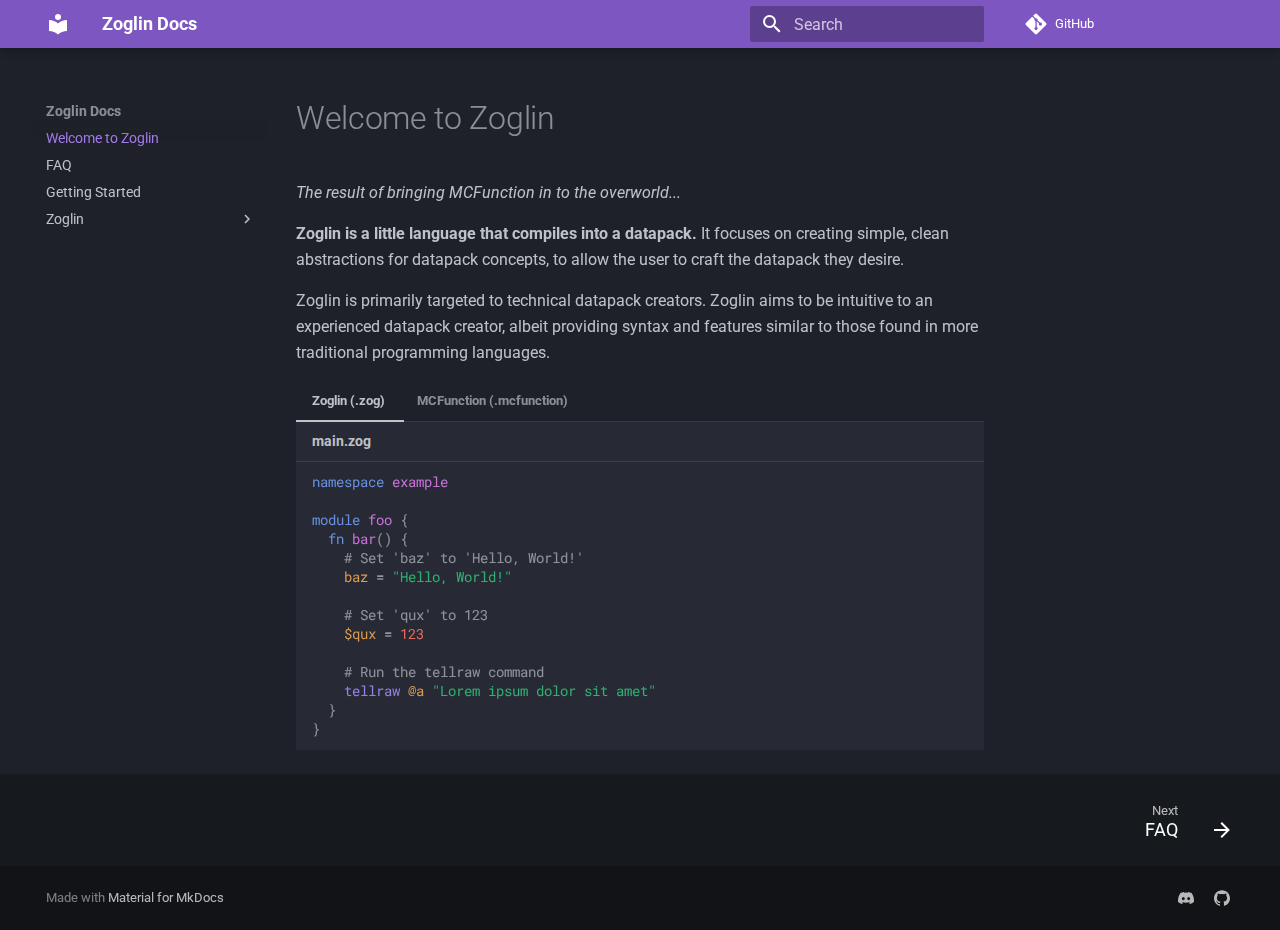
<file: index.html>
<!doctype html>
<html lang="en" class="no-js">
  <head>
    
      <meta charset="utf-8">
      <meta name="viewport" content="width=device-width,initial-scale=1">
      
      
      
        <link rel="canonical" href="https://zoglin.dev/">
      
      
      
        <link rel="next" href="faq/">
      
      
      <link rel="icon" href="assets/images/favicon.png">
      <meta name="generator" content="mkdocs-1.6.1, mkdocs-material-9.5.43">
    
    
      
        <title>Zoglin Docs</title>
      
    
    
      <link rel="stylesheet" href="assets/stylesheets/main.0253249f.min.css">
      
        
        <link rel="stylesheet" href="assets/stylesheets/palette.06af60db.min.css">
      
      


    
    
      
    
    
      
        
        
        <link rel="preconnect" href="https://fonts.gstatic.com" crossorigin>
        <link rel="stylesheet" href="https://fonts.googleapis.com/css?family=Roboto:300,300i,400,400i,700,700i%7CRoboto+Mono:400,400i,700,700i&display=fallback">
        <style>:root{--md-text-font:"Roboto";--md-code-font:"Roboto Mono"}</style>
      
    
    
      <link rel="stylesheet" href="stylesheets/extra.css">
    
    <script>__md_scope=new URL(".",location),__md_hash=e=>[...e].reduce(((e,_)=>(e<<5)-e+_.charCodeAt(0)),0),__md_get=(e,_=localStorage,t=__md_scope)=>JSON.parse(_.getItem(t.pathname+"."+e)),__md_set=(e,_,t=localStorage,a=__md_scope)=>{try{t.setItem(a.pathname+"."+e,JSON.stringify(_))}catch(e){}}</script>
    
      

    
    
    
  </head>
  
  
    
    
    
    
    
    <body dir="ltr" data-md-color-scheme="slate" data-md-color-primary="deep-purple" data-md-color-accent="purple">
  
    
    <input class="md-toggle" data-md-toggle="drawer" type="checkbox" id="__drawer" autocomplete="off">
    <input class="md-toggle" data-md-toggle="search" type="checkbox" id="__search" autocomplete="off">
    <label class="md-overlay" for="__drawer"></label>
    <div data-md-component="skip">
      
        
        <a href="#welcome-to-zoglin" class="md-skip">
          Skip to content
        </a>
      
    </div>
    <div data-md-component="announce">
      
    </div>
    
    
      

  

<header class="md-header md-header--shadow" data-md-component="header">
  <nav class="md-header__inner md-grid" aria-label="Header">
    <a href="." title="Zoglin Docs" class="md-header__button md-logo" aria-label="Zoglin Docs" data-md-component="logo">
      
  
  <svg xmlns="http://www.w3.org/2000/svg" viewBox="0 0 24 24"><path d="M12 8a3 3 0 0 0 3-3 3 3 0 0 0-3-3 3 3 0 0 0-3 3 3 3 0 0 0 3 3m0 3.54C9.64 9.35 6.5 8 3 8v11c3.5 0 6.64 1.35 9 3.54 2.36-2.19 5.5-3.54 9-3.54V8c-3.5 0-6.64 1.35-9 3.54"/></svg>

    </a>
    <label class="md-header__button md-icon" for="__drawer">
      
      <svg xmlns="http://www.w3.org/2000/svg" viewBox="0 0 24 24"><path d="M3 6h18v2H3zm0 5h18v2H3zm0 5h18v2H3z"/></svg>
    </label>
    <div class="md-header__title" data-md-component="header-title">
      <div class="md-header__ellipsis">
        <div class="md-header__topic">
          <span class="md-ellipsis">
            Zoglin Docs
          </span>
        </div>
        <div class="md-header__topic" data-md-component="header-topic">
          <span class="md-ellipsis">
            
              Welcome to Zoglin
            
          </span>
        </div>
      </div>
    </div>
    
      
    
    
    
    
      <label class="md-header__button md-icon" for="__search">
        
        <svg xmlns="http://www.w3.org/2000/svg" viewBox="0 0 24 24"><path d="M9.5 3A6.5 6.5 0 0 1 16 9.5c0 1.61-.59 3.09-1.56 4.23l.27.27h.79l5 5-1.5 1.5-5-5v-.79l-.27-.27A6.52 6.52 0 0 1 9.5 16 6.5 6.5 0 0 1 3 9.5 6.5 6.5 0 0 1 9.5 3m0 2C7 5 5 7 5 9.5S7 14 9.5 14 14 12 14 9.5 12 5 9.5 5"/></svg>
      </label>
      <div class="md-search" data-md-component="search" role="dialog">
  <label class="md-search__overlay" for="__search"></label>
  <div class="md-search__inner" role="search">
    <form class="md-search__form" name="search">
      <input type="text" class="md-search__input" name="query" aria-label="Search" placeholder="Search" autocapitalize="off" autocorrect="off" autocomplete="off" spellcheck="false" data-md-component="search-query" required>
      <label class="md-search__icon md-icon" for="__search">
        
        <svg xmlns="http://www.w3.org/2000/svg" viewBox="0 0 24 24"><path d="M9.5 3A6.5 6.5 0 0 1 16 9.5c0 1.61-.59 3.09-1.56 4.23l.27.27h.79l5 5-1.5 1.5-5-5v-.79l-.27-.27A6.52 6.52 0 0 1 9.5 16 6.5 6.5 0 0 1 3 9.5 6.5 6.5 0 0 1 9.5 3m0 2C7 5 5 7 5 9.5S7 14 9.5 14 14 12 14 9.5 12 5 9.5 5"/></svg>
        
        <svg xmlns="http://www.w3.org/2000/svg" viewBox="0 0 24 24"><path d="M20 11v2H8l5.5 5.5-1.42 1.42L4.16 12l7.92-7.92L13.5 5.5 8 11z"/></svg>
      </label>
      <nav class="md-search__options" aria-label="Search">
        
        <button type="reset" class="md-search__icon md-icon" title="Clear" aria-label="Clear" tabindex="-1">
          
          <svg xmlns="http://www.w3.org/2000/svg" viewBox="0 0 24 24"><path d="M19 6.41 17.59 5 12 10.59 6.41 5 5 6.41 10.59 12 5 17.59 6.41 19 12 13.41 17.59 19 19 17.59 13.41 12z"/></svg>
        </button>
      </nav>
      
    </form>
    <div class="md-search__output">
      <div class="md-search__scrollwrap" tabindex="0" data-md-scrollfix>
        <div class="md-search-result" data-md-component="search-result">
          <div class="md-search-result__meta">
            Initializing search
          </div>
          <ol class="md-search-result__list" role="presentation"></ol>
        </div>
      </div>
    </div>
  </div>
</div>
    
    
      <div class="md-header__source">
        <a href="https://github.com/GMDU/zoglin/" title="Go to repository" class="md-source" data-md-component="source">
  <div class="md-source__icon md-icon">
    
    <svg xmlns="http://www.w3.org/2000/svg" viewBox="0 0 448 512"><!--! Font Awesome Free 6.6.0 by @fontawesome - https://fontawesome.com License - https://fontawesome.com/license/free (Icons: CC BY 4.0, Fonts: SIL OFL 1.1, Code: MIT License) Copyright 2024 Fonticons, Inc.--><path d="M439.55 236.05 244 40.45a28.87 28.87 0 0 0-40.81 0l-40.66 40.63 51.52 51.52c27.06-9.14 52.68 16.77 43.39 43.68l49.66 49.66c34.23-11.8 61.18 31 35.47 56.69-26.49 26.49-70.21-2.87-56-37.34L240.22 199v121.85c25.3 12.54 22.26 41.85 9.08 55a34.34 34.34 0 0 1-48.55 0c-17.57-17.6-11.07-46.91 11.25-56v-123c-20.8-8.51-24.6-30.74-18.64-45L142.57 101 8.45 235.14a28.86 28.86 0 0 0 0 40.81l195.61 195.6a28.86 28.86 0 0 0 40.8 0l194.69-194.69a28.86 28.86 0 0 0 0-40.81"/></svg>
  </div>
  <div class="md-source__repository">
    GitHub
  </div>
</a>
      </div>
    
  </nav>
  
</header>
    
    <div class="md-container" data-md-component="container">
      
      
        
          
        
      
      <main class="md-main" data-md-component="main">
        <div class="md-main__inner md-grid">
          
            
              
              <div class="md-sidebar md-sidebar--primary" data-md-component="sidebar" data-md-type="navigation" >
                <div class="md-sidebar__scrollwrap">
                  <div class="md-sidebar__inner">
                    



<nav class="md-nav md-nav--primary" aria-label="Navigation" data-md-level="0">
  <label class="md-nav__title" for="__drawer">
    <a href="." title="Zoglin Docs" class="md-nav__button md-logo" aria-label="Zoglin Docs" data-md-component="logo">
      
  
  <svg xmlns="http://www.w3.org/2000/svg" viewBox="0 0 24 24"><path d="M12 8a3 3 0 0 0 3-3 3 3 0 0 0-3-3 3 3 0 0 0-3 3 3 3 0 0 0 3 3m0 3.54C9.64 9.35 6.5 8 3 8v11c3.5 0 6.64 1.35 9 3.54 2.36-2.19 5.5-3.54 9-3.54V8c-3.5 0-6.64 1.35-9 3.54"/></svg>

    </a>
    Zoglin Docs
  </label>
  
    <div class="md-nav__source">
      <a href="https://github.com/GMDU/zoglin/" title="Go to repository" class="md-source" data-md-component="source">
  <div class="md-source__icon md-icon">
    
    <svg xmlns="http://www.w3.org/2000/svg" viewBox="0 0 448 512"><!--! Font Awesome Free 6.6.0 by @fontawesome - https://fontawesome.com License - https://fontawesome.com/license/free (Icons: CC BY 4.0, Fonts: SIL OFL 1.1, Code: MIT License) Copyright 2024 Fonticons, Inc.--><path d="M439.55 236.05 244 40.45a28.87 28.87 0 0 0-40.81 0l-40.66 40.63 51.52 51.52c27.06-9.14 52.68 16.77 43.39 43.68l49.66 49.66c34.23-11.8 61.18 31 35.47 56.69-26.49 26.49-70.21-2.87-56-37.34L240.22 199v121.85c25.3 12.54 22.26 41.85 9.08 55a34.34 34.34 0 0 1-48.55 0c-17.57-17.6-11.07-46.91 11.25-56v-123c-20.8-8.51-24.6-30.74-18.64-45L142.57 101 8.45 235.14a28.86 28.86 0 0 0 0 40.81l195.61 195.6a28.86 28.86 0 0 0 40.8 0l194.69-194.69a28.86 28.86 0 0 0 0-40.81"/></svg>
  </div>
  <div class="md-source__repository">
    GitHub
  </div>
</a>
    </div>
  
  <ul class="md-nav__list" data-md-scrollfix>
    
      
      
  
  
    
  
  
  
    <li class="md-nav__item md-nav__item--active">
      
      <input class="md-nav__toggle md-toggle" type="checkbox" id="__toc">
      
      
        
      
      
      <a href="." class="md-nav__link md-nav__link--active">
        
  
  <span class="md-ellipsis">
    Welcome to Zoglin
  </span>
  

      </a>
      
    </li>
  

    
      
      
  
  
  
  
    <li class="md-nav__item">
      <a href="faq/" class="md-nav__link">
        
  
  <span class="md-ellipsis">
    FAQ
  </span>
  

      </a>
    </li>
  

    
      
      
  
  
  
  
    <li class="md-nav__item">
      <a href="getting-started/" class="md-nav__link">
        
  
  <span class="md-ellipsis">
    Getting Started
  </span>
  

      </a>
    </li>
  

    
      
      
  
  
  
  
    
    
      
        
      
        
      
        
      
        
      
        
      
        
      
        
      
    
    
    
    <li class="md-nav__item md-nav__item--nested">
      
        
        
        <input class="md-nav__toggle md-toggle " type="checkbox" id="__nav_4" >
        
          
          <label class="md-nav__link" for="__nav_4" id="__nav_4_label" tabindex="0">
            
  
  <span class="md-ellipsis">
    Zoglin
  </span>
  

            <span class="md-nav__icon md-icon"></span>
          </label>
        
        <nav class="md-nav" data-md-level="1" aria-labelledby="__nav_4_label" aria-expanded="false">
          <label class="md-nav__title" for="__nav_4">
            <span class="md-nav__icon md-icon"></span>
            Zoglin
          </label>
          <ul class="md-nav__list" data-md-scrollfix>
            
              
                
  
  
  
  
    <li class="md-nav__item">
      <a href="zoglin/project-structure/" class="md-nav__link">
        
  
  <span class="md-ellipsis">
    Project Structure
  </span>
  

      </a>
    </li>
  

              
            
              
                
  
  
  
  
    <li class="md-nav__item">
      <a href="zoglin/functions/" class="md-nav__link">
        
  
  <span class="md-ellipsis">
    Functions
  </span>
  

      </a>
    </li>
  

              
            
              
                
  
  
  
  
    <li class="md-nav__item">
      <a href="zoglin/resource-locations/" class="md-nav__link">
        
  
  <span class="md-ellipsis">
    Resource Locations
  </span>
  

      </a>
    </li>
  

              
            
              
                
  
  
  
  
    <li class="md-nav__item">
      <a href="zoglin/statements/" class="md-nav__link">
        
  
  <span class="md-ellipsis">
    Statements
  </span>
  

      </a>
    </li>
  

              
            
              
                
  
  
  
  
    <li class="md-nav__item">
      <a href="zoglin/variables/" class="md-nav__link">
        
  
  <span class="md-ellipsis">
    Variables
  </span>
  

      </a>
    </li>
  

              
            
              
                
  
  
  
  
    <li class="md-nav__item">
      <a href="zoglin/compile-time/" class="md-nav__link">
        
  
  <span class="md-ellipsis">
    Compile time
  </span>
  

      </a>
    </li>
  

              
            
              
                
  
  
  
  
    <li class="md-nav__item">
      <a href="zoglin/resources/" class="md-nav__link">
        
  
  <span class="md-ellipsis">
    Resources and Assets
  </span>
  

      </a>
    </li>
  

              
            
          </ul>
        </nav>
      
    </li>
  

    
  </ul>
</nav>
                  </div>
                </div>
              </div>
            
            
              
              <div class="md-sidebar md-sidebar--secondary" data-md-component="sidebar" data-md-type="toc" >
                <div class="md-sidebar__scrollwrap">
                  <div class="md-sidebar__inner">
                    

<nav class="md-nav md-nav--secondary" aria-label="Table of contents">
  
  
  
    
  
  
</nav>
                  </div>
                </div>
              </div>
            
          
          
            <div class="md-content" data-md-component="content">
              <article class="md-content__inner md-typeset">
                
                  

  
  


<h1 id="welcome-to-zoglin">Welcome to Zoglin</h1>
<p><em>The result of bringing MCFunction in to the overworld...</em></p>
<p><strong>Zoglin is a little language that compiles into a datapack.</strong>
It focuses on creating simple, clean abstractions for datapack concepts,
to allow the user to craft the datapack they desire.</p>
<p>Zoglin is primarily targeted to technical datapack creators. Zoglin aims to be
intuitive to an experienced datapack creator, albeit providing syntax and
features similar to those found in more traditional programming languages.</p>
<div class="tabbed-set tabbed-alternate" data-tabs="1:2"><input checked="checked" id="__tabbed_1_1" name="__tabbed_1" type="radio" /><input id="__tabbed_1_2" name="__tabbed_1" type="radio" /><div class="tabbed-labels"><label for="__tabbed_1_1">Zoglin (.zog)</label><label for="__tabbed_1_2">MCFunction (.mcfunction)</label></div>
<div class="tabbed-content">
<div class="tabbed-block">
<div class="highlight"><span class="filename">main.zog</span><pre><span></span><code><span class="kd">namespace</span><span class="nn"> example</span>

<span class="kd">module</span><span class="nc"> foo</span><span class="err"> </span><span class="p">{</span>
<span class="err">  </span><span class="kd">fn</span><span class="err"> </span><span class="nf">bar</span><span class="p">()</span><span class="err"> </span><span class="p">{</span>
<span class="err">    </span><span class="c"># Set &#39;baz&#39; to &#39;Hello, World!&#39;</span>
<span class="err">    </span><span class="nv">baz</span><span class="err"> = </span><span class="s2">&quot;Hello, World!&quot;</span>

<span class="err">    </span><span class="c"># Set &#39;qux&#39; to 123</span>
<span class="err">    </span><span class="nv">$qux</span><span class="err"> = </span><span class="mi">123</span>

<span class="err">    </span><span class="c"># Run the tellraw command</span>
<span class="w">    </span><span class="nb">tellraw</span><span class="w"> </span><span class="nv">@a</span><span class="w"> </span><span class="s2">&quot;Lorem ipsum dolor sit amet&quot;</span>
<span class="err">  </span><span class="p">}</span>
<span class="p">}</span>
</code></pre></div>
</div>
<div class="tabbed-block">
<div class="highlight"><span class="filename">example:foo/bar</span><pre><span></span><code><span class="c1"># Set &#39;baz&#39; to &#39;Hello, World!&#39;</span>
<span class="nb">data</span><span class="w"> </span><span class="kc">modify</span><span class="w"> </span><span class="kc">storage</span><span class="w"> </span><span class="nf">example:foo/bar</span><span class="w"> </span><span class="kc">baz</span><span class="w"> </span><span class="kc">set</span><span class="w"> </span><span class="kc">value</span><span class="w"> </span><span class="s2">&quot;Hello, World!&quot;</span>

<span class="c1"># Set &#39;qux&#39; to 123</span>
<span class="nb">scoreboard</span><span class="w"> </span><span class="kc">players</span><span class="w"> </span><span class="kc">set</span><span class="w"> </span><span class="vm">$qux</span><span class="w"> </span><span class="kc">example.foo.bar</span><span class="w"> </span><span class="mf">123</span>

<span class="c1"># Run the tellraw command</span>
<span class="nb">tellraw</span><span class="w"> </span><span class="nv">@a</span><span class="w"> </span><span class="s2">&quot;Lorem ipsum dolor sit amet&quot;</span>
</code></pre></div>
</div>
</div>
</div>












                
              </article>
            </div>
          
          
<script>var target=document.getElementById(location.hash.slice(1));target&&target.name&&(target.checked=target.name.startsWith("__tabbed_"))</script>
        </div>
        
          <button type="button" class="md-top md-icon" data-md-component="top" hidden>
  
  <svg xmlns="http://www.w3.org/2000/svg" viewBox="0 0 24 24"><path d="M13 20h-2V8l-5.5 5.5-1.42-1.42L12 4.16l7.92 7.92-1.42 1.42L13 8z"/></svg>
  Back to top
</button>
        
      </main>
      
        <footer class="md-footer">
  
    
      
      <nav class="md-footer__inner md-grid" aria-label="Footer" >
        
        
          
          <a href="faq/" class="md-footer__link md-footer__link--next" aria-label="Next: FAQ">
            <div class="md-footer__title">
              <span class="md-footer__direction">
                Next
              </span>
              <div class="md-ellipsis">
                FAQ
              </div>
            </div>
            <div class="md-footer__button md-icon">
              
              <svg xmlns="http://www.w3.org/2000/svg" viewBox="0 0 24 24"><path d="M4 11v2h12l-5.5 5.5 1.42 1.42L19.84 12l-7.92-7.92L10.5 5.5 16 11z"/></svg>
            </div>
          </a>
        
      </nav>
    
  
  <div class="md-footer-meta md-typeset">
    <div class="md-footer-meta__inner md-grid">
      <div class="md-copyright">
  
  
    Made with
    <a href="https://squidfunk.github.io/mkdocs-material/" target="_blank" rel="noopener">
      Material for MkDocs
    </a>
  
</div>
      
        <div class="md-social">
  
    
    
    
    
      
      
    
    <a href="https://datapack.dev/discord" target="_blank" rel="noopener" title="datapack.dev" class="md-social__link">
      <svg xmlns="http://www.w3.org/2000/svg" viewBox="0 0 24 24"><path d="M20.317 4.37a19.8 19.8 0 0 0-4.885-1.515.074.074 0 0 0-.079.037c-.21.375-.444.864-.608 1.25a18.3 18.3 0 0 0-5.487 0 13 13 0 0 0-.617-1.25.08.08 0 0 0-.079-.037A19.7 19.7 0 0 0 3.677 4.37a.1.1 0 0 0-.032.027C.533 9.046-.32 13.58.099 18.057a.08.08 0 0 0 .031.057 19.9 19.9 0 0 0 5.993 3.03.08.08 0 0 0 .084-.028c.462-.63.874-1.295 1.226-1.994a.076.076 0 0 0-.041-.106 13 13 0 0 1-1.872-.892.077.077 0 0 1-.008-.128 10 10 0 0 0 .372-.292.07.07 0 0 1 .077-.01c3.928 1.793 8.18 1.793 12.062 0a.07.07 0 0 1 .078.01c.12.098.246.198.373.292a.077.077 0 0 1-.006.127 12.3 12.3 0 0 1-1.873.892.077.077 0 0 0-.041.107c.36.698.772 1.362 1.225 1.993a.08.08 0 0 0 .084.028 19.8 19.8 0 0 0 6.002-3.03.08.08 0 0 0 .032-.054c.5-5.177-.838-9.674-3.549-13.66a.06.06 0 0 0-.031-.03M8.02 15.33c-1.182 0-2.157-1.085-2.157-2.419 0-1.333.956-2.419 2.157-2.419 1.21 0 2.176 1.096 2.157 2.42 0 1.333-.956 2.418-2.157 2.418m7.975 0c-1.183 0-2.157-1.085-2.157-2.419 0-1.333.955-2.419 2.157-2.419 1.21 0 2.176 1.096 2.157 2.42 0 1.333-.946 2.418-2.157 2.418"/></svg>
    </a>
  
    
    
    
    
      
      
    
    <a href="https://github.com/GMDU" target="_blank" rel="noopener" title="github.com" class="md-social__link">
      <svg xmlns="http://www.w3.org/2000/svg" viewBox="0 0 24 24"><path d="M12 .297c-6.63 0-12 5.373-12 12 0 5.303 3.438 9.8 8.205 11.385.6.113.82-.258.82-.577 0-.285-.01-1.04-.015-2.04-3.338.724-4.042-1.61-4.042-1.61C4.422 18.07 3.633 17.7 3.633 17.7c-1.087-.744.084-.729.084-.729 1.205.084 1.838 1.236 1.838 1.236 1.07 1.835 2.809 1.305 3.495.998.108-.776.417-1.305.76-1.605-2.665-.3-5.466-1.332-5.466-5.93 0-1.31.465-2.38 1.235-3.22-.135-.303-.54-1.523.105-3.176 0 0 1.005-.322 3.3 1.23.96-.267 1.98-.399 3-.405 1.02.006 2.04.138 3 .405 2.28-1.552 3.285-1.23 3.285-1.23.645 1.653.24 2.873.12 3.176.765.84 1.23 1.91 1.23 3.22 0 4.61-2.805 5.625-5.475 5.92.42.36.81 1.096.81 2.22 0 1.606-.015 2.896-.015 3.286 0 .315.21.69.825.57C20.565 22.092 24 17.592 24 12.297c0-6.627-5.373-12-12-12"/></svg>
    </a>
  
</div>
      
    </div>
  </div>
</footer>
      
    </div>
    <div class="md-dialog" data-md-component="dialog">
      <div class="md-dialog__inner md-typeset"></div>
    </div>
    
    
    <script id="__config" type="application/json">{"base": ".", "features": ["navigation.top", "navigation.footer", "navigation.indexes"], "search": "assets/javascripts/workers/search.6ce7567c.min.js", "translations": {"clipboard.copied": "Copied to clipboard", "clipboard.copy": "Copy to clipboard", "search.result.more.one": "1 more on this page", "search.result.more.other": "# more on this page", "search.result.none": "No matching documents", "search.result.one": "1 matching document", "search.result.other": "# matching documents", "search.result.placeholder": "Type to start searching", "search.result.term.missing": "Missing", "select.version": "Select version"}}</script>
    
    
      <script src="assets/javascripts/bundle.83f73b43.min.js"></script>
      
    
  </body>
</html>
</file>
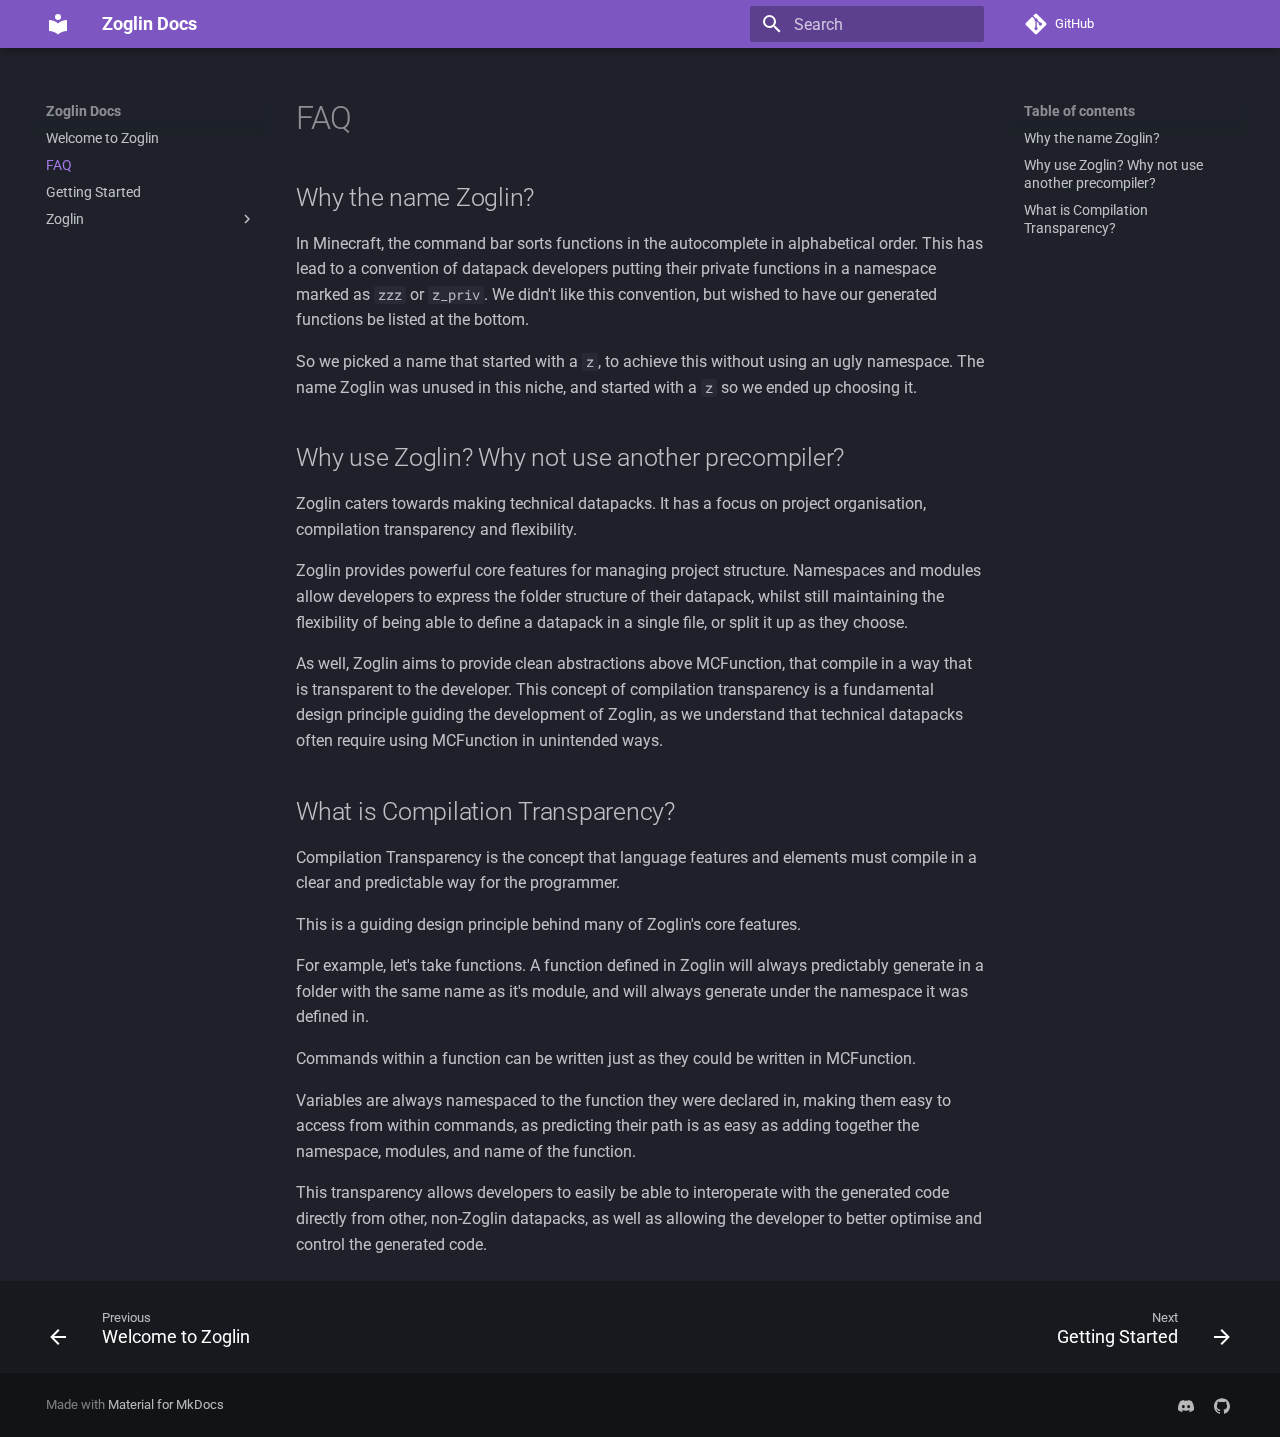
<file: faq/index.html>
<!doctype html>
<html lang="en" class="no-js">
  <head>
    
      <meta charset="utf-8">
      <meta name="viewport" content="width=device-width,initial-scale=1">
      
      
      
        <link rel="canonical" href="https://zoglin.dev/faq/">
      
      
        <link rel="prev" href="..">
      
      
        <link rel="next" href="../getting-started/">
      
      
      <link rel="icon" href="../assets/images/favicon.png">
      <meta name="generator" content="mkdocs-1.6.1, mkdocs-material-9.5.43">
    
    
      
        <title>FAQ - Zoglin Docs</title>
      
    
    
      <link rel="stylesheet" href="../assets/stylesheets/main.0253249f.min.css">
      
        
        <link rel="stylesheet" href="../assets/stylesheets/palette.06af60db.min.css">
      
      


    
    
      
    
    
      
        
        
        <link rel="preconnect" href="https://fonts.gstatic.com" crossorigin>
        <link rel="stylesheet" href="https://fonts.googleapis.com/css?family=Roboto:300,300i,400,400i,700,700i%7CRoboto+Mono:400,400i,700,700i&display=fallback">
        <style>:root{--md-text-font:"Roboto";--md-code-font:"Roboto Mono"}</style>
      
    
    
      <link rel="stylesheet" href="../stylesheets/extra.css">
    
    <script>__md_scope=new URL("..",location),__md_hash=e=>[...e].reduce(((e,_)=>(e<<5)-e+_.charCodeAt(0)),0),__md_get=(e,_=localStorage,t=__md_scope)=>JSON.parse(_.getItem(t.pathname+"."+e)),__md_set=(e,_,t=localStorage,a=__md_scope)=>{try{t.setItem(a.pathname+"."+e,JSON.stringify(_))}catch(e){}}</script>
    
      

    
    
    
  </head>
  
  
    
    
    
    
    
    <body dir="ltr" data-md-color-scheme="slate" data-md-color-primary="deep-purple" data-md-color-accent="purple">
  
    
    <input class="md-toggle" data-md-toggle="drawer" type="checkbox" id="__drawer" autocomplete="off">
    <input class="md-toggle" data-md-toggle="search" type="checkbox" id="__search" autocomplete="off">
    <label class="md-overlay" for="__drawer"></label>
    <div data-md-component="skip">
      
        
        <a href="#faq" class="md-skip">
          Skip to content
        </a>
      
    </div>
    <div data-md-component="announce">
      
    </div>
    
    
      

  

<header class="md-header md-header--shadow" data-md-component="header">
  <nav class="md-header__inner md-grid" aria-label="Header">
    <a href=".." title="Zoglin Docs" class="md-header__button md-logo" aria-label="Zoglin Docs" data-md-component="logo">
      
  
  <svg xmlns="http://www.w3.org/2000/svg" viewBox="0 0 24 24"><path d="M12 8a3 3 0 0 0 3-3 3 3 0 0 0-3-3 3 3 0 0 0-3 3 3 3 0 0 0 3 3m0 3.54C9.64 9.35 6.5 8 3 8v11c3.5 0 6.64 1.35 9 3.54 2.36-2.19 5.5-3.54 9-3.54V8c-3.5 0-6.64 1.35-9 3.54"/></svg>

    </a>
    <label class="md-header__button md-icon" for="__drawer">
      
      <svg xmlns="http://www.w3.org/2000/svg" viewBox="0 0 24 24"><path d="M3 6h18v2H3zm0 5h18v2H3zm0 5h18v2H3z"/></svg>
    </label>
    <div class="md-header__title" data-md-component="header-title">
      <div class="md-header__ellipsis">
        <div class="md-header__topic">
          <span class="md-ellipsis">
            Zoglin Docs
          </span>
        </div>
        <div class="md-header__topic" data-md-component="header-topic">
          <span class="md-ellipsis">
            
              FAQ
            
          </span>
        </div>
      </div>
    </div>
    
      
    
    
    
    
      <label class="md-header__button md-icon" for="__search">
        
        <svg xmlns="http://www.w3.org/2000/svg" viewBox="0 0 24 24"><path d="M9.5 3A6.5 6.5 0 0 1 16 9.5c0 1.61-.59 3.09-1.56 4.23l.27.27h.79l5 5-1.5 1.5-5-5v-.79l-.27-.27A6.52 6.52 0 0 1 9.5 16 6.5 6.5 0 0 1 3 9.5 6.5 6.5 0 0 1 9.5 3m0 2C7 5 5 7 5 9.5S7 14 9.5 14 14 12 14 9.5 12 5 9.5 5"/></svg>
      </label>
      <div class="md-search" data-md-component="search" role="dialog">
  <label class="md-search__overlay" for="__search"></label>
  <div class="md-search__inner" role="search">
    <form class="md-search__form" name="search">
      <input type="text" class="md-search__input" name="query" aria-label="Search" placeholder="Search" autocapitalize="off" autocorrect="off" autocomplete="off" spellcheck="false" data-md-component="search-query" required>
      <label class="md-search__icon md-icon" for="__search">
        
        <svg xmlns="http://www.w3.org/2000/svg" viewBox="0 0 24 24"><path d="M9.5 3A6.5 6.5 0 0 1 16 9.5c0 1.61-.59 3.09-1.56 4.23l.27.27h.79l5 5-1.5 1.5-5-5v-.79l-.27-.27A6.52 6.52 0 0 1 9.5 16 6.5 6.5 0 0 1 3 9.5 6.5 6.5 0 0 1 9.5 3m0 2C7 5 5 7 5 9.5S7 14 9.5 14 14 12 14 9.5 12 5 9.5 5"/></svg>
        
        <svg xmlns="http://www.w3.org/2000/svg" viewBox="0 0 24 24"><path d="M20 11v2H8l5.5 5.5-1.42 1.42L4.16 12l7.92-7.92L13.5 5.5 8 11z"/></svg>
      </label>
      <nav class="md-search__options" aria-label="Search">
        
        <button type="reset" class="md-search__icon md-icon" title="Clear" aria-label="Clear" tabindex="-1">
          
          <svg xmlns="http://www.w3.org/2000/svg" viewBox="0 0 24 24"><path d="M19 6.41 17.59 5 12 10.59 6.41 5 5 6.41 10.59 12 5 17.59 6.41 19 12 13.41 17.59 19 19 17.59 13.41 12z"/></svg>
        </button>
      </nav>
      
    </form>
    <div class="md-search__output">
      <div class="md-search__scrollwrap" tabindex="0" data-md-scrollfix>
        <div class="md-search-result" data-md-component="search-result">
          <div class="md-search-result__meta">
            Initializing search
          </div>
          <ol class="md-search-result__list" role="presentation"></ol>
        </div>
      </div>
    </div>
  </div>
</div>
    
    
      <div class="md-header__source">
        <a href="https://github.com/GMDU/zoglin/" title="Go to repository" class="md-source" data-md-component="source">
  <div class="md-source__icon md-icon">
    
    <svg xmlns="http://www.w3.org/2000/svg" viewBox="0 0 448 512"><!--! Font Awesome Free 6.6.0 by @fontawesome - https://fontawesome.com License - https://fontawesome.com/license/free (Icons: CC BY 4.0, Fonts: SIL OFL 1.1, Code: MIT License) Copyright 2024 Fonticons, Inc.--><path d="M439.55 236.05 244 40.45a28.87 28.87 0 0 0-40.81 0l-40.66 40.63 51.52 51.52c27.06-9.14 52.68 16.77 43.39 43.68l49.66 49.66c34.23-11.8 61.18 31 35.47 56.69-26.49 26.49-70.21-2.87-56-37.34L240.22 199v121.85c25.3 12.54 22.26 41.85 9.08 55a34.34 34.34 0 0 1-48.55 0c-17.57-17.6-11.07-46.91 11.25-56v-123c-20.8-8.51-24.6-30.74-18.64-45L142.57 101 8.45 235.14a28.86 28.86 0 0 0 0 40.81l195.61 195.6a28.86 28.86 0 0 0 40.8 0l194.69-194.69a28.86 28.86 0 0 0 0-40.81"/></svg>
  </div>
  <div class="md-source__repository">
    GitHub
  </div>
</a>
      </div>
    
  </nav>
  
</header>
    
    <div class="md-container" data-md-component="container">
      
      
        
          
        
      
      <main class="md-main" data-md-component="main">
        <div class="md-main__inner md-grid">
          
            
              
              <div class="md-sidebar md-sidebar--primary" data-md-component="sidebar" data-md-type="navigation" >
                <div class="md-sidebar__scrollwrap">
                  <div class="md-sidebar__inner">
                    



<nav class="md-nav md-nav--primary" aria-label="Navigation" data-md-level="0">
  <label class="md-nav__title" for="__drawer">
    <a href=".." title="Zoglin Docs" class="md-nav__button md-logo" aria-label="Zoglin Docs" data-md-component="logo">
      
  
  <svg xmlns="http://www.w3.org/2000/svg" viewBox="0 0 24 24"><path d="M12 8a3 3 0 0 0 3-3 3 3 0 0 0-3-3 3 3 0 0 0-3 3 3 3 0 0 0 3 3m0 3.54C9.64 9.35 6.5 8 3 8v11c3.5 0 6.64 1.35 9 3.54 2.36-2.19 5.5-3.54 9-3.54V8c-3.5 0-6.64 1.35-9 3.54"/></svg>

    </a>
    Zoglin Docs
  </label>
  
    <div class="md-nav__source">
      <a href="https://github.com/GMDU/zoglin/" title="Go to repository" class="md-source" data-md-component="source">
  <div class="md-source__icon md-icon">
    
    <svg xmlns="http://www.w3.org/2000/svg" viewBox="0 0 448 512"><!--! Font Awesome Free 6.6.0 by @fontawesome - https://fontawesome.com License - https://fontawesome.com/license/free (Icons: CC BY 4.0, Fonts: SIL OFL 1.1, Code: MIT License) Copyright 2024 Fonticons, Inc.--><path d="M439.55 236.05 244 40.45a28.87 28.87 0 0 0-40.81 0l-40.66 40.63 51.52 51.52c27.06-9.14 52.68 16.77 43.39 43.68l49.66 49.66c34.23-11.8 61.18 31 35.47 56.69-26.49 26.49-70.21-2.87-56-37.34L240.22 199v121.85c25.3 12.54 22.26 41.85 9.08 55a34.34 34.34 0 0 1-48.55 0c-17.57-17.6-11.07-46.91 11.25-56v-123c-20.8-8.51-24.6-30.74-18.64-45L142.57 101 8.45 235.14a28.86 28.86 0 0 0 0 40.81l195.61 195.6a28.86 28.86 0 0 0 40.8 0l194.69-194.69a28.86 28.86 0 0 0 0-40.81"/></svg>
  </div>
  <div class="md-source__repository">
    GitHub
  </div>
</a>
    </div>
  
  <ul class="md-nav__list" data-md-scrollfix>
    
      
      
  
  
  
  
    <li class="md-nav__item">
      <a href=".." class="md-nav__link">
        
  
  <span class="md-ellipsis">
    Welcome to Zoglin
  </span>
  

      </a>
    </li>
  

    
      
      
  
  
    
  
  
  
    <li class="md-nav__item md-nav__item--active">
      
      <input class="md-nav__toggle md-toggle" type="checkbox" id="__toc">
      
      
        
      
      
        <label class="md-nav__link md-nav__link--active" for="__toc">
          
  
  <span class="md-ellipsis">
    FAQ
  </span>
  

          <span class="md-nav__icon md-icon"></span>
        </label>
      
      <a href="./" class="md-nav__link md-nav__link--active">
        
  
  <span class="md-ellipsis">
    FAQ
  </span>
  

      </a>
      
        

<nav class="md-nav md-nav--secondary" aria-label="Table of contents">
  
  
  
    
  
  
    <label class="md-nav__title" for="__toc">
      <span class="md-nav__icon md-icon"></span>
      Table of contents
    </label>
    <ul class="md-nav__list" data-md-component="toc" data-md-scrollfix>
      
        <li class="md-nav__item">
  <a href="#why-the-name-zoglin" class="md-nav__link">
    <span class="md-ellipsis">
      Why the name Zoglin?
    </span>
  </a>
  
</li>
      
        <li class="md-nav__item">
  <a href="#why-use-zoglin-why-not-use-another-precompiler" class="md-nav__link">
    <span class="md-ellipsis">
      Why use Zoglin? Why not use another precompiler?
    </span>
  </a>
  
</li>
      
        <li class="md-nav__item">
  <a href="#what-is-compilation-transparency" class="md-nav__link">
    <span class="md-ellipsis">
      What is Compilation Transparency?
    </span>
  </a>
  
</li>
      
    </ul>
  
</nav>
      
    </li>
  

    
      
      
  
  
  
  
    <li class="md-nav__item">
      <a href="../getting-started/" class="md-nav__link">
        
  
  <span class="md-ellipsis">
    Getting Started
  </span>
  

      </a>
    </li>
  

    
      
      
  
  
  
  
    
    
      
        
      
        
      
        
      
        
      
        
      
        
      
        
      
    
    
    
    <li class="md-nav__item md-nav__item--nested">
      
        
        
        <input class="md-nav__toggle md-toggle " type="checkbox" id="__nav_4" >
        
          
          <label class="md-nav__link" for="__nav_4" id="__nav_4_label" tabindex="0">
            
  
  <span class="md-ellipsis">
    Zoglin
  </span>
  

            <span class="md-nav__icon md-icon"></span>
          </label>
        
        <nav class="md-nav" data-md-level="1" aria-labelledby="__nav_4_label" aria-expanded="false">
          <label class="md-nav__title" for="__nav_4">
            <span class="md-nav__icon md-icon"></span>
            Zoglin
          </label>
          <ul class="md-nav__list" data-md-scrollfix>
            
              
                
  
  
  
  
    <li class="md-nav__item">
      <a href="../zoglin/project-structure/" class="md-nav__link">
        
  
  <span class="md-ellipsis">
    Project Structure
  </span>
  

      </a>
    </li>
  

              
            
              
                
  
  
  
  
    <li class="md-nav__item">
      <a href="../zoglin/functions/" class="md-nav__link">
        
  
  <span class="md-ellipsis">
    Functions
  </span>
  

      </a>
    </li>
  

              
            
              
                
  
  
  
  
    <li class="md-nav__item">
      <a href="../zoglin/resource-locations/" class="md-nav__link">
        
  
  <span class="md-ellipsis">
    Resource Locations
  </span>
  

      </a>
    </li>
  

              
            
              
                
  
  
  
  
    <li class="md-nav__item">
      <a href="../zoglin/statements/" class="md-nav__link">
        
  
  <span class="md-ellipsis">
    Statements
  </span>
  

      </a>
    </li>
  

              
            
              
                
  
  
  
  
    <li class="md-nav__item">
      <a href="../zoglin/variables/" class="md-nav__link">
        
  
  <span class="md-ellipsis">
    Variables
  </span>
  

      </a>
    </li>
  

              
            
              
                
  
  
  
  
    <li class="md-nav__item">
      <a href="../zoglin/compile-time/" class="md-nav__link">
        
  
  <span class="md-ellipsis">
    Compile time
  </span>
  

      </a>
    </li>
  

              
            
              
                
  
  
  
  
    <li class="md-nav__item">
      <a href="../zoglin/resources/" class="md-nav__link">
        
  
  <span class="md-ellipsis">
    Resources and Assets
  </span>
  

      </a>
    </li>
  

              
            
          </ul>
        </nav>
      
    </li>
  

    
  </ul>
</nav>
                  </div>
                </div>
              </div>
            
            
              
              <div class="md-sidebar md-sidebar--secondary" data-md-component="sidebar" data-md-type="toc" >
                <div class="md-sidebar__scrollwrap">
                  <div class="md-sidebar__inner">
                    

<nav class="md-nav md-nav--secondary" aria-label="Table of contents">
  
  
  
    
  
  
    <label class="md-nav__title" for="__toc">
      <span class="md-nav__icon md-icon"></span>
      Table of contents
    </label>
    <ul class="md-nav__list" data-md-component="toc" data-md-scrollfix>
      
        <li class="md-nav__item">
  <a href="#why-the-name-zoglin" class="md-nav__link">
    <span class="md-ellipsis">
      Why the name Zoglin?
    </span>
  </a>
  
</li>
      
        <li class="md-nav__item">
  <a href="#why-use-zoglin-why-not-use-another-precompiler" class="md-nav__link">
    <span class="md-ellipsis">
      Why use Zoglin? Why not use another precompiler?
    </span>
  </a>
  
</li>
      
        <li class="md-nav__item">
  <a href="#what-is-compilation-transparency" class="md-nav__link">
    <span class="md-ellipsis">
      What is Compilation Transparency?
    </span>
  </a>
  
</li>
      
    </ul>
  
</nav>
                  </div>
                </div>
              </div>
            
          
          
            <div class="md-content" data-md-component="content">
              <article class="md-content__inner md-typeset">
                
                  

  
  


<h1 id="faq">FAQ</h1>
<h2 id="why-the-name-zoglin">Why the name Zoglin?</h2>
<p>In Minecraft, the command bar sorts functions in the autocomplete in alphabetical
order. This has lead to a convention of datapack developers putting their private
functions in a namespace marked as <code>zzz</code> or <code>z_priv</code>. We didn't like this
convention, but wished to have our generated functions be listed at the bottom.</p>
<p>So we picked a name that started with a <code>z</code>, to achieve this without using an
ugly namespace. The name Zoglin was unused in this niche, and started with a
<code>z</code> so we ended up choosing it.</p>
<h2 id="why-use-zoglin-why-not-use-another-precompiler">Why use Zoglin? Why not use another precompiler?</h2>
<p>Zoglin caters towards making technical datapacks. It has a focus on project
organisation, compilation transparency and flexibility.</p>
<p>Zoglin provides powerful core features for managing project structure. Namespaces and modules allow developers to express the folder structure of their
datapack, whilst still maintaining the flexibility of being able to define a
datapack in a single file, or split it up as they choose.</p>
<p>As well, Zoglin aims to provide clean abstractions above MCFunction, that compile
in a way that is transparent to the developer. This concept of compilation
transparency is a fundamental design principle guiding the development of Zoglin,
as we understand that technical datapacks often require using MCFunction in
unintended ways.</p>
<h2 id="what-is-compilation-transparency">What is Compilation Transparency?</h2>
<p>Compilation Transparency is the concept that language features and
elements must compile in a clear and predictable way for the programmer.</p>
<p>This is a guiding design principle behind many of Zoglin's core features.</p>
<p>For example, let's take functions. A function defined in Zoglin will always
predictably generate in a folder with the same name as it's module, and will
always generate under the namespace it was defined in.</p>
<p>Commands within a function can be written just as they could be written in MCFunction.</p>
<p>Variables are always namespaced to the function they were declared in, making them easy to
access from within commands, as predicting their path is as easy as adding together the
namespace, modules, and name of the function.</p>
<p>This transparency allows developers to easily be able to interoperate with the generated
code directly from other, non-Zoglin datapacks, as well as allowing the developer to
better optimise and control the generated code.</p>












                
              </article>
            </div>
          
          
<script>var target=document.getElementById(location.hash.slice(1));target&&target.name&&(target.checked=target.name.startsWith("__tabbed_"))</script>
        </div>
        
          <button type="button" class="md-top md-icon" data-md-component="top" hidden>
  
  <svg xmlns="http://www.w3.org/2000/svg" viewBox="0 0 24 24"><path d="M13 20h-2V8l-5.5 5.5-1.42-1.42L12 4.16l7.92 7.92-1.42 1.42L13 8z"/></svg>
  Back to top
</button>
        
      </main>
      
        <footer class="md-footer">
  
    
      
      <nav class="md-footer__inner md-grid" aria-label="Footer" >
        
          
          <a href=".." class="md-footer__link md-footer__link--prev" aria-label="Previous: Welcome to Zoglin">
            <div class="md-footer__button md-icon">
              
              <svg xmlns="http://www.w3.org/2000/svg" viewBox="0 0 24 24"><path d="M20 11v2H8l5.5 5.5-1.42 1.42L4.16 12l7.92-7.92L13.5 5.5 8 11z"/></svg>
            </div>
            <div class="md-footer__title">
              <span class="md-footer__direction">
                Previous
              </span>
              <div class="md-ellipsis">
                Welcome to Zoglin
              </div>
            </div>
          </a>
        
        
          
          <a href="../getting-started/" class="md-footer__link md-footer__link--next" aria-label="Next: Getting Started">
            <div class="md-footer__title">
              <span class="md-footer__direction">
                Next
              </span>
              <div class="md-ellipsis">
                Getting Started
              </div>
            </div>
            <div class="md-footer__button md-icon">
              
              <svg xmlns="http://www.w3.org/2000/svg" viewBox="0 0 24 24"><path d="M4 11v2h12l-5.5 5.5 1.42 1.42L19.84 12l-7.92-7.92L10.5 5.5 16 11z"/></svg>
            </div>
          </a>
        
      </nav>
    
  
  <div class="md-footer-meta md-typeset">
    <div class="md-footer-meta__inner md-grid">
      <div class="md-copyright">
  
  
    Made with
    <a href="https://squidfunk.github.io/mkdocs-material/" target="_blank" rel="noopener">
      Material for MkDocs
    </a>
  
</div>
      
        <div class="md-social">
  
    
    
    
    
      
      
    
    <a href="https://datapack.dev/discord" target="_blank" rel="noopener" title="datapack.dev" class="md-social__link">
      <svg xmlns="http://www.w3.org/2000/svg" viewBox="0 0 24 24"><path d="M20.317 4.37a19.8 19.8 0 0 0-4.885-1.515.074.074 0 0 0-.079.037c-.21.375-.444.864-.608 1.25a18.3 18.3 0 0 0-5.487 0 13 13 0 0 0-.617-1.25.08.08 0 0 0-.079-.037A19.7 19.7 0 0 0 3.677 4.37a.1.1 0 0 0-.032.027C.533 9.046-.32 13.58.099 18.057a.08.08 0 0 0 .031.057 19.9 19.9 0 0 0 5.993 3.03.08.08 0 0 0 .084-.028c.462-.63.874-1.295 1.226-1.994a.076.076 0 0 0-.041-.106 13 13 0 0 1-1.872-.892.077.077 0 0 1-.008-.128 10 10 0 0 0 .372-.292.07.07 0 0 1 .077-.01c3.928 1.793 8.18 1.793 12.062 0a.07.07 0 0 1 .078.01c.12.098.246.198.373.292a.077.077 0 0 1-.006.127 12.3 12.3 0 0 1-1.873.892.077.077 0 0 0-.041.107c.36.698.772 1.362 1.225 1.993a.08.08 0 0 0 .084.028 19.8 19.8 0 0 0 6.002-3.03.08.08 0 0 0 .032-.054c.5-5.177-.838-9.674-3.549-13.66a.06.06 0 0 0-.031-.03M8.02 15.33c-1.182 0-2.157-1.085-2.157-2.419 0-1.333.956-2.419 2.157-2.419 1.21 0 2.176 1.096 2.157 2.42 0 1.333-.956 2.418-2.157 2.418m7.975 0c-1.183 0-2.157-1.085-2.157-2.419 0-1.333.955-2.419 2.157-2.419 1.21 0 2.176 1.096 2.157 2.42 0 1.333-.946 2.418-2.157 2.418"/></svg>
    </a>
  
    
    
    
    
      
      
    
    <a href="https://github.com/GMDU" target="_blank" rel="noopener" title="github.com" class="md-social__link">
      <svg xmlns="http://www.w3.org/2000/svg" viewBox="0 0 24 24"><path d="M12 .297c-6.63 0-12 5.373-12 12 0 5.303 3.438 9.8 8.205 11.385.6.113.82-.258.82-.577 0-.285-.01-1.04-.015-2.04-3.338.724-4.042-1.61-4.042-1.61C4.422 18.07 3.633 17.7 3.633 17.7c-1.087-.744.084-.729.084-.729 1.205.084 1.838 1.236 1.838 1.236 1.07 1.835 2.809 1.305 3.495.998.108-.776.417-1.305.76-1.605-2.665-.3-5.466-1.332-5.466-5.93 0-1.31.465-2.38 1.235-3.22-.135-.303-.54-1.523.105-3.176 0 0 1.005-.322 3.3 1.23.96-.267 1.98-.399 3-.405 1.02.006 2.04.138 3 .405 2.28-1.552 3.285-1.23 3.285-1.23.645 1.653.24 2.873.12 3.176.765.84 1.23 1.91 1.23 3.22 0 4.61-2.805 5.625-5.475 5.92.42.36.81 1.096.81 2.22 0 1.606-.015 2.896-.015 3.286 0 .315.21.69.825.57C20.565 22.092 24 17.592 24 12.297c0-6.627-5.373-12-12-12"/></svg>
    </a>
  
</div>
      
    </div>
  </div>
</footer>
      
    </div>
    <div class="md-dialog" data-md-component="dialog">
      <div class="md-dialog__inner md-typeset"></div>
    </div>
    
    
    <script id="__config" type="application/json">{"base": "..", "features": ["navigation.top", "navigation.footer", "navigation.indexes"], "search": "../assets/javascripts/workers/search.6ce7567c.min.js", "translations": {"clipboard.copied": "Copied to clipboard", "clipboard.copy": "Copy to clipboard", "search.result.more.one": "1 more on this page", "search.result.more.other": "# more on this page", "search.result.none": "No matching documents", "search.result.one": "1 matching document", "search.result.other": "# matching documents", "search.result.placeholder": "Type to start searching", "search.result.term.missing": "Missing", "select.version": "Select version"}}</script>
    
    
      <script src="../assets/javascripts/bundle.83f73b43.min.js"></script>
      
    
  </body>
</html>
</file>
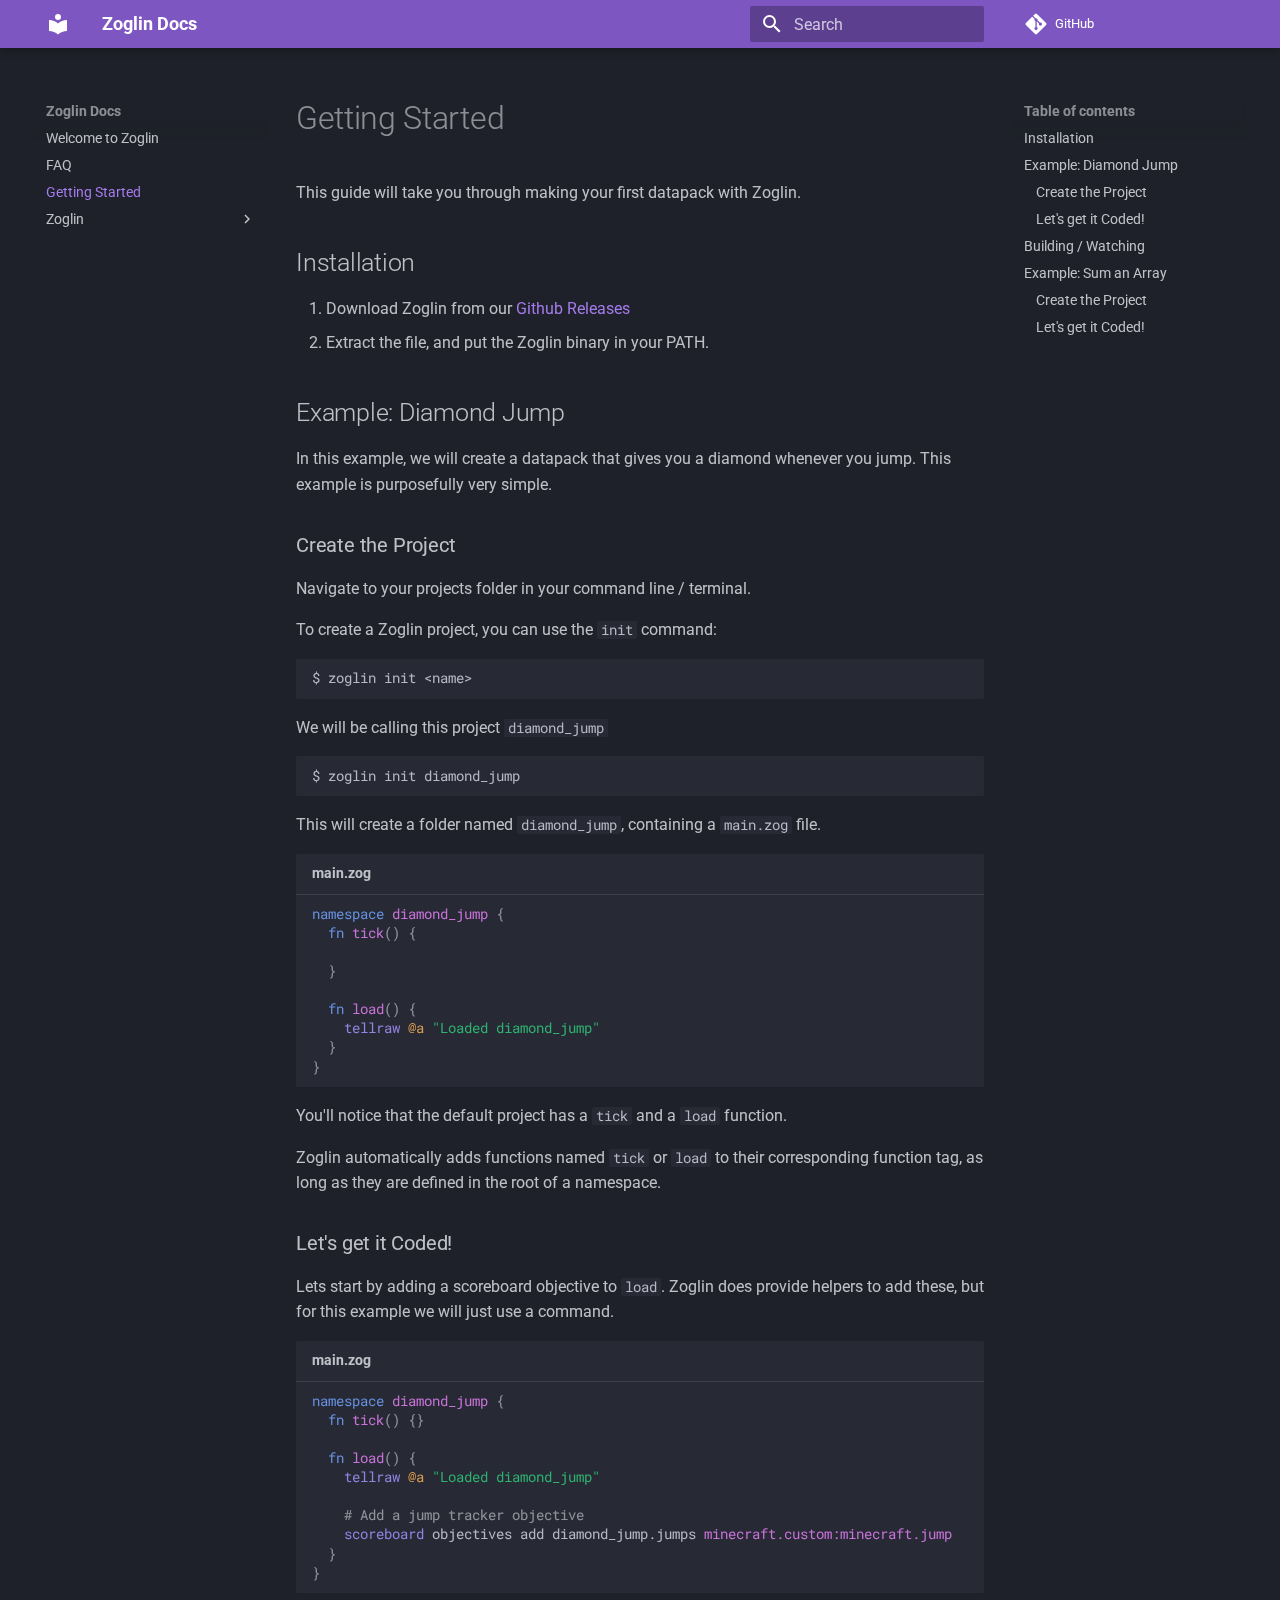
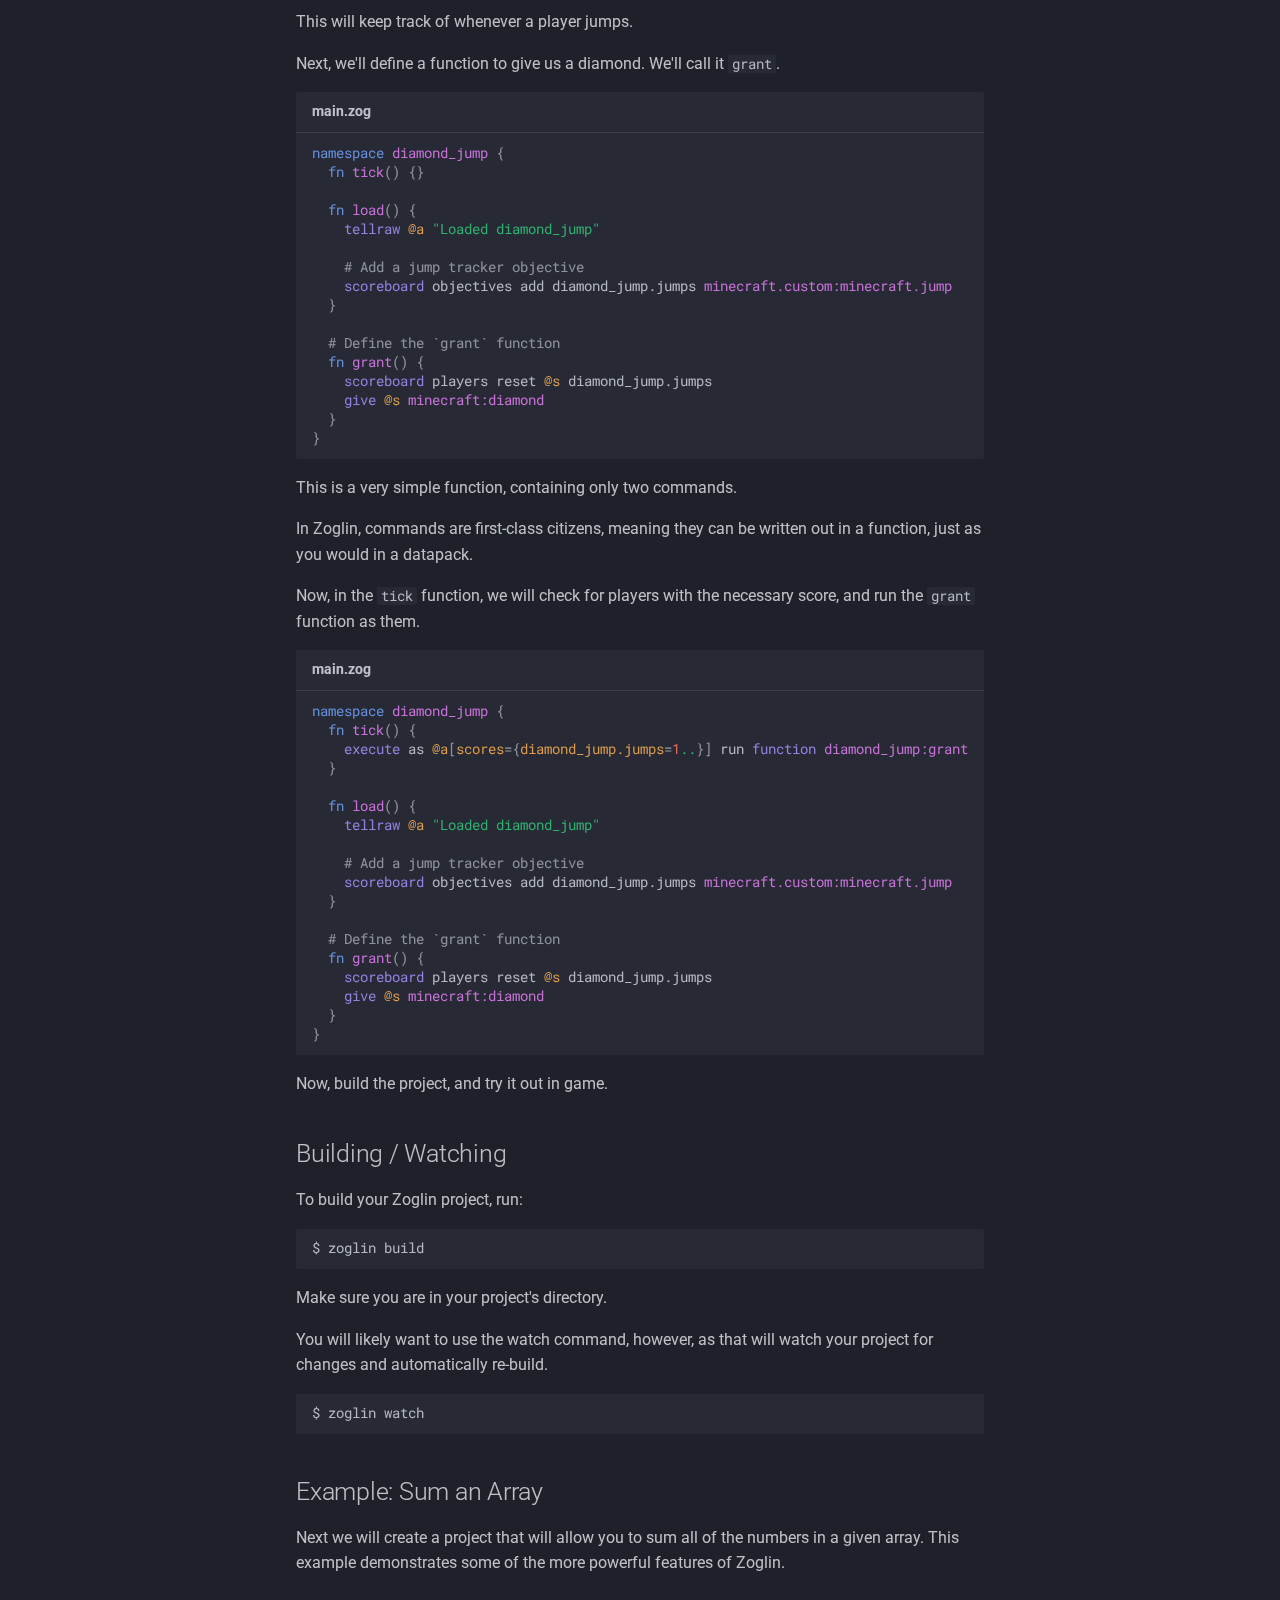
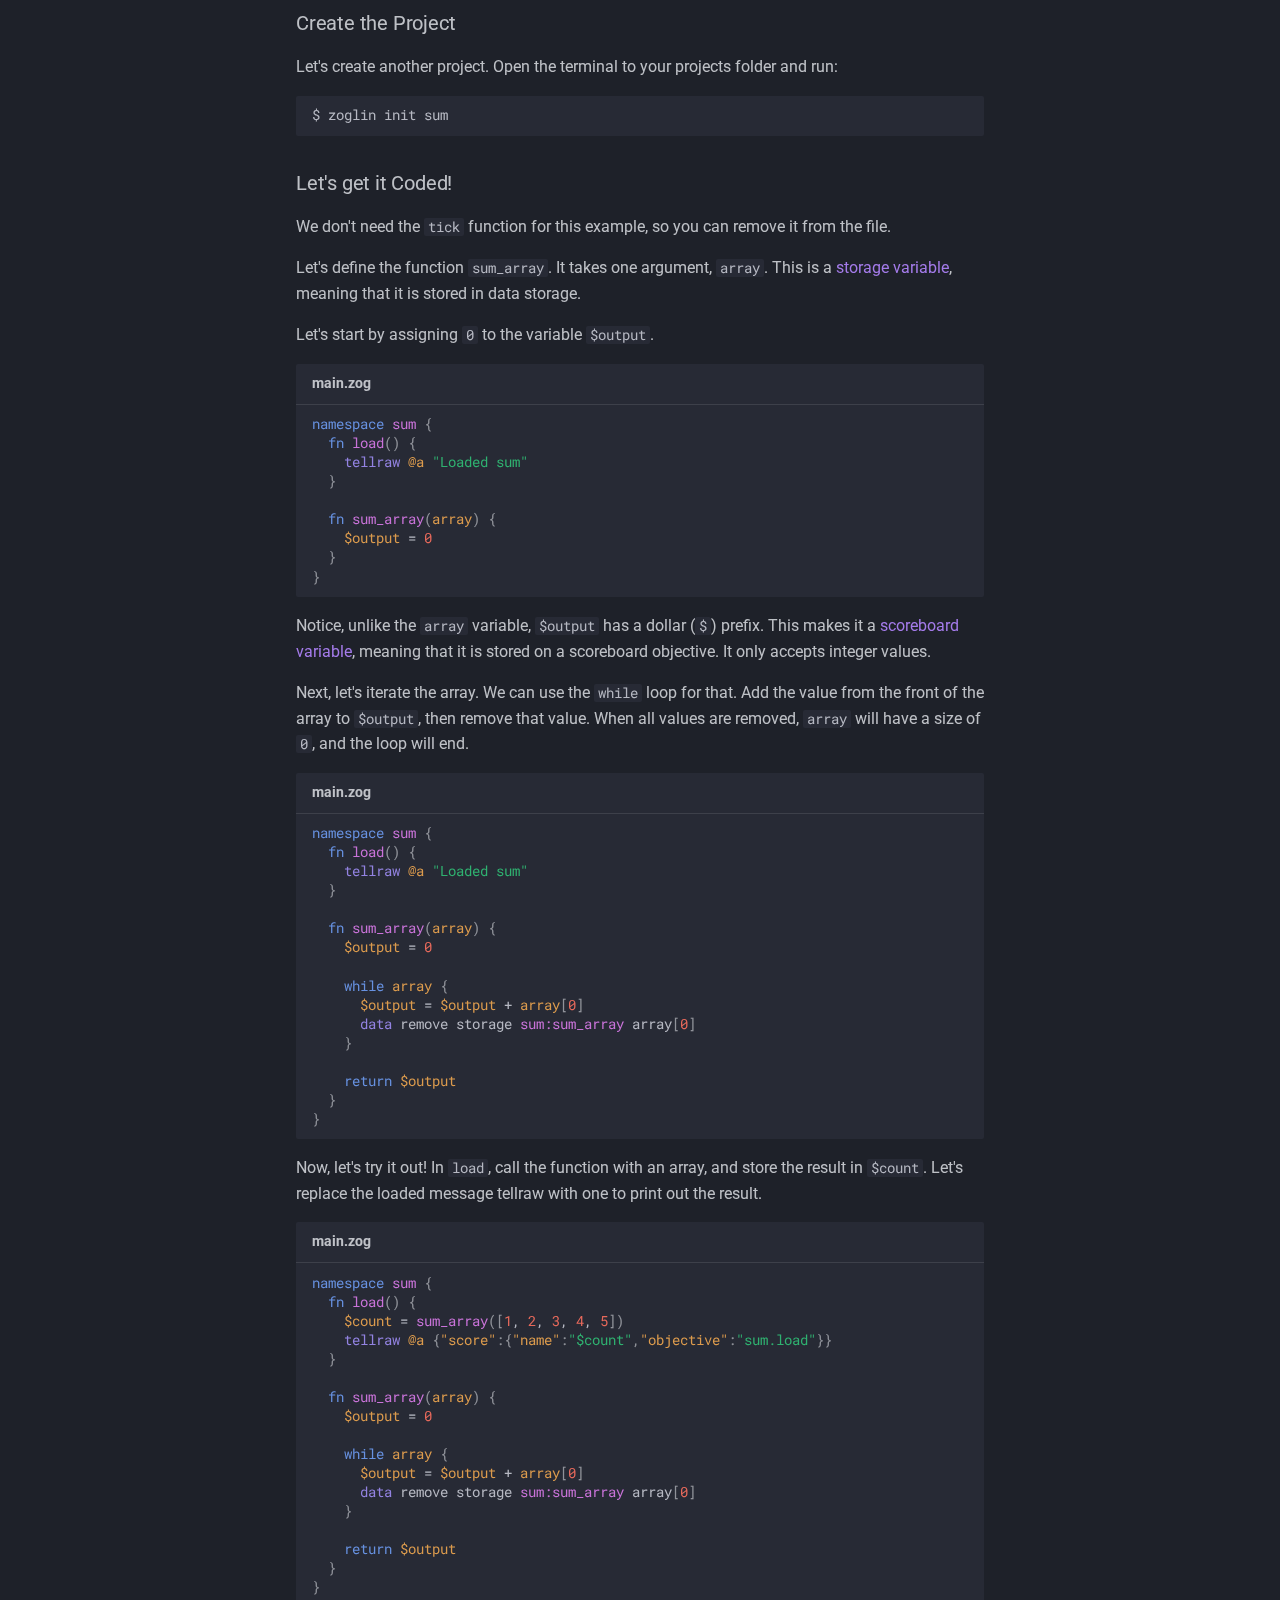
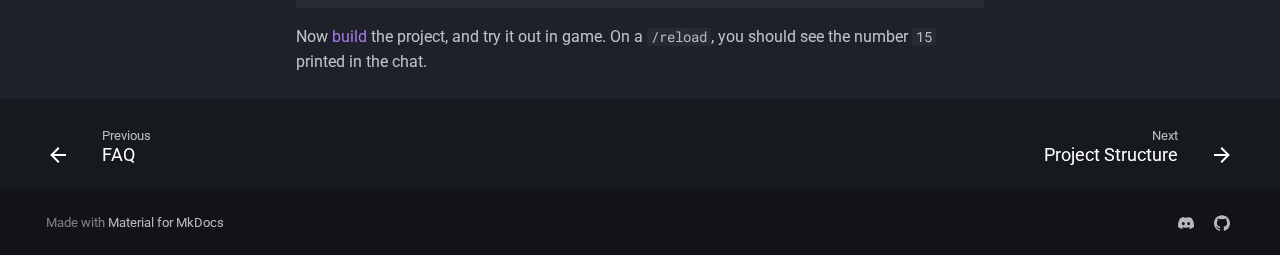
<file: getting-started/index.html>
<!doctype html>
<html lang="en" class="no-js">
  <head>
    
      <meta charset="utf-8">
      <meta name="viewport" content="width=device-width,initial-scale=1">
      
      
      
        <link rel="canonical" href="https://zoglin.dev/getting-started/">
      
      
        <link rel="prev" href="../faq/">
      
      
        <link rel="next" href="../zoglin/project-structure/">
      
      
      <link rel="icon" href="../assets/images/favicon.png">
      <meta name="generator" content="mkdocs-1.6.1, mkdocs-material-9.5.43">
    
    
      
        <title>Getting Started - Zoglin Docs</title>
      
    
    
      <link rel="stylesheet" href="../assets/stylesheets/main.0253249f.min.css">
      
        
        <link rel="stylesheet" href="../assets/stylesheets/palette.06af60db.min.css">
      
      


    
    
      
    
    
      
        
        
        <link rel="preconnect" href="https://fonts.gstatic.com" crossorigin>
        <link rel="stylesheet" href="https://fonts.googleapis.com/css?family=Roboto:300,300i,400,400i,700,700i%7CRoboto+Mono:400,400i,700,700i&display=fallback">
        <style>:root{--md-text-font:"Roboto";--md-code-font:"Roboto Mono"}</style>
      
    
    
      <link rel="stylesheet" href="../stylesheets/extra.css">
    
    <script>__md_scope=new URL("..",location),__md_hash=e=>[...e].reduce(((e,_)=>(e<<5)-e+_.charCodeAt(0)),0),__md_get=(e,_=localStorage,t=__md_scope)=>JSON.parse(_.getItem(t.pathname+"."+e)),__md_set=(e,_,t=localStorage,a=__md_scope)=>{try{t.setItem(a.pathname+"."+e,JSON.stringify(_))}catch(e){}}</script>
    
      

    
    
    
  </head>
  
  
    
    
    
    
    
    <body dir="ltr" data-md-color-scheme="slate" data-md-color-primary="deep-purple" data-md-color-accent="purple">
  
    
    <input class="md-toggle" data-md-toggle="drawer" type="checkbox" id="__drawer" autocomplete="off">
    <input class="md-toggle" data-md-toggle="search" type="checkbox" id="__search" autocomplete="off">
    <label class="md-overlay" for="__drawer"></label>
    <div data-md-component="skip">
      
        
        <a href="#getting-started" class="md-skip">
          Skip to content
        </a>
      
    </div>
    <div data-md-component="announce">
      
    </div>
    
    
      

  

<header class="md-header md-header--shadow" data-md-component="header">
  <nav class="md-header__inner md-grid" aria-label="Header">
    <a href=".." title="Zoglin Docs" class="md-header__button md-logo" aria-label="Zoglin Docs" data-md-component="logo">
      
  
  <svg xmlns="http://www.w3.org/2000/svg" viewBox="0 0 24 24"><path d="M12 8a3 3 0 0 0 3-3 3 3 0 0 0-3-3 3 3 0 0 0-3 3 3 3 0 0 0 3 3m0 3.54C9.64 9.35 6.5 8 3 8v11c3.5 0 6.64 1.35 9 3.54 2.36-2.19 5.5-3.54 9-3.54V8c-3.5 0-6.64 1.35-9 3.54"/></svg>

    </a>
    <label class="md-header__button md-icon" for="__drawer">
      
      <svg xmlns="http://www.w3.org/2000/svg" viewBox="0 0 24 24"><path d="M3 6h18v2H3zm0 5h18v2H3zm0 5h18v2H3z"/></svg>
    </label>
    <div class="md-header__title" data-md-component="header-title">
      <div class="md-header__ellipsis">
        <div class="md-header__topic">
          <span class="md-ellipsis">
            Zoglin Docs
          </span>
        </div>
        <div class="md-header__topic" data-md-component="header-topic">
          <span class="md-ellipsis">
            
              Getting Started
            
          </span>
        </div>
      </div>
    </div>
    
      
    
    
    
    
      <label class="md-header__button md-icon" for="__search">
        
        <svg xmlns="http://www.w3.org/2000/svg" viewBox="0 0 24 24"><path d="M9.5 3A6.5 6.5 0 0 1 16 9.5c0 1.61-.59 3.09-1.56 4.23l.27.27h.79l5 5-1.5 1.5-5-5v-.79l-.27-.27A6.52 6.52 0 0 1 9.5 16 6.5 6.5 0 0 1 3 9.5 6.5 6.5 0 0 1 9.5 3m0 2C7 5 5 7 5 9.5S7 14 9.5 14 14 12 14 9.5 12 5 9.5 5"/></svg>
      </label>
      <div class="md-search" data-md-component="search" role="dialog">
  <label class="md-search__overlay" for="__search"></label>
  <div class="md-search__inner" role="search">
    <form class="md-search__form" name="search">
      <input type="text" class="md-search__input" name="query" aria-label="Search" placeholder="Search" autocapitalize="off" autocorrect="off" autocomplete="off" spellcheck="false" data-md-component="search-query" required>
      <label class="md-search__icon md-icon" for="__search">
        
        <svg xmlns="http://www.w3.org/2000/svg" viewBox="0 0 24 24"><path d="M9.5 3A6.5 6.5 0 0 1 16 9.5c0 1.61-.59 3.09-1.56 4.23l.27.27h.79l5 5-1.5 1.5-5-5v-.79l-.27-.27A6.52 6.52 0 0 1 9.5 16 6.5 6.5 0 0 1 3 9.5 6.5 6.5 0 0 1 9.5 3m0 2C7 5 5 7 5 9.5S7 14 9.5 14 14 12 14 9.5 12 5 9.5 5"/></svg>
        
        <svg xmlns="http://www.w3.org/2000/svg" viewBox="0 0 24 24"><path d="M20 11v2H8l5.5 5.5-1.42 1.42L4.16 12l7.92-7.92L13.5 5.5 8 11z"/></svg>
      </label>
      <nav class="md-search__options" aria-label="Search">
        
        <button type="reset" class="md-search__icon md-icon" title="Clear" aria-label="Clear" tabindex="-1">
          
          <svg xmlns="http://www.w3.org/2000/svg" viewBox="0 0 24 24"><path d="M19 6.41 17.59 5 12 10.59 6.41 5 5 6.41 10.59 12 5 17.59 6.41 19 12 13.41 17.59 19 19 17.59 13.41 12z"/></svg>
        </button>
      </nav>
      
    </form>
    <div class="md-search__output">
      <div class="md-search__scrollwrap" tabindex="0" data-md-scrollfix>
        <div class="md-search-result" data-md-component="search-result">
          <div class="md-search-result__meta">
            Initializing search
          </div>
          <ol class="md-search-result__list" role="presentation"></ol>
        </div>
      </div>
    </div>
  </div>
</div>
    
    
      <div class="md-header__source">
        <a href="https://github.com/GMDU/zoglin/" title="Go to repository" class="md-source" data-md-component="source">
  <div class="md-source__icon md-icon">
    
    <svg xmlns="http://www.w3.org/2000/svg" viewBox="0 0 448 512"><!--! Font Awesome Free 6.6.0 by @fontawesome - https://fontawesome.com License - https://fontawesome.com/license/free (Icons: CC BY 4.0, Fonts: SIL OFL 1.1, Code: MIT License) Copyright 2024 Fonticons, Inc.--><path d="M439.55 236.05 244 40.45a28.87 28.87 0 0 0-40.81 0l-40.66 40.63 51.52 51.52c27.06-9.14 52.68 16.77 43.39 43.68l49.66 49.66c34.23-11.8 61.18 31 35.47 56.69-26.49 26.49-70.21-2.87-56-37.34L240.22 199v121.85c25.3 12.54 22.26 41.85 9.08 55a34.34 34.34 0 0 1-48.55 0c-17.57-17.6-11.07-46.91 11.25-56v-123c-20.8-8.51-24.6-30.74-18.64-45L142.57 101 8.45 235.14a28.86 28.86 0 0 0 0 40.81l195.61 195.6a28.86 28.86 0 0 0 40.8 0l194.69-194.69a28.86 28.86 0 0 0 0-40.81"/></svg>
  </div>
  <div class="md-source__repository">
    GitHub
  </div>
</a>
      </div>
    
  </nav>
  
</header>
    
    <div class="md-container" data-md-component="container">
      
      
        
          
        
      
      <main class="md-main" data-md-component="main">
        <div class="md-main__inner md-grid">
          
            
              
              <div class="md-sidebar md-sidebar--primary" data-md-component="sidebar" data-md-type="navigation" >
                <div class="md-sidebar__scrollwrap">
                  <div class="md-sidebar__inner">
                    



<nav class="md-nav md-nav--primary" aria-label="Navigation" data-md-level="0">
  <label class="md-nav__title" for="__drawer">
    <a href=".." title="Zoglin Docs" class="md-nav__button md-logo" aria-label="Zoglin Docs" data-md-component="logo">
      
  
  <svg xmlns="http://www.w3.org/2000/svg" viewBox="0 0 24 24"><path d="M12 8a3 3 0 0 0 3-3 3 3 0 0 0-3-3 3 3 0 0 0-3 3 3 3 0 0 0 3 3m0 3.54C9.64 9.35 6.5 8 3 8v11c3.5 0 6.64 1.35 9 3.54 2.36-2.19 5.5-3.54 9-3.54V8c-3.5 0-6.64 1.35-9 3.54"/></svg>

    </a>
    Zoglin Docs
  </label>
  
    <div class="md-nav__source">
      <a href="https://github.com/GMDU/zoglin/" title="Go to repository" class="md-source" data-md-component="source">
  <div class="md-source__icon md-icon">
    
    <svg xmlns="http://www.w3.org/2000/svg" viewBox="0 0 448 512"><!--! Font Awesome Free 6.6.0 by @fontawesome - https://fontawesome.com License - https://fontawesome.com/license/free (Icons: CC BY 4.0, Fonts: SIL OFL 1.1, Code: MIT License) Copyright 2024 Fonticons, Inc.--><path d="M439.55 236.05 244 40.45a28.87 28.87 0 0 0-40.81 0l-40.66 40.63 51.52 51.52c27.06-9.14 52.68 16.77 43.39 43.68l49.66 49.66c34.23-11.8 61.18 31 35.47 56.69-26.49 26.49-70.21-2.87-56-37.34L240.22 199v121.85c25.3 12.54 22.26 41.85 9.08 55a34.34 34.34 0 0 1-48.55 0c-17.57-17.6-11.07-46.91 11.25-56v-123c-20.8-8.51-24.6-30.74-18.64-45L142.57 101 8.45 235.14a28.86 28.86 0 0 0 0 40.81l195.61 195.6a28.86 28.86 0 0 0 40.8 0l194.69-194.69a28.86 28.86 0 0 0 0-40.81"/></svg>
  </div>
  <div class="md-source__repository">
    GitHub
  </div>
</a>
    </div>
  
  <ul class="md-nav__list" data-md-scrollfix>
    
      
      
  
  
  
  
    <li class="md-nav__item">
      <a href=".." class="md-nav__link">
        
  
  <span class="md-ellipsis">
    Welcome to Zoglin
  </span>
  

      </a>
    </li>
  

    
      
      
  
  
  
  
    <li class="md-nav__item">
      <a href="../faq/" class="md-nav__link">
        
  
  <span class="md-ellipsis">
    FAQ
  </span>
  

      </a>
    </li>
  

    
      
      
  
  
    
  
  
  
    <li class="md-nav__item md-nav__item--active">
      
      <input class="md-nav__toggle md-toggle" type="checkbox" id="__toc">
      
      
        
      
      
        <label class="md-nav__link md-nav__link--active" for="__toc">
          
  
  <span class="md-ellipsis">
    Getting Started
  </span>
  

          <span class="md-nav__icon md-icon"></span>
        </label>
      
      <a href="./" class="md-nav__link md-nav__link--active">
        
  
  <span class="md-ellipsis">
    Getting Started
  </span>
  

      </a>
      
        

<nav class="md-nav md-nav--secondary" aria-label="Table of contents">
  
  
  
    
  
  
    <label class="md-nav__title" for="__toc">
      <span class="md-nav__icon md-icon"></span>
      Table of contents
    </label>
    <ul class="md-nav__list" data-md-component="toc" data-md-scrollfix>
      
        <li class="md-nav__item">
  <a href="#installation" class="md-nav__link">
    <span class="md-ellipsis">
      Installation
    </span>
  </a>
  
</li>
      
        <li class="md-nav__item">
  <a href="#example-diamond-jump" class="md-nav__link">
    <span class="md-ellipsis">
      Example: Diamond Jump
    </span>
  </a>
  
    <nav class="md-nav" aria-label="Example: Diamond Jump">
      <ul class="md-nav__list">
        
          <li class="md-nav__item">
  <a href="#create-the-project" class="md-nav__link">
    <span class="md-ellipsis">
      Create the Project
    </span>
  </a>
  
</li>
        
          <li class="md-nav__item">
  <a href="#lets-get-it-coded" class="md-nav__link">
    <span class="md-ellipsis">
      Let's get it Coded!
    </span>
  </a>
  
</li>
        
      </ul>
    </nav>
  
</li>
      
        <li class="md-nav__item">
  <a href="#building-watching" class="md-nav__link">
    <span class="md-ellipsis">
      Building / Watching
    </span>
  </a>
  
</li>
      
        <li class="md-nav__item">
  <a href="#example-sum-an-array" class="md-nav__link">
    <span class="md-ellipsis">
      Example: Sum an Array
    </span>
  </a>
  
    <nav class="md-nav" aria-label="Example: Sum an Array">
      <ul class="md-nav__list">
        
          <li class="md-nav__item">
  <a href="#create-the-project_1" class="md-nav__link">
    <span class="md-ellipsis">
      Create the Project
    </span>
  </a>
  
</li>
        
          <li class="md-nav__item">
  <a href="#lets-get-it-coded_1" class="md-nav__link">
    <span class="md-ellipsis">
      Let's get it Coded!
    </span>
  </a>
  
</li>
        
      </ul>
    </nav>
  
</li>
      
    </ul>
  
</nav>
      
    </li>
  

    
      
      
  
  
  
  
    
    
      
        
      
        
      
        
      
        
      
        
      
        
      
        
      
    
    
    
    <li class="md-nav__item md-nav__item--nested">
      
        
        
        <input class="md-nav__toggle md-toggle " type="checkbox" id="__nav_4" >
        
          
          <label class="md-nav__link" for="__nav_4" id="__nav_4_label" tabindex="0">
            
  
  <span class="md-ellipsis">
    Zoglin
  </span>
  

            <span class="md-nav__icon md-icon"></span>
          </label>
        
        <nav class="md-nav" data-md-level="1" aria-labelledby="__nav_4_label" aria-expanded="false">
          <label class="md-nav__title" for="__nav_4">
            <span class="md-nav__icon md-icon"></span>
            Zoglin
          </label>
          <ul class="md-nav__list" data-md-scrollfix>
            
              
                
  
  
  
  
    <li class="md-nav__item">
      <a href="../zoglin/project-structure/" class="md-nav__link">
        
  
  <span class="md-ellipsis">
    Project Structure
  </span>
  

      </a>
    </li>
  

              
            
              
                
  
  
  
  
    <li class="md-nav__item">
      <a href="../zoglin/functions/" class="md-nav__link">
        
  
  <span class="md-ellipsis">
    Functions
  </span>
  

      </a>
    </li>
  

              
            
              
                
  
  
  
  
    <li class="md-nav__item">
      <a href="../zoglin/resource-locations/" class="md-nav__link">
        
  
  <span class="md-ellipsis">
    Resource Locations
  </span>
  

      </a>
    </li>
  

              
            
              
                
  
  
  
  
    <li class="md-nav__item">
      <a href="../zoglin/statements/" class="md-nav__link">
        
  
  <span class="md-ellipsis">
    Statements
  </span>
  

      </a>
    </li>
  

              
            
              
                
  
  
  
  
    <li class="md-nav__item">
      <a href="../zoglin/variables/" class="md-nav__link">
        
  
  <span class="md-ellipsis">
    Variables
  </span>
  

      </a>
    </li>
  

              
            
              
                
  
  
  
  
    <li class="md-nav__item">
      <a href="../zoglin/compile-time/" class="md-nav__link">
        
  
  <span class="md-ellipsis">
    Compile time
  </span>
  

      </a>
    </li>
  

              
            
              
                
  
  
  
  
    <li class="md-nav__item">
      <a href="../zoglin/resources/" class="md-nav__link">
        
  
  <span class="md-ellipsis">
    Resources and Assets
  </span>
  

      </a>
    </li>
  

              
            
          </ul>
        </nav>
      
    </li>
  

    
  </ul>
</nav>
                  </div>
                </div>
              </div>
            
            
              
              <div class="md-sidebar md-sidebar--secondary" data-md-component="sidebar" data-md-type="toc" >
                <div class="md-sidebar__scrollwrap">
                  <div class="md-sidebar__inner">
                    

<nav class="md-nav md-nav--secondary" aria-label="Table of contents">
  
  
  
    
  
  
    <label class="md-nav__title" for="__toc">
      <span class="md-nav__icon md-icon"></span>
      Table of contents
    </label>
    <ul class="md-nav__list" data-md-component="toc" data-md-scrollfix>
      
        <li class="md-nav__item">
  <a href="#installation" class="md-nav__link">
    <span class="md-ellipsis">
      Installation
    </span>
  </a>
  
</li>
      
        <li class="md-nav__item">
  <a href="#example-diamond-jump" class="md-nav__link">
    <span class="md-ellipsis">
      Example: Diamond Jump
    </span>
  </a>
  
    <nav class="md-nav" aria-label="Example: Diamond Jump">
      <ul class="md-nav__list">
        
          <li class="md-nav__item">
  <a href="#create-the-project" class="md-nav__link">
    <span class="md-ellipsis">
      Create the Project
    </span>
  </a>
  
</li>
        
          <li class="md-nav__item">
  <a href="#lets-get-it-coded" class="md-nav__link">
    <span class="md-ellipsis">
      Let's get it Coded!
    </span>
  </a>
  
</li>
        
      </ul>
    </nav>
  
</li>
      
        <li class="md-nav__item">
  <a href="#building-watching" class="md-nav__link">
    <span class="md-ellipsis">
      Building / Watching
    </span>
  </a>
  
</li>
      
        <li class="md-nav__item">
  <a href="#example-sum-an-array" class="md-nav__link">
    <span class="md-ellipsis">
      Example: Sum an Array
    </span>
  </a>
  
    <nav class="md-nav" aria-label="Example: Sum an Array">
      <ul class="md-nav__list">
        
          <li class="md-nav__item">
  <a href="#create-the-project_1" class="md-nav__link">
    <span class="md-ellipsis">
      Create the Project
    </span>
  </a>
  
</li>
        
          <li class="md-nav__item">
  <a href="#lets-get-it-coded_1" class="md-nav__link">
    <span class="md-ellipsis">
      Let's get it Coded!
    </span>
  </a>
  
</li>
        
      </ul>
    </nav>
  
</li>
      
    </ul>
  
</nav>
                  </div>
                </div>
              </div>
            
          
          
            <div class="md-content" data-md-component="content">
              <article class="md-content__inner md-typeset">
                
                  

  
  


<h1 id="getting-started">Getting Started</h1>
<p>This guide will take you through making your first datapack with Zoglin.</p>
<h2 id="installation">Installation</h2>
<ol>
<li>Download Zoglin from our <a href="https://github.com/GMDU/zoglin/releases">Github Releases</a></li>
<li>Extract the file, and put the Zoglin binary in your PATH.</li>
</ol>
<h2 id="example-diamond-jump">Example: Diamond Jump</h2>
<p>In this example, we will create a datapack that gives you a diamond
whenever you jump. This example is purposefully very simple.</p>
<h3 id="create-the-project">Create the Project</h3>
<p>Navigate to your projects folder in your command line / terminal.</p>
<p>To create a Zoglin project, you can use the <code>init</code> command:
<div class="highlight"><pre><span></span><code>$<span class="w"> </span>zoglin<span class="w"> </span>init<span class="w"> </span>&lt;name&gt;
</code></pre></div></p>
<p>We will be calling this project <code>diamond_jump</code>
<div class="highlight"><pre><span></span><code>$<span class="w"> </span>zoglin<span class="w"> </span>init<span class="w"> </span>diamond_jump
</code></pre></div></p>
<p>This will create a folder named <code>diamond_jump</code>, containing a
<code>main.zog</code> file.
<div class="highlight"><span class="filename">main.zog</span><pre><span></span><code><span class="kd">namespace</span><span class="nn"> diamond_jump</span><span class="err"> </span><span class="p">{</span>
<span class="err">  </span><span class="kd">fn</span><span class="err"> </span><span class="nf">tick</span><span class="p">()</span><span class="err"> </span><span class="p">{</span>

<span class="err">  </span><span class="p">}</span>

<span class="err">  </span><span class="kd">fn</span><span class="err"> </span><span class="nf">load</span><span class="p">()</span><span class="err"> </span><span class="p">{</span>
<span class="w">    </span><span class="nb">tellraw</span><span class="w"> </span><span class="nv">@a</span><span class="w"> </span><span class="s2">&quot;Loaded diamond_jump&quot;</span>
<span class="err">  </span><span class="p">}</span>
<span class="p">}</span>
</code></pre></div>
You'll notice that the default project has a <code>tick</code> and a <code>load</code> function.</p>
<p>Zoglin automatically adds functions named <code>tick</code> or <code>load</code> to their corresponding
function tag, as long as they are defined in the root of a namespace.</p>
<h3 id="lets-get-it-coded">Let's get it Coded!</h3>
<p>Lets start by adding a scoreboard objective to <code>load</code>. Zoglin does provide
helpers to add these, but for this example we will just use a command.</p>
<p><div class="highlight"><span class="filename">main.zog</span><pre><span></span><code><span class="kd">namespace</span><span class="nn"> diamond_jump</span><span class="err"> </span><span class="p">{</span>
<span class="err">  </span><span class="kd">fn</span><span class="err"> </span><span class="nf">tick</span><span class="p">()</span><span class="err"> </span><span class="p">{}</span>

<span class="err">  </span><span class="kd">fn</span><span class="err"> </span><span class="nf">load</span><span class="p">()</span><span class="err"> </span><span class="p">{</span>
<span class="w">    </span><span class="nb">tellraw</span><span class="w"> </span><span class="nv">@a</span><span class="w"> </span><span class="s2">&quot;Loaded diamond_jump&quot;</span>

<span class="err">    </span><span class="c"># Add a jump tracker objective</span>
<span class="w">    </span><span class="nb">scoreboard</span><span class="w"> </span><span class="kc">objectives</span><span class="w"> </span><span class="kc">add</span><span class="w"> </span><span class="kc">diamond_jump.jumps</span><span class="w"> </span><span class="nf">minecraft.custom:minecraft.jump</span>
<span class="err">  </span><span class="p">}</span>
<span class="p">}</span>
</code></pre></div>
This will keep track of whenever a player jumps.</p>
<p>Next, we'll define a function to give us a diamond.
We'll call it <code>grant</code>.
<div class="highlight"><span class="filename">main.zog</span><pre><span></span><code><span class="kd">namespace</span><span class="nn"> diamond_jump</span><span class="err"> </span><span class="p">{</span>
<span class="err">  </span><span class="kd">fn</span><span class="err"> </span><span class="nf">tick</span><span class="p">()</span><span class="err"> </span><span class="p">{}</span>

<span class="err">  </span><span class="kd">fn</span><span class="err"> </span><span class="nf">load</span><span class="p">()</span><span class="err"> </span><span class="p">{</span>
<span class="w">    </span><span class="nb">tellraw</span><span class="w"> </span><span class="nv">@a</span><span class="w"> </span><span class="s2">&quot;Loaded diamond_jump&quot;</span>

<span class="err">    </span><span class="c"># Add a jump tracker objective</span>
<span class="w">    </span><span class="nb">scoreboard</span><span class="w"> </span><span class="kc">objectives</span><span class="w"> </span><span class="kc">add</span><span class="w"> </span><span class="kc">diamond_jump.jumps</span><span class="w"> </span><span class="nf">minecraft.custom:minecraft.jump</span>
<span class="err">  </span><span class="p">}</span>

<span class="err">  </span><span class="c"># Define the `grant` function</span>
<span class="err">  </span><span class="kd">fn</span><span class="err"> </span><span class="nf">grant</span><span class="p">()</span><span class="err"> </span><span class="p">{</span>
<span class="w">    </span><span class="nb">scoreboard</span><span class="w"> </span><span class="kc">players</span><span class="w"> </span><span class="kc">reset</span><span class="w"> </span><span class="nv">@s</span><span class="w"> </span><span class="kc">diamond_jump.jumps</span>
<span class="w">    </span><span class="nb">give</span><span class="w"> </span><span class="nv">@s</span><span class="w"> </span><span class="nf">minecraft:diamond</span>
<span class="err">  </span><span class="p">}</span>
<span class="p">}</span>
</code></pre></div>
This is a very simple function, containing only two commands.</p>
<p>In Zoglin, commands are first-class citizens, meaning they can be written out
in a function, just as you would in a datapack.</p>
<p>Now, in the <code>tick</code> function, we will check for players with the necessary score,
and run the <code>grant</code> function as them.
<div class="highlight"><span class="filename">main.zog</span><pre><span></span><code><span class="kd">namespace</span><span class="nn"> diamond_jump</span><span class="err"> </span><span class="p">{</span>
<span class="err">  </span><span class="kd">fn</span><span class="err"> </span><span class="nf">tick</span><span class="p">()</span><span class="err"> </span><span class="p">{</span>
<span class="w">    </span><span class="nb">execute</span><span class="w"> </span><span class="kc">as</span><span class="w"> </span><span class="nv">@a</span><span class="p">[</span><span class="na">scores</span><span class="p">={</span><span class="na">diamond_jump.jumps</span><span class="p">=</span><span class="mf">1</span><span class="l">..</span><span class="p">}]</span><span class="w"> </span><span class="kc">run</span><span class="nb"> function</span><span class="w"> </span><span class="nf">diamond_jump:grant</span>
<span class="err">  </span><span class="p">}</span>

<span class="err">  </span><span class="kd">fn</span><span class="err"> </span><span class="nf">load</span><span class="p">()</span><span class="err"> </span><span class="p">{</span>
<span class="w">    </span><span class="nb">tellraw</span><span class="w"> </span><span class="nv">@a</span><span class="w"> </span><span class="s2">&quot;Loaded diamond_jump&quot;</span>

<span class="err">    </span><span class="c"># Add a jump tracker objective</span>
<span class="w">    </span><span class="nb">scoreboard</span><span class="w"> </span><span class="kc">objectives</span><span class="w"> </span><span class="kc">add</span><span class="w"> </span><span class="kc">diamond_jump.jumps</span><span class="w"> </span><span class="nf">minecraft.custom:minecraft.jump</span>
<span class="err">  </span><span class="p">}</span>

<span class="err">  </span><span class="c"># Define the `grant` function</span>
<span class="err">  </span><span class="kd">fn</span><span class="err"> </span><span class="nf">grant</span><span class="p">()</span><span class="err"> </span><span class="p">{</span>
<span class="w">    </span><span class="nb">scoreboard</span><span class="w"> </span><span class="kc">players</span><span class="w"> </span><span class="kc">reset</span><span class="w"> </span><span class="nv">@s</span><span class="w"> </span><span class="kc">diamond_jump.jumps</span>
<span class="w">    </span><span class="nb">give</span><span class="w"> </span><span class="nv">@s</span><span class="w"> </span><span class="nf">minecraft:diamond</span>
<span class="err">  </span><span class="p">}</span>
<span class="p">}</span>
</code></pre></div></p>
<p>Now, build the project, and try it out in game.</p>
<h2 id="building-watching">Building / Watching</h2>
<p>To build your Zoglin project, run:
<div class="highlight"><pre><span></span><code>$<span class="w"> </span>zoglin<span class="w"> </span>build
</code></pre></div>
Make sure you are in your project's directory.</p>
<p>You will likely want to use the watch command, however,
as that will watch your project for changes and automatically re-build.
<div class="highlight"><pre><span></span><code>$<span class="w"> </span>zoglin<span class="w"> </span>watch
</code></pre></div></p>
<h2 id="example-sum-an-array">Example: Sum an Array</h2>
<p>Next we will create a project that will allow you to sum all of the numbers
in a given array. This example demonstrates some of the more powerful features
of Zoglin.</p>
<h3 id="create-the-project_1">Create the Project</h3>
<p>Let's create another project. Open the terminal to your projects folder and run:
<div class="highlight"><pre><span></span><code>$<span class="w"> </span>zoglin<span class="w"> </span>init<span class="w"> </span>sum
</code></pre></div></p>
<h3 id="lets-get-it-coded_1">Let's get it Coded!</h3>
<p>We don't need the <code>tick</code> function for this example, so you can remove it from the
file.</p>
<p>Let's define the function <code>sum_array</code>. It takes one argument, <code>array</code>.
This is a <a href="">storage variable</a>, meaning that it is stored in data storage.</p>
<p>Let's start by assigning <code>0</code> to the variable <code>$output</code>.
<div class="highlight"><span class="filename">main.zog</span><pre><span></span><code><span class="kd">namespace</span><span class="nn"> sum</span><span class="err"> </span><span class="p">{</span>
<span class="err">  </span><span class="kd">fn</span><span class="err"> </span><span class="nf">load</span><span class="p">()</span><span class="err"> </span><span class="p">{</span>
<span class="w">    </span><span class="nb">tellraw</span><span class="w"> </span><span class="nv">@a</span><span class="w"> </span><span class="s2">&quot;Loaded sum&quot;</span>
<span class="err">  </span><span class="p">}</span>

<span class="err">  </span><span class="kd">fn</span><span class="err"> </span><span class="nf">sum_array</span><span class="p">(</span><span class="nv">array</span><span class="p">)</span><span class="err"> </span><span class="p">{</span>
<span class="err">    </span><span class="nv">$output</span><span class="err"> = </span><span class="mi">0</span>
<span class="err">  </span><span class="p">}</span>
<span class="p">}</span>
</code></pre></div></p>
<p>Notice, unlike the <code>array</code> variable, <code>$output</code> has a dollar (<code>$</code>) prefix.
This makes it a <a href="">scoreboard variable</a>, meaning that it is stored on a
scoreboard objective. It only accepts integer values.</p>
<p>Next, let's iterate the array. We can use the <code>while</code> loop for that.
Add the value from the front of the array to <code>$output</code>, then remove that
value. When all values are removed, <code>array</code> will have a size of <code>0</code>, and the
loop will end.</p>
<div class="highlight"><span class="filename">main.zog</span><pre><span></span><code><span class="kd">namespace</span><span class="nn"> sum</span><span class="err"> </span><span class="p">{</span>
<span class="err">  </span><span class="kd">fn</span><span class="err"> </span><span class="nf">load</span><span class="p">()</span><span class="err"> </span><span class="p">{</span>
<span class="w">    </span><span class="nb">tellraw</span><span class="w"> </span><span class="nv">@a</span><span class="w"> </span><span class="s2">&quot;Loaded sum&quot;</span>
<span class="err">  </span><span class="p">}</span>

<span class="err">  </span><span class="kd">fn</span><span class="err"> </span><span class="nf">sum_array</span><span class="p">(</span><span class="nv">array</span><span class="p">)</span><span class="err"> </span><span class="p">{</span>
<span class="err">    </span><span class="nv">$output</span><span class="err"> = </span><span class="mi">0</span>

<span class="err">    </span><span class="k">while</span><span class="err"> </span><span class="nv">array</span><span class="err"> </span><span class="p">{</span>
<span class="err">      </span><span class="nv">$output</span><span class="err"> = </span><span class="nv">$output</span><span class="err"> + </span><span class="nv">array</span><span class="p">[</span><span class="mi">0</span><span class="p">]</span>
<span class="w">      </span><span class="nb">data</span><span class="w"> </span><span class="kc">remove</span><span class="w"> </span><span class="kc">storage</span><span class="w"> </span><span class="nf">sum:sum_array</span><span class="w"> </span><span class="kc">array</span><span class="p">[</span><span class="mi">0</span><span class="p">]</span>
<span class="err">    </span><span class="p">}</span>

<span class="err">    </span><span class="k">return</span><span class="err"> </span><span class="nv">$output</span>
<span class="err">  </span><span class="p">}</span>
<span class="p">}</span>
</code></pre></div>
<p>Now, let's try it out! In <code>load</code>, call the function with an array, and
store the result in <code>$count</code>. Let's replace the loaded message tellraw
with one to print out the result.</p>
<div class="highlight"><span class="filename">main.zog</span><pre><span></span><code><span class="kd">namespace</span><span class="nn"> sum</span><span class="err"> </span><span class="p">{</span>
<span class="err">  </span><span class="kd">fn</span><span class="err"> </span><span class="nf">load</span><span class="p">()</span><span class="err"> </span><span class="p">{</span>
<span class="err">    </span><span class="nv">$count</span><span class="err"> = </span><span class="nf">sum_array</span><span class="p">([</span><span class="mi">1</span><span class="err">, </span><span class="mi">2</span><span class="err">, </span><span class="mi">3</span><span class="err">, </span><span class="mi">4</span><span class="err">, </span><span class="mi">5</span><span class="p">])</span>
<span class="w">    </span><span class="nb">tellraw</span><span class="w"> </span><span class="nv">@a</span><span class="w"> </span><span class="p">{</span><span class="na">&quot;score&quot;</span><span class="p">:{</span><span class="na">&quot;name&quot;</span><span class="p">:</span><span class="s2">&quot;$count&quot;</span><span class="p">,</span><span class="na">&quot;objective&quot;</span><span class="p">:</span><span class="s2">&quot;sum.load&quot;</span><span class="p">}}</span>
<span class="err">  </span><span class="p">}</span>

<span class="err">  </span><span class="kd">fn</span><span class="err"> </span><span class="nf">sum_array</span><span class="p">(</span><span class="nv">array</span><span class="p">)</span><span class="err"> </span><span class="p">{</span>
<span class="err">    </span><span class="nv">$output</span><span class="err"> = </span><span class="mi">0</span>

<span class="err">    </span><span class="k">while</span><span class="err"> </span><span class="nv">array</span><span class="err"> </span><span class="p">{</span>
<span class="err">      </span><span class="nv">$output</span><span class="err"> = </span><span class="nv">$output</span><span class="err"> + </span><span class="nv">array</span><span class="p">[</span><span class="mi">0</span><span class="p">]</span>
<span class="w">      </span><span class="nb">data</span><span class="w"> </span><span class="kc">remove</span><span class="w"> </span><span class="kc">storage</span><span class="w"> </span><span class="nf">sum:sum_array</span><span class="w"> </span><span class="kc">array</span><span class="p">[</span><span class="mi">0</span><span class="p">]</span>
<span class="err">    </span><span class="p">}</span>

<span class="err">    </span><span class="k">return</span><span class="err"> </span><span class="nv">$output</span>
<span class="err">  </span><span class="p">}</span>
<span class="p">}</span>
</code></pre></div>
<p>Now <a href="#building--watching">build</a> the project, and try it out in game.
On a <code>/reload</code>, you should see the number <code>15</code> printed in the chat.</p>












                
              </article>
            </div>
          
          
<script>var target=document.getElementById(location.hash.slice(1));target&&target.name&&(target.checked=target.name.startsWith("__tabbed_"))</script>
        </div>
        
          <button type="button" class="md-top md-icon" data-md-component="top" hidden>
  
  <svg xmlns="http://www.w3.org/2000/svg" viewBox="0 0 24 24"><path d="M13 20h-2V8l-5.5 5.5-1.42-1.42L12 4.16l7.92 7.92-1.42 1.42L13 8z"/></svg>
  Back to top
</button>
        
      </main>
      
        <footer class="md-footer">
  
    
      
      <nav class="md-footer__inner md-grid" aria-label="Footer" >
        
          
          <a href="../faq/" class="md-footer__link md-footer__link--prev" aria-label="Previous: FAQ">
            <div class="md-footer__button md-icon">
              
              <svg xmlns="http://www.w3.org/2000/svg" viewBox="0 0 24 24"><path d="M20 11v2H8l5.5 5.5-1.42 1.42L4.16 12l7.92-7.92L13.5 5.5 8 11z"/></svg>
            </div>
            <div class="md-footer__title">
              <span class="md-footer__direction">
                Previous
              </span>
              <div class="md-ellipsis">
                FAQ
              </div>
            </div>
          </a>
        
        
          
          <a href="../zoglin/project-structure/" class="md-footer__link md-footer__link--next" aria-label="Next: Project Structure">
            <div class="md-footer__title">
              <span class="md-footer__direction">
                Next
              </span>
              <div class="md-ellipsis">
                Project Structure
              </div>
            </div>
            <div class="md-footer__button md-icon">
              
              <svg xmlns="http://www.w3.org/2000/svg" viewBox="0 0 24 24"><path d="M4 11v2h12l-5.5 5.5 1.42 1.42L19.84 12l-7.92-7.92L10.5 5.5 16 11z"/></svg>
            </div>
          </a>
        
      </nav>
    
  
  <div class="md-footer-meta md-typeset">
    <div class="md-footer-meta__inner md-grid">
      <div class="md-copyright">
  
  
    Made with
    <a href="https://squidfunk.github.io/mkdocs-material/" target="_blank" rel="noopener">
      Material for MkDocs
    </a>
  
</div>
      
        <div class="md-social">
  
    
    
    
    
      
      
    
    <a href="https://datapack.dev/discord" target="_blank" rel="noopener" title="datapack.dev" class="md-social__link">
      <svg xmlns="http://www.w3.org/2000/svg" viewBox="0 0 24 24"><path d="M20.317 4.37a19.8 19.8 0 0 0-4.885-1.515.074.074 0 0 0-.079.037c-.21.375-.444.864-.608 1.25a18.3 18.3 0 0 0-5.487 0 13 13 0 0 0-.617-1.25.08.08 0 0 0-.079-.037A19.7 19.7 0 0 0 3.677 4.37a.1.1 0 0 0-.032.027C.533 9.046-.32 13.58.099 18.057a.08.08 0 0 0 .031.057 19.9 19.9 0 0 0 5.993 3.03.08.08 0 0 0 .084-.028c.462-.63.874-1.295 1.226-1.994a.076.076 0 0 0-.041-.106 13 13 0 0 1-1.872-.892.077.077 0 0 1-.008-.128 10 10 0 0 0 .372-.292.07.07 0 0 1 .077-.01c3.928 1.793 8.18 1.793 12.062 0a.07.07 0 0 1 .078.01c.12.098.246.198.373.292a.077.077 0 0 1-.006.127 12.3 12.3 0 0 1-1.873.892.077.077 0 0 0-.041.107c.36.698.772 1.362 1.225 1.993a.08.08 0 0 0 .084.028 19.8 19.8 0 0 0 6.002-3.03.08.08 0 0 0 .032-.054c.5-5.177-.838-9.674-3.549-13.66a.06.06 0 0 0-.031-.03M8.02 15.33c-1.182 0-2.157-1.085-2.157-2.419 0-1.333.956-2.419 2.157-2.419 1.21 0 2.176 1.096 2.157 2.42 0 1.333-.956 2.418-2.157 2.418m7.975 0c-1.183 0-2.157-1.085-2.157-2.419 0-1.333.955-2.419 2.157-2.419 1.21 0 2.176 1.096 2.157 2.42 0 1.333-.946 2.418-2.157 2.418"/></svg>
    </a>
  
    
    
    
    
      
      
    
    <a href="https://github.com/GMDU" target="_blank" rel="noopener" title="github.com" class="md-social__link">
      <svg xmlns="http://www.w3.org/2000/svg" viewBox="0 0 24 24"><path d="M12 .297c-6.63 0-12 5.373-12 12 0 5.303 3.438 9.8 8.205 11.385.6.113.82-.258.82-.577 0-.285-.01-1.04-.015-2.04-3.338.724-4.042-1.61-4.042-1.61C4.422 18.07 3.633 17.7 3.633 17.7c-1.087-.744.084-.729.084-.729 1.205.084 1.838 1.236 1.838 1.236 1.07 1.835 2.809 1.305 3.495.998.108-.776.417-1.305.76-1.605-2.665-.3-5.466-1.332-5.466-5.93 0-1.31.465-2.38 1.235-3.22-.135-.303-.54-1.523.105-3.176 0 0 1.005-.322 3.3 1.23.96-.267 1.98-.399 3-.405 1.02.006 2.04.138 3 .405 2.28-1.552 3.285-1.23 3.285-1.23.645 1.653.24 2.873.12 3.176.765.84 1.23 1.91 1.23 3.22 0 4.61-2.805 5.625-5.475 5.92.42.36.81 1.096.81 2.22 0 1.606-.015 2.896-.015 3.286 0 .315.21.69.825.57C20.565 22.092 24 17.592 24 12.297c0-6.627-5.373-12-12-12"/></svg>
    </a>
  
</div>
      
    </div>
  </div>
</footer>
      
    </div>
    <div class="md-dialog" data-md-component="dialog">
      <div class="md-dialog__inner md-typeset"></div>
    </div>
    
    
    <script id="__config" type="application/json">{"base": "..", "features": ["navigation.top", "navigation.footer", "navigation.indexes"], "search": "../assets/javascripts/workers/search.6ce7567c.min.js", "translations": {"clipboard.copied": "Copied to clipboard", "clipboard.copy": "Copy to clipboard", "search.result.more.one": "1 more on this page", "search.result.more.other": "# more on this page", "search.result.none": "No matching documents", "search.result.one": "1 matching document", "search.result.other": "# matching documents", "search.result.placeholder": "Type to start searching", "search.result.term.missing": "Missing", "select.version": "Select version"}}</script>
    
    
      <script src="../assets/javascripts/bundle.83f73b43.min.js"></script>
      
    
  </body>
</html>
</file>
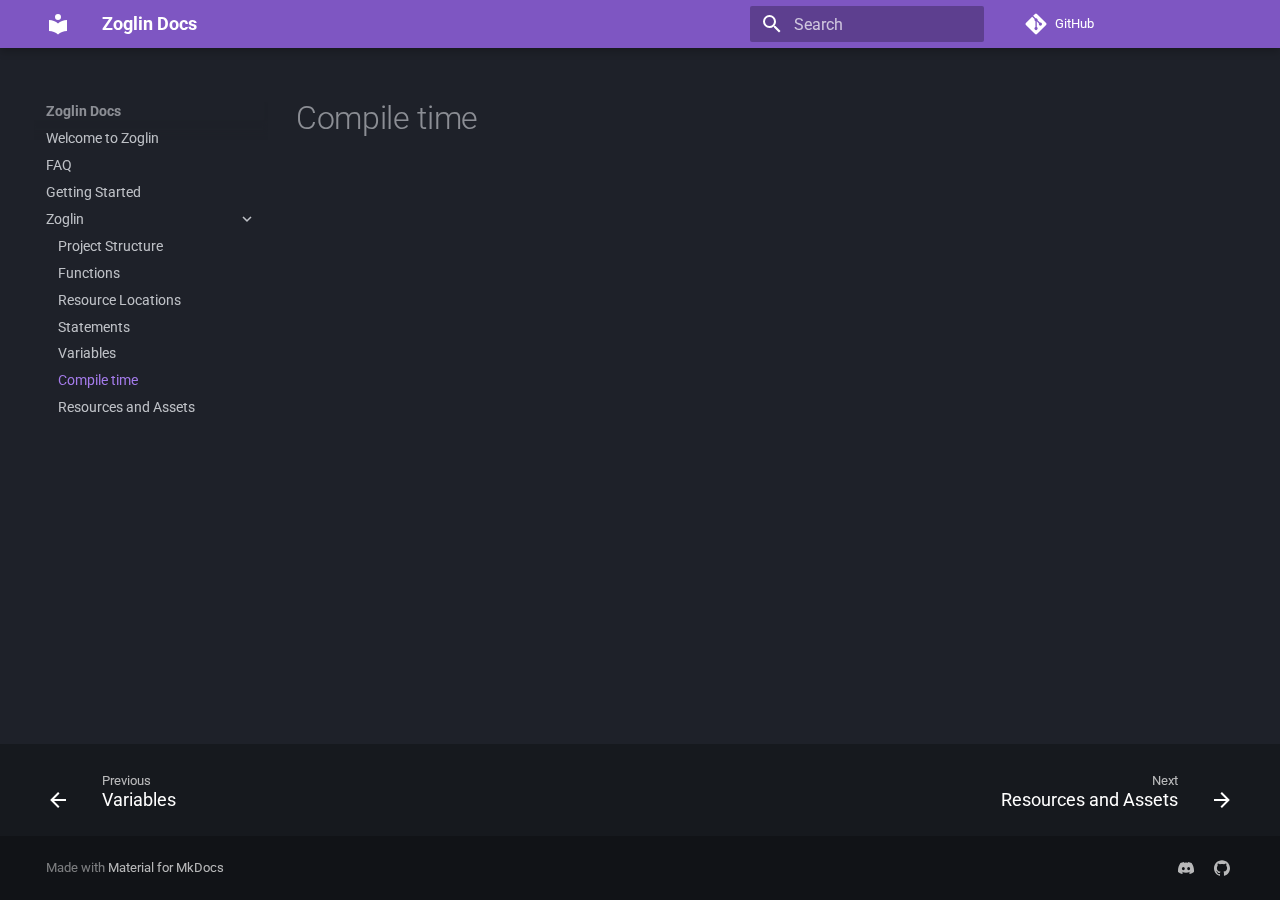
<file: zoglin/compile-time/index.html>
<!doctype html>
<html lang="en" class="no-js">
  <head>
    
      <meta charset="utf-8">
      <meta name="viewport" content="width=device-width,initial-scale=1">
      
      
      
        <link rel="canonical" href="https://zoglin.dev/zoglin/compile-time/">
      
      
        <link rel="prev" href="../variables/">
      
      
        <link rel="next" href="../resources/">
      
      
      <link rel="icon" href="../../assets/images/favicon.png">
      <meta name="generator" content="mkdocs-1.6.1, mkdocs-material-9.5.43">
    
    
      
        <title>Compile time - Zoglin Docs</title>
      
    
    
      <link rel="stylesheet" href="../../assets/stylesheets/main.0253249f.min.css">
      
        
        <link rel="stylesheet" href="../../assets/stylesheets/palette.06af60db.min.css">
      
      


    
    
      
    
    
      
        
        
        <link rel="preconnect" href="https://fonts.gstatic.com" crossorigin>
        <link rel="stylesheet" href="https://fonts.googleapis.com/css?family=Roboto:300,300i,400,400i,700,700i%7CRoboto+Mono:400,400i,700,700i&display=fallback">
        <style>:root{--md-text-font:"Roboto";--md-code-font:"Roboto Mono"}</style>
      
    
    
      <link rel="stylesheet" href="../../stylesheets/extra.css">
    
    <script>__md_scope=new URL("../..",location),__md_hash=e=>[...e].reduce(((e,_)=>(e<<5)-e+_.charCodeAt(0)),0),__md_get=(e,_=localStorage,t=__md_scope)=>JSON.parse(_.getItem(t.pathname+"."+e)),__md_set=(e,_,t=localStorage,a=__md_scope)=>{try{t.setItem(a.pathname+"."+e,JSON.stringify(_))}catch(e){}}</script>
    
      

    
    
    
  </head>
  
  
    
    
    
    
    
    <body dir="ltr" data-md-color-scheme="slate" data-md-color-primary="deep-purple" data-md-color-accent="purple">
  
    
    <input class="md-toggle" data-md-toggle="drawer" type="checkbox" id="__drawer" autocomplete="off">
    <input class="md-toggle" data-md-toggle="search" type="checkbox" id="__search" autocomplete="off">
    <label class="md-overlay" for="__drawer"></label>
    <div data-md-component="skip">
      
        
        <a href="#compile-time" class="md-skip">
          Skip to content
        </a>
      
    </div>
    <div data-md-component="announce">
      
    </div>
    
    
      

  

<header class="md-header md-header--shadow" data-md-component="header">
  <nav class="md-header__inner md-grid" aria-label="Header">
    <a href="../.." title="Zoglin Docs" class="md-header__button md-logo" aria-label="Zoglin Docs" data-md-component="logo">
      
  
  <svg xmlns="http://www.w3.org/2000/svg" viewBox="0 0 24 24"><path d="M12 8a3 3 0 0 0 3-3 3 3 0 0 0-3-3 3 3 0 0 0-3 3 3 3 0 0 0 3 3m0 3.54C9.64 9.35 6.5 8 3 8v11c3.5 0 6.64 1.35 9 3.54 2.36-2.19 5.5-3.54 9-3.54V8c-3.5 0-6.64 1.35-9 3.54"/></svg>

    </a>
    <label class="md-header__button md-icon" for="__drawer">
      
      <svg xmlns="http://www.w3.org/2000/svg" viewBox="0 0 24 24"><path d="M3 6h18v2H3zm0 5h18v2H3zm0 5h18v2H3z"/></svg>
    </label>
    <div class="md-header__title" data-md-component="header-title">
      <div class="md-header__ellipsis">
        <div class="md-header__topic">
          <span class="md-ellipsis">
            Zoglin Docs
          </span>
        </div>
        <div class="md-header__topic" data-md-component="header-topic">
          <span class="md-ellipsis">
            
              Compile time
            
          </span>
        </div>
      </div>
    </div>
    
      
    
    
    
    
      <label class="md-header__button md-icon" for="__search">
        
        <svg xmlns="http://www.w3.org/2000/svg" viewBox="0 0 24 24"><path d="M9.5 3A6.5 6.5 0 0 1 16 9.5c0 1.61-.59 3.09-1.56 4.23l.27.27h.79l5 5-1.5 1.5-5-5v-.79l-.27-.27A6.52 6.52 0 0 1 9.5 16 6.5 6.5 0 0 1 3 9.5 6.5 6.5 0 0 1 9.5 3m0 2C7 5 5 7 5 9.5S7 14 9.5 14 14 12 14 9.5 12 5 9.5 5"/></svg>
      </label>
      <div class="md-search" data-md-component="search" role="dialog">
  <label class="md-search__overlay" for="__search"></label>
  <div class="md-search__inner" role="search">
    <form class="md-search__form" name="search">
      <input type="text" class="md-search__input" name="query" aria-label="Search" placeholder="Search" autocapitalize="off" autocorrect="off" autocomplete="off" spellcheck="false" data-md-component="search-query" required>
      <label class="md-search__icon md-icon" for="__search">
        
        <svg xmlns="http://www.w3.org/2000/svg" viewBox="0 0 24 24"><path d="M9.5 3A6.5 6.5 0 0 1 16 9.5c0 1.61-.59 3.09-1.56 4.23l.27.27h.79l5 5-1.5 1.5-5-5v-.79l-.27-.27A6.52 6.52 0 0 1 9.5 16 6.5 6.5 0 0 1 3 9.5 6.5 6.5 0 0 1 9.5 3m0 2C7 5 5 7 5 9.5S7 14 9.5 14 14 12 14 9.5 12 5 9.5 5"/></svg>
        
        <svg xmlns="http://www.w3.org/2000/svg" viewBox="0 0 24 24"><path d="M20 11v2H8l5.5 5.5-1.42 1.42L4.16 12l7.92-7.92L13.5 5.5 8 11z"/></svg>
      </label>
      <nav class="md-search__options" aria-label="Search">
        
        <button type="reset" class="md-search__icon md-icon" title="Clear" aria-label="Clear" tabindex="-1">
          
          <svg xmlns="http://www.w3.org/2000/svg" viewBox="0 0 24 24"><path d="M19 6.41 17.59 5 12 10.59 6.41 5 5 6.41 10.59 12 5 17.59 6.41 19 12 13.41 17.59 19 19 17.59 13.41 12z"/></svg>
        </button>
      </nav>
      
    </form>
    <div class="md-search__output">
      <div class="md-search__scrollwrap" tabindex="0" data-md-scrollfix>
        <div class="md-search-result" data-md-component="search-result">
          <div class="md-search-result__meta">
            Initializing search
          </div>
          <ol class="md-search-result__list" role="presentation"></ol>
        </div>
      </div>
    </div>
  </div>
</div>
    
    
      <div class="md-header__source">
        <a href="https://github.com/GMDU/zoglin/" title="Go to repository" class="md-source" data-md-component="source">
  <div class="md-source__icon md-icon">
    
    <svg xmlns="http://www.w3.org/2000/svg" viewBox="0 0 448 512"><!--! Font Awesome Free 6.6.0 by @fontawesome - https://fontawesome.com License - https://fontawesome.com/license/free (Icons: CC BY 4.0, Fonts: SIL OFL 1.1, Code: MIT License) Copyright 2024 Fonticons, Inc.--><path d="M439.55 236.05 244 40.45a28.87 28.87 0 0 0-40.81 0l-40.66 40.63 51.52 51.52c27.06-9.14 52.68 16.77 43.39 43.68l49.66 49.66c34.23-11.8 61.18 31 35.47 56.69-26.49 26.49-70.21-2.87-56-37.34L240.22 199v121.85c25.3 12.54 22.26 41.85 9.08 55a34.34 34.34 0 0 1-48.55 0c-17.57-17.6-11.07-46.91 11.25-56v-123c-20.8-8.51-24.6-30.74-18.64-45L142.57 101 8.45 235.14a28.86 28.86 0 0 0 0 40.81l195.61 195.6a28.86 28.86 0 0 0 40.8 0l194.69-194.69a28.86 28.86 0 0 0 0-40.81"/></svg>
  </div>
  <div class="md-source__repository">
    GitHub
  </div>
</a>
      </div>
    
  </nav>
  
</header>
    
    <div class="md-container" data-md-component="container">
      
      
        
          
        
      
      <main class="md-main" data-md-component="main">
        <div class="md-main__inner md-grid">
          
            
              
              <div class="md-sidebar md-sidebar--primary" data-md-component="sidebar" data-md-type="navigation" >
                <div class="md-sidebar__scrollwrap">
                  <div class="md-sidebar__inner">
                    



<nav class="md-nav md-nav--primary" aria-label="Navigation" data-md-level="0">
  <label class="md-nav__title" for="__drawer">
    <a href="../.." title="Zoglin Docs" class="md-nav__button md-logo" aria-label="Zoglin Docs" data-md-component="logo">
      
  
  <svg xmlns="http://www.w3.org/2000/svg" viewBox="0 0 24 24"><path d="M12 8a3 3 0 0 0 3-3 3 3 0 0 0-3-3 3 3 0 0 0-3 3 3 3 0 0 0 3 3m0 3.54C9.64 9.35 6.5 8 3 8v11c3.5 0 6.64 1.35 9 3.54 2.36-2.19 5.5-3.54 9-3.54V8c-3.5 0-6.64 1.35-9 3.54"/></svg>

    </a>
    Zoglin Docs
  </label>
  
    <div class="md-nav__source">
      <a href="https://github.com/GMDU/zoglin/" title="Go to repository" class="md-source" data-md-component="source">
  <div class="md-source__icon md-icon">
    
    <svg xmlns="http://www.w3.org/2000/svg" viewBox="0 0 448 512"><!--! Font Awesome Free 6.6.0 by @fontawesome - https://fontawesome.com License - https://fontawesome.com/license/free (Icons: CC BY 4.0, Fonts: SIL OFL 1.1, Code: MIT License) Copyright 2024 Fonticons, Inc.--><path d="M439.55 236.05 244 40.45a28.87 28.87 0 0 0-40.81 0l-40.66 40.63 51.52 51.52c27.06-9.14 52.68 16.77 43.39 43.68l49.66 49.66c34.23-11.8 61.18 31 35.47 56.69-26.49 26.49-70.21-2.87-56-37.34L240.22 199v121.85c25.3 12.54 22.26 41.85 9.08 55a34.34 34.34 0 0 1-48.55 0c-17.57-17.6-11.07-46.91 11.25-56v-123c-20.8-8.51-24.6-30.74-18.64-45L142.57 101 8.45 235.14a28.86 28.86 0 0 0 0 40.81l195.61 195.6a28.86 28.86 0 0 0 40.8 0l194.69-194.69a28.86 28.86 0 0 0 0-40.81"/></svg>
  </div>
  <div class="md-source__repository">
    GitHub
  </div>
</a>
    </div>
  
  <ul class="md-nav__list" data-md-scrollfix>
    
      
      
  
  
  
  
    <li class="md-nav__item">
      <a href="../.." class="md-nav__link">
        
  
  <span class="md-ellipsis">
    Welcome to Zoglin
  </span>
  

      </a>
    </li>
  

    
      
      
  
  
  
  
    <li class="md-nav__item">
      <a href="../../faq/" class="md-nav__link">
        
  
  <span class="md-ellipsis">
    FAQ
  </span>
  

      </a>
    </li>
  

    
      
      
  
  
  
  
    <li class="md-nav__item">
      <a href="../../getting-started/" class="md-nav__link">
        
  
  <span class="md-ellipsis">
    Getting Started
  </span>
  

      </a>
    </li>
  

    
      
      
  
  
    
  
  
  
    
    
      
        
      
        
      
        
      
        
      
        
      
        
      
        
      
    
    
    
    <li class="md-nav__item md-nav__item--active md-nav__item--nested">
      
        
        
        <input class="md-nav__toggle md-toggle " type="checkbox" id="__nav_4" checked>
        
          
          <label class="md-nav__link" for="__nav_4" id="__nav_4_label" tabindex="0">
            
  
  <span class="md-ellipsis">
    Zoglin
  </span>
  

            <span class="md-nav__icon md-icon"></span>
          </label>
        
        <nav class="md-nav" data-md-level="1" aria-labelledby="__nav_4_label" aria-expanded="true">
          <label class="md-nav__title" for="__nav_4">
            <span class="md-nav__icon md-icon"></span>
            Zoglin
          </label>
          <ul class="md-nav__list" data-md-scrollfix>
            
              
                
  
  
  
  
    <li class="md-nav__item">
      <a href="../project-structure/" class="md-nav__link">
        
  
  <span class="md-ellipsis">
    Project Structure
  </span>
  

      </a>
    </li>
  

              
            
              
                
  
  
  
  
    <li class="md-nav__item">
      <a href="../functions/" class="md-nav__link">
        
  
  <span class="md-ellipsis">
    Functions
  </span>
  

      </a>
    </li>
  

              
            
              
                
  
  
  
  
    <li class="md-nav__item">
      <a href="../resource-locations/" class="md-nav__link">
        
  
  <span class="md-ellipsis">
    Resource Locations
  </span>
  

      </a>
    </li>
  

              
            
              
                
  
  
  
  
    <li class="md-nav__item">
      <a href="../statements/" class="md-nav__link">
        
  
  <span class="md-ellipsis">
    Statements
  </span>
  

      </a>
    </li>
  

              
            
              
                
  
  
  
  
    <li class="md-nav__item">
      <a href="../variables/" class="md-nav__link">
        
  
  <span class="md-ellipsis">
    Variables
  </span>
  

      </a>
    </li>
  

              
            
              
                
  
  
    
  
  
  
    <li class="md-nav__item md-nav__item--active">
      
      <input class="md-nav__toggle md-toggle" type="checkbox" id="__toc">
      
      
        
      
      
      <a href="./" class="md-nav__link md-nav__link--active">
        
  
  <span class="md-ellipsis">
    Compile time
  </span>
  

      </a>
      
    </li>
  

              
            
              
                
  
  
  
  
    <li class="md-nav__item">
      <a href="../resources/" class="md-nav__link">
        
  
  <span class="md-ellipsis">
    Resources and Assets
  </span>
  

      </a>
    </li>
  

              
            
          </ul>
        </nav>
      
    </li>
  

    
  </ul>
</nav>
                  </div>
                </div>
              </div>
            
            
              
              <div class="md-sidebar md-sidebar--secondary" data-md-component="sidebar" data-md-type="toc" >
                <div class="md-sidebar__scrollwrap">
                  <div class="md-sidebar__inner">
                    

<nav class="md-nav md-nav--secondary" aria-label="Table of contents">
  
  
  
    
  
  
</nav>
                  </div>
                </div>
              </div>
            
          
          
            <div class="md-content" data-md-component="content">
              <article class="md-content__inner md-typeset">
                
                  

  
  


<h1 id="compile-time">Compile time</h1>












                
              </article>
            </div>
          
          
<script>var target=document.getElementById(location.hash.slice(1));target&&target.name&&(target.checked=target.name.startsWith("__tabbed_"))</script>
        </div>
        
          <button type="button" class="md-top md-icon" data-md-component="top" hidden>
  
  <svg xmlns="http://www.w3.org/2000/svg" viewBox="0 0 24 24"><path d="M13 20h-2V8l-5.5 5.5-1.42-1.42L12 4.16l7.92 7.92-1.42 1.42L13 8z"/></svg>
  Back to top
</button>
        
      </main>
      
        <footer class="md-footer">
  
    
      
      <nav class="md-footer__inner md-grid" aria-label="Footer" >
        
          
          <a href="../variables/" class="md-footer__link md-footer__link--prev" aria-label="Previous: Variables">
            <div class="md-footer__button md-icon">
              
              <svg xmlns="http://www.w3.org/2000/svg" viewBox="0 0 24 24"><path d="M20 11v2H8l5.5 5.5-1.42 1.42L4.16 12l7.92-7.92L13.5 5.5 8 11z"/></svg>
            </div>
            <div class="md-footer__title">
              <span class="md-footer__direction">
                Previous
              </span>
              <div class="md-ellipsis">
                Variables
              </div>
            </div>
          </a>
        
        
          
          <a href="../resources/" class="md-footer__link md-footer__link--next" aria-label="Next: Resources and Assets">
            <div class="md-footer__title">
              <span class="md-footer__direction">
                Next
              </span>
              <div class="md-ellipsis">
                Resources and Assets
              </div>
            </div>
            <div class="md-footer__button md-icon">
              
              <svg xmlns="http://www.w3.org/2000/svg" viewBox="0 0 24 24"><path d="M4 11v2h12l-5.5 5.5 1.42 1.42L19.84 12l-7.92-7.92L10.5 5.5 16 11z"/></svg>
            </div>
          </a>
        
      </nav>
    
  
  <div class="md-footer-meta md-typeset">
    <div class="md-footer-meta__inner md-grid">
      <div class="md-copyright">
  
  
    Made with
    <a href="https://squidfunk.github.io/mkdocs-material/" target="_blank" rel="noopener">
      Material for MkDocs
    </a>
  
</div>
      
        <div class="md-social">
  
    
    
    
    
      
      
    
    <a href="https://datapack.dev/discord" target="_blank" rel="noopener" title="datapack.dev" class="md-social__link">
      <svg xmlns="http://www.w3.org/2000/svg" viewBox="0 0 24 24"><path d="M20.317 4.37a19.8 19.8 0 0 0-4.885-1.515.074.074 0 0 0-.079.037c-.21.375-.444.864-.608 1.25a18.3 18.3 0 0 0-5.487 0 13 13 0 0 0-.617-1.25.08.08 0 0 0-.079-.037A19.7 19.7 0 0 0 3.677 4.37a.1.1 0 0 0-.032.027C.533 9.046-.32 13.58.099 18.057a.08.08 0 0 0 .031.057 19.9 19.9 0 0 0 5.993 3.03.08.08 0 0 0 .084-.028c.462-.63.874-1.295 1.226-1.994a.076.076 0 0 0-.041-.106 13 13 0 0 1-1.872-.892.077.077 0 0 1-.008-.128 10 10 0 0 0 .372-.292.07.07 0 0 1 .077-.01c3.928 1.793 8.18 1.793 12.062 0a.07.07 0 0 1 .078.01c.12.098.246.198.373.292a.077.077 0 0 1-.006.127 12.3 12.3 0 0 1-1.873.892.077.077 0 0 0-.041.107c.36.698.772 1.362 1.225 1.993a.08.08 0 0 0 .084.028 19.8 19.8 0 0 0 6.002-3.03.08.08 0 0 0 .032-.054c.5-5.177-.838-9.674-3.549-13.66a.06.06 0 0 0-.031-.03M8.02 15.33c-1.182 0-2.157-1.085-2.157-2.419 0-1.333.956-2.419 2.157-2.419 1.21 0 2.176 1.096 2.157 2.42 0 1.333-.956 2.418-2.157 2.418m7.975 0c-1.183 0-2.157-1.085-2.157-2.419 0-1.333.955-2.419 2.157-2.419 1.21 0 2.176 1.096 2.157 2.42 0 1.333-.946 2.418-2.157 2.418"/></svg>
    </a>
  
    
    
    
    
      
      
    
    <a href="https://github.com/GMDU" target="_blank" rel="noopener" title="github.com" class="md-social__link">
      <svg xmlns="http://www.w3.org/2000/svg" viewBox="0 0 24 24"><path d="M12 .297c-6.63 0-12 5.373-12 12 0 5.303 3.438 9.8 8.205 11.385.6.113.82-.258.82-.577 0-.285-.01-1.04-.015-2.04-3.338.724-4.042-1.61-4.042-1.61C4.422 18.07 3.633 17.7 3.633 17.7c-1.087-.744.084-.729.084-.729 1.205.084 1.838 1.236 1.838 1.236 1.07 1.835 2.809 1.305 3.495.998.108-.776.417-1.305.76-1.605-2.665-.3-5.466-1.332-5.466-5.93 0-1.31.465-2.38 1.235-3.22-.135-.303-.54-1.523.105-3.176 0 0 1.005-.322 3.3 1.23.96-.267 1.98-.399 3-.405 1.02.006 2.04.138 3 .405 2.28-1.552 3.285-1.23 3.285-1.23.645 1.653.24 2.873.12 3.176.765.84 1.23 1.91 1.23 3.22 0 4.61-2.805 5.625-5.475 5.92.42.36.81 1.096.81 2.22 0 1.606-.015 2.896-.015 3.286 0 .315.21.69.825.57C20.565 22.092 24 17.592 24 12.297c0-6.627-5.373-12-12-12"/></svg>
    </a>
  
</div>
      
    </div>
  </div>
</footer>
      
    </div>
    <div class="md-dialog" data-md-component="dialog">
      <div class="md-dialog__inner md-typeset"></div>
    </div>
    
    
    <script id="__config" type="application/json">{"base": "../..", "features": ["navigation.top", "navigation.footer", "navigation.indexes"], "search": "../../assets/javascripts/workers/search.6ce7567c.min.js", "translations": {"clipboard.copied": "Copied to clipboard", "clipboard.copy": "Copy to clipboard", "search.result.more.one": "1 more on this page", "search.result.more.other": "# more on this page", "search.result.none": "No matching documents", "search.result.one": "1 matching document", "search.result.other": "# matching documents", "search.result.placeholder": "Type to start searching", "search.result.term.missing": "Missing", "select.version": "Select version"}}</script>
    
    
      <script src="../../assets/javascripts/bundle.83f73b43.min.js"></script>
      
    
  </body>
</html>
</file>
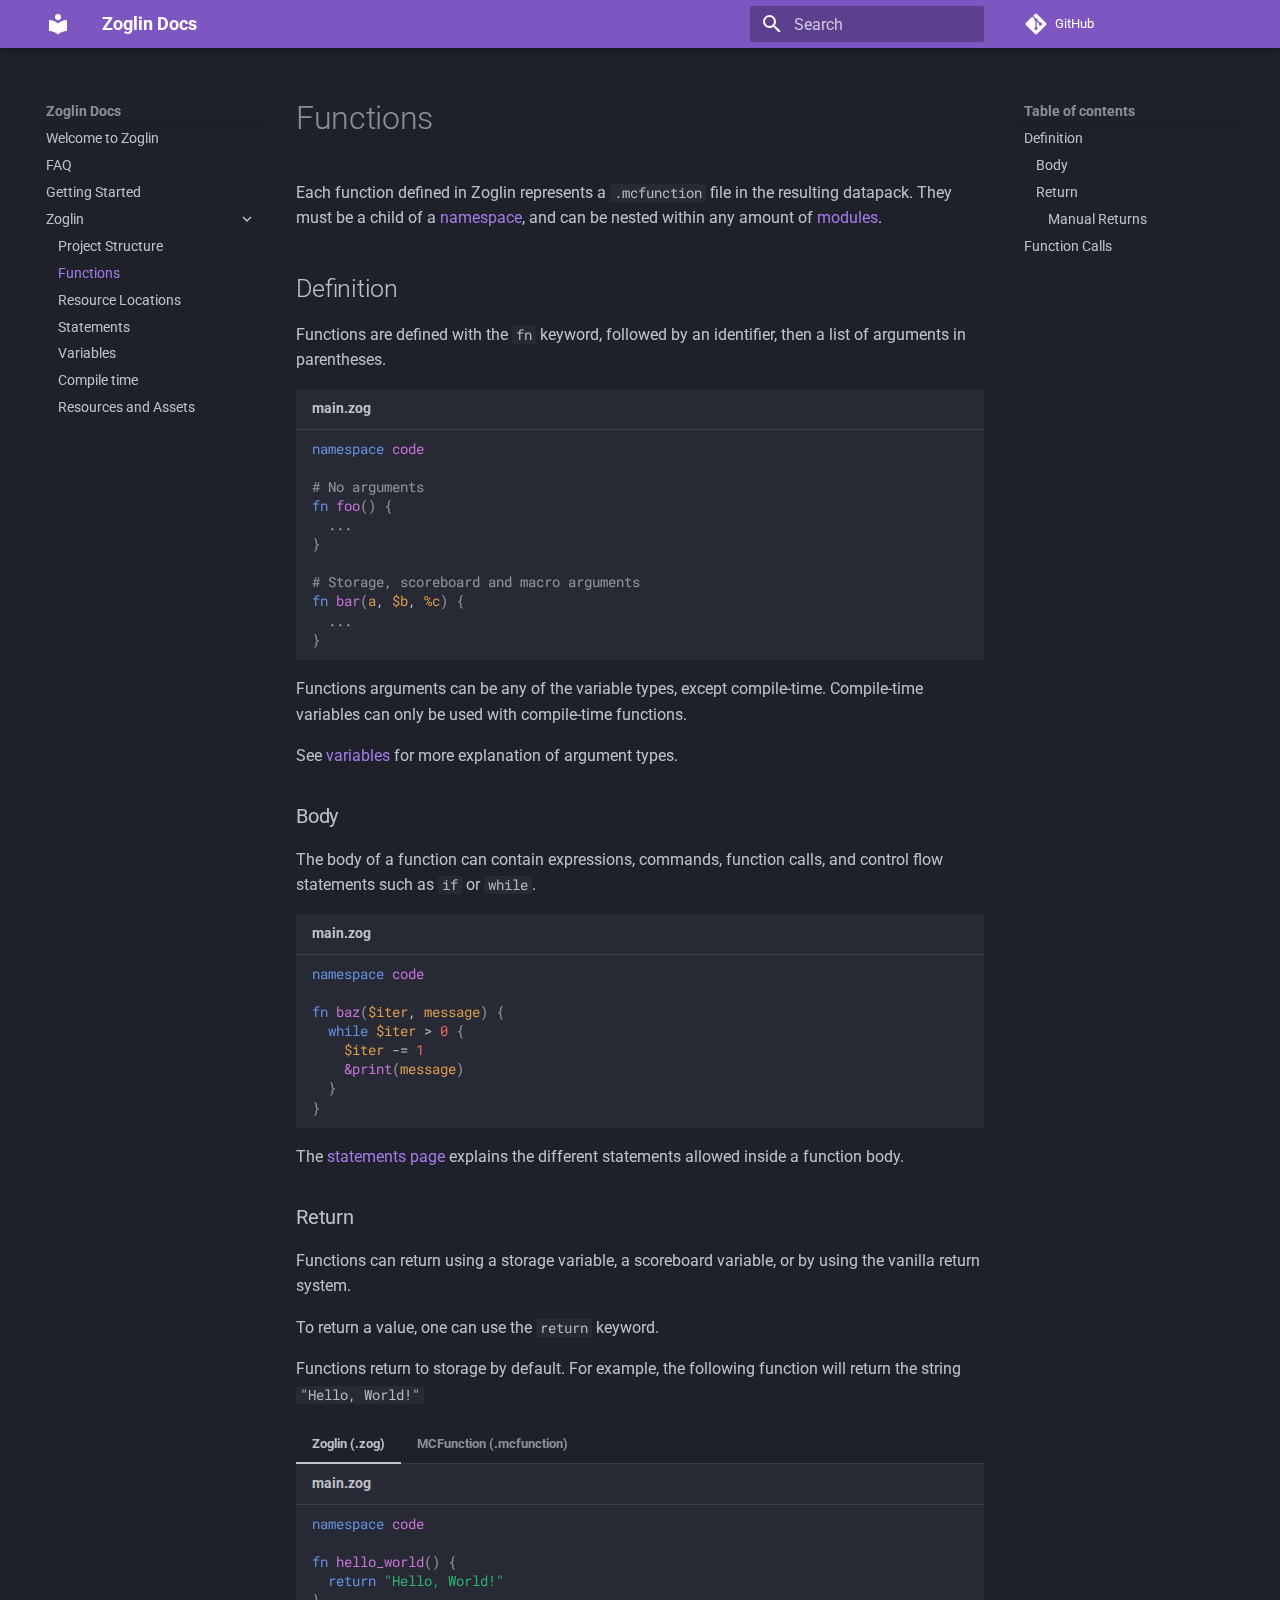
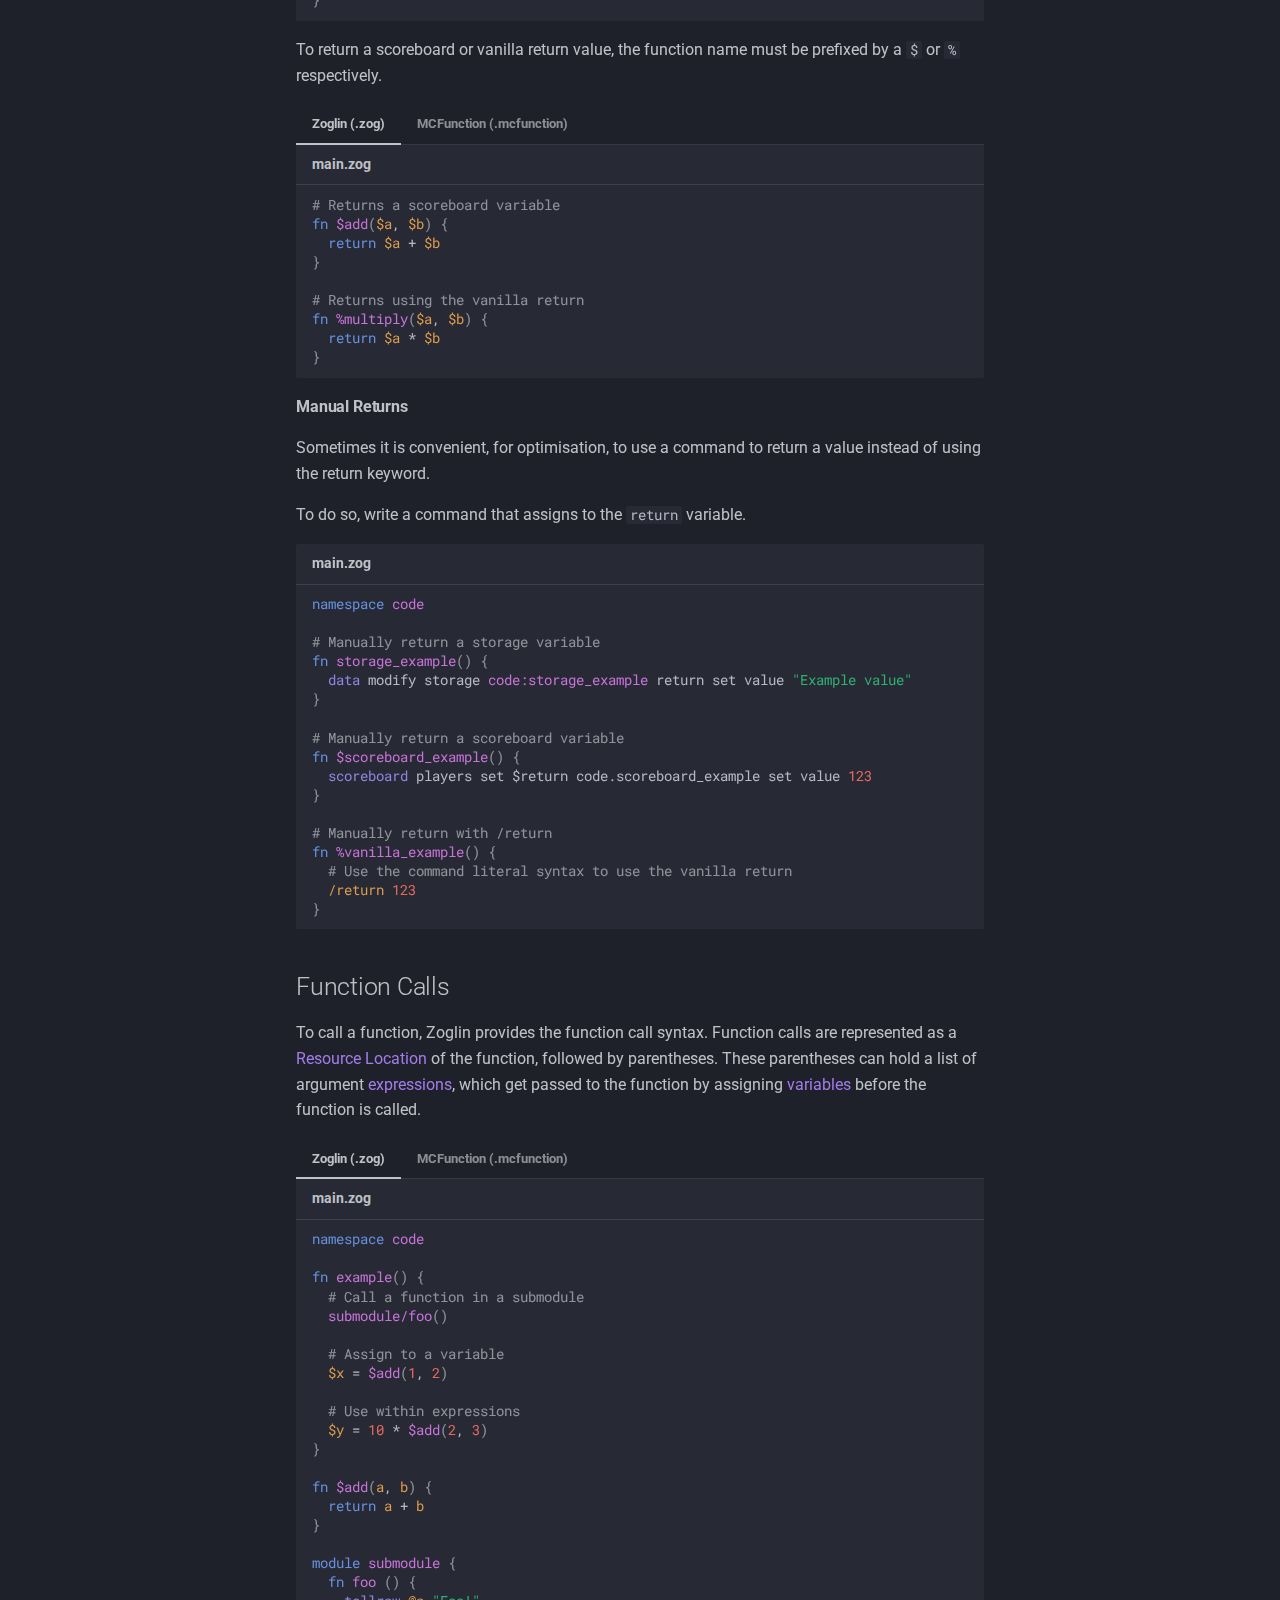
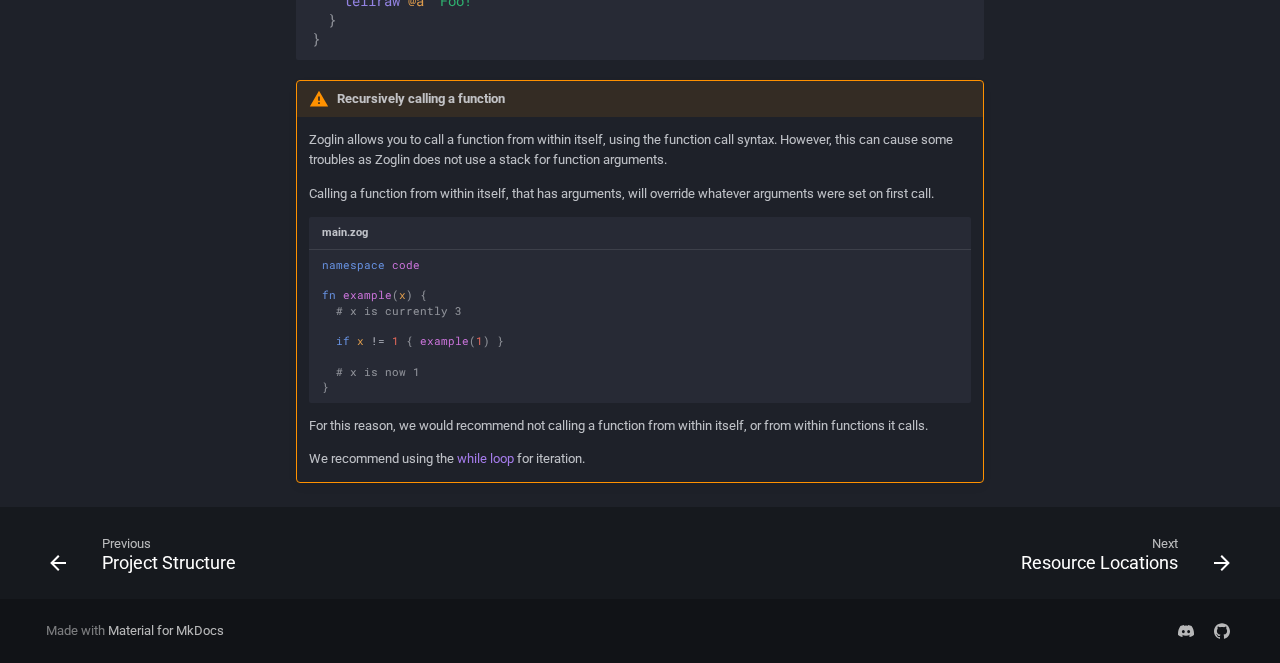
<file: zoglin/functions/index.html>
<!doctype html>
<html lang="en" class="no-js">
  <head>
    
      <meta charset="utf-8">
      <meta name="viewport" content="width=device-width,initial-scale=1">
      
      
      
        <link rel="canonical" href="https://zoglin.dev/zoglin/functions/">
      
      
        <link rel="prev" href="../project-structure/">
      
      
        <link rel="next" href="../resource-locations/">
      
      
      <link rel="icon" href="../../assets/images/favicon.png">
      <meta name="generator" content="mkdocs-1.6.1, mkdocs-material-9.5.43">
    
    
      
        <title>Functions - Zoglin Docs</title>
      
    
    
      <link rel="stylesheet" href="../../assets/stylesheets/main.0253249f.min.css">
      
        
        <link rel="stylesheet" href="../../assets/stylesheets/palette.06af60db.min.css">
      
      


    
    
      
    
    
      
        
        
        <link rel="preconnect" href="https://fonts.gstatic.com" crossorigin>
        <link rel="stylesheet" href="https://fonts.googleapis.com/css?family=Roboto:300,300i,400,400i,700,700i%7CRoboto+Mono:400,400i,700,700i&display=fallback">
        <style>:root{--md-text-font:"Roboto";--md-code-font:"Roboto Mono"}</style>
      
    
    
      <link rel="stylesheet" href="../../stylesheets/extra.css">
    
    <script>__md_scope=new URL("../..",location),__md_hash=e=>[...e].reduce(((e,_)=>(e<<5)-e+_.charCodeAt(0)),0),__md_get=(e,_=localStorage,t=__md_scope)=>JSON.parse(_.getItem(t.pathname+"."+e)),__md_set=(e,_,t=localStorage,a=__md_scope)=>{try{t.setItem(a.pathname+"."+e,JSON.stringify(_))}catch(e){}}</script>
    
      

    
    
    
  </head>
  
  
    
    
    
    
    
    <body dir="ltr" data-md-color-scheme="slate" data-md-color-primary="deep-purple" data-md-color-accent="purple">
  
    
    <input class="md-toggle" data-md-toggle="drawer" type="checkbox" id="__drawer" autocomplete="off">
    <input class="md-toggle" data-md-toggle="search" type="checkbox" id="__search" autocomplete="off">
    <label class="md-overlay" for="__drawer"></label>
    <div data-md-component="skip">
      
        
        <a href="#functions" class="md-skip">
          Skip to content
        </a>
      
    </div>
    <div data-md-component="announce">
      
    </div>
    
    
      

  

<header class="md-header md-header--shadow" data-md-component="header">
  <nav class="md-header__inner md-grid" aria-label="Header">
    <a href="../.." title="Zoglin Docs" class="md-header__button md-logo" aria-label="Zoglin Docs" data-md-component="logo">
      
  
  <svg xmlns="http://www.w3.org/2000/svg" viewBox="0 0 24 24"><path d="M12 8a3 3 0 0 0 3-3 3 3 0 0 0-3-3 3 3 0 0 0-3 3 3 3 0 0 0 3 3m0 3.54C9.64 9.35 6.5 8 3 8v11c3.5 0 6.64 1.35 9 3.54 2.36-2.19 5.5-3.54 9-3.54V8c-3.5 0-6.64 1.35-9 3.54"/></svg>

    </a>
    <label class="md-header__button md-icon" for="__drawer">
      
      <svg xmlns="http://www.w3.org/2000/svg" viewBox="0 0 24 24"><path d="M3 6h18v2H3zm0 5h18v2H3zm0 5h18v2H3z"/></svg>
    </label>
    <div class="md-header__title" data-md-component="header-title">
      <div class="md-header__ellipsis">
        <div class="md-header__topic">
          <span class="md-ellipsis">
            Zoglin Docs
          </span>
        </div>
        <div class="md-header__topic" data-md-component="header-topic">
          <span class="md-ellipsis">
            
              Functions
            
          </span>
        </div>
      </div>
    </div>
    
      
    
    
    
    
      <label class="md-header__button md-icon" for="__search">
        
        <svg xmlns="http://www.w3.org/2000/svg" viewBox="0 0 24 24"><path d="M9.5 3A6.5 6.5 0 0 1 16 9.5c0 1.61-.59 3.09-1.56 4.23l.27.27h.79l5 5-1.5 1.5-5-5v-.79l-.27-.27A6.52 6.52 0 0 1 9.5 16 6.5 6.5 0 0 1 3 9.5 6.5 6.5 0 0 1 9.5 3m0 2C7 5 5 7 5 9.5S7 14 9.5 14 14 12 14 9.5 12 5 9.5 5"/></svg>
      </label>
      <div class="md-search" data-md-component="search" role="dialog">
  <label class="md-search__overlay" for="__search"></label>
  <div class="md-search__inner" role="search">
    <form class="md-search__form" name="search">
      <input type="text" class="md-search__input" name="query" aria-label="Search" placeholder="Search" autocapitalize="off" autocorrect="off" autocomplete="off" spellcheck="false" data-md-component="search-query" required>
      <label class="md-search__icon md-icon" for="__search">
        
        <svg xmlns="http://www.w3.org/2000/svg" viewBox="0 0 24 24"><path d="M9.5 3A6.5 6.5 0 0 1 16 9.5c0 1.61-.59 3.09-1.56 4.23l.27.27h.79l5 5-1.5 1.5-5-5v-.79l-.27-.27A6.52 6.52 0 0 1 9.5 16 6.5 6.5 0 0 1 3 9.5 6.5 6.5 0 0 1 9.5 3m0 2C7 5 5 7 5 9.5S7 14 9.5 14 14 12 14 9.5 12 5 9.5 5"/></svg>
        
        <svg xmlns="http://www.w3.org/2000/svg" viewBox="0 0 24 24"><path d="M20 11v2H8l5.5 5.5-1.42 1.42L4.16 12l7.92-7.92L13.5 5.5 8 11z"/></svg>
      </label>
      <nav class="md-search__options" aria-label="Search">
        
        <button type="reset" class="md-search__icon md-icon" title="Clear" aria-label="Clear" tabindex="-1">
          
          <svg xmlns="http://www.w3.org/2000/svg" viewBox="0 0 24 24"><path d="M19 6.41 17.59 5 12 10.59 6.41 5 5 6.41 10.59 12 5 17.59 6.41 19 12 13.41 17.59 19 19 17.59 13.41 12z"/></svg>
        </button>
      </nav>
      
    </form>
    <div class="md-search__output">
      <div class="md-search__scrollwrap" tabindex="0" data-md-scrollfix>
        <div class="md-search-result" data-md-component="search-result">
          <div class="md-search-result__meta">
            Initializing search
          </div>
          <ol class="md-search-result__list" role="presentation"></ol>
        </div>
      </div>
    </div>
  </div>
</div>
    
    
      <div class="md-header__source">
        <a href="https://github.com/GMDU/zoglin/" title="Go to repository" class="md-source" data-md-component="source">
  <div class="md-source__icon md-icon">
    
    <svg xmlns="http://www.w3.org/2000/svg" viewBox="0 0 448 512"><!--! Font Awesome Free 6.6.0 by @fontawesome - https://fontawesome.com License - https://fontawesome.com/license/free (Icons: CC BY 4.0, Fonts: SIL OFL 1.1, Code: MIT License) Copyright 2024 Fonticons, Inc.--><path d="M439.55 236.05 244 40.45a28.87 28.87 0 0 0-40.81 0l-40.66 40.63 51.52 51.52c27.06-9.14 52.68 16.77 43.39 43.68l49.66 49.66c34.23-11.8 61.18 31 35.47 56.69-26.49 26.49-70.21-2.87-56-37.34L240.22 199v121.85c25.3 12.54 22.26 41.85 9.08 55a34.34 34.34 0 0 1-48.55 0c-17.57-17.6-11.07-46.91 11.25-56v-123c-20.8-8.51-24.6-30.74-18.64-45L142.57 101 8.45 235.14a28.86 28.86 0 0 0 0 40.81l195.61 195.6a28.86 28.86 0 0 0 40.8 0l194.69-194.69a28.86 28.86 0 0 0 0-40.81"/></svg>
  </div>
  <div class="md-source__repository">
    GitHub
  </div>
</a>
      </div>
    
  </nav>
  
</header>
    
    <div class="md-container" data-md-component="container">
      
      
        
          
        
      
      <main class="md-main" data-md-component="main">
        <div class="md-main__inner md-grid">
          
            
              
              <div class="md-sidebar md-sidebar--primary" data-md-component="sidebar" data-md-type="navigation" >
                <div class="md-sidebar__scrollwrap">
                  <div class="md-sidebar__inner">
                    



<nav class="md-nav md-nav--primary" aria-label="Navigation" data-md-level="0">
  <label class="md-nav__title" for="__drawer">
    <a href="../.." title="Zoglin Docs" class="md-nav__button md-logo" aria-label="Zoglin Docs" data-md-component="logo">
      
  
  <svg xmlns="http://www.w3.org/2000/svg" viewBox="0 0 24 24"><path d="M12 8a3 3 0 0 0 3-3 3 3 0 0 0-3-3 3 3 0 0 0-3 3 3 3 0 0 0 3 3m0 3.54C9.64 9.35 6.5 8 3 8v11c3.5 0 6.64 1.35 9 3.54 2.36-2.19 5.5-3.54 9-3.54V8c-3.5 0-6.64 1.35-9 3.54"/></svg>

    </a>
    Zoglin Docs
  </label>
  
    <div class="md-nav__source">
      <a href="https://github.com/GMDU/zoglin/" title="Go to repository" class="md-source" data-md-component="source">
  <div class="md-source__icon md-icon">
    
    <svg xmlns="http://www.w3.org/2000/svg" viewBox="0 0 448 512"><!--! Font Awesome Free 6.6.0 by @fontawesome - https://fontawesome.com License - https://fontawesome.com/license/free (Icons: CC BY 4.0, Fonts: SIL OFL 1.1, Code: MIT License) Copyright 2024 Fonticons, Inc.--><path d="M439.55 236.05 244 40.45a28.87 28.87 0 0 0-40.81 0l-40.66 40.63 51.52 51.52c27.06-9.14 52.68 16.77 43.39 43.68l49.66 49.66c34.23-11.8 61.18 31 35.47 56.69-26.49 26.49-70.21-2.87-56-37.34L240.22 199v121.85c25.3 12.54 22.26 41.85 9.08 55a34.34 34.34 0 0 1-48.55 0c-17.57-17.6-11.07-46.91 11.25-56v-123c-20.8-8.51-24.6-30.74-18.64-45L142.57 101 8.45 235.14a28.86 28.86 0 0 0 0 40.81l195.61 195.6a28.86 28.86 0 0 0 40.8 0l194.69-194.69a28.86 28.86 0 0 0 0-40.81"/></svg>
  </div>
  <div class="md-source__repository">
    GitHub
  </div>
</a>
    </div>
  
  <ul class="md-nav__list" data-md-scrollfix>
    
      
      
  
  
  
  
    <li class="md-nav__item">
      <a href="../.." class="md-nav__link">
        
  
  <span class="md-ellipsis">
    Welcome to Zoglin
  </span>
  

      </a>
    </li>
  

    
      
      
  
  
  
  
    <li class="md-nav__item">
      <a href="../../faq/" class="md-nav__link">
        
  
  <span class="md-ellipsis">
    FAQ
  </span>
  

      </a>
    </li>
  

    
      
      
  
  
  
  
    <li class="md-nav__item">
      <a href="../../getting-started/" class="md-nav__link">
        
  
  <span class="md-ellipsis">
    Getting Started
  </span>
  

      </a>
    </li>
  

    
      
      
  
  
    
  
  
  
    
    
      
        
      
        
      
        
      
        
      
        
      
        
      
        
      
    
    
    
    <li class="md-nav__item md-nav__item--active md-nav__item--nested">
      
        
        
        <input class="md-nav__toggle md-toggle " type="checkbox" id="__nav_4" checked>
        
          
          <label class="md-nav__link" for="__nav_4" id="__nav_4_label" tabindex="0">
            
  
  <span class="md-ellipsis">
    Zoglin
  </span>
  

            <span class="md-nav__icon md-icon"></span>
          </label>
        
        <nav class="md-nav" data-md-level="1" aria-labelledby="__nav_4_label" aria-expanded="true">
          <label class="md-nav__title" for="__nav_4">
            <span class="md-nav__icon md-icon"></span>
            Zoglin
          </label>
          <ul class="md-nav__list" data-md-scrollfix>
            
              
                
  
  
  
  
    <li class="md-nav__item">
      <a href="../project-structure/" class="md-nav__link">
        
  
  <span class="md-ellipsis">
    Project Structure
  </span>
  

      </a>
    </li>
  

              
            
              
                
  
  
    
  
  
  
    <li class="md-nav__item md-nav__item--active">
      
      <input class="md-nav__toggle md-toggle" type="checkbox" id="__toc">
      
      
        
      
      
        <label class="md-nav__link md-nav__link--active" for="__toc">
          
  
  <span class="md-ellipsis">
    Functions
  </span>
  

          <span class="md-nav__icon md-icon"></span>
        </label>
      
      <a href="./" class="md-nav__link md-nav__link--active">
        
  
  <span class="md-ellipsis">
    Functions
  </span>
  

      </a>
      
        

<nav class="md-nav md-nav--secondary" aria-label="Table of contents">
  
  
  
    
  
  
    <label class="md-nav__title" for="__toc">
      <span class="md-nav__icon md-icon"></span>
      Table of contents
    </label>
    <ul class="md-nav__list" data-md-component="toc" data-md-scrollfix>
      
        <li class="md-nav__item">
  <a href="#definition" class="md-nav__link">
    <span class="md-ellipsis">
      Definition
    </span>
  </a>
  
    <nav class="md-nav" aria-label="Definition">
      <ul class="md-nav__list">
        
          <li class="md-nav__item">
  <a href="#body" class="md-nav__link">
    <span class="md-ellipsis">
      Body
    </span>
  </a>
  
</li>
        
          <li class="md-nav__item">
  <a href="#return" class="md-nav__link">
    <span class="md-ellipsis">
      Return
    </span>
  </a>
  
    <nav class="md-nav" aria-label="Return">
      <ul class="md-nav__list">
        
          <li class="md-nav__item">
  <a href="#manual-returns" class="md-nav__link">
    <span class="md-ellipsis">
      Manual Returns
    </span>
  </a>
  
</li>
        
      </ul>
    </nav>
  
</li>
        
      </ul>
    </nav>
  
</li>
      
        <li class="md-nav__item">
  <a href="#function-calls" class="md-nav__link">
    <span class="md-ellipsis">
      Function Calls
    </span>
  </a>
  
</li>
      
    </ul>
  
</nav>
      
    </li>
  

              
            
              
                
  
  
  
  
    <li class="md-nav__item">
      <a href="../resource-locations/" class="md-nav__link">
        
  
  <span class="md-ellipsis">
    Resource Locations
  </span>
  

      </a>
    </li>
  

              
            
              
                
  
  
  
  
    <li class="md-nav__item">
      <a href="../statements/" class="md-nav__link">
        
  
  <span class="md-ellipsis">
    Statements
  </span>
  

      </a>
    </li>
  

              
            
              
                
  
  
  
  
    <li class="md-nav__item">
      <a href="../variables/" class="md-nav__link">
        
  
  <span class="md-ellipsis">
    Variables
  </span>
  

      </a>
    </li>
  

              
            
              
                
  
  
  
  
    <li class="md-nav__item">
      <a href="../compile-time/" class="md-nav__link">
        
  
  <span class="md-ellipsis">
    Compile time
  </span>
  

      </a>
    </li>
  

              
            
              
                
  
  
  
  
    <li class="md-nav__item">
      <a href="../resources/" class="md-nav__link">
        
  
  <span class="md-ellipsis">
    Resources and Assets
  </span>
  

      </a>
    </li>
  

              
            
          </ul>
        </nav>
      
    </li>
  

    
  </ul>
</nav>
                  </div>
                </div>
              </div>
            
            
              
              <div class="md-sidebar md-sidebar--secondary" data-md-component="sidebar" data-md-type="toc" >
                <div class="md-sidebar__scrollwrap">
                  <div class="md-sidebar__inner">
                    

<nav class="md-nav md-nav--secondary" aria-label="Table of contents">
  
  
  
    
  
  
    <label class="md-nav__title" for="__toc">
      <span class="md-nav__icon md-icon"></span>
      Table of contents
    </label>
    <ul class="md-nav__list" data-md-component="toc" data-md-scrollfix>
      
        <li class="md-nav__item">
  <a href="#definition" class="md-nav__link">
    <span class="md-ellipsis">
      Definition
    </span>
  </a>
  
    <nav class="md-nav" aria-label="Definition">
      <ul class="md-nav__list">
        
          <li class="md-nav__item">
  <a href="#body" class="md-nav__link">
    <span class="md-ellipsis">
      Body
    </span>
  </a>
  
</li>
        
          <li class="md-nav__item">
  <a href="#return" class="md-nav__link">
    <span class="md-ellipsis">
      Return
    </span>
  </a>
  
    <nav class="md-nav" aria-label="Return">
      <ul class="md-nav__list">
        
          <li class="md-nav__item">
  <a href="#manual-returns" class="md-nav__link">
    <span class="md-ellipsis">
      Manual Returns
    </span>
  </a>
  
</li>
        
      </ul>
    </nav>
  
</li>
        
      </ul>
    </nav>
  
</li>
      
        <li class="md-nav__item">
  <a href="#function-calls" class="md-nav__link">
    <span class="md-ellipsis">
      Function Calls
    </span>
  </a>
  
</li>
      
    </ul>
  
</nav>
                  </div>
                </div>
              </div>
            
          
          
            <div class="md-content" data-md-component="content">
              <article class="md-content__inner md-typeset">
                
                  

  
  


<h1 id="functions">Functions</h1>
<p>Each function defined in Zoglin represents a <code>.mcfunction</code> file in the resulting
datapack. They must be a child of a <a href="../project-structure/#namespaces">namespace</a>,
and can be nested within any amount of <a href="../project-structure/#modules">modules</a>.</p>
<h2 id="definition">Definition</h2>
<p>Functions are defined with the <code>fn</code> keyword, followed by an identifier, then a list
of arguments in parentheses.</p>
<p><div class="highlight"><span class="filename">main.zog</span><pre><span></span><code><span class="kd">namespace</span><span class="nn"> code</span>

<span class="c"># No arguments</span>
<span class="kd">fn</span><span class="err"> </span><span class="nf">foo</span><span class="p">()</span><span class="err"> </span><span class="p">{</span>
<span class="err">  ...</span>
<span class="p">}</span>

<span class="c"># Storage, scoreboard and macro arguments</span>
<span class="kd">fn</span><span class="err"> </span><span class="nf">bar</span><span class="p">(</span><span class="nv">a</span><span class="err">, </span><span class="nv">$b</span><span class="err">, </span><span class="nv">%c</span><span class="p">)</span><span class="err"> </span><span class="p">{</span>
<span class="err">  ...</span>
<span class="p">}</span>
</code></pre></div>
Functions arguments can be any of the variable types, except compile-time.
Compile-time variables can only be used with compile-time functions.</p>
<p>See <a href="../variables/">variables</a> for more explanation of argument types.</p>
<h3 id="body">Body</h3>
<p>The body of a function can contain expressions, commands, function calls, and control
flow statements such as <code>if</code> or <code>while</code>.</p>
<p><div class="highlight"><span class="filename">main.zog</span><pre><span></span><code><span class="kd">namespace</span><span class="nn"> code</span>

<span class="kd">fn</span><span class="err"> </span><span class="nf">baz</span><span class="p">(</span><span class="nv">$iter</span><span class="err">, </span><span class="nv">message</span><span class="p">)</span><span class="err"> </span><span class="p">{</span>
<span class="err">  </span><span class="k">while</span><span class="err"> </span><span class="nv">$iter</span><span class="err"> &gt; </span><span class="mi">0</span><span class="err"> </span><span class="p">{</span>
<span class="err">    </span><span class="nv">$iter</span><span class="err"> -= </span><span class="mi">1</span>
<span class="err">    </span><span class="nf">&amp;print</span><span class="p">(</span><span class="nv">message</span><span class="p">)</span>
<span class="err">  </span><span class="p">}</span>
<span class="p">}</span>
</code></pre></div>
The <a href="../statements/">statements page</a> explains the different statements allowed inside a function body.</p>
<h3 id="return">Return</h3>
<p>Functions can return using a storage variable, a scoreboard variable, or
by using the vanilla return system.</p>
<p>To return a value, one can use the <code>return</code> keyword.</p>
<p>Functions return to storage by default. For example, the following function
will return the string <code>"Hello, World!"</code></p>
<div class="tabbed-set tabbed-alternate" data-tabs="1:2"><input checked="checked" id="__tabbed_1_1" name="__tabbed_1" type="radio" /><input id="__tabbed_1_2" name="__tabbed_1" type="radio" /><div class="tabbed-labels"><label for="__tabbed_1_1">Zoglin (.zog)</label><label for="__tabbed_1_2">MCFunction (.mcfunction)</label></div>
<div class="tabbed-content">
<div class="tabbed-block">
<div class="highlight"><span class="filename">main.zog</span><pre><span></span><code><span class="kd">namespace</span><span class="nn"> code</span>

<span class="kd">fn</span><span class="err"> </span><span class="nf">hello_world</span><span class="p">()</span><span class="err"> </span><span class="p">{</span>
<span class="err">  </span><span class="k">return</span><span class="err"> </span><span class="s2">&quot;Hello, World!&quot;</span>
<span class="p">}</span>
</code></pre></div>
</div>
<div class="tabbed-block">
<div class="highlight"><span class="filename">hello_world.mcfunction</span><pre><span></span><code><span class="c1"># Sets the special return storage variable to &quot;Hello, World!&quot;</span>
<span class="nb">data</span><span class="w"> </span><span class="kc">modify</span><span class="w"> </span><span class="kc">storage</span><span class="w"> </span><span class="nf">code:hello_world</span><span class="w"> </span><span class="kc">return</span><span class="w"> </span><span class="kc">set</span><span class="w"> </span><span class="kc">value</span><span class="w"> </span><span class="s2">&quot;Hello, World!&quot;</span>
</code></pre></div>
</div>
</div>
</div>
<p>To return a scoreboard or vanilla return value, the function name must be prefixed
by a <code>$</code> or <code>%</code> respectively.</p>
<div class="tabbed-set tabbed-alternate" data-tabs="2:2"><input checked="checked" id="__tabbed_2_1" name="__tabbed_2" type="radio" /><input id="__tabbed_2_2" name="__tabbed_2" type="radio" /><div class="tabbed-labels"><label for="__tabbed_2_1">Zoglin (.zog)</label><label for="__tabbed_2_2">MCFunction (.mcfunction)</label></div>
<div class="tabbed-content">
<div class="tabbed-block">
<div class="highlight"><span class="filename">main.zog</span><pre><span></span><code><span class="c"># Returns a scoreboard variable</span>
<span class="kd">fn</span><span class="err"> </span><span class="nf">$add</span><span class="p">(</span><span class="nv">$a</span><span class="err">, </span><span class="nv">$b</span><span class="p">)</span><span class="err"> </span><span class="p">{</span>
<span class="err">  </span><span class="k">return</span><span class="err"> </span><span class="nv">$a</span><span class="err"> + </span><span class="nv">$b</span>
<span class="p">}</span>

<span class="c"># Returns using the vanilla return</span>
<span class="kd">fn</span><span class="err"> </span><span class="nf">%multiply</span><span class="p">(</span><span class="nv">$a</span><span class="err">, </span><span class="nv">$b</span><span class="p">)</span><span class="err"> </span><span class="p">{</span>
<span class="err">  </span><span class="k">return</span><span class="err"> </span><span class="nv">$a</span><span class="err"> * </span><span class="nv">$b</span>
<span class="p">}</span>
</code></pre></div>
</div>
<div class="tabbed-block">
<div class="highlight"><span class="filename">add.mcfunction</span><pre><span></span><code><span class="c1"># Sets the $return special variable</span>
<span class="nb">scoreboard</span><span class="w"> </span><span class="kc">players</span><span class="w"> </span><span class="kc">operation</span><span class="w"> </span><span class="vm">$return</span><span class="w"> </span><span class="kc">code.add</span><span class="w"> </span><span class="o">=</span><span class="w"> </span><span class="vm">$a</span><span class="w"> </span><span class="kc">code.add</span>
<span class="nb">scoreboard</span><span class="w"> </span><span class="kc">players</span><span class="w"> </span><span class="kc">operation</span><span class="w"> </span><span class="vm">$return</span><span class="w"> </span><span class="kc">code.add</span><span class="w"> </span><span class="o">+=</span><span class="w"> </span><span class="vm">$b</span><span class="w"> </span><span class="kc">code.add</span>
</code></pre></div>
<div class="highlight"><span class="filename">multiply.mcfunction</span><pre><span></span><code><span class="c1"># Uses return run to return the result of the operation</span>
<span class="nb">scoreboard</span><span class="w"> </span><span class="kc">players</span><span class="w"> </span><span class="kc">operation</span><span class="w"> </span><span class="vm">$var_0</span><span class="w"> </span><span class="kc">zoglin.internal.vars</span><span class="w"> </span><span class="o">=</span><span class="w"> </span><span class="vm">$a</span><span class="w"> </span><span class="kc">code.add</span>
<span class="nb">return</span><span class="w"> </span><span class="kc">run</span><span class="nb"> scoreboard</span><span class="w"> </span><span class="kc">players</span><span class="w"> </span><span class="kc">operation</span><span class="w"> </span><span class="vm">$var_0</span><span class="w"> </span><span class="kc">zoglin.internal.vars</span><span class="w"> </span><span class="o">+=</span><span class="w"> </span><span class="vm">$b</span><span class="w"> </span><span class="kc">code.add</span>
</code></pre></div>
</div>
</div>
</div>
<h4 id="manual-returns">Manual Returns</h4>
<p>Sometimes it is convenient, for optimisation, to use a command to return a value instead of using the return keyword.</p>
<p>To do so, write a command that assigns to the <code>return</code> variable.
<div class="highlight"><span class="filename">main.zog</span><pre><span></span><code><span class="kd">namespace</span><span class="nn"> code</span>

<span class="c"># Manually return a storage variable</span>
<span class="kd">fn</span><span class="err"> </span><span class="nf">storage_example</span><span class="p">()</span><span class="err"> </span><span class="p">{</span>
<span class="w">  </span><span class="nb">data</span><span class="w"> </span><span class="kc">modify</span><span class="w"> </span><span class="kc">storage</span><span class="w"> </span><span class="nf">code:storage_example</span><span class="w"> </span><span class="kc">return</span><span class="w"> </span><span class="kc">set</span><span class="w"> </span><span class="kc">value</span><span class="w"> </span><span class="s2">&quot;Example value&quot;</span>
<span class="p">}</span>

<span class="c"># Manually return a scoreboard variable</span>
<span class="kd">fn</span><span class="err"> </span><span class="nf">$scoreboard_example</span><span class="p">()</span><span class="err"> </span><span class="p">{</span>
<span class="w">  </span><span class="nb">scoreboard</span><span class="w"> </span><span class="kc">players</span><span class="w"> </span><span class="kc">set</span><span class="w"> </span><span class="vm">$return</span><span class="w"> </span><span class="kc">code.scoreboard_example</span><span class="w"> </span><span class="kc">set</span><span class="w"> </span><span class="kc">value</span><span class="w"> </span><span class="mf">123</span>
<span class="p">}</span>

<span class="c"># Manually return with /return</span>
<span class="kd">fn</span><span class="err"> </span><span class="nf">%vanilla_example</span><span class="p">()</span><span class="err"> </span><span class="p">{</span>
<span class="err">  </span><span class="c"># Use the command literal syntax to use the vanilla return</span>
<span class="err">  </span><span class="nv">/return</span><span class="err"> </span><span class="mi">123</span>
<span class="p">}</span>
</code></pre></div></p>
<h2 id="function-calls">Function Calls</h2>
<p>To call a function, Zoglin provides the function call syntax. Function calls are represented as a <a href="../resource-locations/">Resource Location</a>
of the function, followed by parentheses. These parentheses can hold a list of argument <a href="../statements/#expressions">expressions</a>,
which get passed to the function by assigning <a href="../variables/">variables</a> before the function is called.</p>
<div class="tabbed-set tabbed-alternate" data-tabs="3:2"><input checked="checked" id="__tabbed_3_1" name="__tabbed_3" type="radio" /><input id="__tabbed_3_2" name="__tabbed_3" type="radio" /><div class="tabbed-labels"><label for="__tabbed_3_1">Zoglin (.zog)</label><label for="__tabbed_3_2">MCFunction (.mcfunction)</label></div>
<div class="tabbed-content">
<div class="tabbed-block">
<div class="highlight"><span class="filename">main.zog</span><pre><span></span><code><span class="kd">namespace</span><span class="nn"> code</span>

<span class="kd">fn</span><span class="err"> </span><span class="nf">example</span><span class="p">()</span><span class="err"> </span><span class="p">{</span>
<span class="err">  </span><span class="c"># Call a function in a submodule</span>
<span class="err">  </span><span class="nf">submodule/foo</span><span class="p">()</span>

<span class="err">  </span><span class="c"># Assign to a variable</span>
<span class="err">  </span><span class="nv">$x</span><span class="err"> = </span><span class="nf">$add</span><span class="p">(</span><span class="mi">1</span><span class="err">, </span><span class="mi">2</span><span class="p">)</span>

<span class="err">  </span><span class="c"># Use within expressions</span>
<span class="err">  </span><span class="nv">$y</span><span class="err"> = </span><span class="mi">10</span><span class="err"> * </span><span class="nf">$add</span><span class="p">(</span><span class="mi">2</span><span class="err">, </span><span class="mi">3</span><span class="p">)</span>
<span class="p">}</span>

<span class="kd">fn</span><span class="err"> </span><span class="nf">$add</span><span class="p">(</span><span class="nv">a</span><span class="err">, </span><span class="nv">b</span><span class="p">)</span><span class="err"> </span><span class="p">{</span>
<span class="err">  </span><span class="k">return</span><span class="err"> </span><span class="nv">a</span><span class="err"> + </span><span class="nv">b</span>
<span class="p">}</span>

<span class="kd">module</span><span class="nc"> submodule</span><span class="err"> </span><span class="p">{</span>
<span class="err">  </span><span class="kd">fn</span><span class="err"> </span><span class="nf">foo</span><span class="err"> </span><span class="p">()</span><span class="err"> </span><span class="p">{</span>
<span class="w">    </span><span class="nb">tellraw</span><span class="w"> </span><span class="nv">@a</span><span class="w"> </span><span class="s2">&quot;Foo!&quot;</span>
<span class="err">  </span><span class="p">}</span>
<span class="p">}</span>
</code></pre></div>
</div>
<div class="tabbed-block">
<div class="highlight"><span class="filename">example.mcfunction</span><pre><span></span><code><span class="c1"># Call a function in a submodule</span>
<span class="nb">function</span><span class="w"> </span><span class="nf">code:submodule/foo</span>

<span class="c1"># Assign to a variable</span>
<span class="nb">scoreboard</span><span class="w"> </span><span class="kc">players</span><span class="w"> </span><span class="kc">set</span><span class="w"> </span><span class="vm">$a</span><span class="w"> </span><span class="kc">code.add</span><span class="w"> </span><span class="mf">1</span>
<span class="nb">scoreboard</span><span class="w"> </span><span class="kc">players</span><span class="w"> </span><span class="kc">set</span><span class="w"> </span><span class="vm">$b</span><span class="w"> </span><span class="kc">code.add</span><span class="w"> </span><span class="mf">2</span>
<span class="nb">function</span><span class="w"> </span><span class="nf">code:add</span>
<span class="nb">scoreboard</span><span class="w"> </span><span class="kc">players</span><span class="w"> </span><span class="kc">operation</span><span class="w"> </span><span class="vm">$x</span><span class="w"> </span><span class="kc">code.example</span><span class="w"> </span><span class="o">=</span><span class="w"> </span><span class="vm">$return</span><span class="w"> </span><span class="kc">code.add</span>

<span class="c1"># Use within expressions</span>
<span class="nb">scoreboard</span><span class="w"> </span><span class="kc">players</span><span class="w"> </span><span class="kc">set</span><span class="w"> </span><span class="vm">$y</span><span class="w"> </span><span class="kc">code.example</span><span class="w"> </span><span class="mf">10</span>
<span class="nb">scoreboard</span><span class="w"> </span><span class="kc">players</span><span class="w"> </span><span class="kc">set</span><span class="w"> </span><span class="vm">$a</span><span class="w"> </span><span class="kc">code.add</span><span class="w"> </span><span class="mf">2</span>
<span class="nb">scoreboard</span><span class="w"> </span><span class="kc">players</span><span class="w"> </span><span class="kc">set</span><span class="w"> </span><span class="vm">$b</span><span class="w"> </span><span class="kc">code.add</span><span class="w"> </span><span class="mf">3</span>
<span class="nb">function</span><span class="w"> </span><span class="nf">code:add</span>
<span class="nb">scoreboard</span><span class="w"> </span><span class="kc">players</span><span class="w"> </span><span class="kc">operation</span><span class="w"> </span><span class="vm">$y</span><span class="w"> </span><span class="kc">code.example</span><span class="w"> </span><span class="o">*=</span><span class="w"> </span><span class="vm">$return</span><span class="w"> </span><span class="kc">code.add</span>
</code></pre></div>
<div class="highlight"><span class="filename">add.mcfunction</span><pre><span></span><code><span class="nb">scoreboard</span><span class="w"> </span><span class="kc">players</span><span class="w"> </span><span class="kc">operation</span><span class="w"> </span><span class="vm">$return</span><span class="w"> </span><span class="kc">code.add</span><span class="w"> </span><span class="o">=</span><span class="w"> </span><span class="vm">$a</span><span class="w"> </span><span class="kc">code.add</span>
<span class="nb">scoreboard</span><span class="w"> </span><span class="kc">players</span><span class="w"> </span><span class="kc">operation</span><span class="w"> </span><span class="vm">$return</span><span class="w"> </span><span class="kc">code.add</span><span class="w"> </span><span class="o">+=</span><span class="w"> </span><span class="vm">$b</span><span class="w"> </span><span class="kc">code.add</span>
</code></pre></div>
<div class="highlight"><span class="filename">submodule/foo.mcfunction</span><pre><span></span><code><span class="nb">tellraw</span><span class="w"> </span><span class="nv">@a</span><span class="w"> </span><span class="s2">&quot;Foo!&quot;</span>
</code></pre></div>
</div>
</div>
</div>
<div class="admonition warning">
<p class="admonition-title">Recursively calling a function</p>
<p>Zoglin allows you to call a function from within itself, using the function call syntax.
However, this can cause some troubles as Zoglin does not use a stack for function arguments.</p>
<p>Calling a function from within itself, that has arguments, will override whatever arguments were
set on first call.</p>
<div class="highlight"><span class="filename">main.zog</span><pre><span></span><code><span class="kd">namespace</span><span class="nn"> code</span>

<span class="kd">fn</span><span class="err"> </span><span class="nf">example</span><span class="p">(</span><span class="nv">x</span><span class="p">)</span><span class="err"> </span><span class="p">{</span>
<span class="err">  </span><span class="c"># x is currently 3</span>

<span class="err">  </span><span class="k">if</span><span class="err"> </span><span class="nv">x</span><span class="err"> != </span><span class="mi">1</span><span class="err"> </span><span class="p">{</span><span class="err"> </span><span class="nf">example</span><span class="p">(</span><span class="mi">1</span><span class="p">)</span><span class="err"> </span><span class="p">}</span>

<span class="err">  </span><span class="c"># x is now 1</span>
<span class="p">}</span>
</code></pre></div>
<p>For this reason, we would recommend not calling a function from within itself, or from within functions it calls.</p>
<p>We recommend using the <a href="../statements/#while">while loop</a> for iteration.</p>
</div>












                
              </article>
            </div>
          
          
<script>var target=document.getElementById(location.hash.slice(1));target&&target.name&&(target.checked=target.name.startsWith("__tabbed_"))</script>
        </div>
        
          <button type="button" class="md-top md-icon" data-md-component="top" hidden>
  
  <svg xmlns="http://www.w3.org/2000/svg" viewBox="0 0 24 24"><path d="M13 20h-2V8l-5.5 5.5-1.42-1.42L12 4.16l7.92 7.92-1.42 1.42L13 8z"/></svg>
  Back to top
</button>
        
      </main>
      
        <footer class="md-footer">
  
    
      
      <nav class="md-footer__inner md-grid" aria-label="Footer" >
        
          
          <a href="../project-structure/" class="md-footer__link md-footer__link--prev" aria-label="Previous: Project Structure">
            <div class="md-footer__button md-icon">
              
              <svg xmlns="http://www.w3.org/2000/svg" viewBox="0 0 24 24"><path d="M20 11v2H8l5.5 5.5-1.42 1.42L4.16 12l7.92-7.92L13.5 5.5 8 11z"/></svg>
            </div>
            <div class="md-footer__title">
              <span class="md-footer__direction">
                Previous
              </span>
              <div class="md-ellipsis">
                Project Structure
              </div>
            </div>
          </a>
        
        
          
          <a href="../resource-locations/" class="md-footer__link md-footer__link--next" aria-label="Next: Resource Locations">
            <div class="md-footer__title">
              <span class="md-footer__direction">
                Next
              </span>
              <div class="md-ellipsis">
                Resource Locations
              </div>
            </div>
            <div class="md-footer__button md-icon">
              
              <svg xmlns="http://www.w3.org/2000/svg" viewBox="0 0 24 24"><path d="M4 11v2h12l-5.5 5.5 1.42 1.42L19.84 12l-7.92-7.92L10.5 5.5 16 11z"/></svg>
            </div>
          </a>
        
      </nav>
    
  
  <div class="md-footer-meta md-typeset">
    <div class="md-footer-meta__inner md-grid">
      <div class="md-copyright">
  
  
    Made with
    <a href="https://squidfunk.github.io/mkdocs-material/" target="_blank" rel="noopener">
      Material for MkDocs
    </a>
  
</div>
      
        <div class="md-social">
  
    
    
    
    
      
      
    
    <a href="https://datapack.dev/discord" target="_blank" rel="noopener" title="datapack.dev" class="md-social__link">
      <svg xmlns="http://www.w3.org/2000/svg" viewBox="0 0 24 24"><path d="M20.317 4.37a19.8 19.8 0 0 0-4.885-1.515.074.074 0 0 0-.079.037c-.21.375-.444.864-.608 1.25a18.3 18.3 0 0 0-5.487 0 13 13 0 0 0-.617-1.25.08.08 0 0 0-.079-.037A19.7 19.7 0 0 0 3.677 4.37a.1.1 0 0 0-.032.027C.533 9.046-.32 13.58.099 18.057a.08.08 0 0 0 .031.057 19.9 19.9 0 0 0 5.993 3.03.08.08 0 0 0 .084-.028c.462-.63.874-1.295 1.226-1.994a.076.076 0 0 0-.041-.106 13 13 0 0 1-1.872-.892.077.077 0 0 1-.008-.128 10 10 0 0 0 .372-.292.07.07 0 0 1 .077-.01c3.928 1.793 8.18 1.793 12.062 0a.07.07 0 0 1 .078.01c.12.098.246.198.373.292a.077.077 0 0 1-.006.127 12.3 12.3 0 0 1-1.873.892.077.077 0 0 0-.041.107c.36.698.772 1.362 1.225 1.993a.08.08 0 0 0 .084.028 19.8 19.8 0 0 0 6.002-3.03.08.08 0 0 0 .032-.054c.5-5.177-.838-9.674-3.549-13.66a.06.06 0 0 0-.031-.03M8.02 15.33c-1.182 0-2.157-1.085-2.157-2.419 0-1.333.956-2.419 2.157-2.419 1.21 0 2.176 1.096 2.157 2.42 0 1.333-.956 2.418-2.157 2.418m7.975 0c-1.183 0-2.157-1.085-2.157-2.419 0-1.333.955-2.419 2.157-2.419 1.21 0 2.176 1.096 2.157 2.42 0 1.333-.946 2.418-2.157 2.418"/></svg>
    </a>
  
    
    
    
    
      
      
    
    <a href="https://github.com/GMDU" target="_blank" rel="noopener" title="github.com" class="md-social__link">
      <svg xmlns="http://www.w3.org/2000/svg" viewBox="0 0 24 24"><path d="M12 .297c-6.63 0-12 5.373-12 12 0 5.303 3.438 9.8 8.205 11.385.6.113.82-.258.82-.577 0-.285-.01-1.04-.015-2.04-3.338.724-4.042-1.61-4.042-1.61C4.422 18.07 3.633 17.7 3.633 17.7c-1.087-.744.084-.729.084-.729 1.205.084 1.838 1.236 1.838 1.236 1.07 1.835 2.809 1.305 3.495.998.108-.776.417-1.305.76-1.605-2.665-.3-5.466-1.332-5.466-5.93 0-1.31.465-2.38 1.235-3.22-.135-.303-.54-1.523.105-3.176 0 0 1.005-.322 3.3 1.23.96-.267 1.98-.399 3-.405 1.02.006 2.04.138 3 .405 2.28-1.552 3.285-1.23 3.285-1.23.645 1.653.24 2.873.12 3.176.765.84 1.23 1.91 1.23 3.22 0 4.61-2.805 5.625-5.475 5.92.42.36.81 1.096.81 2.22 0 1.606-.015 2.896-.015 3.286 0 .315.21.69.825.57C20.565 22.092 24 17.592 24 12.297c0-6.627-5.373-12-12-12"/></svg>
    </a>
  
</div>
      
    </div>
  </div>
</footer>
      
    </div>
    <div class="md-dialog" data-md-component="dialog">
      <div class="md-dialog__inner md-typeset"></div>
    </div>
    
    
    <script id="__config" type="application/json">{"base": "../..", "features": ["navigation.top", "navigation.footer", "navigation.indexes"], "search": "../../assets/javascripts/workers/search.6ce7567c.min.js", "translations": {"clipboard.copied": "Copied to clipboard", "clipboard.copy": "Copy to clipboard", "search.result.more.one": "1 more on this page", "search.result.more.other": "# more on this page", "search.result.none": "No matching documents", "search.result.one": "1 matching document", "search.result.other": "# matching documents", "search.result.placeholder": "Type to start searching", "search.result.term.missing": "Missing", "select.version": "Select version"}}</script>
    
    
      <script src="../../assets/javascripts/bundle.83f73b43.min.js"></script>
      
    
  </body>
</html>
</file>
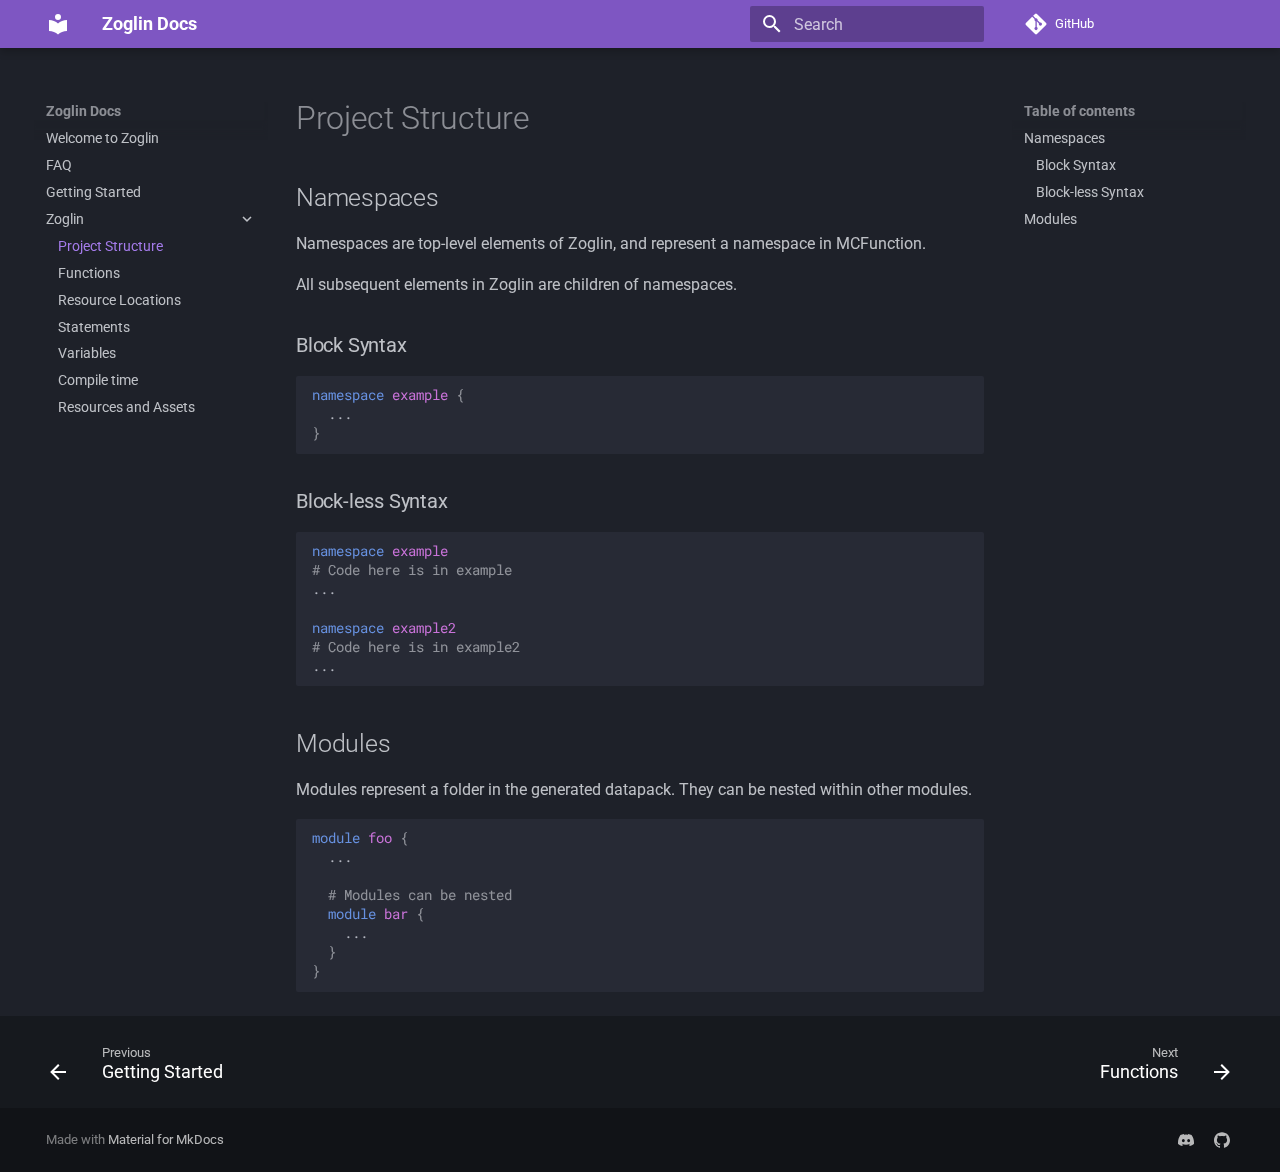
<file: zoglin/project-structure/index.html>
<!doctype html>
<html lang="en" class="no-js">
  <head>
    
      <meta charset="utf-8">
      <meta name="viewport" content="width=device-width,initial-scale=1">
      
      
      
        <link rel="canonical" href="https://zoglin.dev/zoglin/project-structure/">
      
      
        <link rel="prev" href="../../getting-started/">
      
      
        <link rel="next" href="../functions/">
      
      
      <link rel="icon" href="../../assets/images/favicon.png">
      <meta name="generator" content="mkdocs-1.6.1, mkdocs-material-9.5.43">
    
    
      
        <title>Project Structure - Zoglin Docs</title>
      
    
    
      <link rel="stylesheet" href="../../assets/stylesheets/main.0253249f.min.css">
      
        
        <link rel="stylesheet" href="../../assets/stylesheets/palette.06af60db.min.css">
      
      


    
    
      
    
    
      
        
        
        <link rel="preconnect" href="https://fonts.gstatic.com" crossorigin>
        <link rel="stylesheet" href="https://fonts.googleapis.com/css?family=Roboto:300,300i,400,400i,700,700i%7CRoboto+Mono:400,400i,700,700i&display=fallback">
        <style>:root{--md-text-font:"Roboto";--md-code-font:"Roboto Mono"}</style>
      
    
    
      <link rel="stylesheet" href="../../stylesheets/extra.css">
    
    <script>__md_scope=new URL("../..",location),__md_hash=e=>[...e].reduce(((e,_)=>(e<<5)-e+_.charCodeAt(0)),0),__md_get=(e,_=localStorage,t=__md_scope)=>JSON.parse(_.getItem(t.pathname+"."+e)),__md_set=(e,_,t=localStorage,a=__md_scope)=>{try{t.setItem(a.pathname+"."+e,JSON.stringify(_))}catch(e){}}</script>
    
      

    
    
    
  </head>
  
  
    
    
    
    
    
    <body dir="ltr" data-md-color-scheme="slate" data-md-color-primary="deep-purple" data-md-color-accent="purple">
  
    
    <input class="md-toggle" data-md-toggle="drawer" type="checkbox" id="__drawer" autocomplete="off">
    <input class="md-toggle" data-md-toggle="search" type="checkbox" id="__search" autocomplete="off">
    <label class="md-overlay" for="__drawer"></label>
    <div data-md-component="skip">
      
        
        <a href="#project-structure" class="md-skip">
          Skip to content
        </a>
      
    </div>
    <div data-md-component="announce">
      
    </div>
    
    
      

  

<header class="md-header md-header--shadow" data-md-component="header">
  <nav class="md-header__inner md-grid" aria-label="Header">
    <a href="../.." title="Zoglin Docs" class="md-header__button md-logo" aria-label="Zoglin Docs" data-md-component="logo">
      
  
  <svg xmlns="http://www.w3.org/2000/svg" viewBox="0 0 24 24"><path d="M12 8a3 3 0 0 0 3-3 3 3 0 0 0-3-3 3 3 0 0 0-3 3 3 3 0 0 0 3 3m0 3.54C9.64 9.35 6.5 8 3 8v11c3.5 0 6.64 1.35 9 3.54 2.36-2.19 5.5-3.54 9-3.54V8c-3.5 0-6.64 1.35-9 3.54"/></svg>

    </a>
    <label class="md-header__button md-icon" for="__drawer">
      
      <svg xmlns="http://www.w3.org/2000/svg" viewBox="0 0 24 24"><path d="M3 6h18v2H3zm0 5h18v2H3zm0 5h18v2H3z"/></svg>
    </label>
    <div class="md-header__title" data-md-component="header-title">
      <div class="md-header__ellipsis">
        <div class="md-header__topic">
          <span class="md-ellipsis">
            Zoglin Docs
          </span>
        </div>
        <div class="md-header__topic" data-md-component="header-topic">
          <span class="md-ellipsis">
            
              Project Structure
            
          </span>
        </div>
      </div>
    </div>
    
      
    
    
    
    
      <label class="md-header__button md-icon" for="__search">
        
        <svg xmlns="http://www.w3.org/2000/svg" viewBox="0 0 24 24"><path d="M9.5 3A6.5 6.5 0 0 1 16 9.5c0 1.61-.59 3.09-1.56 4.23l.27.27h.79l5 5-1.5 1.5-5-5v-.79l-.27-.27A6.52 6.52 0 0 1 9.5 16 6.5 6.5 0 0 1 3 9.5 6.5 6.5 0 0 1 9.5 3m0 2C7 5 5 7 5 9.5S7 14 9.5 14 14 12 14 9.5 12 5 9.5 5"/></svg>
      </label>
      <div class="md-search" data-md-component="search" role="dialog">
  <label class="md-search__overlay" for="__search"></label>
  <div class="md-search__inner" role="search">
    <form class="md-search__form" name="search">
      <input type="text" class="md-search__input" name="query" aria-label="Search" placeholder="Search" autocapitalize="off" autocorrect="off" autocomplete="off" spellcheck="false" data-md-component="search-query" required>
      <label class="md-search__icon md-icon" for="__search">
        
        <svg xmlns="http://www.w3.org/2000/svg" viewBox="0 0 24 24"><path d="M9.5 3A6.5 6.5 0 0 1 16 9.5c0 1.61-.59 3.09-1.56 4.23l.27.27h.79l5 5-1.5 1.5-5-5v-.79l-.27-.27A6.52 6.52 0 0 1 9.5 16 6.5 6.5 0 0 1 3 9.5 6.5 6.5 0 0 1 9.5 3m0 2C7 5 5 7 5 9.5S7 14 9.5 14 14 12 14 9.5 12 5 9.5 5"/></svg>
        
        <svg xmlns="http://www.w3.org/2000/svg" viewBox="0 0 24 24"><path d="M20 11v2H8l5.5 5.5-1.42 1.42L4.16 12l7.92-7.92L13.5 5.5 8 11z"/></svg>
      </label>
      <nav class="md-search__options" aria-label="Search">
        
        <button type="reset" class="md-search__icon md-icon" title="Clear" aria-label="Clear" tabindex="-1">
          
          <svg xmlns="http://www.w3.org/2000/svg" viewBox="0 0 24 24"><path d="M19 6.41 17.59 5 12 10.59 6.41 5 5 6.41 10.59 12 5 17.59 6.41 19 12 13.41 17.59 19 19 17.59 13.41 12z"/></svg>
        </button>
      </nav>
      
    </form>
    <div class="md-search__output">
      <div class="md-search__scrollwrap" tabindex="0" data-md-scrollfix>
        <div class="md-search-result" data-md-component="search-result">
          <div class="md-search-result__meta">
            Initializing search
          </div>
          <ol class="md-search-result__list" role="presentation"></ol>
        </div>
      </div>
    </div>
  </div>
</div>
    
    
      <div class="md-header__source">
        <a href="https://github.com/GMDU/zoglin/" title="Go to repository" class="md-source" data-md-component="source">
  <div class="md-source__icon md-icon">
    
    <svg xmlns="http://www.w3.org/2000/svg" viewBox="0 0 448 512"><!--! Font Awesome Free 6.6.0 by @fontawesome - https://fontawesome.com License - https://fontawesome.com/license/free (Icons: CC BY 4.0, Fonts: SIL OFL 1.1, Code: MIT License) Copyright 2024 Fonticons, Inc.--><path d="M439.55 236.05 244 40.45a28.87 28.87 0 0 0-40.81 0l-40.66 40.63 51.52 51.52c27.06-9.14 52.68 16.77 43.39 43.68l49.66 49.66c34.23-11.8 61.18 31 35.47 56.69-26.49 26.49-70.21-2.87-56-37.34L240.22 199v121.85c25.3 12.54 22.26 41.85 9.08 55a34.34 34.34 0 0 1-48.55 0c-17.57-17.6-11.07-46.91 11.25-56v-123c-20.8-8.51-24.6-30.74-18.64-45L142.57 101 8.45 235.14a28.86 28.86 0 0 0 0 40.81l195.61 195.6a28.86 28.86 0 0 0 40.8 0l194.69-194.69a28.86 28.86 0 0 0 0-40.81"/></svg>
  </div>
  <div class="md-source__repository">
    GitHub
  </div>
</a>
      </div>
    
  </nav>
  
</header>
    
    <div class="md-container" data-md-component="container">
      
      
        
          
        
      
      <main class="md-main" data-md-component="main">
        <div class="md-main__inner md-grid">
          
            
              
              <div class="md-sidebar md-sidebar--primary" data-md-component="sidebar" data-md-type="navigation" >
                <div class="md-sidebar__scrollwrap">
                  <div class="md-sidebar__inner">
                    



<nav class="md-nav md-nav--primary" aria-label="Navigation" data-md-level="0">
  <label class="md-nav__title" for="__drawer">
    <a href="../.." title="Zoglin Docs" class="md-nav__button md-logo" aria-label="Zoglin Docs" data-md-component="logo">
      
  
  <svg xmlns="http://www.w3.org/2000/svg" viewBox="0 0 24 24"><path d="M12 8a3 3 0 0 0 3-3 3 3 0 0 0-3-3 3 3 0 0 0-3 3 3 3 0 0 0 3 3m0 3.54C9.64 9.35 6.5 8 3 8v11c3.5 0 6.64 1.35 9 3.54 2.36-2.19 5.5-3.54 9-3.54V8c-3.5 0-6.64 1.35-9 3.54"/></svg>

    </a>
    Zoglin Docs
  </label>
  
    <div class="md-nav__source">
      <a href="https://github.com/GMDU/zoglin/" title="Go to repository" class="md-source" data-md-component="source">
  <div class="md-source__icon md-icon">
    
    <svg xmlns="http://www.w3.org/2000/svg" viewBox="0 0 448 512"><!--! Font Awesome Free 6.6.0 by @fontawesome - https://fontawesome.com License - https://fontawesome.com/license/free (Icons: CC BY 4.0, Fonts: SIL OFL 1.1, Code: MIT License) Copyright 2024 Fonticons, Inc.--><path d="M439.55 236.05 244 40.45a28.87 28.87 0 0 0-40.81 0l-40.66 40.63 51.52 51.52c27.06-9.14 52.68 16.77 43.39 43.68l49.66 49.66c34.23-11.8 61.18 31 35.47 56.69-26.49 26.49-70.21-2.87-56-37.34L240.22 199v121.85c25.3 12.54 22.26 41.85 9.08 55a34.34 34.34 0 0 1-48.55 0c-17.57-17.6-11.07-46.91 11.25-56v-123c-20.8-8.51-24.6-30.74-18.64-45L142.57 101 8.45 235.14a28.86 28.86 0 0 0 0 40.81l195.61 195.6a28.86 28.86 0 0 0 40.8 0l194.69-194.69a28.86 28.86 0 0 0 0-40.81"/></svg>
  </div>
  <div class="md-source__repository">
    GitHub
  </div>
</a>
    </div>
  
  <ul class="md-nav__list" data-md-scrollfix>
    
      
      
  
  
  
  
    <li class="md-nav__item">
      <a href="../.." class="md-nav__link">
        
  
  <span class="md-ellipsis">
    Welcome to Zoglin
  </span>
  

      </a>
    </li>
  

    
      
      
  
  
  
  
    <li class="md-nav__item">
      <a href="../../faq/" class="md-nav__link">
        
  
  <span class="md-ellipsis">
    FAQ
  </span>
  

      </a>
    </li>
  

    
      
      
  
  
  
  
    <li class="md-nav__item">
      <a href="../../getting-started/" class="md-nav__link">
        
  
  <span class="md-ellipsis">
    Getting Started
  </span>
  

      </a>
    </li>
  

    
      
      
  
  
    
  
  
  
    
    
      
        
      
        
      
        
      
        
      
        
      
        
      
        
      
    
    
    
    <li class="md-nav__item md-nav__item--active md-nav__item--nested">
      
        
        
        <input class="md-nav__toggle md-toggle " type="checkbox" id="__nav_4" checked>
        
          
          <label class="md-nav__link" for="__nav_4" id="__nav_4_label" tabindex="0">
            
  
  <span class="md-ellipsis">
    Zoglin
  </span>
  

            <span class="md-nav__icon md-icon"></span>
          </label>
        
        <nav class="md-nav" data-md-level="1" aria-labelledby="__nav_4_label" aria-expanded="true">
          <label class="md-nav__title" for="__nav_4">
            <span class="md-nav__icon md-icon"></span>
            Zoglin
          </label>
          <ul class="md-nav__list" data-md-scrollfix>
            
              
                
  
  
    
  
  
  
    <li class="md-nav__item md-nav__item--active">
      
      <input class="md-nav__toggle md-toggle" type="checkbox" id="__toc">
      
      
        
      
      
        <label class="md-nav__link md-nav__link--active" for="__toc">
          
  
  <span class="md-ellipsis">
    Project Structure
  </span>
  

          <span class="md-nav__icon md-icon"></span>
        </label>
      
      <a href="./" class="md-nav__link md-nav__link--active">
        
  
  <span class="md-ellipsis">
    Project Structure
  </span>
  

      </a>
      
        

<nav class="md-nav md-nav--secondary" aria-label="Table of contents">
  
  
  
    
  
  
    <label class="md-nav__title" for="__toc">
      <span class="md-nav__icon md-icon"></span>
      Table of contents
    </label>
    <ul class="md-nav__list" data-md-component="toc" data-md-scrollfix>
      
        <li class="md-nav__item">
  <a href="#namespaces" class="md-nav__link">
    <span class="md-ellipsis">
      Namespaces
    </span>
  </a>
  
    <nav class="md-nav" aria-label="Namespaces">
      <ul class="md-nav__list">
        
          <li class="md-nav__item">
  <a href="#block-syntax" class="md-nav__link">
    <span class="md-ellipsis">
      Block Syntax
    </span>
  </a>
  
</li>
        
          <li class="md-nav__item">
  <a href="#block-less-syntax" class="md-nav__link">
    <span class="md-ellipsis">
      Block-less Syntax
    </span>
  </a>
  
</li>
        
      </ul>
    </nav>
  
</li>
      
        <li class="md-nav__item">
  <a href="#modules" class="md-nav__link">
    <span class="md-ellipsis">
      Modules
    </span>
  </a>
  
</li>
      
    </ul>
  
</nav>
      
    </li>
  

              
            
              
                
  
  
  
  
    <li class="md-nav__item">
      <a href="../functions/" class="md-nav__link">
        
  
  <span class="md-ellipsis">
    Functions
  </span>
  

      </a>
    </li>
  

              
            
              
                
  
  
  
  
    <li class="md-nav__item">
      <a href="../resource-locations/" class="md-nav__link">
        
  
  <span class="md-ellipsis">
    Resource Locations
  </span>
  

      </a>
    </li>
  

              
            
              
                
  
  
  
  
    <li class="md-nav__item">
      <a href="../statements/" class="md-nav__link">
        
  
  <span class="md-ellipsis">
    Statements
  </span>
  

      </a>
    </li>
  

              
            
              
                
  
  
  
  
    <li class="md-nav__item">
      <a href="../variables/" class="md-nav__link">
        
  
  <span class="md-ellipsis">
    Variables
  </span>
  

      </a>
    </li>
  

              
            
              
                
  
  
  
  
    <li class="md-nav__item">
      <a href="../compile-time/" class="md-nav__link">
        
  
  <span class="md-ellipsis">
    Compile time
  </span>
  

      </a>
    </li>
  

              
            
              
                
  
  
  
  
    <li class="md-nav__item">
      <a href="../resources/" class="md-nav__link">
        
  
  <span class="md-ellipsis">
    Resources and Assets
  </span>
  

      </a>
    </li>
  

              
            
          </ul>
        </nav>
      
    </li>
  

    
  </ul>
</nav>
                  </div>
                </div>
              </div>
            
            
              
              <div class="md-sidebar md-sidebar--secondary" data-md-component="sidebar" data-md-type="toc" >
                <div class="md-sidebar__scrollwrap">
                  <div class="md-sidebar__inner">
                    

<nav class="md-nav md-nav--secondary" aria-label="Table of contents">
  
  
  
    
  
  
    <label class="md-nav__title" for="__toc">
      <span class="md-nav__icon md-icon"></span>
      Table of contents
    </label>
    <ul class="md-nav__list" data-md-component="toc" data-md-scrollfix>
      
        <li class="md-nav__item">
  <a href="#namespaces" class="md-nav__link">
    <span class="md-ellipsis">
      Namespaces
    </span>
  </a>
  
    <nav class="md-nav" aria-label="Namespaces">
      <ul class="md-nav__list">
        
          <li class="md-nav__item">
  <a href="#block-syntax" class="md-nav__link">
    <span class="md-ellipsis">
      Block Syntax
    </span>
  </a>
  
</li>
        
          <li class="md-nav__item">
  <a href="#block-less-syntax" class="md-nav__link">
    <span class="md-ellipsis">
      Block-less Syntax
    </span>
  </a>
  
</li>
        
      </ul>
    </nav>
  
</li>
      
        <li class="md-nav__item">
  <a href="#modules" class="md-nav__link">
    <span class="md-ellipsis">
      Modules
    </span>
  </a>
  
</li>
      
    </ul>
  
</nav>
                  </div>
                </div>
              </div>
            
          
          
            <div class="md-content" data-md-component="content">
              <article class="md-content__inner md-typeset">
                
                  

  
  


<h1 id="project-structure">Project Structure</h1>
<h2 id="namespaces">Namespaces</h2>
<p>Namespaces are top-level elements of Zoglin, and represent a namespace
in MCFunction.</p>
<p>All subsequent elements in Zoglin are children of namespaces.</p>
<h3 id="block-syntax">Block Syntax</h3>
<div class="highlight"><pre><span></span><code><span class="kd">namespace</span><span class="nn"> example</span><span class="err"> </span><span class="p">{</span>
<span class="err">  ...</span>
<span class="p">}</span>
</code></pre></div>
<h3 id="block-less-syntax">Block-less Syntax</h3>
<div class="highlight"><pre><span></span><code><span class="kd">namespace</span><span class="nn"> example</span>
<span class="c"># Code here is in example</span>
<span class="err">...</span>

<span class="kd">namespace</span><span class="nn"> example2</span>
<span class="c"># Code here is in example2</span>
<span class="err">...</span>
</code></pre></div>
<h2 id="modules">Modules</h2>
<p>Modules represent a folder in the generated datapack.
They can be nested within other modules.</p>
<div class="highlight"><pre><span></span><code><span class="kd">module</span><span class="nc"> foo</span><span class="err"> </span><span class="p">{</span>
<span class="err">  ...</span>

<span class="err">  </span><span class="c"># Modules can be nested</span>
<span class="err">  </span><span class="kd">module</span><span class="nc"> bar</span><span class="err"> </span><span class="p">{</span>
<span class="err">    ...</span>
<span class="err">  </span><span class="p">}</span>
<span class="p">}</span>
</code></pre></div>












                
              </article>
            </div>
          
          
<script>var target=document.getElementById(location.hash.slice(1));target&&target.name&&(target.checked=target.name.startsWith("__tabbed_"))</script>
        </div>
        
          <button type="button" class="md-top md-icon" data-md-component="top" hidden>
  
  <svg xmlns="http://www.w3.org/2000/svg" viewBox="0 0 24 24"><path d="M13 20h-2V8l-5.5 5.5-1.42-1.42L12 4.16l7.92 7.92-1.42 1.42L13 8z"/></svg>
  Back to top
</button>
        
      </main>
      
        <footer class="md-footer">
  
    
      
      <nav class="md-footer__inner md-grid" aria-label="Footer" >
        
          
          <a href="../../getting-started/" class="md-footer__link md-footer__link--prev" aria-label="Previous: Getting Started">
            <div class="md-footer__button md-icon">
              
              <svg xmlns="http://www.w3.org/2000/svg" viewBox="0 0 24 24"><path d="M20 11v2H8l5.5 5.5-1.42 1.42L4.16 12l7.92-7.92L13.5 5.5 8 11z"/></svg>
            </div>
            <div class="md-footer__title">
              <span class="md-footer__direction">
                Previous
              </span>
              <div class="md-ellipsis">
                Getting Started
              </div>
            </div>
          </a>
        
        
          
          <a href="../functions/" class="md-footer__link md-footer__link--next" aria-label="Next: Functions">
            <div class="md-footer__title">
              <span class="md-footer__direction">
                Next
              </span>
              <div class="md-ellipsis">
                Functions
              </div>
            </div>
            <div class="md-footer__button md-icon">
              
              <svg xmlns="http://www.w3.org/2000/svg" viewBox="0 0 24 24"><path d="M4 11v2h12l-5.5 5.5 1.42 1.42L19.84 12l-7.92-7.92L10.5 5.5 16 11z"/></svg>
            </div>
          </a>
        
      </nav>
    
  
  <div class="md-footer-meta md-typeset">
    <div class="md-footer-meta__inner md-grid">
      <div class="md-copyright">
  
  
    Made with
    <a href="https://squidfunk.github.io/mkdocs-material/" target="_blank" rel="noopener">
      Material for MkDocs
    </a>
  
</div>
      
        <div class="md-social">
  
    
    
    
    
      
      
    
    <a href="https://datapack.dev/discord" target="_blank" rel="noopener" title="datapack.dev" class="md-social__link">
      <svg xmlns="http://www.w3.org/2000/svg" viewBox="0 0 24 24"><path d="M20.317 4.37a19.8 19.8 0 0 0-4.885-1.515.074.074 0 0 0-.079.037c-.21.375-.444.864-.608 1.25a18.3 18.3 0 0 0-5.487 0 13 13 0 0 0-.617-1.25.08.08 0 0 0-.079-.037A19.7 19.7 0 0 0 3.677 4.37a.1.1 0 0 0-.032.027C.533 9.046-.32 13.58.099 18.057a.08.08 0 0 0 .031.057 19.9 19.9 0 0 0 5.993 3.03.08.08 0 0 0 .084-.028c.462-.63.874-1.295 1.226-1.994a.076.076 0 0 0-.041-.106 13 13 0 0 1-1.872-.892.077.077 0 0 1-.008-.128 10 10 0 0 0 .372-.292.07.07 0 0 1 .077-.01c3.928 1.793 8.18 1.793 12.062 0a.07.07 0 0 1 .078.01c.12.098.246.198.373.292a.077.077 0 0 1-.006.127 12.3 12.3 0 0 1-1.873.892.077.077 0 0 0-.041.107c.36.698.772 1.362 1.225 1.993a.08.08 0 0 0 .084.028 19.8 19.8 0 0 0 6.002-3.03.08.08 0 0 0 .032-.054c.5-5.177-.838-9.674-3.549-13.66a.06.06 0 0 0-.031-.03M8.02 15.33c-1.182 0-2.157-1.085-2.157-2.419 0-1.333.956-2.419 2.157-2.419 1.21 0 2.176 1.096 2.157 2.42 0 1.333-.956 2.418-2.157 2.418m7.975 0c-1.183 0-2.157-1.085-2.157-2.419 0-1.333.955-2.419 2.157-2.419 1.21 0 2.176 1.096 2.157 2.42 0 1.333-.946 2.418-2.157 2.418"/></svg>
    </a>
  
    
    
    
    
      
      
    
    <a href="https://github.com/GMDU" target="_blank" rel="noopener" title="github.com" class="md-social__link">
      <svg xmlns="http://www.w3.org/2000/svg" viewBox="0 0 24 24"><path d="M12 .297c-6.63 0-12 5.373-12 12 0 5.303 3.438 9.8 8.205 11.385.6.113.82-.258.82-.577 0-.285-.01-1.04-.015-2.04-3.338.724-4.042-1.61-4.042-1.61C4.422 18.07 3.633 17.7 3.633 17.7c-1.087-.744.084-.729.084-.729 1.205.084 1.838 1.236 1.838 1.236 1.07 1.835 2.809 1.305 3.495.998.108-.776.417-1.305.76-1.605-2.665-.3-5.466-1.332-5.466-5.93 0-1.31.465-2.38 1.235-3.22-.135-.303-.54-1.523.105-3.176 0 0 1.005-.322 3.3 1.23.96-.267 1.98-.399 3-.405 1.02.006 2.04.138 3 .405 2.28-1.552 3.285-1.23 3.285-1.23.645 1.653.24 2.873.12 3.176.765.84 1.23 1.91 1.23 3.22 0 4.61-2.805 5.625-5.475 5.92.42.36.81 1.096.81 2.22 0 1.606-.015 2.896-.015 3.286 0 .315.21.69.825.57C20.565 22.092 24 17.592 24 12.297c0-6.627-5.373-12-12-12"/></svg>
    </a>
  
</div>
      
    </div>
  </div>
</footer>
      
    </div>
    <div class="md-dialog" data-md-component="dialog">
      <div class="md-dialog__inner md-typeset"></div>
    </div>
    
    
    <script id="__config" type="application/json">{"base": "../..", "features": ["navigation.top", "navigation.footer", "navigation.indexes"], "search": "../../assets/javascripts/workers/search.6ce7567c.min.js", "translations": {"clipboard.copied": "Copied to clipboard", "clipboard.copy": "Copy to clipboard", "search.result.more.one": "1 more on this page", "search.result.more.other": "# more on this page", "search.result.none": "No matching documents", "search.result.one": "1 matching document", "search.result.other": "# matching documents", "search.result.placeholder": "Type to start searching", "search.result.term.missing": "Missing", "select.version": "Select version"}}</script>
    
    
      <script src="../../assets/javascripts/bundle.83f73b43.min.js"></script>
      
    
  </body>
</html>
</file>
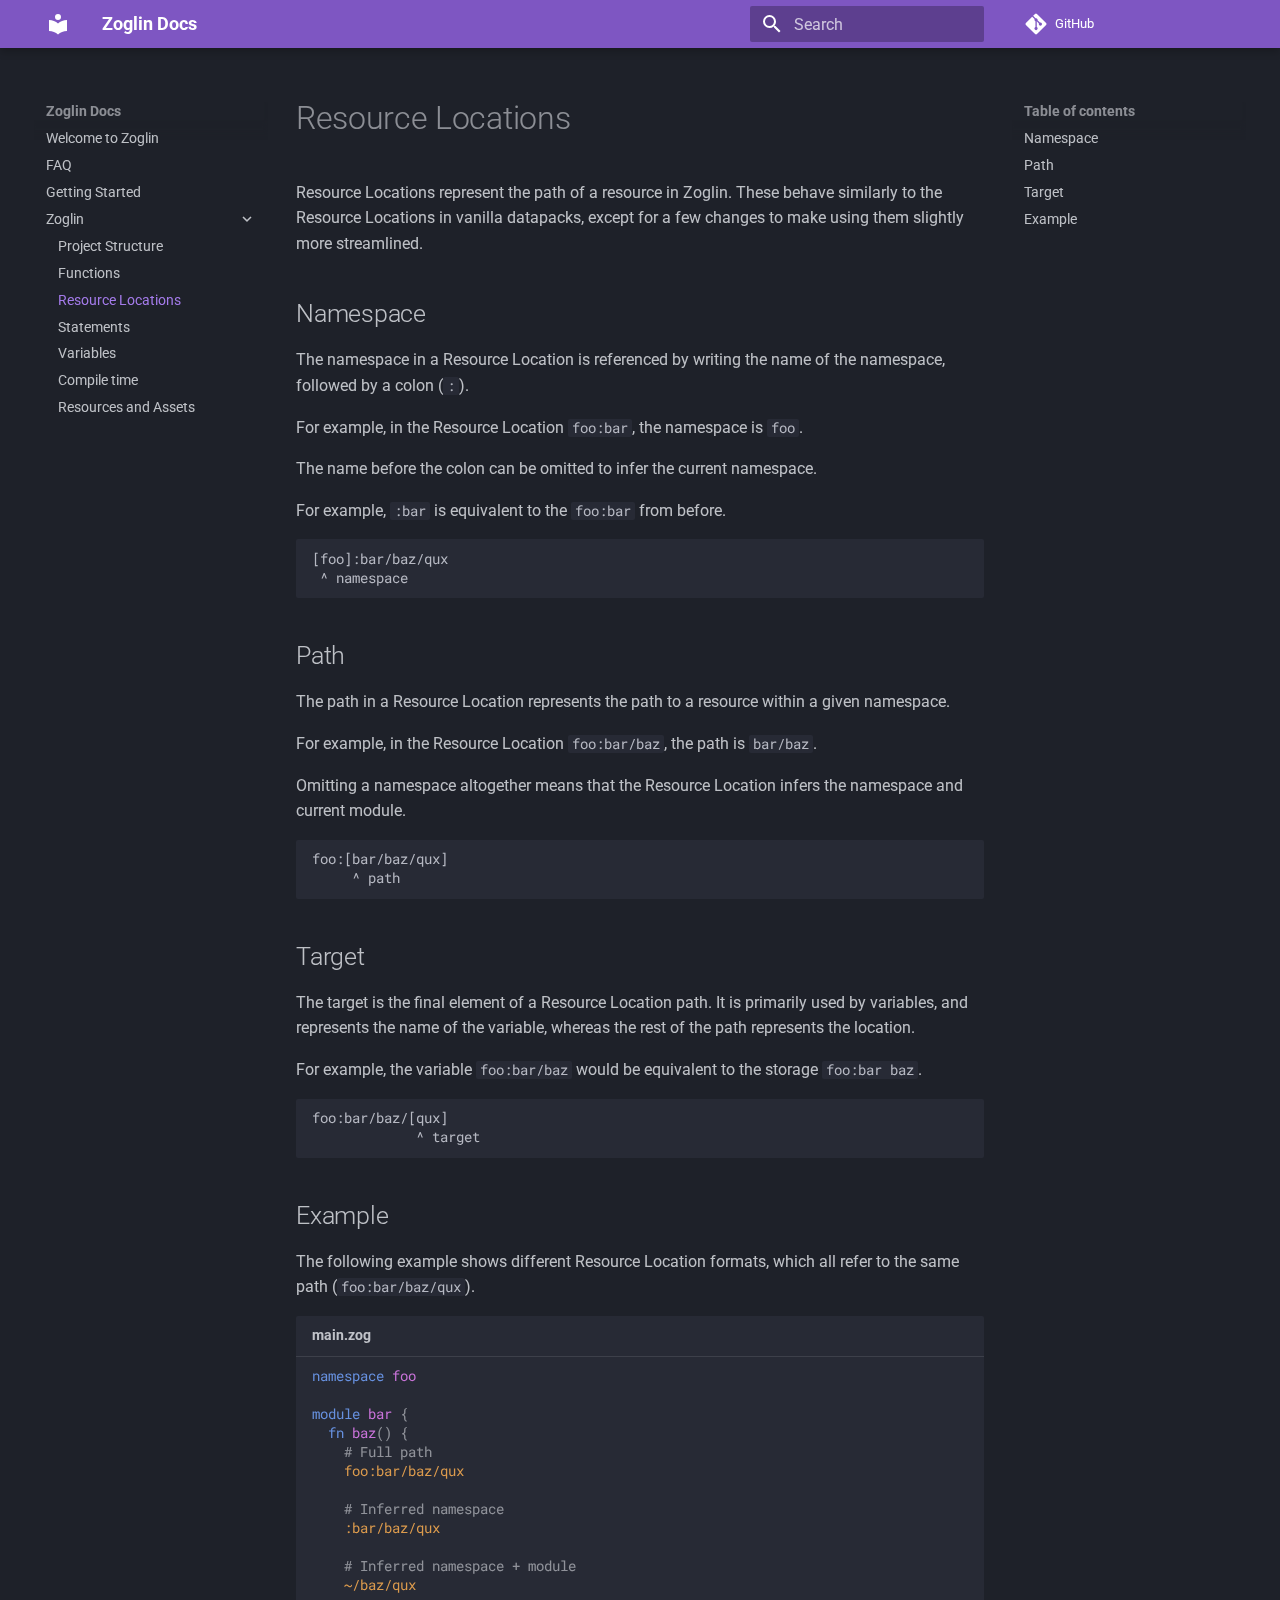
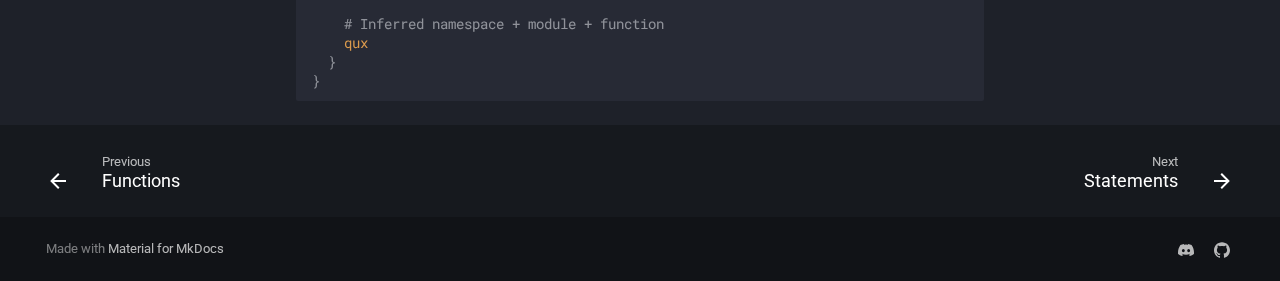
<file: zoglin/resource-locations/index.html>
<!doctype html>
<html lang="en" class="no-js">
  <head>
    
      <meta charset="utf-8">
      <meta name="viewport" content="width=device-width,initial-scale=1">
      
      
      
        <link rel="canonical" href="https://zoglin.dev/zoglin/resource-locations/">
      
      
        <link rel="prev" href="../functions/">
      
      
        <link rel="next" href="../statements/">
      
      
      <link rel="icon" href="../../assets/images/favicon.png">
      <meta name="generator" content="mkdocs-1.6.1, mkdocs-material-9.5.43">
    
    
      
        <title>Resource Locations - Zoglin Docs</title>
      
    
    
      <link rel="stylesheet" href="../../assets/stylesheets/main.0253249f.min.css">
      
        
        <link rel="stylesheet" href="../../assets/stylesheets/palette.06af60db.min.css">
      
      


    
    
      
    
    
      
        
        
        <link rel="preconnect" href="https://fonts.gstatic.com" crossorigin>
        <link rel="stylesheet" href="https://fonts.googleapis.com/css?family=Roboto:300,300i,400,400i,700,700i%7CRoboto+Mono:400,400i,700,700i&display=fallback">
        <style>:root{--md-text-font:"Roboto";--md-code-font:"Roboto Mono"}</style>
      
    
    
      <link rel="stylesheet" href="../../stylesheets/extra.css">
    
    <script>__md_scope=new URL("../..",location),__md_hash=e=>[...e].reduce(((e,_)=>(e<<5)-e+_.charCodeAt(0)),0),__md_get=(e,_=localStorage,t=__md_scope)=>JSON.parse(_.getItem(t.pathname+"."+e)),__md_set=(e,_,t=localStorage,a=__md_scope)=>{try{t.setItem(a.pathname+"."+e,JSON.stringify(_))}catch(e){}}</script>
    
      

    
    
    
  </head>
  
  
    
    
    
    
    
    <body dir="ltr" data-md-color-scheme="slate" data-md-color-primary="deep-purple" data-md-color-accent="purple">
  
    
    <input class="md-toggle" data-md-toggle="drawer" type="checkbox" id="__drawer" autocomplete="off">
    <input class="md-toggle" data-md-toggle="search" type="checkbox" id="__search" autocomplete="off">
    <label class="md-overlay" for="__drawer"></label>
    <div data-md-component="skip">
      
        
        <a href="#resource-locations" class="md-skip">
          Skip to content
        </a>
      
    </div>
    <div data-md-component="announce">
      
    </div>
    
    
      

  

<header class="md-header md-header--shadow" data-md-component="header">
  <nav class="md-header__inner md-grid" aria-label="Header">
    <a href="../.." title="Zoglin Docs" class="md-header__button md-logo" aria-label="Zoglin Docs" data-md-component="logo">
      
  
  <svg xmlns="http://www.w3.org/2000/svg" viewBox="0 0 24 24"><path d="M12 8a3 3 0 0 0 3-3 3 3 0 0 0-3-3 3 3 0 0 0-3 3 3 3 0 0 0 3 3m0 3.54C9.64 9.35 6.5 8 3 8v11c3.5 0 6.64 1.35 9 3.54 2.36-2.19 5.5-3.54 9-3.54V8c-3.5 0-6.64 1.35-9 3.54"/></svg>

    </a>
    <label class="md-header__button md-icon" for="__drawer">
      
      <svg xmlns="http://www.w3.org/2000/svg" viewBox="0 0 24 24"><path d="M3 6h18v2H3zm0 5h18v2H3zm0 5h18v2H3z"/></svg>
    </label>
    <div class="md-header__title" data-md-component="header-title">
      <div class="md-header__ellipsis">
        <div class="md-header__topic">
          <span class="md-ellipsis">
            Zoglin Docs
          </span>
        </div>
        <div class="md-header__topic" data-md-component="header-topic">
          <span class="md-ellipsis">
            
              Resource Locations
            
          </span>
        </div>
      </div>
    </div>
    
      
    
    
    
    
      <label class="md-header__button md-icon" for="__search">
        
        <svg xmlns="http://www.w3.org/2000/svg" viewBox="0 0 24 24"><path d="M9.5 3A6.5 6.5 0 0 1 16 9.5c0 1.61-.59 3.09-1.56 4.23l.27.27h.79l5 5-1.5 1.5-5-5v-.79l-.27-.27A6.52 6.52 0 0 1 9.5 16 6.5 6.5 0 0 1 3 9.5 6.5 6.5 0 0 1 9.5 3m0 2C7 5 5 7 5 9.5S7 14 9.5 14 14 12 14 9.5 12 5 9.5 5"/></svg>
      </label>
      <div class="md-search" data-md-component="search" role="dialog">
  <label class="md-search__overlay" for="__search"></label>
  <div class="md-search__inner" role="search">
    <form class="md-search__form" name="search">
      <input type="text" class="md-search__input" name="query" aria-label="Search" placeholder="Search" autocapitalize="off" autocorrect="off" autocomplete="off" spellcheck="false" data-md-component="search-query" required>
      <label class="md-search__icon md-icon" for="__search">
        
        <svg xmlns="http://www.w3.org/2000/svg" viewBox="0 0 24 24"><path d="M9.5 3A6.5 6.5 0 0 1 16 9.5c0 1.61-.59 3.09-1.56 4.23l.27.27h.79l5 5-1.5 1.5-5-5v-.79l-.27-.27A6.52 6.52 0 0 1 9.5 16 6.5 6.5 0 0 1 3 9.5 6.5 6.5 0 0 1 9.5 3m0 2C7 5 5 7 5 9.5S7 14 9.5 14 14 12 14 9.5 12 5 9.5 5"/></svg>
        
        <svg xmlns="http://www.w3.org/2000/svg" viewBox="0 0 24 24"><path d="M20 11v2H8l5.5 5.5-1.42 1.42L4.16 12l7.92-7.92L13.5 5.5 8 11z"/></svg>
      </label>
      <nav class="md-search__options" aria-label="Search">
        
        <button type="reset" class="md-search__icon md-icon" title="Clear" aria-label="Clear" tabindex="-1">
          
          <svg xmlns="http://www.w3.org/2000/svg" viewBox="0 0 24 24"><path d="M19 6.41 17.59 5 12 10.59 6.41 5 5 6.41 10.59 12 5 17.59 6.41 19 12 13.41 17.59 19 19 17.59 13.41 12z"/></svg>
        </button>
      </nav>
      
    </form>
    <div class="md-search__output">
      <div class="md-search__scrollwrap" tabindex="0" data-md-scrollfix>
        <div class="md-search-result" data-md-component="search-result">
          <div class="md-search-result__meta">
            Initializing search
          </div>
          <ol class="md-search-result__list" role="presentation"></ol>
        </div>
      </div>
    </div>
  </div>
</div>
    
    
      <div class="md-header__source">
        <a href="https://github.com/GMDU/zoglin/" title="Go to repository" class="md-source" data-md-component="source">
  <div class="md-source__icon md-icon">
    
    <svg xmlns="http://www.w3.org/2000/svg" viewBox="0 0 448 512"><!--! Font Awesome Free 6.6.0 by @fontawesome - https://fontawesome.com License - https://fontawesome.com/license/free (Icons: CC BY 4.0, Fonts: SIL OFL 1.1, Code: MIT License) Copyright 2024 Fonticons, Inc.--><path d="M439.55 236.05 244 40.45a28.87 28.87 0 0 0-40.81 0l-40.66 40.63 51.52 51.52c27.06-9.14 52.68 16.77 43.39 43.68l49.66 49.66c34.23-11.8 61.18 31 35.47 56.69-26.49 26.49-70.21-2.87-56-37.34L240.22 199v121.85c25.3 12.54 22.26 41.85 9.08 55a34.34 34.34 0 0 1-48.55 0c-17.57-17.6-11.07-46.91 11.25-56v-123c-20.8-8.51-24.6-30.74-18.64-45L142.57 101 8.45 235.14a28.86 28.86 0 0 0 0 40.81l195.61 195.6a28.86 28.86 0 0 0 40.8 0l194.69-194.69a28.86 28.86 0 0 0 0-40.81"/></svg>
  </div>
  <div class="md-source__repository">
    GitHub
  </div>
</a>
      </div>
    
  </nav>
  
</header>
    
    <div class="md-container" data-md-component="container">
      
      
        
          
        
      
      <main class="md-main" data-md-component="main">
        <div class="md-main__inner md-grid">
          
            
              
              <div class="md-sidebar md-sidebar--primary" data-md-component="sidebar" data-md-type="navigation" >
                <div class="md-sidebar__scrollwrap">
                  <div class="md-sidebar__inner">
                    



<nav class="md-nav md-nav--primary" aria-label="Navigation" data-md-level="0">
  <label class="md-nav__title" for="__drawer">
    <a href="../.." title="Zoglin Docs" class="md-nav__button md-logo" aria-label="Zoglin Docs" data-md-component="logo">
      
  
  <svg xmlns="http://www.w3.org/2000/svg" viewBox="0 0 24 24"><path d="M12 8a3 3 0 0 0 3-3 3 3 0 0 0-3-3 3 3 0 0 0-3 3 3 3 0 0 0 3 3m0 3.54C9.64 9.35 6.5 8 3 8v11c3.5 0 6.64 1.35 9 3.54 2.36-2.19 5.5-3.54 9-3.54V8c-3.5 0-6.64 1.35-9 3.54"/></svg>

    </a>
    Zoglin Docs
  </label>
  
    <div class="md-nav__source">
      <a href="https://github.com/GMDU/zoglin/" title="Go to repository" class="md-source" data-md-component="source">
  <div class="md-source__icon md-icon">
    
    <svg xmlns="http://www.w3.org/2000/svg" viewBox="0 0 448 512"><!--! Font Awesome Free 6.6.0 by @fontawesome - https://fontawesome.com License - https://fontawesome.com/license/free (Icons: CC BY 4.0, Fonts: SIL OFL 1.1, Code: MIT License) Copyright 2024 Fonticons, Inc.--><path d="M439.55 236.05 244 40.45a28.87 28.87 0 0 0-40.81 0l-40.66 40.63 51.52 51.52c27.06-9.14 52.68 16.77 43.39 43.68l49.66 49.66c34.23-11.8 61.18 31 35.47 56.69-26.49 26.49-70.21-2.87-56-37.34L240.22 199v121.85c25.3 12.54 22.26 41.85 9.08 55a34.34 34.34 0 0 1-48.55 0c-17.57-17.6-11.07-46.91 11.25-56v-123c-20.8-8.51-24.6-30.74-18.64-45L142.57 101 8.45 235.14a28.86 28.86 0 0 0 0 40.81l195.61 195.6a28.86 28.86 0 0 0 40.8 0l194.69-194.69a28.86 28.86 0 0 0 0-40.81"/></svg>
  </div>
  <div class="md-source__repository">
    GitHub
  </div>
</a>
    </div>
  
  <ul class="md-nav__list" data-md-scrollfix>
    
      
      
  
  
  
  
    <li class="md-nav__item">
      <a href="../.." class="md-nav__link">
        
  
  <span class="md-ellipsis">
    Welcome to Zoglin
  </span>
  

      </a>
    </li>
  

    
      
      
  
  
  
  
    <li class="md-nav__item">
      <a href="../../faq/" class="md-nav__link">
        
  
  <span class="md-ellipsis">
    FAQ
  </span>
  

      </a>
    </li>
  

    
      
      
  
  
  
  
    <li class="md-nav__item">
      <a href="../../getting-started/" class="md-nav__link">
        
  
  <span class="md-ellipsis">
    Getting Started
  </span>
  

      </a>
    </li>
  

    
      
      
  
  
    
  
  
  
    
    
      
        
      
        
      
        
      
        
      
        
      
        
      
        
      
    
    
    
    <li class="md-nav__item md-nav__item--active md-nav__item--nested">
      
        
        
        <input class="md-nav__toggle md-toggle " type="checkbox" id="__nav_4" checked>
        
          
          <label class="md-nav__link" for="__nav_4" id="__nav_4_label" tabindex="0">
            
  
  <span class="md-ellipsis">
    Zoglin
  </span>
  

            <span class="md-nav__icon md-icon"></span>
          </label>
        
        <nav class="md-nav" data-md-level="1" aria-labelledby="__nav_4_label" aria-expanded="true">
          <label class="md-nav__title" for="__nav_4">
            <span class="md-nav__icon md-icon"></span>
            Zoglin
          </label>
          <ul class="md-nav__list" data-md-scrollfix>
            
              
                
  
  
  
  
    <li class="md-nav__item">
      <a href="../project-structure/" class="md-nav__link">
        
  
  <span class="md-ellipsis">
    Project Structure
  </span>
  

      </a>
    </li>
  

              
            
              
                
  
  
  
  
    <li class="md-nav__item">
      <a href="../functions/" class="md-nav__link">
        
  
  <span class="md-ellipsis">
    Functions
  </span>
  

      </a>
    </li>
  

              
            
              
                
  
  
    
  
  
  
    <li class="md-nav__item md-nav__item--active">
      
      <input class="md-nav__toggle md-toggle" type="checkbox" id="__toc">
      
      
        
      
      
        <label class="md-nav__link md-nav__link--active" for="__toc">
          
  
  <span class="md-ellipsis">
    Resource Locations
  </span>
  

          <span class="md-nav__icon md-icon"></span>
        </label>
      
      <a href="./" class="md-nav__link md-nav__link--active">
        
  
  <span class="md-ellipsis">
    Resource Locations
  </span>
  

      </a>
      
        

<nav class="md-nav md-nav--secondary" aria-label="Table of contents">
  
  
  
    
  
  
    <label class="md-nav__title" for="__toc">
      <span class="md-nav__icon md-icon"></span>
      Table of contents
    </label>
    <ul class="md-nav__list" data-md-component="toc" data-md-scrollfix>
      
        <li class="md-nav__item">
  <a href="#namespace" class="md-nav__link">
    <span class="md-ellipsis">
      Namespace
    </span>
  </a>
  
</li>
      
        <li class="md-nav__item">
  <a href="#path" class="md-nav__link">
    <span class="md-ellipsis">
      Path
    </span>
  </a>
  
</li>
      
        <li class="md-nav__item">
  <a href="#target" class="md-nav__link">
    <span class="md-ellipsis">
      Target
    </span>
  </a>
  
</li>
      
        <li class="md-nav__item">
  <a href="#example" class="md-nav__link">
    <span class="md-ellipsis">
      Example
    </span>
  </a>
  
</li>
      
    </ul>
  
</nav>
      
    </li>
  

              
            
              
                
  
  
  
  
    <li class="md-nav__item">
      <a href="../statements/" class="md-nav__link">
        
  
  <span class="md-ellipsis">
    Statements
  </span>
  

      </a>
    </li>
  

              
            
              
                
  
  
  
  
    <li class="md-nav__item">
      <a href="../variables/" class="md-nav__link">
        
  
  <span class="md-ellipsis">
    Variables
  </span>
  

      </a>
    </li>
  

              
            
              
                
  
  
  
  
    <li class="md-nav__item">
      <a href="../compile-time/" class="md-nav__link">
        
  
  <span class="md-ellipsis">
    Compile time
  </span>
  

      </a>
    </li>
  

              
            
              
                
  
  
  
  
    <li class="md-nav__item">
      <a href="../resources/" class="md-nav__link">
        
  
  <span class="md-ellipsis">
    Resources and Assets
  </span>
  

      </a>
    </li>
  

              
            
          </ul>
        </nav>
      
    </li>
  

    
  </ul>
</nav>
                  </div>
                </div>
              </div>
            
            
              
              <div class="md-sidebar md-sidebar--secondary" data-md-component="sidebar" data-md-type="toc" >
                <div class="md-sidebar__scrollwrap">
                  <div class="md-sidebar__inner">
                    

<nav class="md-nav md-nav--secondary" aria-label="Table of contents">
  
  
  
    
  
  
    <label class="md-nav__title" for="__toc">
      <span class="md-nav__icon md-icon"></span>
      Table of contents
    </label>
    <ul class="md-nav__list" data-md-component="toc" data-md-scrollfix>
      
        <li class="md-nav__item">
  <a href="#namespace" class="md-nav__link">
    <span class="md-ellipsis">
      Namespace
    </span>
  </a>
  
</li>
      
        <li class="md-nav__item">
  <a href="#path" class="md-nav__link">
    <span class="md-ellipsis">
      Path
    </span>
  </a>
  
</li>
      
        <li class="md-nav__item">
  <a href="#target" class="md-nav__link">
    <span class="md-ellipsis">
      Target
    </span>
  </a>
  
</li>
      
        <li class="md-nav__item">
  <a href="#example" class="md-nav__link">
    <span class="md-ellipsis">
      Example
    </span>
  </a>
  
</li>
      
    </ul>
  
</nav>
                  </div>
                </div>
              </div>
            
          
          
            <div class="md-content" data-md-component="content">
              <article class="md-content__inner md-typeset">
                
                  

  
  


<h1 id="resource-locations">Resource Locations</h1>
<p>Resource Locations represent the path of a resource in Zoglin. These behave similarly
to the Resource Locations in vanilla datapacks, except for a few changes to make
using them slightly more streamlined.</p>
<h2 id="namespace">Namespace</h2>
<p>The namespace in a Resource Location is referenced by writing the name of the
namespace, followed by a colon (<code>:</code>).</p>
<p>For example, in the Resource Location <code>foo:bar</code>, the namespace is <code>foo</code>.</p>
<p>The name before the colon can be omitted to infer the current namespace.</p>
<p>For example, <code>:bar</code> is equivalent to the <code>foo:bar</code> from before.
<div class="highlight"><pre><span></span><code>[foo]:bar/baz/qux
 ^ namespace
</code></pre></div></p>
<h2 id="path">Path</h2>
<p>The path in a Resource Location represents the path to a resource within a given namespace.</p>
<p>For example, in the Resource Location <code>foo:bar/baz</code>, the path is <code>bar/baz</code>.</p>
<p>Omitting a namespace altogether means that the Resource Location infers the namespace and current module.
<div class="highlight"><pre><span></span><code>foo:[bar/baz/qux]
     ^ path
</code></pre></div></p>
<h2 id="target">Target</h2>
<p>The target is the final element of a Resource Location path. It is primarily used by variables, and represents the name of the variable,
whereas the rest of the path represents the location.</p>
<p>For example, the variable <code>foo:bar/baz</code> would be equivalent to the storage <code>foo:bar baz</code>.
<div class="highlight"><pre><span></span><code>foo:bar/baz/[qux]
             ^ target
</code></pre></div></p>
<h2 id="example">Example</h2>
<p>The following example shows different Resource Location formats, which all refer to the same path (<code>foo:bar/baz/qux</code>).</p>
<div class="highlight"><span class="filename">main.zog</span><pre><span></span><code><span class="kd">namespace</span><span class="nn"> foo</span>

<span class="kd">module</span><span class="nc"> bar</span><span class="err"> </span><span class="p">{</span>
<span class="err">  </span><span class="kd">fn</span><span class="err"> </span><span class="nf">baz</span><span class="p">()</span><span class="err"> </span><span class="p">{</span>
<span class="err">    </span><span class="c"># Full path</span>
<span class="err">    </span><span class="nv">foo:bar/baz/qux</span>

<span class="err">    </span><span class="c"># Inferred namespace</span>
<span class="err">    </span><span class="nv">:bar/baz/qux</span>

<span class="err">    </span><span class="c"># Inferred namespace + module</span>
<span class="err">    </span><span class="nv">~/baz/qux</span>

<span class="err">    </span><span class="c"># Inferred namespace + module + function</span>
<span class="err">    </span><span class="nv">qux</span>
<span class="err">  </span><span class="p">}</span>
<span class="p">}</span>
</code></pre></div>












                
              </article>
            </div>
          
          
<script>var target=document.getElementById(location.hash.slice(1));target&&target.name&&(target.checked=target.name.startsWith("__tabbed_"))</script>
        </div>
        
          <button type="button" class="md-top md-icon" data-md-component="top" hidden>
  
  <svg xmlns="http://www.w3.org/2000/svg" viewBox="0 0 24 24"><path d="M13 20h-2V8l-5.5 5.5-1.42-1.42L12 4.16l7.92 7.92-1.42 1.42L13 8z"/></svg>
  Back to top
</button>
        
      </main>
      
        <footer class="md-footer">
  
    
      
      <nav class="md-footer__inner md-grid" aria-label="Footer" >
        
          
          <a href="../functions/" class="md-footer__link md-footer__link--prev" aria-label="Previous: Functions">
            <div class="md-footer__button md-icon">
              
              <svg xmlns="http://www.w3.org/2000/svg" viewBox="0 0 24 24"><path d="M20 11v2H8l5.5 5.5-1.42 1.42L4.16 12l7.92-7.92L13.5 5.5 8 11z"/></svg>
            </div>
            <div class="md-footer__title">
              <span class="md-footer__direction">
                Previous
              </span>
              <div class="md-ellipsis">
                Functions
              </div>
            </div>
          </a>
        
        
          
          <a href="../statements/" class="md-footer__link md-footer__link--next" aria-label="Next: Statements">
            <div class="md-footer__title">
              <span class="md-footer__direction">
                Next
              </span>
              <div class="md-ellipsis">
                Statements
              </div>
            </div>
            <div class="md-footer__button md-icon">
              
              <svg xmlns="http://www.w3.org/2000/svg" viewBox="0 0 24 24"><path d="M4 11v2h12l-5.5 5.5 1.42 1.42L19.84 12l-7.92-7.92L10.5 5.5 16 11z"/></svg>
            </div>
          </a>
        
      </nav>
    
  
  <div class="md-footer-meta md-typeset">
    <div class="md-footer-meta__inner md-grid">
      <div class="md-copyright">
  
  
    Made with
    <a href="https://squidfunk.github.io/mkdocs-material/" target="_blank" rel="noopener">
      Material for MkDocs
    </a>
  
</div>
      
        <div class="md-social">
  
    
    
    
    
      
      
    
    <a href="https://datapack.dev/discord" target="_blank" rel="noopener" title="datapack.dev" class="md-social__link">
      <svg xmlns="http://www.w3.org/2000/svg" viewBox="0 0 24 24"><path d="M20.317 4.37a19.8 19.8 0 0 0-4.885-1.515.074.074 0 0 0-.079.037c-.21.375-.444.864-.608 1.25a18.3 18.3 0 0 0-5.487 0 13 13 0 0 0-.617-1.25.08.08 0 0 0-.079-.037A19.7 19.7 0 0 0 3.677 4.37a.1.1 0 0 0-.032.027C.533 9.046-.32 13.58.099 18.057a.08.08 0 0 0 .031.057 19.9 19.9 0 0 0 5.993 3.03.08.08 0 0 0 .084-.028c.462-.63.874-1.295 1.226-1.994a.076.076 0 0 0-.041-.106 13 13 0 0 1-1.872-.892.077.077 0 0 1-.008-.128 10 10 0 0 0 .372-.292.07.07 0 0 1 .077-.01c3.928 1.793 8.18 1.793 12.062 0a.07.07 0 0 1 .078.01c.12.098.246.198.373.292a.077.077 0 0 1-.006.127 12.3 12.3 0 0 1-1.873.892.077.077 0 0 0-.041.107c.36.698.772 1.362 1.225 1.993a.08.08 0 0 0 .084.028 19.8 19.8 0 0 0 6.002-3.03.08.08 0 0 0 .032-.054c.5-5.177-.838-9.674-3.549-13.66a.06.06 0 0 0-.031-.03M8.02 15.33c-1.182 0-2.157-1.085-2.157-2.419 0-1.333.956-2.419 2.157-2.419 1.21 0 2.176 1.096 2.157 2.42 0 1.333-.956 2.418-2.157 2.418m7.975 0c-1.183 0-2.157-1.085-2.157-2.419 0-1.333.955-2.419 2.157-2.419 1.21 0 2.176 1.096 2.157 2.42 0 1.333-.946 2.418-2.157 2.418"/></svg>
    </a>
  
    
    
    
    
      
      
    
    <a href="https://github.com/GMDU" target="_blank" rel="noopener" title="github.com" class="md-social__link">
      <svg xmlns="http://www.w3.org/2000/svg" viewBox="0 0 24 24"><path d="M12 .297c-6.63 0-12 5.373-12 12 0 5.303 3.438 9.8 8.205 11.385.6.113.82-.258.82-.577 0-.285-.01-1.04-.015-2.04-3.338.724-4.042-1.61-4.042-1.61C4.422 18.07 3.633 17.7 3.633 17.7c-1.087-.744.084-.729.084-.729 1.205.084 1.838 1.236 1.838 1.236 1.07 1.835 2.809 1.305 3.495.998.108-.776.417-1.305.76-1.605-2.665-.3-5.466-1.332-5.466-5.93 0-1.31.465-2.38 1.235-3.22-.135-.303-.54-1.523.105-3.176 0 0 1.005-.322 3.3 1.23.96-.267 1.98-.399 3-.405 1.02.006 2.04.138 3 .405 2.28-1.552 3.285-1.23 3.285-1.23.645 1.653.24 2.873.12 3.176.765.84 1.23 1.91 1.23 3.22 0 4.61-2.805 5.625-5.475 5.92.42.36.81 1.096.81 2.22 0 1.606-.015 2.896-.015 3.286 0 .315.21.69.825.57C20.565 22.092 24 17.592 24 12.297c0-6.627-5.373-12-12-12"/></svg>
    </a>
  
</div>
      
    </div>
  </div>
</footer>
      
    </div>
    <div class="md-dialog" data-md-component="dialog">
      <div class="md-dialog__inner md-typeset"></div>
    </div>
    
    
    <script id="__config" type="application/json">{"base": "../..", "features": ["navigation.top", "navigation.footer", "navigation.indexes"], "search": "../../assets/javascripts/workers/search.6ce7567c.min.js", "translations": {"clipboard.copied": "Copied to clipboard", "clipboard.copy": "Copy to clipboard", "search.result.more.one": "1 more on this page", "search.result.more.other": "# more on this page", "search.result.none": "No matching documents", "search.result.one": "1 matching document", "search.result.other": "# matching documents", "search.result.placeholder": "Type to start searching", "search.result.term.missing": "Missing", "select.version": "Select version"}}</script>
    
    
      <script src="../../assets/javascripts/bundle.83f73b43.min.js"></script>
      
    
  </body>
</html>
</file>
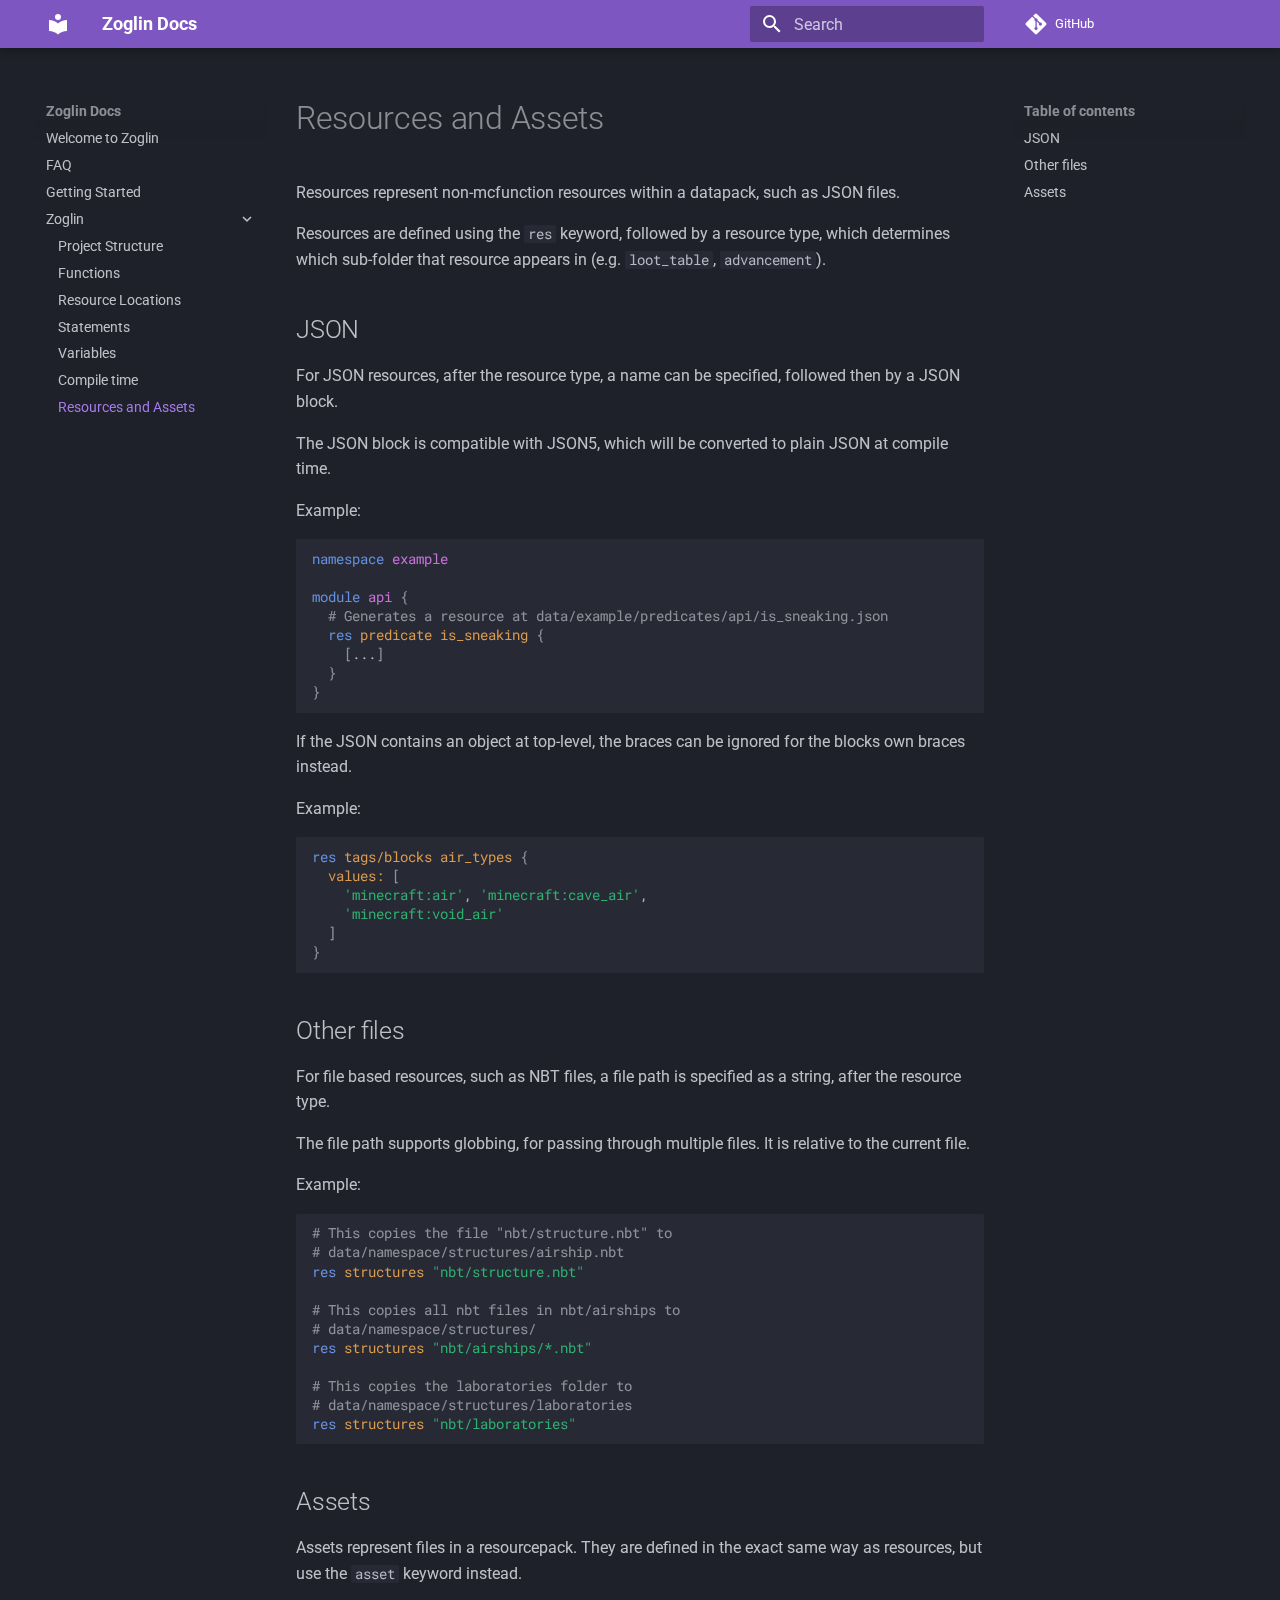
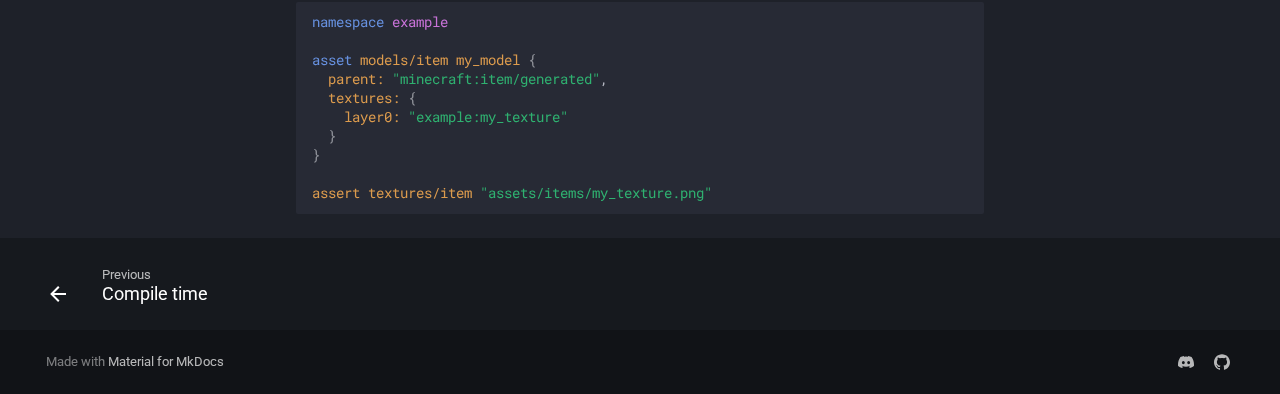
<file: zoglin/resources/index.html>
<!doctype html>
<html lang="en" class="no-js">
  <head>
    
      <meta charset="utf-8">
      <meta name="viewport" content="width=device-width,initial-scale=1">
      
      
      
        <link rel="canonical" href="https://zoglin.dev/zoglin/resources/">
      
      
        <link rel="prev" href="../compile-time/">
      
      
      
      <link rel="icon" href="../../assets/images/favicon.png">
      <meta name="generator" content="mkdocs-1.6.1, mkdocs-material-9.5.43">
    
    
      
        <title>Resources and Assets - Zoglin Docs</title>
      
    
    
      <link rel="stylesheet" href="../../assets/stylesheets/main.0253249f.min.css">
      
        
        <link rel="stylesheet" href="../../assets/stylesheets/palette.06af60db.min.css">
      
      


    
    
      
    
    
      
        
        
        <link rel="preconnect" href="https://fonts.gstatic.com" crossorigin>
        <link rel="stylesheet" href="https://fonts.googleapis.com/css?family=Roboto:300,300i,400,400i,700,700i%7CRoboto+Mono:400,400i,700,700i&display=fallback">
        <style>:root{--md-text-font:"Roboto";--md-code-font:"Roboto Mono"}</style>
      
    
    
      <link rel="stylesheet" href="../../stylesheets/extra.css">
    
    <script>__md_scope=new URL("../..",location),__md_hash=e=>[...e].reduce(((e,_)=>(e<<5)-e+_.charCodeAt(0)),0),__md_get=(e,_=localStorage,t=__md_scope)=>JSON.parse(_.getItem(t.pathname+"."+e)),__md_set=(e,_,t=localStorage,a=__md_scope)=>{try{t.setItem(a.pathname+"."+e,JSON.stringify(_))}catch(e){}}</script>
    
      

    
    
    
  </head>
  
  
    
    
    
    
    
    <body dir="ltr" data-md-color-scheme="slate" data-md-color-primary="deep-purple" data-md-color-accent="purple">
  
    
    <input class="md-toggle" data-md-toggle="drawer" type="checkbox" id="__drawer" autocomplete="off">
    <input class="md-toggle" data-md-toggle="search" type="checkbox" id="__search" autocomplete="off">
    <label class="md-overlay" for="__drawer"></label>
    <div data-md-component="skip">
      
        
        <a href="#resources-and-assets" class="md-skip">
          Skip to content
        </a>
      
    </div>
    <div data-md-component="announce">
      
    </div>
    
    
      

  

<header class="md-header md-header--shadow" data-md-component="header">
  <nav class="md-header__inner md-grid" aria-label="Header">
    <a href="../.." title="Zoglin Docs" class="md-header__button md-logo" aria-label="Zoglin Docs" data-md-component="logo">
      
  
  <svg xmlns="http://www.w3.org/2000/svg" viewBox="0 0 24 24"><path d="M12 8a3 3 0 0 0 3-3 3 3 0 0 0-3-3 3 3 0 0 0-3 3 3 3 0 0 0 3 3m0 3.54C9.64 9.35 6.5 8 3 8v11c3.5 0 6.64 1.35 9 3.54 2.36-2.19 5.5-3.54 9-3.54V8c-3.5 0-6.64 1.35-9 3.54"/></svg>

    </a>
    <label class="md-header__button md-icon" for="__drawer">
      
      <svg xmlns="http://www.w3.org/2000/svg" viewBox="0 0 24 24"><path d="M3 6h18v2H3zm0 5h18v2H3zm0 5h18v2H3z"/></svg>
    </label>
    <div class="md-header__title" data-md-component="header-title">
      <div class="md-header__ellipsis">
        <div class="md-header__topic">
          <span class="md-ellipsis">
            Zoglin Docs
          </span>
        </div>
        <div class="md-header__topic" data-md-component="header-topic">
          <span class="md-ellipsis">
            
              Resources and Assets
            
          </span>
        </div>
      </div>
    </div>
    
      
    
    
    
    
      <label class="md-header__button md-icon" for="__search">
        
        <svg xmlns="http://www.w3.org/2000/svg" viewBox="0 0 24 24"><path d="M9.5 3A6.5 6.5 0 0 1 16 9.5c0 1.61-.59 3.09-1.56 4.23l.27.27h.79l5 5-1.5 1.5-5-5v-.79l-.27-.27A6.52 6.52 0 0 1 9.5 16 6.5 6.5 0 0 1 3 9.5 6.5 6.5 0 0 1 9.5 3m0 2C7 5 5 7 5 9.5S7 14 9.5 14 14 12 14 9.5 12 5 9.5 5"/></svg>
      </label>
      <div class="md-search" data-md-component="search" role="dialog">
  <label class="md-search__overlay" for="__search"></label>
  <div class="md-search__inner" role="search">
    <form class="md-search__form" name="search">
      <input type="text" class="md-search__input" name="query" aria-label="Search" placeholder="Search" autocapitalize="off" autocorrect="off" autocomplete="off" spellcheck="false" data-md-component="search-query" required>
      <label class="md-search__icon md-icon" for="__search">
        
        <svg xmlns="http://www.w3.org/2000/svg" viewBox="0 0 24 24"><path d="M9.5 3A6.5 6.5 0 0 1 16 9.5c0 1.61-.59 3.09-1.56 4.23l.27.27h.79l5 5-1.5 1.5-5-5v-.79l-.27-.27A6.52 6.52 0 0 1 9.5 16 6.5 6.5 0 0 1 3 9.5 6.5 6.5 0 0 1 9.5 3m0 2C7 5 5 7 5 9.5S7 14 9.5 14 14 12 14 9.5 12 5 9.5 5"/></svg>
        
        <svg xmlns="http://www.w3.org/2000/svg" viewBox="0 0 24 24"><path d="M20 11v2H8l5.5 5.5-1.42 1.42L4.16 12l7.92-7.92L13.5 5.5 8 11z"/></svg>
      </label>
      <nav class="md-search__options" aria-label="Search">
        
        <button type="reset" class="md-search__icon md-icon" title="Clear" aria-label="Clear" tabindex="-1">
          
          <svg xmlns="http://www.w3.org/2000/svg" viewBox="0 0 24 24"><path d="M19 6.41 17.59 5 12 10.59 6.41 5 5 6.41 10.59 12 5 17.59 6.41 19 12 13.41 17.59 19 19 17.59 13.41 12z"/></svg>
        </button>
      </nav>
      
    </form>
    <div class="md-search__output">
      <div class="md-search__scrollwrap" tabindex="0" data-md-scrollfix>
        <div class="md-search-result" data-md-component="search-result">
          <div class="md-search-result__meta">
            Initializing search
          </div>
          <ol class="md-search-result__list" role="presentation"></ol>
        </div>
      </div>
    </div>
  </div>
</div>
    
    
      <div class="md-header__source">
        <a href="https://github.com/GMDU/zoglin/" title="Go to repository" class="md-source" data-md-component="source">
  <div class="md-source__icon md-icon">
    
    <svg xmlns="http://www.w3.org/2000/svg" viewBox="0 0 448 512"><!--! Font Awesome Free 6.6.0 by @fontawesome - https://fontawesome.com License - https://fontawesome.com/license/free (Icons: CC BY 4.0, Fonts: SIL OFL 1.1, Code: MIT License) Copyright 2024 Fonticons, Inc.--><path d="M439.55 236.05 244 40.45a28.87 28.87 0 0 0-40.81 0l-40.66 40.63 51.52 51.52c27.06-9.14 52.68 16.77 43.39 43.68l49.66 49.66c34.23-11.8 61.18 31 35.47 56.69-26.49 26.49-70.21-2.87-56-37.34L240.22 199v121.85c25.3 12.54 22.26 41.85 9.08 55a34.34 34.34 0 0 1-48.55 0c-17.57-17.6-11.07-46.91 11.25-56v-123c-20.8-8.51-24.6-30.74-18.64-45L142.57 101 8.45 235.14a28.86 28.86 0 0 0 0 40.81l195.61 195.6a28.86 28.86 0 0 0 40.8 0l194.69-194.69a28.86 28.86 0 0 0 0-40.81"/></svg>
  </div>
  <div class="md-source__repository">
    GitHub
  </div>
</a>
      </div>
    
  </nav>
  
</header>
    
    <div class="md-container" data-md-component="container">
      
      
        
          
        
      
      <main class="md-main" data-md-component="main">
        <div class="md-main__inner md-grid">
          
            
              
              <div class="md-sidebar md-sidebar--primary" data-md-component="sidebar" data-md-type="navigation" >
                <div class="md-sidebar__scrollwrap">
                  <div class="md-sidebar__inner">
                    



<nav class="md-nav md-nav--primary" aria-label="Navigation" data-md-level="0">
  <label class="md-nav__title" for="__drawer">
    <a href="../.." title="Zoglin Docs" class="md-nav__button md-logo" aria-label="Zoglin Docs" data-md-component="logo">
      
  
  <svg xmlns="http://www.w3.org/2000/svg" viewBox="0 0 24 24"><path d="M12 8a3 3 0 0 0 3-3 3 3 0 0 0-3-3 3 3 0 0 0-3 3 3 3 0 0 0 3 3m0 3.54C9.64 9.35 6.5 8 3 8v11c3.5 0 6.64 1.35 9 3.54 2.36-2.19 5.5-3.54 9-3.54V8c-3.5 0-6.64 1.35-9 3.54"/></svg>

    </a>
    Zoglin Docs
  </label>
  
    <div class="md-nav__source">
      <a href="https://github.com/GMDU/zoglin/" title="Go to repository" class="md-source" data-md-component="source">
  <div class="md-source__icon md-icon">
    
    <svg xmlns="http://www.w3.org/2000/svg" viewBox="0 0 448 512"><!--! Font Awesome Free 6.6.0 by @fontawesome - https://fontawesome.com License - https://fontawesome.com/license/free (Icons: CC BY 4.0, Fonts: SIL OFL 1.1, Code: MIT License) Copyright 2024 Fonticons, Inc.--><path d="M439.55 236.05 244 40.45a28.87 28.87 0 0 0-40.81 0l-40.66 40.63 51.52 51.52c27.06-9.14 52.68 16.77 43.39 43.68l49.66 49.66c34.23-11.8 61.18 31 35.47 56.69-26.49 26.49-70.21-2.87-56-37.34L240.22 199v121.85c25.3 12.54 22.26 41.85 9.08 55a34.34 34.34 0 0 1-48.55 0c-17.57-17.6-11.07-46.91 11.25-56v-123c-20.8-8.51-24.6-30.74-18.64-45L142.57 101 8.45 235.14a28.86 28.86 0 0 0 0 40.81l195.61 195.6a28.86 28.86 0 0 0 40.8 0l194.69-194.69a28.86 28.86 0 0 0 0-40.81"/></svg>
  </div>
  <div class="md-source__repository">
    GitHub
  </div>
</a>
    </div>
  
  <ul class="md-nav__list" data-md-scrollfix>
    
      
      
  
  
  
  
    <li class="md-nav__item">
      <a href="../.." class="md-nav__link">
        
  
  <span class="md-ellipsis">
    Welcome to Zoglin
  </span>
  

      </a>
    </li>
  

    
      
      
  
  
  
  
    <li class="md-nav__item">
      <a href="../../faq/" class="md-nav__link">
        
  
  <span class="md-ellipsis">
    FAQ
  </span>
  

      </a>
    </li>
  

    
      
      
  
  
  
  
    <li class="md-nav__item">
      <a href="../../getting-started/" class="md-nav__link">
        
  
  <span class="md-ellipsis">
    Getting Started
  </span>
  

      </a>
    </li>
  

    
      
      
  
  
    
  
  
  
    
    
      
        
      
        
      
        
      
        
      
        
      
        
      
        
      
    
    
    
    <li class="md-nav__item md-nav__item--active md-nav__item--nested">
      
        
        
        <input class="md-nav__toggle md-toggle " type="checkbox" id="__nav_4" checked>
        
          
          <label class="md-nav__link" for="__nav_4" id="__nav_4_label" tabindex="0">
            
  
  <span class="md-ellipsis">
    Zoglin
  </span>
  

            <span class="md-nav__icon md-icon"></span>
          </label>
        
        <nav class="md-nav" data-md-level="1" aria-labelledby="__nav_4_label" aria-expanded="true">
          <label class="md-nav__title" for="__nav_4">
            <span class="md-nav__icon md-icon"></span>
            Zoglin
          </label>
          <ul class="md-nav__list" data-md-scrollfix>
            
              
                
  
  
  
  
    <li class="md-nav__item">
      <a href="../project-structure/" class="md-nav__link">
        
  
  <span class="md-ellipsis">
    Project Structure
  </span>
  

      </a>
    </li>
  

              
            
              
                
  
  
  
  
    <li class="md-nav__item">
      <a href="../functions/" class="md-nav__link">
        
  
  <span class="md-ellipsis">
    Functions
  </span>
  

      </a>
    </li>
  

              
            
              
                
  
  
  
  
    <li class="md-nav__item">
      <a href="../resource-locations/" class="md-nav__link">
        
  
  <span class="md-ellipsis">
    Resource Locations
  </span>
  

      </a>
    </li>
  

              
            
              
                
  
  
  
  
    <li class="md-nav__item">
      <a href="../statements/" class="md-nav__link">
        
  
  <span class="md-ellipsis">
    Statements
  </span>
  

      </a>
    </li>
  

              
            
              
                
  
  
  
  
    <li class="md-nav__item">
      <a href="../variables/" class="md-nav__link">
        
  
  <span class="md-ellipsis">
    Variables
  </span>
  

      </a>
    </li>
  

              
            
              
                
  
  
  
  
    <li class="md-nav__item">
      <a href="../compile-time/" class="md-nav__link">
        
  
  <span class="md-ellipsis">
    Compile time
  </span>
  

      </a>
    </li>
  

              
            
              
                
  
  
    
  
  
  
    <li class="md-nav__item md-nav__item--active">
      
      <input class="md-nav__toggle md-toggle" type="checkbox" id="__toc">
      
      
        
      
      
        <label class="md-nav__link md-nav__link--active" for="__toc">
          
  
  <span class="md-ellipsis">
    Resources and Assets
  </span>
  

          <span class="md-nav__icon md-icon"></span>
        </label>
      
      <a href="./" class="md-nav__link md-nav__link--active">
        
  
  <span class="md-ellipsis">
    Resources and Assets
  </span>
  

      </a>
      
        

<nav class="md-nav md-nav--secondary" aria-label="Table of contents">
  
  
  
    
  
  
    <label class="md-nav__title" for="__toc">
      <span class="md-nav__icon md-icon"></span>
      Table of contents
    </label>
    <ul class="md-nav__list" data-md-component="toc" data-md-scrollfix>
      
        <li class="md-nav__item">
  <a href="#json" class="md-nav__link">
    <span class="md-ellipsis">
      JSON
    </span>
  </a>
  
</li>
      
        <li class="md-nav__item">
  <a href="#other-files" class="md-nav__link">
    <span class="md-ellipsis">
      Other files
    </span>
  </a>
  
</li>
      
        <li class="md-nav__item">
  <a href="#assets" class="md-nav__link">
    <span class="md-ellipsis">
      Assets
    </span>
  </a>
  
</li>
      
    </ul>
  
</nav>
      
    </li>
  

              
            
          </ul>
        </nav>
      
    </li>
  

    
  </ul>
</nav>
                  </div>
                </div>
              </div>
            
            
              
              <div class="md-sidebar md-sidebar--secondary" data-md-component="sidebar" data-md-type="toc" >
                <div class="md-sidebar__scrollwrap">
                  <div class="md-sidebar__inner">
                    

<nav class="md-nav md-nav--secondary" aria-label="Table of contents">
  
  
  
    
  
  
    <label class="md-nav__title" for="__toc">
      <span class="md-nav__icon md-icon"></span>
      Table of contents
    </label>
    <ul class="md-nav__list" data-md-component="toc" data-md-scrollfix>
      
        <li class="md-nav__item">
  <a href="#json" class="md-nav__link">
    <span class="md-ellipsis">
      JSON
    </span>
  </a>
  
</li>
      
        <li class="md-nav__item">
  <a href="#other-files" class="md-nav__link">
    <span class="md-ellipsis">
      Other files
    </span>
  </a>
  
</li>
      
        <li class="md-nav__item">
  <a href="#assets" class="md-nav__link">
    <span class="md-ellipsis">
      Assets
    </span>
  </a>
  
</li>
      
    </ul>
  
</nav>
                  </div>
                </div>
              </div>
            
          
          
            <div class="md-content" data-md-component="content">
              <article class="md-content__inner md-typeset">
                
                  

  
  


<h1 id="resources-and-assets">Resources and Assets</h1>
<p>Resources represent non-mcfunction resources within a datapack, such as JSON files.</p>
<p>Resources are defined using the <code>res</code> keyword, followed by a resource type, which determines which sub-folder that resource appears in (e.g. <code>loot_table</code>, <code>advancement</code>).</p>
<h2 id="json">JSON</h2>
<p>For JSON resources, after the resource type, a name can be specified,
followed then by a JSON block.</p>
<p>The JSON block is compatible with JSON5, which will be converted to plain
JSON at compile time.</p>
<p>Example:
<div class="highlight"><pre><span></span><code><span class="kd">namespace</span><span class="nn"> example</span><span class="err"> </span>

<span class="kd">module</span><span class="nc"> api</span><span class="err"> </span><span class="p">{</span>
<span class="err">  </span><span class="c"># Generates a resource at data/example/predicates/api/is_sneaking.json</span>
<span class="err">  </span><span class="kd">res</span><span class="err"> </span><span class="nv">predicate</span><span class="err"> </span><span class="nv">is_sneaking</span><span class="err"> </span><span class="p">{</span>
<span class="err">    </span><span class="p">[</span><span class="err">...</span><span class="p">]</span>
<span class="err">  </span><span class="p">}</span>
<span class="p">}</span>
</code></pre></div></p>
<p>If the JSON contains an object at top-level, the braces can be ignored
for the blocks own braces instead.</p>
<p>Example:
<div class="highlight"><pre><span></span><code><span class="kd">res</span><span class="err"> </span><span class="nv">tags/blocks</span><span class="err"> </span><span class="nv">air_types</span><span class="err"> </span><span class="p">{</span>
<span class="err">  </span><span class="nv">values:</span><span class="err"> </span><span class="p">[</span>
<span class="err">    </span><span class="s1">&#39;minecraft:air&#39;</span><span class="err">, </span><span class="s1">&#39;minecraft:cave_air&#39;</span><span class="err">,</span>
<span class="err">    </span><span class="s1">&#39;minecraft:void_air&#39;</span>
<span class="err">  </span><span class="p">]</span>
<span class="p">}</span>
</code></pre></div></p>
<h2 id="other-files">Other files</h2>
<p>For file based resources, such as NBT files, a file path is specified as
a string, after the resource type.</p>
<p>The file path supports globbing, for passing through multiple files.
It is relative to the current file.</p>
<p>Example:
<div class="highlight"><pre><span></span><code><span class="c"># This copies the file &quot;nbt/structure.nbt&quot; to</span>
<span class="c"># data/namespace/structures/airship.nbt</span>
<span class="kd">res</span><span class="err"> </span><span class="nv">structures</span><span class="err"> </span><span class="s2">&quot;nbt/structure.nbt&quot;</span>

<span class="c"># This copies all nbt files in nbt/airships to</span>
<span class="c"># data/namespace/structures/</span>
<span class="kd">res</span><span class="err"> </span><span class="nv">structures</span><span class="err"> </span><span class="s2">&quot;nbt/airships/*.nbt&quot;</span>

<span class="c"># This copies the laboratories folder to</span>
<span class="c"># data/namespace/structures/laboratories</span>
<span class="kd">res</span><span class="err"> </span><span class="nv">structures</span><span class="err"> </span><span class="s2">&quot;nbt/laboratories&quot;</span>
</code></pre></div></p>
<h2 id="assets">Assets</h2>
<p>Assets represent files in a resourcepack. They are defined in the exact same way as resources, but use the <code>asset</code> keyword instead.</p>
<div class="highlight"><pre><span></span><code><span class="kd">namespace</span><span class="nn"> example</span>

<span class="kd">asset</span><span class="err"> </span><span class="nv">models/item</span><span class="err"> </span><span class="nv">my_model</span><span class="err"> </span><span class="p">{</span>
<span class="err">  </span><span class="nv">parent:</span><span class="err"> </span><span class="s2">&quot;minecraft:item/generated&quot;</span><span class="err">,</span>
<span class="err">  </span><span class="nv">textures:</span><span class="err"> </span><span class="p">{</span>
<span class="err">    </span><span class="nv">layer0:</span><span class="err"> </span><span class="s2">&quot;example:my_texture&quot;</span>
<span class="err">  </span><span class="p">}</span>
<span class="p">}</span>

<span class="nv">assert</span><span class="err"> </span><span class="nv">textures/item</span><span class="err"> </span><span class="s2">&quot;assets/items/my_texture.png&quot;</span>
</code></pre></div>












                
              </article>
            </div>
          
          
<script>var target=document.getElementById(location.hash.slice(1));target&&target.name&&(target.checked=target.name.startsWith("__tabbed_"))</script>
        </div>
        
          <button type="button" class="md-top md-icon" data-md-component="top" hidden>
  
  <svg xmlns="http://www.w3.org/2000/svg" viewBox="0 0 24 24"><path d="M13 20h-2V8l-5.5 5.5-1.42-1.42L12 4.16l7.92 7.92-1.42 1.42L13 8z"/></svg>
  Back to top
</button>
        
      </main>
      
        <footer class="md-footer">
  
    
      
      <nav class="md-footer__inner md-grid" aria-label="Footer" >
        
          
          <a href="../compile-time/" class="md-footer__link md-footer__link--prev" aria-label="Previous: Compile time">
            <div class="md-footer__button md-icon">
              
              <svg xmlns="http://www.w3.org/2000/svg" viewBox="0 0 24 24"><path d="M20 11v2H8l5.5 5.5-1.42 1.42L4.16 12l7.92-7.92L13.5 5.5 8 11z"/></svg>
            </div>
            <div class="md-footer__title">
              <span class="md-footer__direction">
                Previous
              </span>
              <div class="md-ellipsis">
                Compile time
              </div>
            </div>
          </a>
        
        
      </nav>
    
  
  <div class="md-footer-meta md-typeset">
    <div class="md-footer-meta__inner md-grid">
      <div class="md-copyright">
  
  
    Made with
    <a href="https://squidfunk.github.io/mkdocs-material/" target="_blank" rel="noopener">
      Material for MkDocs
    </a>
  
</div>
      
        <div class="md-social">
  
    
    
    
    
      
      
    
    <a href="https://datapack.dev/discord" target="_blank" rel="noopener" title="datapack.dev" class="md-social__link">
      <svg xmlns="http://www.w3.org/2000/svg" viewBox="0 0 24 24"><path d="M20.317 4.37a19.8 19.8 0 0 0-4.885-1.515.074.074 0 0 0-.079.037c-.21.375-.444.864-.608 1.25a18.3 18.3 0 0 0-5.487 0 13 13 0 0 0-.617-1.25.08.08 0 0 0-.079-.037A19.7 19.7 0 0 0 3.677 4.37a.1.1 0 0 0-.032.027C.533 9.046-.32 13.58.099 18.057a.08.08 0 0 0 .031.057 19.9 19.9 0 0 0 5.993 3.03.08.08 0 0 0 .084-.028c.462-.63.874-1.295 1.226-1.994a.076.076 0 0 0-.041-.106 13 13 0 0 1-1.872-.892.077.077 0 0 1-.008-.128 10 10 0 0 0 .372-.292.07.07 0 0 1 .077-.01c3.928 1.793 8.18 1.793 12.062 0a.07.07 0 0 1 .078.01c.12.098.246.198.373.292a.077.077 0 0 1-.006.127 12.3 12.3 0 0 1-1.873.892.077.077 0 0 0-.041.107c.36.698.772 1.362 1.225 1.993a.08.08 0 0 0 .084.028 19.8 19.8 0 0 0 6.002-3.03.08.08 0 0 0 .032-.054c.5-5.177-.838-9.674-3.549-13.66a.06.06 0 0 0-.031-.03M8.02 15.33c-1.182 0-2.157-1.085-2.157-2.419 0-1.333.956-2.419 2.157-2.419 1.21 0 2.176 1.096 2.157 2.42 0 1.333-.956 2.418-2.157 2.418m7.975 0c-1.183 0-2.157-1.085-2.157-2.419 0-1.333.955-2.419 2.157-2.419 1.21 0 2.176 1.096 2.157 2.42 0 1.333-.946 2.418-2.157 2.418"/></svg>
    </a>
  
    
    
    
    
      
      
    
    <a href="https://github.com/GMDU" target="_blank" rel="noopener" title="github.com" class="md-social__link">
      <svg xmlns="http://www.w3.org/2000/svg" viewBox="0 0 24 24"><path d="M12 .297c-6.63 0-12 5.373-12 12 0 5.303 3.438 9.8 8.205 11.385.6.113.82-.258.82-.577 0-.285-.01-1.04-.015-2.04-3.338.724-4.042-1.61-4.042-1.61C4.422 18.07 3.633 17.7 3.633 17.7c-1.087-.744.084-.729.084-.729 1.205.084 1.838 1.236 1.838 1.236 1.07 1.835 2.809 1.305 3.495.998.108-.776.417-1.305.76-1.605-2.665-.3-5.466-1.332-5.466-5.93 0-1.31.465-2.38 1.235-3.22-.135-.303-.54-1.523.105-3.176 0 0 1.005-.322 3.3 1.23.96-.267 1.98-.399 3-.405 1.02.006 2.04.138 3 .405 2.28-1.552 3.285-1.23 3.285-1.23.645 1.653.24 2.873.12 3.176.765.84 1.23 1.91 1.23 3.22 0 4.61-2.805 5.625-5.475 5.92.42.36.81 1.096.81 2.22 0 1.606-.015 2.896-.015 3.286 0 .315.21.69.825.57C20.565 22.092 24 17.592 24 12.297c0-6.627-5.373-12-12-12"/></svg>
    </a>
  
</div>
      
    </div>
  </div>
</footer>
      
    </div>
    <div class="md-dialog" data-md-component="dialog">
      <div class="md-dialog__inner md-typeset"></div>
    </div>
    
    
    <script id="__config" type="application/json">{"base": "../..", "features": ["navigation.top", "navigation.footer", "navigation.indexes"], "search": "../../assets/javascripts/workers/search.6ce7567c.min.js", "translations": {"clipboard.copied": "Copied to clipboard", "clipboard.copy": "Copy to clipboard", "search.result.more.one": "1 more on this page", "search.result.more.other": "# more on this page", "search.result.none": "No matching documents", "search.result.one": "1 matching document", "search.result.other": "# matching documents", "search.result.placeholder": "Type to start searching", "search.result.term.missing": "Missing", "select.version": "Select version"}}</script>
    
    
      <script src="../../assets/javascripts/bundle.83f73b43.min.js"></script>
      
    
  </body>
</html>
</file>
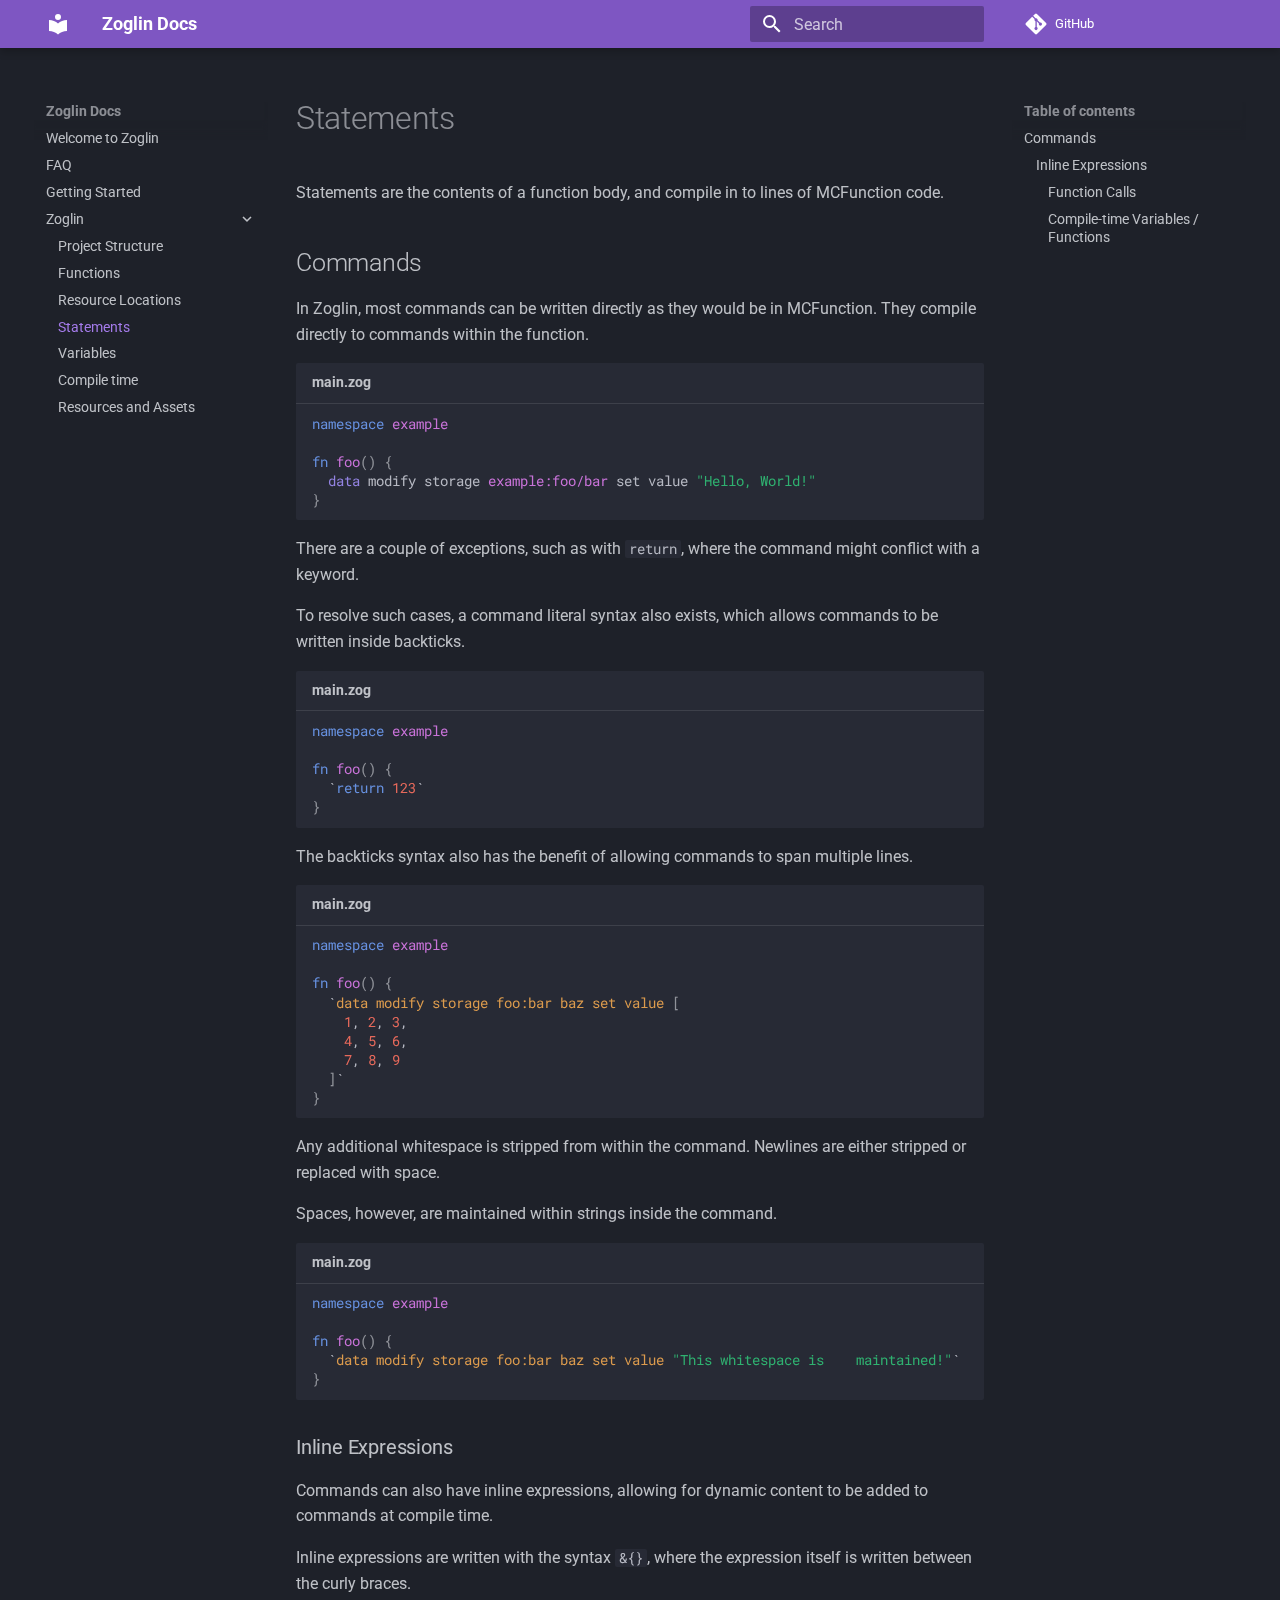
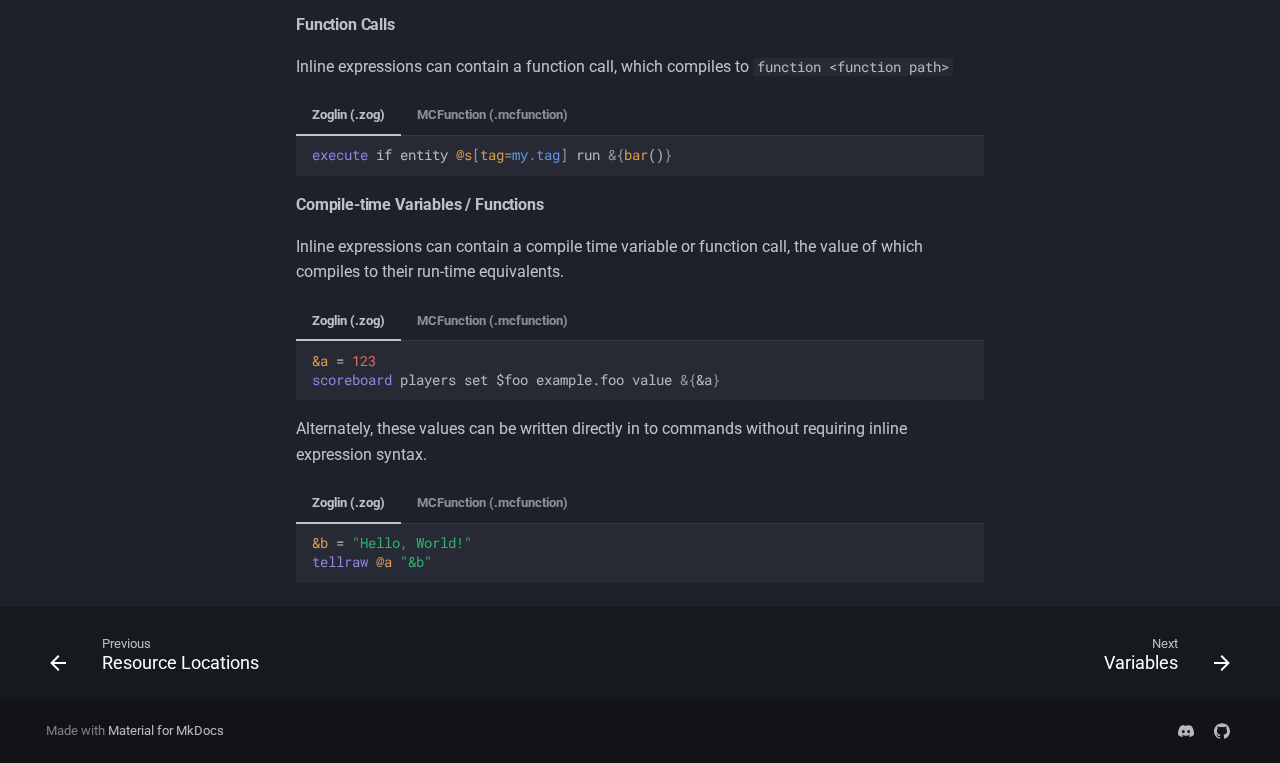
<file: zoglin/statements/index.html>
<!doctype html>
<html lang="en" class="no-js">
  <head>
    
      <meta charset="utf-8">
      <meta name="viewport" content="width=device-width,initial-scale=1">
      
      
      
        <link rel="canonical" href="https://zoglin.dev/zoglin/statements/">
      
      
        <link rel="prev" href="../resource-locations/">
      
      
        <link rel="next" href="../variables/">
      
      
      <link rel="icon" href="../../assets/images/favicon.png">
      <meta name="generator" content="mkdocs-1.6.1, mkdocs-material-9.5.43">
    
    
      
        <title>Statements - Zoglin Docs</title>
      
    
    
      <link rel="stylesheet" href="../../assets/stylesheets/main.0253249f.min.css">
      
        
        <link rel="stylesheet" href="../../assets/stylesheets/palette.06af60db.min.css">
      
      


    
    
      
    
    
      
        
        
        <link rel="preconnect" href="https://fonts.gstatic.com" crossorigin>
        <link rel="stylesheet" href="https://fonts.googleapis.com/css?family=Roboto:300,300i,400,400i,700,700i%7CRoboto+Mono:400,400i,700,700i&display=fallback">
        <style>:root{--md-text-font:"Roboto";--md-code-font:"Roboto Mono"}</style>
      
    
    
      <link rel="stylesheet" href="../../stylesheets/extra.css">
    
    <script>__md_scope=new URL("../..",location),__md_hash=e=>[...e].reduce(((e,_)=>(e<<5)-e+_.charCodeAt(0)),0),__md_get=(e,_=localStorage,t=__md_scope)=>JSON.parse(_.getItem(t.pathname+"."+e)),__md_set=(e,_,t=localStorage,a=__md_scope)=>{try{t.setItem(a.pathname+"."+e,JSON.stringify(_))}catch(e){}}</script>
    
      

    
    
    
  </head>
  
  
    
    
    
    
    
    <body dir="ltr" data-md-color-scheme="slate" data-md-color-primary="deep-purple" data-md-color-accent="purple">
  
    
    <input class="md-toggle" data-md-toggle="drawer" type="checkbox" id="__drawer" autocomplete="off">
    <input class="md-toggle" data-md-toggle="search" type="checkbox" id="__search" autocomplete="off">
    <label class="md-overlay" for="__drawer"></label>
    <div data-md-component="skip">
      
        
        <a href="#statements" class="md-skip">
          Skip to content
        </a>
      
    </div>
    <div data-md-component="announce">
      
    </div>
    
    
      

  

<header class="md-header md-header--shadow" data-md-component="header">
  <nav class="md-header__inner md-grid" aria-label="Header">
    <a href="../.." title="Zoglin Docs" class="md-header__button md-logo" aria-label="Zoglin Docs" data-md-component="logo">
      
  
  <svg xmlns="http://www.w3.org/2000/svg" viewBox="0 0 24 24"><path d="M12 8a3 3 0 0 0 3-3 3 3 0 0 0-3-3 3 3 0 0 0-3 3 3 3 0 0 0 3 3m0 3.54C9.64 9.35 6.5 8 3 8v11c3.5 0 6.64 1.35 9 3.54 2.36-2.19 5.5-3.54 9-3.54V8c-3.5 0-6.64 1.35-9 3.54"/></svg>

    </a>
    <label class="md-header__button md-icon" for="__drawer">
      
      <svg xmlns="http://www.w3.org/2000/svg" viewBox="0 0 24 24"><path d="M3 6h18v2H3zm0 5h18v2H3zm0 5h18v2H3z"/></svg>
    </label>
    <div class="md-header__title" data-md-component="header-title">
      <div class="md-header__ellipsis">
        <div class="md-header__topic">
          <span class="md-ellipsis">
            Zoglin Docs
          </span>
        </div>
        <div class="md-header__topic" data-md-component="header-topic">
          <span class="md-ellipsis">
            
              Statements
            
          </span>
        </div>
      </div>
    </div>
    
      
    
    
    
    
      <label class="md-header__button md-icon" for="__search">
        
        <svg xmlns="http://www.w3.org/2000/svg" viewBox="0 0 24 24"><path d="M9.5 3A6.5 6.5 0 0 1 16 9.5c0 1.61-.59 3.09-1.56 4.23l.27.27h.79l5 5-1.5 1.5-5-5v-.79l-.27-.27A6.52 6.52 0 0 1 9.5 16 6.5 6.5 0 0 1 3 9.5 6.5 6.5 0 0 1 9.5 3m0 2C7 5 5 7 5 9.5S7 14 9.5 14 14 12 14 9.5 12 5 9.5 5"/></svg>
      </label>
      <div class="md-search" data-md-component="search" role="dialog">
  <label class="md-search__overlay" for="__search"></label>
  <div class="md-search__inner" role="search">
    <form class="md-search__form" name="search">
      <input type="text" class="md-search__input" name="query" aria-label="Search" placeholder="Search" autocapitalize="off" autocorrect="off" autocomplete="off" spellcheck="false" data-md-component="search-query" required>
      <label class="md-search__icon md-icon" for="__search">
        
        <svg xmlns="http://www.w3.org/2000/svg" viewBox="0 0 24 24"><path d="M9.5 3A6.5 6.5 0 0 1 16 9.5c0 1.61-.59 3.09-1.56 4.23l.27.27h.79l5 5-1.5 1.5-5-5v-.79l-.27-.27A6.52 6.52 0 0 1 9.5 16 6.5 6.5 0 0 1 3 9.5 6.5 6.5 0 0 1 9.5 3m0 2C7 5 5 7 5 9.5S7 14 9.5 14 14 12 14 9.5 12 5 9.5 5"/></svg>
        
        <svg xmlns="http://www.w3.org/2000/svg" viewBox="0 0 24 24"><path d="M20 11v2H8l5.5 5.5-1.42 1.42L4.16 12l7.92-7.92L13.5 5.5 8 11z"/></svg>
      </label>
      <nav class="md-search__options" aria-label="Search">
        
        <button type="reset" class="md-search__icon md-icon" title="Clear" aria-label="Clear" tabindex="-1">
          
          <svg xmlns="http://www.w3.org/2000/svg" viewBox="0 0 24 24"><path d="M19 6.41 17.59 5 12 10.59 6.41 5 5 6.41 10.59 12 5 17.59 6.41 19 12 13.41 17.59 19 19 17.59 13.41 12z"/></svg>
        </button>
      </nav>
      
    </form>
    <div class="md-search__output">
      <div class="md-search__scrollwrap" tabindex="0" data-md-scrollfix>
        <div class="md-search-result" data-md-component="search-result">
          <div class="md-search-result__meta">
            Initializing search
          </div>
          <ol class="md-search-result__list" role="presentation"></ol>
        </div>
      </div>
    </div>
  </div>
</div>
    
    
      <div class="md-header__source">
        <a href="https://github.com/GMDU/zoglin/" title="Go to repository" class="md-source" data-md-component="source">
  <div class="md-source__icon md-icon">
    
    <svg xmlns="http://www.w3.org/2000/svg" viewBox="0 0 448 512"><!--! Font Awesome Free 6.6.0 by @fontawesome - https://fontawesome.com License - https://fontawesome.com/license/free (Icons: CC BY 4.0, Fonts: SIL OFL 1.1, Code: MIT License) Copyright 2024 Fonticons, Inc.--><path d="M439.55 236.05 244 40.45a28.87 28.87 0 0 0-40.81 0l-40.66 40.63 51.52 51.52c27.06-9.14 52.68 16.77 43.39 43.68l49.66 49.66c34.23-11.8 61.18 31 35.47 56.69-26.49 26.49-70.21-2.87-56-37.34L240.22 199v121.85c25.3 12.54 22.26 41.85 9.08 55a34.34 34.34 0 0 1-48.55 0c-17.57-17.6-11.07-46.91 11.25-56v-123c-20.8-8.51-24.6-30.74-18.64-45L142.57 101 8.45 235.14a28.86 28.86 0 0 0 0 40.81l195.61 195.6a28.86 28.86 0 0 0 40.8 0l194.69-194.69a28.86 28.86 0 0 0 0-40.81"/></svg>
  </div>
  <div class="md-source__repository">
    GitHub
  </div>
</a>
      </div>
    
  </nav>
  
</header>
    
    <div class="md-container" data-md-component="container">
      
      
        
          
        
      
      <main class="md-main" data-md-component="main">
        <div class="md-main__inner md-grid">
          
            
              
              <div class="md-sidebar md-sidebar--primary" data-md-component="sidebar" data-md-type="navigation" >
                <div class="md-sidebar__scrollwrap">
                  <div class="md-sidebar__inner">
                    



<nav class="md-nav md-nav--primary" aria-label="Navigation" data-md-level="0">
  <label class="md-nav__title" for="__drawer">
    <a href="../.." title="Zoglin Docs" class="md-nav__button md-logo" aria-label="Zoglin Docs" data-md-component="logo">
      
  
  <svg xmlns="http://www.w3.org/2000/svg" viewBox="0 0 24 24"><path d="M12 8a3 3 0 0 0 3-3 3 3 0 0 0-3-3 3 3 0 0 0-3 3 3 3 0 0 0 3 3m0 3.54C9.64 9.35 6.5 8 3 8v11c3.5 0 6.64 1.35 9 3.54 2.36-2.19 5.5-3.54 9-3.54V8c-3.5 0-6.64 1.35-9 3.54"/></svg>

    </a>
    Zoglin Docs
  </label>
  
    <div class="md-nav__source">
      <a href="https://github.com/GMDU/zoglin/" title="Go to repository" class="md-source" data-md-component="source">
  <div class="md-source__icon md-icon">
    
    <svg xmlns="http://www.w3.org/2000/svg" viewBox="0 0 448 512"><!--! Font Awesome Free 6.6.0 by @fontawesome - https://fontawesome.com License - https://fontawesome.com/license/free (Icons: CC BY 4.0, Fonts: SIL OFL 1.1, Code: MIT License) Copyright 2024 Fonticons, Inc.--><path d="M439.55 236.05 244 40.45a28.87 28.87 0 0 0-40.81 0l-40.66 40.63 51.52 51.52c27.06-9.14 52.68 16.77 43.39 43.68l49.66 49.66c34.23-11.8 61.18 31 35.47 56.69-26.49 26.49-70.21-2.87-56-37.34L240.22 199v121.85c25.3 12.54 22.26 41.85 9.08 55a34.34 34.34 0 0 1-48.55 0c-17.57-17.6-11.07-46.91 11.25-56v-123c-20.8-8.51-24.6-30.74-18.64-45L142.57 101 8.45 235.14a28.86 28.86 0 0 0 0 40.81l195.61 195.6a28.86 28.86 0 0 0 40.8 0l194.69-194.69a28.86 28.86 0 0 0 0-40.81"/></svg>
  </div>
  <div class="md-source__repository">
    GitHub
  </div>
</a>
    </div>
  
  <ul class="md-nav__list" data-md-scrollfix>
    
      
      
  
  
  
  
    <li class="md-nav__item">
      <a href="../.." class="md-nav__link">
        
  
  <span class="md-ellipsis">
    Welcome to Zoglin
  </span>
  

      </a>
    </li>
  

    
      
      
  
  
  
  
    <li class="md-nav__item">
      <a href="../../faq/" class="md-nav__link">
        
  
  <span class="md-ellipsis">
    FAQ
  </span>
  

      </a>
    </li>
  

    
      
      
  
  
  
  
    <li class="md-nav__item">
      <a href="../../getting-started/" class="md-nav__link">
        
  
  <span class="md-ellipsis">
    Getting Started
  </span>
  

      </a>
    </li>
  

    
      
      
  
  
    
  
  
  
    
    
      
        
      
        
      
        
      
        
      
        
      
        
      
        
      
    
    
    
    <li class="md-nav__item md-nav__item--active md-nav__item--nested">
      
        
        
        <input class="md-nav__toggle md-toggle " type="checkbox" id="__nav_4" checked>
        
          
          <label class="md-nav__link" for="__nav_4" id="__nav_4_label" tabindex="0">
            
  
  <span class="md-ellipsis">
    Zoglin
  </span>
  

            <span class="md-nav__icon md-icon"></span>
          </label>
        
        <nav class="md-nav" data-md-level="1" aria-labelledby="__nav_4_label" aria-expanded="true">
          <label class="md-nav__title" for="__nav_4">
            <span class="md-nav__icon md-icon"></span>
            Zoglin
          </label>
          <ul class="md-nav__list" data-md-scrollfix>
            
              
                
  
  
  
  
    <li class="md-nav__item">
      <a href="../project-structure/" class="md-nav__link">
        
  
  <span class="md-ellipsis">
    Project Structure
  </span>
  

      </a>
    </li>
  

              
            
              
                
  
  
  
  
    <li class="md-nav__item">
      <a href="../functions/" class="md-nav__link">
        
  
  <span class="md-ellipsis">
    Functions
  </span>
  

      </a>
    </li>
  

              
            
              
                
  
  
  
  
    <li class="md-nav__item">
      <a href="../resource-locations/" class="md-nav__link">
        
  
  <span class="md-ellipsis">
    Resource Locations
  </span>
  

      </a>
    </li>
  

              
            
              
                
  
  
    
  
  
  
    <li class="md-nav__item md-nav__item--active">
      
      <input class="md-nav__toggle md-toggle" type="checkbox" id="__toc">
      
      
        
      
      
        <label class="md-nav__link md-nav__link--active" for="__toc">
          
  
  <span class="md-ellipsis">
    Statements
  </span>
  

          <span class="md-nav__icon md-icon"></span>
        </label>
      
      <a href="./" class="md-nav__link md-nav__link--active">
        
  
  <span class="md-ellipsis">
    Statements
  </span>
  

      </a>
      
        

<nav class="md-nav md-nav--secondary" aria-label="Table of contents">
  
  
  
    
  
  
    <label class="md-nav__title" for="__toc">
      <span class="md-nav__icon md-icon"></span>
      Table of contents
    </label>
    <ul class="md-nav__list" data-md-component="toc" data-md-scrollfix>
      
        <li class="md-nav__item">
  <a href="#commands" class="md-nav__link">
    <span class="md-ellipsis">
      Commands
    </span>
  </a>
  
    <nav class="md-nav" aria-label="Commands">
      <ul class="md-nav__list">
        
          <li class="md-nav__item">
  <a href="#inline-expressions" class="md-nav__link">
    <span class="md-ellipsis">
      Inline Expressions
    </span>
  </a>
  
    <nav class="md-nav" aria-label="Inline Expressions">
      <ul class="md-nav__list">
        
          <li class="md-nav__item">
  <a href="#function-calls" class="md-nav__link">
    <span class="md-ellipsis">
      Function Calls
    </span>
  </a>
  
</li>
        
          <li class="md-nav__item">
  <a href="#compile-time-variables-functions" class="md-nav__link">
    <span class="md-ellipsis">
      Compile-time Variables / Functions
    </span>
  </a>
  
</li>
        
      </ul>
    </nav>
  
</li>
        
      </ul>
    </nav>
  
</li>
      
    </ul>
  
</nav>
      
    </li>
  

              
            
              
                
  
  
  
  
    <li class="md-nav__item">
      <a href="../variables/" class="md-nav__link">
        
  
  <span class="md-ellipsis">
    Variables
  </span>
  

      </a>
    </li>
  

              
            
              
                
  
  
  
  
    <li class="md-nav__item">
      <a href="../compile-time/" class="md-nav__link">
        
  
  <span class="md-ellipsis">
    Compile time
  </span>
  

      </a>
    </li>
  

              
            
              
                
  
  
  
  
    <li class="md-nav__item">
      <a href="../resources/" class="md-nav__link">
        
  
  <span class="md-ellipsis">
    Resources and Assets
  </span>
  

      </a>
    </li>
  

              
            
          </ul>
        </nav>
      
    </li>
  

    
  </ul>
</nav>
                  </div>
                </div>
              </div>
            
            
              
              <div class="md-sidebar md-sidebar--secondary" data-md-component="sidebar" data-md-type="toc" >
                <div class="md-sidebar__scrollwrap">
                  <div class="md-sidebar__inner">
                    

<nav class="md-nav md-nav--secondary" aria-label="Table of contents">
  
  
  
    
  
  
    <label class="md-nav__title" for="__toc">
      <span class="md-nav__icon md-icon"></span>
      Table of contents
    </label>
    <ul class="md-nav__list" data-md-component="toc" data-md-scrollfix>
      
        <li class="md-nav__item">
  <a href="#commands" class="md-nav__link">
    <span class="md-ellipsis">
      Commands
    </span>
  </a>
  
    <nav class="md-nav" aria-label="Commands">
      <ul class="md-nav__list">
        
          <li class="md-nav__item">
  <a href="#inline-expressions" class="md-nav__link">
    <span class="md-ellipsis">
      Inline Expressions
    </span>
  </a>
  
    <nav class="md-nav" aria-label="Inline Expressions">
      <ul class="md-nav__list">
        
          <li class="md-nav__item">
  <a href="#function-calls" class="md-nav__link">
    <span class="md-ellipsis">
      Function Calls
    </span>
  </a>
  
</li>
        
          <li class="md-nav__item">
  <a href="#compile-time-variables-functions" class="md-nav__link">
    <span class="md-ellipsis">
      Compile-time Variables / Functions
    </span>
  </a>
  
</li>
        
      </ul>
    </nav>
  
</li>
        
      </ul>
    </nav>
  
</li>
      
    </ul>
  
</nav>
                  </div>
                </div>
              </div>
            
          
          
            <div class="md-content" data-md-component="content">
              <article class="md-content__inner md-typeset">
                
                  

  
  


<h1 id="statements">Statements</h1>
<p>Statements are the contents of a function body, and compile in to lines of MCFunction code.</p>
<h2 id="commands">Commands</h2>
<p>In Zoglin, most commands can be written directly as they would be in MCFunction.
They compile directly to commands within the function.</p>
<div class="highlight"><span class="filename">main.zog</span><pre><span></span><code><span class="kd">namespace</span><span class="nn"> example</span>

<span class="kd">fn</span><span class="err"> </span><span class="nf">foo</span><span class="p">()</span><span class="err"> </span><span class="p">{</span>
<span class="w">  </span><span class="nb">data</span><span class="w"> </span><span class="kc">modify</span><span class="w"> </span><span class="kc">storage</span><span class="w"> </span><span class="nf">example:foo/bar</span><span class="w"> </span><span class="kc">set</span><span class="w"> </span><span class="kc">value</span><span class="w"> </span><span class="s2">&quot;Hello, World!&quot;</span>
<span class="p">}</span>
</code></pre></div>
<p>There are a couple of exceptions, such as with <code>return</code>, where the command might conflict with a keyword.</p>
<p>To resolve such cases, a command literal syntax also exists, which allows commands to be written inside backticks.
<div class="highlight"><span class="filename">main.zog</span><pre><span></span><code><span class="kd">namespace</span><span class="nn"> example</span>

<span class="kd">fn</span><span class="err"> </span><span class="nf">foo</span><span class="p">()</span><span class="err"> </span><span class="p">{</span>
<span class="err">  `</span><span class="k">return</span><span class="err"> </span><span class="mi">123</span><span class="err">`</span>
<span class="p">}</span>
</code></pre></div></p>
<p>The backticks syntax also has the benefit of allowing commands to span multiple lines.
<div class="highlight"><span class="filename">main.zog</span><pre><span></span><code><span class="kd">namespace</span><span class="nn"> example</span>

<span class="kd">fn</span><span class="err"> </span><span class="nf">foo</span><span class="p">()</span><span class="err"> </span><span class="p">{</span>
<span class="err">  `</span><span class="nv">data</span><span class="err"> </span><span class="nv">modify</span><span class="err"> </span><span class="nv">storage</span><span class="err"> </span><span class="nv">foo:bar</span><span class="err"> </span><span class="nv">baz</span><span class="err"> </span><span class="nv">set</span><span class="err"> </span><span class="nv">value</span><span class="err"> </span><span class="p">[</span>
<span class="err">    </span><span class="mi">1</span><span class="err">, </span><span class="mi">2</span><span class="err">, </span><span class="mi">3</span><span class="err">,</span>
<span class="err">    </span><span class="mi">4</span><span class="err">, </span><span class="mi">5</span><span class="err">, </span><span class="mi">6</span><span class="err">,</span>
<span class="err">    </span><span class="mi">7</span><span class="err">, </span><span class="mi">8</span><span class="err">, </span><span class="mi">9</span>
<span class="err">  </span><span class="p">]</span><span class="err">`</span>
<span class="p">}</span>
</code></pre></div></p>
<p>Any additional whitespace is stripped from within the command. Newlines are either stripped or replaced with space.</p>
<p>Spaces, however, are maintained within strings inside the command.
<div class="highlight"><span class="filename">main.zog</span><pre><span></span><code><span class="kd">namespace</span><span class="nn"> example</span>

<span class="kd">fn</span><span class="err"> </span><span class="nf">foo</span><span class="p">()</span><span class="err"> </span><span class="p">{</span>
<span class="err">  `</span><span class="nv">data</span><span class="err"> </span><span class="nv">modify</span><span class="err"> </span><span class="nv">storage</span><span class="err"> </span><span class="nv">foo:bar</span><span class="err"> </span><span class="nv">baz</span><span class="err"> </span><span class="nv">set</span><span class="err"> </span><span class="nv">value</span><span class="err"> </span><span class="s2">&quot;This whitespace is    maintained!&quot;</span><span class="err">`</span>
<span class="p">}</span>
</code></pre></div></p>
<h3 id="inline-expressions">Inline Expressions</h3>
<p>Commands can also have inline expressions, allowing for dynamic content to be added to commands at
compile time.</p>
<p>Inline expressions are written with the syntax <code>&amp;{}</code>, where the expression itself is written between
the curly braces.</p>
<h4 id="function-calls">Function Calls</h4>
<p>Inline expressions can contain a function call, which compiles to <code>function &lt;function path&gt;</code></p>
<div class="tabbed-set tabbed-alternate" data-tabs="1:2"><input checked="checked" id="__tabbed_1_1" name="__tabbed_1" type="radio" /><input id="__tabbed_1_2" name="__tabbed_1" type="radio" /><div class="tabbed-labels"><label for="__tabbed_1_1">Zoglin (.zog)</label><label for="__tabbed_1_2">MCFunction (.mcfunction)</label></div>
<div class="tabbed-content">
<div class="tabbed-block">
<div class="highlight"><pre><span></span><code><span class="nb">execute</span><span class="w"> </span><span class="kc">if</span><span class="w"> </span><span class="kc">entity</span><span class="w"> </span><span class="nv">@s</span><span class="p">[</span><span class="na">tag</span><span class="p">=</span><span class="nt">my.tag</span><span class="p">]</span><span class="w"> </span><span class="kc">run</span><span class="w"> </span><span class="o">&amp;</span><span class="p">{</span><span class="na">bar</span><span class="err">()</span><span class="p">}</span>
</code></pre></div>
</div>
<div class="tabbed-block">
<div class="highlight"><pre><span></span><code><span class="nb">execute</span><span class="w"> </span><span class="kc">if</span><span class="w"> </span><span class="kc">entity</span><span class="w"> </span><span class="nv">@s</span><span class="p">[</span><span class="na">tag</span><span class="p">=</span><span class="nt">my.tag</span><span class="p">]</span><span class="w"> </span><span class="kc">run</span><span class="nb"> function</span><span class="w"> </span><span class="nf">example:bar</span>
</code></pre></div>
</div>
</div>
</div>
<h4 id="compile-time-variables-functions">Compile-time Variables / Functions</h4>
<p>Inline expressions can contain a compile time variable or function call,
the value of which compiles to their run-time equivalents.</p>
<div class="tabbed-set tabbed-alternate" data-tabs="2:2"><input checked="checked" id="__tabbed_2_1" name="__tabbed_2" type="radio" /><input id="__tabbed_2_2" name="__tabbed_2" type="radio" /><div class="tabbed-labels"><label for="__tabbed_2_1">Zoglin (.zog)</label><label for="__tabbed_2_2">MCFunction (.mcfunction)</label></div>
<div class="tabbed-content">
<div class="tabbed-block">
<div class="highlight"><pre><span></span><code><span class="nv">&amp;a</span><span class="err"> = </span><span class="mi">123</span>
<span class="nb">scoreboard</span><span class="w"> </span><span class="kc">players</span><span class="w"> </span><span class="kc">set</span><span class="w"> </span><span class="vm">$foo</span><span class="w"> </span><span class="kc">example.foo</span><span class="w"> </span><span class="kc">value</span><span class="w"> </span><span class="o">&amp;</span><span class="p">{</span><span class="err">&amp;a</span><span class="p">}</span>
</code></pre></div>
</div>
<div class="tabbed-block">
<div class="highlight"><pre><span></span><code><span class="nb">scoreboard</span><span class="w"> </span><span class="kc">players</span><span class="w"> </span><span class="kc">set</span><span class="w"> </span><span class="vm">$foo</span><span class="w"> </span><span class="kc">example.foo</span><span class="w"> </span><span class="kc">value</span><span class="w"> </span><span class="mf">123</span>
</code></pre></div>
</div>
</div>
</div>
<p>Alternately, these values can be written directly in to commands without
requiring inline expression syntax.</p>
<div class="tabbed-set tabbed-alternate" data-tabs="3:2"><input checked="checked" id="__tabbed_3_1" name="__tabbed_3" type="radio" /><input id="__tabbed_3_2" name="__tabbed_3" type="radio" /><div class="tabbed-labels"><label for="__tabbed_3_1">Zoglin (.zog)</label><label for="__tabbed_3_2">MCFunction (.mcfunction)</label></div>
<div class="tabbed-content">
<div class="tabbed-block">
<div class="highlight"><pre><span></span><code><span class="nv">&amp;b</span><span class="err"> = </span><span class="s2">&quot;Hello, World!&quot;</span>
<span class="nb">tellraw</span><span class="w"> </span><span class="nv">@a</span><span class="w"> </span><span class="s2">&quot;&amp;b&quot;</span>
</code></pre></div>
</div>
<div class="tabbed-block">
<div class="highlight"><pre><span></span><code><span class="nb">tellraw</span><span class="w"> </span><span class="nv">@a</span><span class="w"> </span><span class="s2">&quot;Hello, World!&quot;</span>
</code></pre></div>
</div>
</div>
</div>












                
              </article>
            </div>
          
          
<script>var target=document.getElementById(location.hash.slice(1));target&&target.name&&(target.checked=target.name.startsWith("__tabbed_"))</script>
        </div>
        
          <button type="button" class="md-top md-icon" data-md-component="top" hidden>
  
  <svg xmlns="http://www.w3.org/2000/svg" viewBox="0 0 24 24"><path d="M13 20h-2V8l-5.5 5.5-1.42-1.42L12 4.16l7.92 7.92-1.42 1.42L13 8z"/></svg>
  Back to top
</button>
        
      </main>
      
        <footer class="md-footer">
  
    
      
      <nav class="md-footer__inner md-grid" aria-label="Footer" >
        
          
          <a href="../resource-locations/" class="md-footer__link md-footer__link--prev" aria-label="Previous: Resource Locations">
            <div class="md-footer__button md-icon">
              
              <svg xmlns="http://www.w3.org/2000/svg" viewBox="0 0 24 24"><path d="M20 11v2H8l5.5 5.5-1.42 1.42L4.16 12l7.92-7.92L13.5 5.5 8 11z"/></svg>
            </div>
            <div class="md-footer__title">
              <span class="md-footer__direction">
                Previous
              </span>
              <div class="md-ellipsis">
                Resource Locations
              </div>
            </div>
          </a>
        
        
          
          <a href="../variables/" class="md-footer__link md-footer__link--next" aria-label="Next: Variables">
            <div class="md-footer__title">
              <span class="md-footer__direction">
                Next
              </span>
              <div class="md-ellipsis">
                Variables
              </div>
            </div>
            <div class="md-footer__button md-icon">
              
              <svg xmlns="http://www.w3.org/2000/svg" viewBox="0 0 24 24"><path d="M4 11v2h12l-5.5 5.5 1.42 1.42L19.84 12l-7.92-7.92L10.5 5.5 16 11z"/></svg>
            </div>
          </a>
        
      </nav>
    
  
  <div class="md-footer-meta md-typeset">
    <div class="md-footer-meta__inner md-grid">
      <div class="md-copyright">
  
  
    Made with
    <a href="https://squidfunk.github.io/mkdocs-material/" target="_blank" rel="noopener">
      Material for MkDocs
    </a>
  
</div>
      
        <div class="md-social">
  
    
    
    
    
      
      
    
    <a href="https://datapack.dev/discord" target="_blank" rel="noopener" title="datapack.dev" class="md-social__link">
      <svg xmlns="http://www.w3.org/2000/svg" viewBox="0 0 24 24"><path d="M20.317 4.37a19.8 19.8 0 0 0-4.885-1.515.074.074 0 0 0-.079.037c-.21.375-.444.864-.608 1.25a18.3 18.3 0 0 0-5.487 0 13 13 0 0 0-.617-1.25.08.08 0 0 0-.079-.037A19.7 19.7 0 0 0 3.677 4.37a.1.1 0 0 0-.032.027C.533 9.046-.32 13.58.099 18.057a.08.08 0 0 0 .031.057 19.9 19.9 0 0 0 5.993 3.03.08.08 0 0 0 .084-.028c.462-.63.874-1.295 1.226-1.994a.076.076 0 0 0-.041-.106 13 13 0 0 1-1.872-.892.077.077 0 0 1-.008-.128 10 10 0 0 0 .372-.292.07.07 0 0 1 .077-.01c3.928 1.793 8.18 1.793 12.062 0a.07.07 0 0 1 .078.01c.12.098.246.198.373.292a.077.077 0 0 1-.006.127 12.3 12.3 0 0 1-1.873.892.077.077 0 0 0-.041.107c.36.698.772 1.362 1.225 1.993a.08.08 0 0 0 .084.028 19.8 19.8 0 0 0 6.002-3.03.08.08 0 0 0 .032-.054c.5-5.177-.838-9.674-3.549-13.66a.06.06 0 0 0-.031-.03M8.02 15.33c-1.182 0-2.157-1.085-2.157-2.419 0-1.333.956-2.419 2.157-2.419 1.21 0 2.176 1.096 2.157 2.42 0 1.333-.956 2.418-2.157 2.418m7.975 0c-1.183 0-2.157-1.085-2.157-2.419 0-1.333.955-2.419 2.157-2.419 1.21 0 2.176 1.096 2.157 2.42 0 1.333-.946 2.418-2.157 2.418"/></svg>
    </a>
  
    
    
    
    
      
      
    
    <a href="https://github.com/GMDU" target="_blank" rel="noopener" title="github.com" class="md-social__link">
      <svg xmlns="http://www.w3.org/2000/svg" viewBox="0 0 24 24"><path d="M12 .297c-6.63 0-12 5.373-12 12 0 5.303 3.438 9.8 8.205 11.385.6.113.82-.258.82-.577 0-.285-.01-1.04-.015-2.04-3.338.724-4.042-1.61-4.042-1.61C4.422 18.07 3.633 17.7 3.633 17.7c-1.087-.744.084-.729.084-.729 1.205.084 1.838 1.236 1.838 1.236 1.07 1.835 2.809 1.305 3.495.998.108-.776.417-1.305.76-1.605-2.665-.3-5.466-1.332-5.466-5.93 0-1.31.465-2.38 1.235-3.22-.135-.303-.54-1.523.105-3.176 0 0 1.005-.322 3.3 1.23.96-.267 1.98-.399 3-.405 1.02.006 2.04.138 3 .405 2.28-1.552 3.285-1.23 3.285-1.23.645 1.653.24 2.873.12 3.176.765.84 1.23 1.91 1.23 3.22 0 4.61-2.805 5.625-5.475 5.92.42.36.81 1.096.81 2.22 0 1.606-.015 2.896-.015 3.286 0 .315.21.69.825.57C20.565 22.092 24 17.592 24 12.297c0-6.627-5.373-12-12-12"/></svg>
    </a>
  
</div>
      
    </div>
  </div>
</footer>
      
    </div>
    <div class="md-dialog" data-md-component="dialog">
      <div class="md-dialog__inner md-typeset"></div>
    </div>
    
    
    <script id="__config" type="application/json">{"base": "../..", "features": ["navigation.top", "navigation.footer", "navigation.indexes"], "search": "../../assets/javascripts/workers/search.6ce7567c.min.js", "translations": {"clipboard.copied": "Copied to clipboard", "clipboard.copy": "Copy to clipboard", "search.result.more.one": "1 more on this page", "search.result.more.other": "# more on this page", "search.result.none": "No matching documents", "search.result.one": "1 matching document", "search.result.other": "# matching documents", "search.result.placeholder": "Type to start searching", "search.result.term.missing": "Missing", "select.version": "Select version"}}</script>
    
    
      <script src="../../assets/javascripts/bundle.83f73b43.min.js"></script>
      
    
  </body>
</html>
</file>
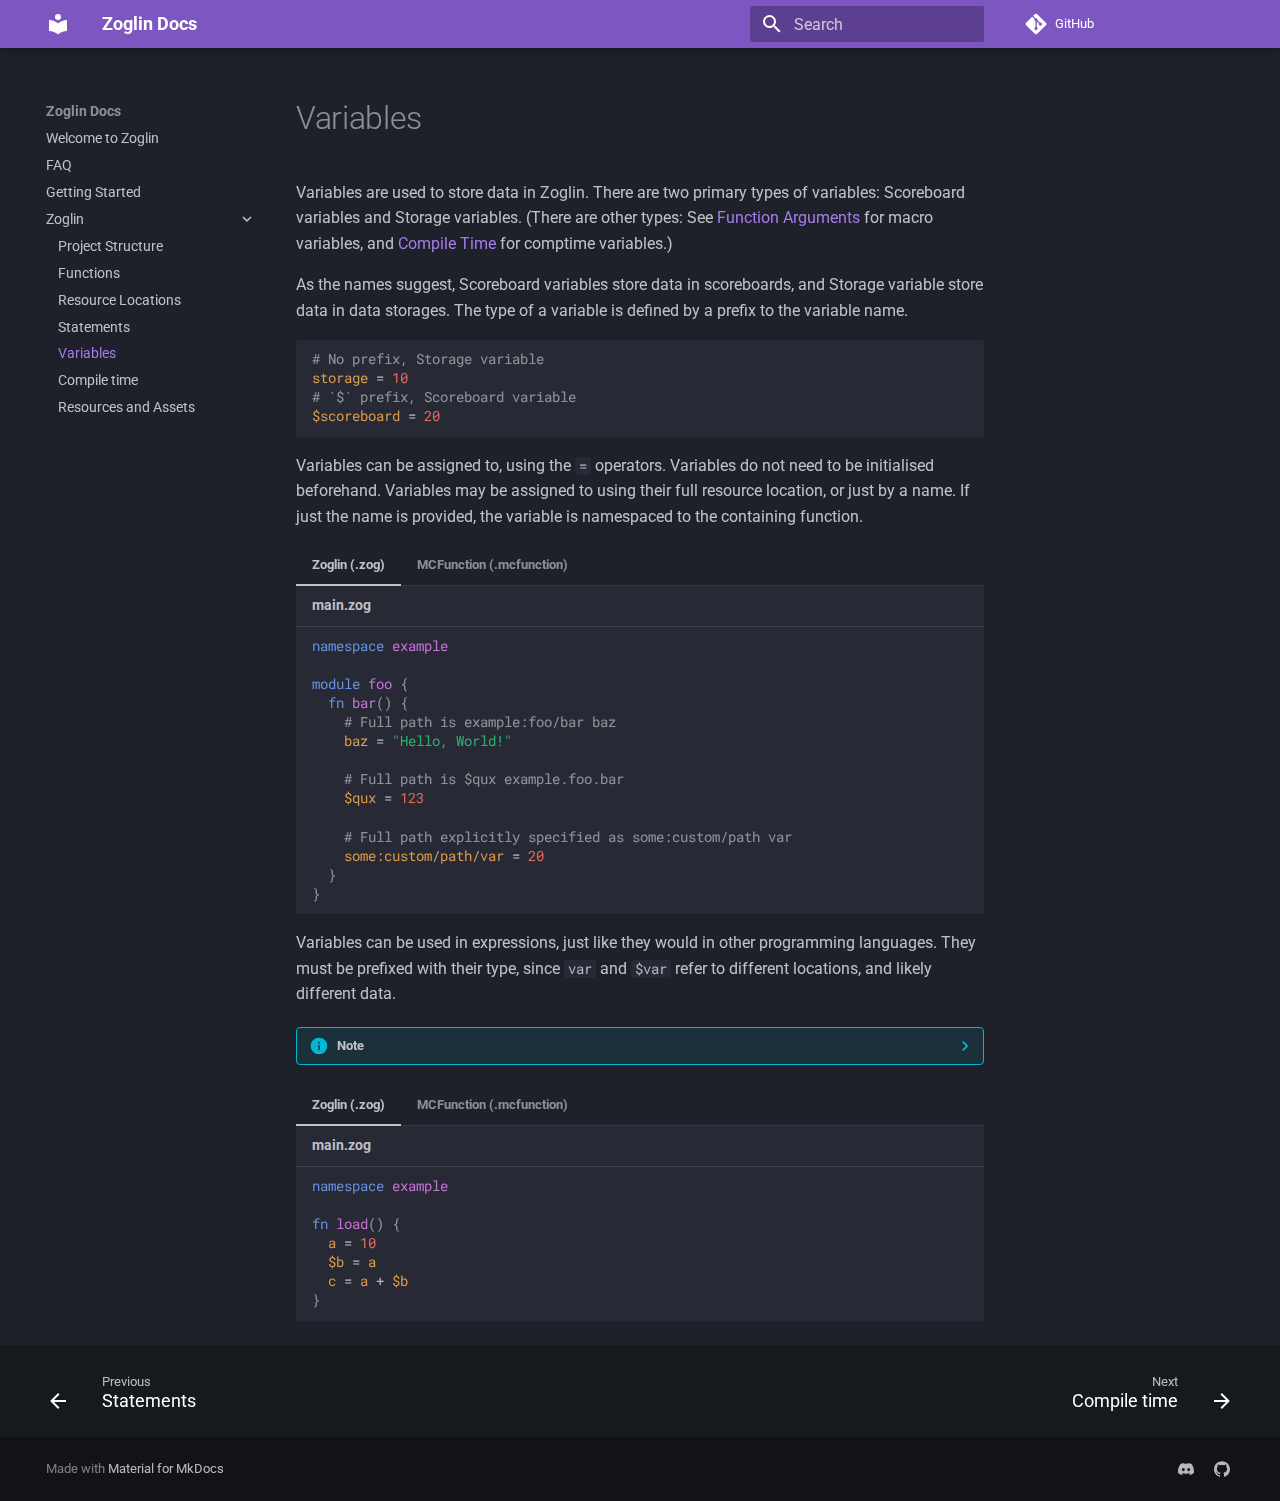
<file: zoglin/variables/index.html>
<!doctype html>
<html lang="en" class="no-js">
  <head>
    
      <meta charset="utf-8">
      <meta name="viewport" content="width=device-width,initial-scale=1">
      
      
      
        <link rel="canonical" href="https://zoglin.dev/zoglin/variables/">
      
      
        <link rel="prev" href="../statements/">
      
      
        <link rel="next" href="../compile-time/">
      
      
      <link rel="icon" href="../../assets/images/favicon.png">
      <meta name="generator" content="mkdocs-1.6.1, mkdocs-material-9.5.43">
    
    
      
        <title>Variables - Zoglin Docs</title>
      
    
    
      <link rel="stylesheet" href="../../assets/stylesheets/main.0253249f.min.css">
      
        
        <link rel="stylesheet" href="../../assets/stylesheets/palette.06af60db.min.css">
      
      


    
    
      
    
    
      
        
        
        <link rel="preconnect" href="https://fonts.gstatic.com" crossorigin>
        <link rel="stylesheet" href="https://fonts.googleapis.com/css?family=Roboto:300,300i,400,400i,700,700i%7CRoboto+Mono:400,400i,700,700i&display=fallback">
        <style>:root{--md-text-font:"Roboto";--md-code-font:"Roboto Mono"}</style>
      
    
    
      <link rel="stylesheet" href="../../stylesheets/extra.css">
    
    <script>__md_scope=new URL("../..",location),__md_hash=e=>[...e].reduce(((e,_)=>(e<<5)-e+_.charCodeAt(0)),0),__md_get=(e,_=localStorage,t=__md_scope)=>JSON.parse(_.getItem(t.pathname+"."+e)),__md_set=(e,_,t=localStorage,a=__md_scope)=>{try{t.setItem(a.pathname+"."+e,JSON.stringify(_))}catch(e){}}</script>
    
      

    
    
    
  </head>
  
  
    
    
    
    
    
    <body dir="ltr" data-md-color-scheme="slate" data-md-color-primary="deep-purple" data-md-color-accent="purple">
  
    
    <input class="md-toggle" data-md-toggle="drawer" type="checkbox" id="__drawer" autocomplete="off">
    <input class="md-toggle" data-md-toggle="search" type="checkbox" id="__search" autocomplete="off">
    <label class="md-overlay" for="__drawer"></label>
    <div data-md-component="skip">
      
        
        <a href="#variables" class="md-skip">
          Skip to content
        </a>
      
    </div>
    <div data-md-component="announce">
      
    </div>
    
    
      

  

<header class="md-header md-header--shadow" data-md-component="header">
  <nav class="md-header__inner md-grid" aria-label="Header">
    <a href="../.." title="Zoglin Docs" class="md-header__button md-logo" aria-label="Zoglin Docs" data-md-component="logo">
      
  
  <svg xmlns="http://www.w3.org/2000/svg" viewBox="0 0 24 24"><path d="M12 8a3 3 0 0 0 3-3 3 3 0 0 0-3-3 3 3 0 0 0-3 3 3 3 0 0 0 3 3m0 3.54C9.64 9.35 6.5 8 3 8v11c3.5 0 6.64 1.35 9 3.54 2.36-2.19 5.5-3.54 9-3.54V8c-3.5 0-6.64 1.35-9 3.54"/></svg>

    </a>
    <label class="md-header__button md-icon" for="__drawer">
      
      <svg xmlns="http://www.w3.org/2000/svg" viewBox="0 0 24 24"><path d="M3 6h18v2H3zm0 5h18v2H3zm0 5h18v2H3z"/></svg>
    </label>
    <div class="md-header__title" data-md-component="header-title">
      <div class="md-header__ellipsis">
        <div class="md-header__topic">
          <span class="md-ellipsis">
            Zoglin Docs
          </span>
        </div>
        <div class="md-header__topic" data-md-component="header-topic">
          <span class="md-ellipsis">
            
              Variables
            
          </span>
        </div>
      </div>
    </div>
    
      
    
    
    
    
      <label class="md-header__button md-icon" for="__search">
        
        <svg xmlns="http://www.w3.org/2000/svg" viewBox="0 0 24 24"><path d="M9.5 3A6.5 6.5 0 0 1 16 9.5c0 1.61-.59 3.09-1.56 4.23l.27.27h.79l5 5-1.5 1.5-5-5v-.79l-.27-.27A6.52 6.52 0 0 1 9.5 16 6.5 6.5 0 0 1 3 9.5 6.5 6.5 0 0 1 9.5 3m0 2C7 5 5 7 5 9.5S7 14 9.5 14 14 12 14 9.5 12 5 9.5 5"/></svg>
      </label>
      <div class="md-search" data-md-component="search" role="dialog">
  <label class="md-search__overlay" for="__search"></label>
  <div class="md-search__inner" role="search">
    <form class="md-search__form" name="search">
      <input type="text" class="md-search__input" name="query" aria-label="Search" placeholder="Search" autocapitalize="off" autocorrect="off" autocomplete="off" spellcheck="false" data-md-component="search-query" required>
      <label class="md-search__icon md-icon" for="__search">
        
        <svg xmlns="http://www.w3.org/2000/svg" viewBox="0 0 24 24"><path d="M9.5 3A6.5 6.5 0 0 1 16 9.5c0 1.61-.59 3.09-1.56 4.23l.27.27h.79l5 5-1.5 1.5-5-5v-.79l-.27-.27A6.52 6.52 0 0 1 9.5 16 6.5 6.5 0 0 1 3 9.5 6.5 6.5 0 0 1 9.5 3m0 2C7 5 5 7 5 9.5S7 14 9.5 14 14 12 14 9.5 12 5 9.5 5"/></svg>
        
        <svg xmlns="http://www.w3.org/2000/svg" viewBox="0 0 24 24"><path d="M20 11v2H8l5.5 5.5-1.42 1.42L4.16 12l7.92-7.92L13.5 5.5 8 11z"/></svg>
      </label>
      <nav class="md-search__options" aria-label="Search">
        
        <button type="reset" class="md-search__icon md-icon" title="Clear" aria-label="Clear" tabindex="-1">
          
          <svg xmlns="http://www.w3.org/2000/svg" viewBox="0 0 24 24"><path d="M19 6.41 17.59 5 12 10.59 6.41 5 5 6.41 10.59 12 5 17.59 6.41 19 12 13.41 17.59 19 19 17.59 13.41 12z"/></svg>
        </button>
      </nav>
      
    </form>
    <div class="md-search__output">
      <div class="md-search__scrollwrap" tabindex="0" data-md-scrollfix>
        <div class="md-search-result" data-md-component="search-result">
          <div class="md-search-result__meta">
            Initializing search
          </div>
          <ol class="md-search-result__list" role="presentation"></ol>
        </div>
      </div>
    </div>
  </div>
</div>
    
    
      <div class="md-header__source">
        <a href="https://github.com/GMDU/zoglin/" title="Go to repository" class="md-source" data-md-component="source">
  <div class="md-source__icon md-icon">
    
    <svg xmlns="http://www.w3.org/2000/svg" viewBox="0 0 448 512"><!--! Font Awesome Free 6.6.0 by @fontawesome - https://fontawesome.com License - https://fontawesome.com/license/free (Icons: CC BY 4.0, Fonts: SIL OFL 1.1, Code: MIT License) Copyright 2024 Fonticons, Inc.--><path d="M439.55 236.05 244 40.45a28.87 28.87 0 0 0-40.81 0l-40.66 40.63 51.52 51.52c27.06-9.14 52.68 16.77 43.39 43.68l49.66 49.66c34.23-11.8 61.18 31 35.47 56.69-26.49 26.49-70.21-2.87-56-37.34L240.22 199v121.85c25.3 12.54 22.26 41.85 9.08 55a34.34 34.34 0 0 1-48.55 0c-17.57-17.6-11.07-46.91 11.25-56v-123c-20.8-8.51-24.6-30.74-18.64-45L142.57 101 8.45 235.14a28.86 28.86 0 0 0 0 40.81l195.61 195.6a28.86 28.86 0 0 0 40.8 0l194.69-194.69a28.86 28.86 0 0 0 0-40.81"/></svg>
  </div>
  <div class="md-source__repository">
    GitHub
  </div>
</a>
      </div>
    
  </nav>
  
</header>
    
    <div class="md-container" data-md-component="container">
      
      
        
          
        
      
      <main class="md-main" data-md-component="main">
        <div class="md-main__inner md-grid">
          
            
              
              <div class="md-sidebar md-sidebar--primary" data-md-component="sidebar" data-md-type="navigation" >
                <div class="md-sidebar__scrollwrap">
                  <div class="md-sidebar__inner">
                    



<nav class="md-nav md-nav--primary" aria-label="Navigation" data-md-level="0">
  <label class="md-nav__title" for="__drawer">
    <a href="../.." title="Zoglin Docs" class="md-nav__button md-logo" aria-label="Zoglin Docs" data-md-component="logo">
      
  
  <svg xmlns="http://www.w3.org/2000/svg" viewBox="0 0 24 24"><path d="M12 8a3 3 0 0 0 3-3 3 3 0 0 0-3-3 3 3 0 0 0-3 3 3 3 0 0 0 3 3m0 3.54C9.64 9.35 6.5 8 3 8v11c3.5 0 6.64 1.35 9 3.54 2.36-2.19 5.5-3.54 9-3.54V8c-3.5 0-6.64 1.35-9 3.54"/></svg>

    </a>
    Zoglin Docs
  </label>
  
    <div class="md-nav__source">
      <a href="https://github.com/GMDU/zoglin/" title="Go to repository" class="md-source" data-md-component="source">
  <div class="md-source__icon md-icon">
    
    <svg xmlns="http://www.w3.org/2000/svg" viewBox="0 0 448 512"><!--! Font Awesome Free 6.6.0 by @fontawesome - https://fontawesome.com License - https://fontawesome.com/license/free (Icons: CC BY 4.0, Fonts: SIL OFL 1.1, Code: MIT License) Copyright 2024 Fonticons, Inc.--><path d="M439.55 236.05 244 40.45a28.87 28.87 0 0 0-40.81 0l-40.66 40.63 51.52 51.52c27.06-9.14 52.68 16.77 43.39 43.68l49.66 49.66c34.23-11.8 61.18 31 35.47 56.69-26.49 26.49-70.21-2.87-56-37.34L240.22 199v121.85c25.3 12.54 22.26 41.85 9.08 55a34.34 34.34 0 0 1-48.55 0c-17.57-17.6-11.07-46.91 11.25-56v-123c-20.8-8.51-24.6-30.74-18.64-45L142.57 101 8.45 235.14a28.86 28.86 0 0 0 0 40.81l195.61 195.6a28.86 28.86 0 0 0 40.8 0l194.69-194.69a28.86 28.86 0 0 0 0-40.81"/></svg>
  </div>
  <div class="md-source__repository">
    GitHub
  </div>
</a>
    </div>
  
  <ul class="md-nav__list" data-md-scrollfix>
    
      
      
  
  
  
  
    <li class="md-nav__item">
      <a href="../.." class="md-nav__link">
        
  
  <span class="md-ellipsis">
    Welcome to Zoglin
  </span>
  

      </a>
    </li>
  

    
      
      
  
  
  
  
    <li class="md-nav__item">
      <a href="../../faq/" class="md-nav__link">
        
  
  <span class="md-ellipsis">
    FAQ
  </span>
  

      </a>
    </li>
  

    
      
      
  
  
  
  
    <li class="md-nav__item">
      <a href="../../getting-started/" class="md-nav__link">
        
  
  <span class="md-ellipsis">
    Getting Started
  </span>
  

      </a>
    </li>
  

    
      
      
  
  
    
  
  
  
    
    
      
        
      
        
      
        
      
        
      
        
      
        
      
        
      
    
    
    
    <li class="md-nav__item md-nav__item--active md-nav__item--nested">
      
        
        
        <input class="md-nav__toggle md-toggle " type="checkbox" id="__nav_4" checked>
        
          
          <label class="md-nav__link" for="__nav_4" id="__nav_4_label" tabindex="0">
            
  
  <span class="md-ellipsis">
    Zoglin
  </span>
  

            <span class="md-nav__icon md-icon"></span>
          </label>
        
        <nav class="md-nav" data-md-level="1" aria-labelledby="__nav_4_label" aria-expanded="true">
          <label class="md-nav__title" for="__nav_4">
            <span class="md-nav__icon md-icon"></span>
            Zoglin
          </label>
          <ul class="md-nav__list" data-md-scrollfix>
            
              
                
  
  
  
  
    <li class="md-nav__item">
      <a href="../project-structure/" class="md-nav__link">
        
  
  <span class="md-ellipsis">
    Project Structure
  </span>
  

      </a>
    </li>
  

              
            
              
                
  
  
  
  
    <li class="md-nav__item">
      <a href="../functions/" class="md-nav__link">
        
  
  <span class="md-ellipsis">
    Functions
  </span>
  

      </a>
    </li>
  

              
            
              
                
  
  
  
  
    <li class="md-nav__item">
      <a href="../resource-locations/" class="md-nav__link">
        
  
  <span class="md-ellipsis">
    Resource Locations
  </span>
  

      </a>
    </li>
  

              
            
              
                
  
  
  
  
    <li class="md-nav__item">
      <a href="../statements/" class="md-nav__link">
        
  
  <span class="md-ellipsis">
    Statements
  </span>
  

      </a>
    </li>
  

              
            
              
                
  
  
    
  
  
  
    <li class="md-nav__item md-nav__item--active">
      
      <input class="md-nav__toggle md-toggle" type="checkbox" id="__toc">
      
      
        
      
      
      <a href="./" class="md-nav__link md-nav__link--active">
        
  
  <span class="md-ellipsis">
    Variables
  </span>
  

      </a>
      
    </li>
  

              
            
              
                
  
  
  
  
    <li class="md-nav__item">
      <a href="../compile-time/" class="md-nav__link">
        
  
  <span class="md-ellipsis">
    Compile time
  </span>
  

      </a>
    </li>
  

              
            
              
                
  
  
  
  
    <li class="md-nav__item">
      <a href="../resources/" class="md-nav__link">
        
  
  <span class="md-ellipsis">
    Resources and Assets
  </span>
  

      </a>
    </li>
  

              
            
          </ul>
        </nav>
      
    </li>
  

    
  </ul>
</nav>
                  </div>
                </div>
              </div>
            
            
              
              <div class="md-sidebar md-sidebar--secondary" data-md-component="sidebar" data-md-type="toc" >
                <div class="md-sidebar__scrollwrap">
                  <div class="md-sidebar__inner">
                    

<nav class="md-nav md-nav--secondary" aria-label="Table of contents">
  
  
  
    
  
  
</nav>
                  </div>
                </div>
              </div>
            
          
          
            <div class="md-content" data-md-component="content">
              <article class="md-content__inner md-typeset">
                
                  

  
  


<h1 id="variables">Variables</h1>
<p>Variables are used to store data in Zoglin. There are two primary types of variables: Scoreboard variables and Storage variables. (There are other types: See <a href="../functions/#arguments">Function Arguments</a> for macro variables, and <a href="../compile-time/">Compile Time</a> for comptime variables.)</p>
<p>As the names suggest, Scoreboard variables store data in scoreboards, and Storage variable store data in data storages. The type of a variable is defined by a prefix to the variable name.</p>
<div class="highlight"><pre><span></span><code><span class="c"># No prefix, Storage variable</span>
<span class="nv">storage</span><span class="err"> = </span><span class="mi">10</span>
<span class="c"># `$` prefix, Scoreboard variable</span>
<span class="nv">$scoreboard</span><span class="err"> = </span><span class="mi">20</span>
</code></pre></div>
<p>Variables can be assigned to, using the <code>=</code> operators. Variables do not need to be initialised beforehand. Variables may be assigned to using their full resource location, or just by a name. If just the name is provided, the variable is namespaced to the containing function.</p>
<div class="tabbed-set tabbed-alternate" data-tabs="1:2"><input checked="checked" id="__tabbed_1_1" name="__tabbed_1" type="radio" /><input id="__tabbed_1_2" name="__tabbed_1" type="radio" /><div class="tabbed-labels"><label for="__tabbed_1_1">Zoglin (.zog)</label><label for="__tabbed_1_2">MCFunction (.mcfunction)</label></div>
<div class="tabbed-content">
<div class="tabbed-block">
<div class="highlight"><span class="filename">main.zog</span><pre><span></span><code><span class="kd">namespace</span><span class="nn"> example</span>

<span class="kd">module</span><span class="nc"> foo</span><span class="err"> </span><span class="p">{</span>
<span class="err">  </span><span class="kd">fn</span><span class="err"> </span><span class="nf">bar</span><span class="p">()</span><span class="err"> </span><span class="p">{</span>
<span class="err">    </span><span class="c"># Full path is example:foo/bar baz</span>
<span class="err">    </span><span class="nv">baz</span><span class="err"> = </span><span class="s2">&quot;Hello, World!&quot;</span>

<span class="err">    </span><span class="c"># Full path is $qux example.foo.bar</span>
<span class="err">    </span><span class="nv">$qux</span><span class="err"> = </span><span class="mi">123</span>

<span class="err">    </span><span class="c"># Full path explicitly specified as some:custom/path var</span>
<span class="err">    </span><span class="nv">some:custom/path/var</span><span class="err"> = </span><span class="mi">20</span>
<span class="err">  </span><span class="p">}</span>
<span class="p">}</span>
</code></pre></div>
</div>
<div class="tabbed-block">
<div class="highlight"><span class="filename">example:foo/bar</span><pre><span></span><code><span class="c1"># Full path is example:foo/bar baz</span>
<span class="nb">data</span><span class="w"> </span><span class="kc">modify</span><span class="w"> </span><span class="kc">storage</span><span class="w"> </span><span class="nf">example:foo/bar</span><span class="w"> </span><span class="kc">baz</span><span class="w"> </span><span class="kc">set</span><span class="w"> </span><span class="kc">value</span><span class="w"> </span><span class="s2">&quot;Hello, World!&quot;</span>

<span class="c1"># Full path is $qux example.foo.bar</span>
<span class="nb">scoreboard</span><span class="w"> </span><span class="kc">players</span><span class="w"> </span><span class="kc">set</span><span class="w"> </span><span class="vm">$qux</span><span class="w"> </span><span class="kc">example.foo.bar</span><span class="w"> </span><span class="mf">123</span>

<span class="c1"># Full path explicitly specified as some:custom/path var</span>
<span class="nb">data</span><span class="w"> </span><span class="kc">modify</span><span class="w"> </span><span class="kc">storage</span><span class="w"> </span><span class="nf">some:custom/path</span><span class="w"> </span><span class="kc">var</span><span class="w"> </span><span class="kc">set</span><span class="w"> </span><span class="kc">value</span><span class="w"> </span><span class="mf">20</span>
</code></pre></div>
</div>
</div>
</div>
<p>Variables can be used in expressions, just like they would in other programming languages. They must be prefixed with their type, since <code>var</code> and <code>$var</code> refer to different locations, and likely different data.</p>
<details class="info">
<summary>Note</summary>
<p>There is no way to perform mathematical operations on data storages, so any time a storage variable is used in an operation, they must first be converted to scoreboards. If you are performing many operations on a piece of data, consider using a scoreboard variable instead.</p>
</details>
<div class="tabbed-set tabbed-alternate" data-tabs="2:2"><input checked="checked" id="__tabbed_2_1" name="__tabbed_2" type="radio" /><input id="__tabbed_2_2" name="__tabbed_2" type="radio" /><div class="tabbed-labels"><label for="__tabbed_2_1">Zoglin (.zog)</label><label for="__tabbed_2_2">MCFunction (.mcfunction)</label></div>
<div class="tabbed-content">
<div class="tabbed-block">
<div class="highlight"><span class="filename">main.zog</span><pre><span></span><code><span class="kd">namespace</span><span class="nn"> example</span>

<span class="kd">fn</span><span class="err"> </span><span class="nf">load</span><span class="p">()</span><span class="err"> </span><span class="p">{</span>
<span class="err">  </span><span class="nv">a</span><span class="err"> = </span><span class="mi">10</span>
<span class="err">  </span><span class="nv">$b</span><span class="err"> = </span><span class="nv">a</span>
<span class="err">  </span><span class="nv">c</span><span class="err"> = </span><span class="nv">a</span><span class="err"> + </span><span class="nv">$b</span>
<span class="p">}</span>
</code></pre></div>
</div>
<div class="tabbed-block">
<div class="highlight"><span class="filename">example:load</span><pre><span></span><code><span class="nb">data</span><span class="w"> </span><span class="kc">modify</span><span class="w"> </span><span class="kc">storage</span><span class="w"> </span><span class="nf">example:load</span><span class="w"> </span><span class="vc">a</span><span class="w"> </span><span class="kc">set</span><span class="w"> </span><span class="kc">value</span><span class="w"> </span><span class="mf">10</span>
<span class="nb">execute</span><span class="w"> </span><span class="kc">store</span><span class="w"> </span><span class="kc">result</span><span class="w"> </span><span class="kc">score</span><span class="w"> </span><span class="vm">$b</span><span class="w"> </span><span class="kc">example.load</span><span class="w"> </span><span class="kc">run</span><span class="nb"> data</span><span class="w"> </span><span class="kc">get</span><span class="w"> </span><span class="kc">storage</span><span class="w"> </span><span class="nf">example:load</span><span class="w"> </span><span class="vc">a</span>
<span class="nb">execute</span><span class="w"> </span><span class="kc">store</span><span class="w"> </span><span class="kc">result</span><span class="w"> </span><span class="kc">score</span><span class="w"> </span><span class="vm">$var_0</span><span class="w"> </span><span class="kc">zoglin.internal.example.vars</span><span class="w"> </span><span class="kc">run</span><span class="nb"> data</span><span class="w"> </span><span class="kc">get</span><span class="w"> </span><span class="kc">storage</span><span class="w"> </span><span class="nf">example:load</span><span class="w"> </span><span class="vc">a</span>
<span class="nb">scoreboard</span><span class="w"> </span><span class="kc">players</span><span class="w"> </span><span class="kc">operation</span><span class="w"> </span><span class="vm">$var_0</span><span class="w"> </span><span class="kc">zoglin.internal.example.vars</span><span class="w"> </span><span class="o">+=</span><span class="w"> </span><span class="vm">$b</span><span class="w"> </span><span class="kc">example.load</span>
<span class="nb">execute</span><span class="w"> </span><span class="kc">store</span><span class="w"> </span><span class="kc">result</span><span class="w"> </span><span class="kc">storage</span><span class="w"> </span><span class="nf">example:load</span><span class="w"> </span><span class="vc">c</span><span class="w"> </span><span class="kc">int</span><span class="w"> </span><span class="mf">1</span><span class="w"> </span><span class="kc">run</span><span class="nb"> scoreboard</span><span class="w"> </span><span class="kc">players</span><span class="w"> </span><span class="kc">get</span><span class="w"> </span><span class="vm">$var_0</span><span class="w"> </span><span class="kc">zoglin.internal.example.vars</span>
</code></pre></div>
</div>
</div>
</div>












                
              </article>
            </div>
          
          
<script>var target=document.getElementById(location.hash.slice(1));target&&target.name&&(target.checked=target.name.startsWith("__tabbed_"))</script>
        </div>
        
          <button type="button" class="md-top md-icon" data-md-component="top" hidden>
  
  <svg xmlns="http://www.w3.org/2000/svg" viewBox="0 0 24 24"><path d="M13 20h-2V8l-5.5 5.5-1.42-1.42L12 4.16l7.92 7.92-1.42 1.42L13 8z"/></svg>
  Back to top
</button>
        
      </main>
      
        <footer class="md-footer">
  
    
      
      <nav class="md-footer__inner md-grid" aria-label="Footer" >
        
          
          <a href="../statements/" class="md-footer__link md-footer__link--prev" aria-label="Previous: Statements">
            <div class="md-footer__button md-icon">
              
              <svg xmlns="http://www.w3.org/2000/svg" viewBox="0 0 24 24"><path d="M20 11v2H8l5.5 5.5-1.42 1.42L4.16 12l7.92-7.92L13.5 5.5 8 11z"/></svg>
            </div>
            <div class="md-footer__title">
              <span class="md-footer__direction">
                Previous
              </span>
              <div class="md-ellipsis">
                Statements
              </div>
            </div>
          </a>
        
        
          
          <a href="../compile-time/" class="md-footer__link md-footer__link--next" aria-label="Next: Compile time">
            <div class="md-footer__title">
              <span class="md-footer__direction">
                Next
              </span>
              <div class="md-ellipsis">
                Compile time
              </div>
            </div>
            <div class="md-footer__button md-icon">
              
              <svg xmlns="http://www.w3.org/2000/svg" viewBox="0 0 24 24"><path d="M4 11v2h12l-5.5 5.5 1.42 1.42L19.84 12l-7.92-7.92L10.5 5.5 16 11z"/></svg>
            </div>
          </a>
        
      </nav>
    
  
  <div class="md-footer-meta md-typeset">
    <div class="md-footer-meta__inner md-grid">
      <div class="md-copyright">
  
  
    Made with
    <a href="https://squidfunk.github.io/mkdocs-material/" target="_blank" rel="noopener">
      Material for MkDocs
    </a>
  
</div>
      
        <div class="md-social">
  
    
    
    
    
      
      
    
    <a href="https://datapack.dev/discord" target="_blank" rel="noopener" title="datapack.dev" class="md-social__link">
      <svg xmlns="http://www.w3.org/2000/svg" viewBox="0 0 24 24"><path d="M20.317 4.37a19.8 19.8 0 0 0-4.885-1.515.074.074 0 0 0-.079.037c-.21.375-.444.864-.608 1.25a18.3 18.3 0 0 0-5.487 0 13 13 0 0 0-.617-1.25.08.08 0 0 0-.079-.037A19.7 19.7 0 0 0 3.677 4.37a.1.1 0 0 0-.032.027C.533 9.046-.32 13.58.099 18.057a.08.08 0 0 0 .031.057 19.9 19.9 0 0 0 5.993 3.03.08.08 0 0 0 .084-.028c.462-.63.874-1.295 1.226-1.994a.076.076 0 0 0-.041-.106 13 13 0 0 1-1.872-.892.077.077 0 0 1-.008-.128 10 10 0 0 0 .372-.292.07.07 0 0 1 .077-.01c3.928 1.793 8.18 1.793 12.062 0a.07.07 0 0 1 .078.01c.12.098.246.198.373.292a.077.077 0 0 1-.006.127 12.3 12.3 0 0 1-1.873.892.077.077 0 0 0-.041.107c.36.698.772 1.362 1.225 1.993a.08.08 0 0 0 .084.028 19.8 19.8 0 0 0 6.002-3.03.08.08 0 0 0 .032-.054c.5-5.177-.838-9.674-3.549-13.66a.06.06 0 0 0-.031-.03M8.02 15.33c-1.182 0-2.157-1.085-2.157-2.419 0-1.333.956-2.419 2.157-2.419 1.21 0 2.176 1.096 2.157 2.42 0 1.333-.956 2.418-2.157 2.418m7.975 0c-1.183 0-2.157-1.085-2.157-2.419 0-1.333.955-2.419 2.157-2.419 1.21 0 2.176 1.096 2.157 2.42 0 1.333-.946 2.418-2.157 2.418"/></svg>
    </a>
  
    
    
    
    
      
      
    
    <a href="https://github.com/GMDU" target="_blank" rel="noopener" title="github.com" class="md-social__link">
      <svg xmlns="http://www.w3.org/2000/svg" viewBox="0 0 24 24"><path d="M12 .297c-6.63 0-12 5.373-12 12 0 5.303 3.438 9.8 8.205 11.385.6.113.82-.258.82-.577 0-.285-.01-1.04-.015-2.04-3.338.724-4.042-1.61-4.042-1.61C4.422 18.07 3.633 17.7 3.633 17.7c-1.087-.744.084-.729.084-.729 1.205.084 1.838 1.236 1.838 1.236 1.07 1.835 2.809 1.305 3.495.998.108-.776.417-1.305.76-1.605-2.665-.3-5.466-1.332-5.466-5.93 0-1.31.465-2.38 1.235-3.22-.135-.303-.54-1.523.105-3.176 0 0 1.005-.322 3.3 1.23.96-.267 1.98-.399 3-.405 1.02.006 2.04.138 3 .405 2.28-1.552 3.285-1.23 3.285-1.23.645 1.653.24 2.873.12 3.176.765.84 1.23 1.91 1.23 3.22 0 4.61-2.805 5.625-5.475 5.92.42.36.81 1.096.81 2.22 0 1.606-.015 2.896-.015 3.286 0 .315.21.69.825.57C20.565 22.092 24 17.592 24 12.297c0-6.627-5.373-12-12-12"/></svg>
    </a>
  
</div>
      
    </div>
  </div>
</footer>
      
    </div>
    <div class="md-dialog" data-md-component="dialog">
      <div class="md-dialog__inner md-typeset"></div>
    </div>
    
    
    <script id="__config" type="application/json">{"base": "../..", "features": ["navigation.top", "navigation.footer", "navigation.indexes"], "search": "../../assets/javascripts/workers/search.6ce7567c.min.js", "translations": {"clipboard.copied": "Copied to clipboard", "clipboard.copy": "Copy to clipboard", "search.result.more.one": "1 more on this page", "search.result.more.other": "# more on this page", "search.result.none": "No matching documents", "search.result.one": "1 matching document", "search.result.other": "# matching documents", "search.result.placeholder": "Type to start searching", "search.result.term.missing": "Missing", "select.version": "Select version"}}</script>
    
    
      <script src="../../assets/javascripts/bundle.83f73b43.min.js"></script>
      
    
  </body>
</html>
</file>
<file: stylesheets/extra.css>
:root > * {
  --md-code-hl-variable-color: #dc9b4d;
}
</file>
<file: assets/stylesheets/main.0253249f.min.css>
@charset "UTF-8";html{-webkit-text-size-adjust:none;-moz-text-size-adjust:none;text-size-adjust:none;box-sizing:border-box}*,:after,:before{box-sizing:inherit}@media (prefers-reduced-motion){*,:after,:before{transition:none!important}}body{margin:0}a,button,input,label{-webkit-tap-highlight-color:transparent}a{color:inherit;text-decoration:none}hr{border:0;box-sizing:initial;display:block;height:.05rem;overflow:visible;padding:0}small{font-size:80%}sub,sup{line-height:1em}img{border-style:none}table{border-collapse:initial;border-spacing:0}td,th{font-weight:400;vertical-align:top}button{background:#0000;border:0;font-family:inherit;font-size:inherit;margin:0;padding:0}input{border:0;outline:none}:root{--md-primary-fg-color:#4051b5;--md-primary-fg-color--light:#5d6cc0;--md-primary-fg-color--dark:#303fa1;--md-primary-bg-color:#fff;--md-primary-bg-color--light:#ffffffb3;--md-accent-fg-color:#526cfe;--md-accent-fg-color--transparent:#526cfe1a;--md-accent-bg-color:#fff;--md-accent-bg-color--light:#ffffffb3}[data-md-color-scheme=default]{color-scheme:light}[data-md-color-scheme=default] img[src$="#gh-dark-mode-only"],[data-md-color-scheme=default] img[src$="#only-dark"]{display:none}:root,[data-md-color-scheme=default]{--md-hue:225deg;--md-default-fg-color:#000000de;--md-default-fg-color--light:#0000008a;--md-default-fg-color--lighter:#00000052;--md-default-fg-color--lightest:#00000012;--md-default-bg-color:#fff;--md-default-bg-color--light:#ffffffb3;--md-default-bg-color--lighter:#ffffff4d;--md-default-bg-color--lightest:#ffffff1f;--md-code-fg-color:#36464e;--md-code-bg-color:#f5f5f5;--md-code-hl-color:#4287ff;--md-code-hl-color--light:#4287ff1a;--md-code-hl-number-color:#d52a2a;--md-code-hl-special-color:#db1457;--md-code-hl-function-color:#a846b9;--md-code-hl-constant-color:#6e59d9;--md-code-hl-keyword-color:#3f6ec6;--md-code-hl-string-color:#1c7d4d;--md-code-hl-name-color:var(--md-code-fg-color);--md-code-hl-operator-color:var(--md-default-fg-color--light);--md-code-hl-punctuation-color:var(--md-default-fg-color--light);--md-code-hl-comment-color:var(--md-default-fg-color--light);--md-code-hl-generic-color:var(--md-default-fg-color--light);--md-code-hl-variable-color:var(--md-default-fg-color--light);--md-typeset-color:var(--md-default-fg-color);--md-typeset-a-color:var(--md-primary-fg-color);--md-typeset-del-color:#f5503d26;--md-typeset-ins-color:#0bd57026;--md-typeset-kbd-color:#fafafa;--md-typeset-kbd-accent-color:#fff;--md-typeset-kbd-border-color:#b8b8b8;--md-typeset-mark-color:#ffff0080;--md-typeset-table-color:#0000001f;--md-typeset-table-color--light:rgba(0,0,0,.035);--md-admonition-fg-color:var(--md-default-fg-color);--md-admonition-bg-color:var(--md-default-bg-color);--md-warning-fg-color:#000000de;--md-warning-bg-color:#ff9;--md-footer-fg-color:#fff;--md-footer-fg-color--light:#ffffffb3;--md-footer-fg-color--lighter:#ffffff73;--md-footer-bg-color:#000000de;--md-footer-bg-color--dark:#00000052;--md-shadow-z1:0 0.2rem 0.5rem #0000000d,0 0 0.05rem #0000001a;--md-shadow-z2:0 0.2rem 0.5rem #0000001a,0 0 0.05rem #00000040;--md-shadow-z3:0 0.2rem 0.5rem #0003,0 0 0.05rem #00000059}.md-icon svg{fill:currentcolor;display:block;height:1.2rem;width:1.2rem}body{-webkit-font-smoothing:antialiased;-moz-osx-font-smoothing:grayscale;--md-text-font-family:var(--md-text-font,_),-apple-system,BlinkMacSystemFont,Helvetica,Arial,sans-serif;--md-code-font-family:var(--md-code-font,_),SFMono-Regular,Consolas,Menlo,monospace}aside,body,input{font-feature-settings:"kern","liga";color:var(--md-typeset-color);font-family:var(--md-text-font-family)}code,kbd,pre{font-feature-settings:"kern";font-family:var(--md-code-font-family)}:root{--md-typeset-table-sort-icon:url('data:image/svg+xml;charset=utf-8,<svg xmlns="http://www.w3.org/2000/svg" viewBox="0 0 24 24"><path d="m18 21-4-4h3V7h-3l4-4 4 4h-3v10h3M2 19v-2h10v2M2 13v-2h7v2M2 7V5h4v2z"/></svg>');--md-typeset-table-sort-icon--asc:url('data:image/svg+xml;charset=utf-8,<svg xmlns="http://www.w3.org/2000/svg" viewBox="0 0 24 24"><path d="M19 17h3l-4 4-4-4h3V3h2M2 17h10v2H2M6 5v2H2V5m0 6h7v2H2z"/></svg>');--md-typeset-table-sort-icon--desc:url('data:image/svg+xml;charset=utf-8,<svg xmlns="http://www.w3.org/2000/svg" viewBox="0 0 24 24"><path d="M19 7h3l-4-4-4 4h3v14h2M2 17h10v2H2M6 5v2H2V5m0 6h7v2H2z"/></svg>')}.md-typeset{-webkit-print-color-adjust:exact;color-adjust:exact;font-size:.8rem;line-height:1.6}@media print{.md-typeset{font-size:.68rem}}.md-typeset blockquote,.md-typeset dl,.md-typeset figure,.md-typeset ol,.md-typeset pre,.md-typeset ul{margin-bottom:1em;margin-top:1em}.md-typeset h1{color:var(--md-default-fg-color--light);font-size:2em;line-height:1.3;margin:0 0 1.25em}.md-typeset h1,.md-typeset h2{font-weight:300;letter-spacing:-.01em}.md-typeset h2{font-size:1.5625em;line-height:1.4;margin:1.6em 0 .64em}.md-typeset h3{font-size:1.25em;font-weight:400;letter-spacing:-.01em;line-height:1.5;margin:1.6em 0 .8em}.md-typeset h2+h3{margin-top:.8em}.md-typeset h4{font-weight:700;letter-spacing:-.01em;margin:1em 0}.md-typeset h5,.md-typeset h6{color:var(--md-default-fg-color--light);font-size:.8em;font-weight:700;letter-spacing:-.01em;margin:1.25em 0}.md-typeset h5{text-transform:uppercase}.md-typeset hr{border-bottom:.05rem solid var(--md-default-fg-color--lightest);display:flow-root;margin:1.5em 0}.md-typeset a{color:var(--md-typeset-a-color);word-break:break-word}.md-typeset a,.md-typeset a:before{transition:color 125ms}.md-typeset a:focus,.md-typeset a:hover{color:var(--md-accent-fg-color)}.md-typeset a:focus code,.md-typeset a:hover code{background-color:var(--md-accent-fg-color--transparent)}.md-typeset a code{color:currentcolor;transition:background-color 125ms}.md-typeset a.focus-visible{outline-color:var(--md-accent-fg-color);outline-offset:.2rem}.md-typeset code,.md-typeset kbd,.md-typeset pre{color:var(--md-code-fg-color);direction:ltr;font-variant-ligatures:none}@media print{.md-typeset code,.md-typeset kbd,.md-typeset pre{white-space:pre-wrap}}.md-typeset code{background-color:var(--md-code-bg-color);border-radius:.1rem;-webkit-box-decoration-break:clone;box-decoration-break:clone;font-size:.85em;padding:0 .2941176471em;word-break:break-word}.md-typeset code:not(.focus-visible){-webkit-tap-highlight-color:transparent;outline:none}.md-typeset pre{display:flow-root;line-height:1.4;position:relative}.md-typeset pre>code{-webkit-box-decoration-break:slice;box-decoration-break:slice;box-shadow:none;display:block;margin:0;outline-color:var(--md-accent-fg-color);overflow:auto;padding:.7720588235em 1.1764705882em;scrollbar-color:var(--md-default-fg-color--lighter) #0000;scrollbar-width:thin;touch-action:auto;word-break:normal}.md-typeset pre>code:hover{scrollbar-color:var(--md-accent-fg-color) #0000}.md-typeset pre>code::-webkit-scrollbar{height:.2rem;width:.2rem}.md-typeset pre>code::-webkit-scrollbar-thumb{background-color:var(--md-default-fg-color--lighter)}.md-typeset pre>code::-webkit-scrollbar-thumb:hover{background-color:var(--md-accent-fg-color)}.md-typeset kbd{background-color:var(--md-typeset-kbd-color);border-radius:.1rem;box-shadow:0 .1rem 0 .05rem var(--md-typeset-kbd-border-color),0 .1rem 0 var(--md-typeset-kbd-border-color),0 -.1rem .2rem var(--md-typeset-kbd-accent-color) inset;color:var(--md-default-fg-color);display:inline-block;font-size:.75em;padding:0 .6666666667em;vertical-align:text-top;word-break:break-word}.md-typeset mark{background-color:var(--md-typeset-mark-color);-webkit-box-decoration-break:clone;box-decoration-break:clone;color:inherit;word-break:break-word}.md-typeset abbr{border-bottom:.05rem dotted var(--md-default-fg-color--light);cursor:help;text-decoration:none}.md-typeset small{opacity:.75}[dir=ltr] .md-typeset sub,[dir=ltr] .md-typeset sup{margin-left:.078125em}[dir=rtl] .md-typeset sub,[dir=rtl] .md-typeset sup{margin-right:.078125em}[dir=ltr] .md-typeset blockquote{padding-left:.6rem}[dir=rtl] .md-typeset blockquote{padding-right:.6rem}[dir=ltr] .md-typeset blockquote{border-left:.2rem solid var(--md-default-fg-color--lighter)}[dir=rtl] .md-typeset blockquote{border-right:.2rem solid var(--md-default-fg-color--lighter)}.md-typeset blockquote{color:var(--md-default-fg-color--light);margin-left:0;margin-right:0}.md-typeset ul{list-style-type:disc}.md-typeset ul[type]{list-style-type:revert-layer}[dir=ltr] .md-typeset ol,[dir=ltr] .md-typeset ul{margin-left:.625em}[dir=rtl] .md-typeset ol,[dir=rtl] .md-typeset ul{margin-right:.625em}.md-typeset ol,.md-typeset ul{padding:0}.md-typeset ol:not([hidden]),.md-typeset ul:not([hidden]){display:flow-root}.md-typeset ol ol,.md-typeset ul ol{list-style-type:lower-alpha}.md-typeset ol ol ol,.md-typeset ul ol ol{list-style-type:lower-roman}.md-typeset ol ol ol ol,.md-typeset ul ol ol ol{list-style-type:upper-alpha}.md-typeset ol ol ol ol ol,.md-typeset ul ol ol ol ol{list-style-type:upper-roman}.md-typeset ol[type],.md-typeset ul[type]{list-style-type:revert-layer}[dir=ltr] .md-typeset ol li,[dir=ltr] .md-typeset ul li{margin-left:1.25em}[dir=rtl] .md-typeset ol li,[dir=rtl] .md-typeset ul li{margin-right:1.25em}.md-typeset ol li,.md-typeset ul li{margin-bottom:.5em}.md-typeset ol li blockquote,.md-typeset ol li p,.md-typeset ul li blockquote,.md-typeset ul li p{margin:.5em 0}.md-typeset ol li:last-child,.md-typeset ul li:last-child{margin-bottom:0}[dir=ltr] .md-typeset ol li ol,[dir=ltr] .md-typeset ol li ul,[dir=ltr] .md-typeset ul li ol,[dir=ltr] .md-typeset ul li ul{margin-left:.625em}[dir=rtl] .md-typeset ol li ol,[dir=rtl] .md-typeset ol li ul,[dir=rtl] .md-typeset ul li ol,[dir=rtl] .md-typeset ul li ul{margin-right:.625em}.md-typeset ol li ol,.md-typeset ol li ul,.md-typeset ul li ol,.md-typeset ul li ul{margin-bottom:.5em;margin-top:.5em}[dir=ltr] .md-typeset dd{margin-left:1.875em}[dir=rtl] .md-typeset dd{margin-right:1.875em}.md-typeset dd{margin-bottom:1.5em;margin-top:1em}.md-typeset img,.md-typeset svg,.md-typeset video{height:auto;max-width:100%}.md-typeset img[align=left]{margin:1em 1em 1em 0}.md-typeset img[align=right]{margin:1em 0 1em 1em}.md-typeset img[align]:only-child{margin-top:0}.md-typeset figure{display:flow-root;margin:1em auto;max-width:100%;text-align:center;width:-moz-fit-content;width:fit-content}.md-typeset figure img{display:block;margin:0 auto}.md-typeset figcaption{font-style:italic;margin:1em auto;max-width:24rem}.md-typeset iframe{max-width:100%}.md-typeset table:not([class]){background-color:var(--md-default-bg-color);border:.05rem solid var(--md-typeset-table-color);border-radius:.1rem;display:inline-block;font-size:.64rem;max-width:100%;overflow:auto;touch-action:auto}@media print{.md-typeset table:not([class]){display:table}}.md-typeset table:not([class])+*{margin-top:1.5em}.md-typeset table:not([class]) td>:first-child,.md-typeset table:not([class]) th>:first-child{margin-top:0}.md-typeset table:not([class]) td>:last-child,.md-typeset table:not([class]) th>:last-child{margin-bottom:0}.md-typeset table:not([class]) td:not([align]),.md-typeset table:not([class]) th:not([align]){text-align:left}[dir=rtl] .md-typeset table:not([class]) td:not([align]),[dir=rtl] .md-typeset table:not([class]) th:not([align]){text-align:right}.md-typeset table:not([class]) th{font-weight:700;min-width:5rem;padding:.9375em 1.25em;vertical-align:top}.md-typeset table:not([class]) td{border-top:.05rem solid var(--md-typeset-table-color);padding:.9375em 1.25em;vertical-align:top}.md-typeset table:not([class]) tbody tr{transition:background-color 125ms}.md-typeset table:not([class]) tbody tr:hover{background-color:var(--md-typeset-table-color--light);box-shadow:0 .05rem 0 var(--md-default-bg-color) inset}.md-typeset table:not([class]) a{word-break:normal}.md-typeset table th[role=columnheader]{cursor:pointer}[dir=ltr] .md-typeset table th[role=columnheader]:after{margin-left:.5em}[dir=rtl] .md-typeset table th[role=columnheader]:after{margin-right:.5em}.md-typeset table th[role=columnheader]:after{content:"";display:inline-block;height:1.2em;-webkit-mask-image:var(--md-typeset-table-sort-icon);mask-image:var(--md-typeset-table-sort-icon);-webkit-mask-repeat:no-repeat;mask-repeat:no-repeat;-webkit-mask-size:contain;mask-size:contain;transition:background-color 125ms;vertical-align:text-bottom;width:1.2em}.md-typeset table th[role=columnheader]:hover:after{background-color:var(--md-default-fg-color--lighter)}.md-typeset table th[role=columnheader][aria-sort=ascending]:after{background-color:var(--md-default-fg-color--light);-webkit-mask-image:var(--md-typeset-table-sort-icon--asc);mask-image:var(--md-typeset-table-sort-icon--asc)}.md-typeset table th[role=columnheader][aria-sort=descending]:after{background-color:var(--md-default-fg-color--light);-webkit-mask-image:var(--md-typeset-table-sort-icon--desc);mask-image:var(--md-typeset-table-sort-icon--desc)}.md-typeset__scrollwrap{margin:1em -.8rem;overflow-x:auto;touch-action:auto}.md-typeset__table{display:inline-block;margin-bottom:.5em;padding:0 .8rem}@media print{.md-typeset__table{display:block}}html .md-typeset__table table{display:table;margin:0;overflow:hidden;width:100%}@media screen and (max-width:44.984375em){.md-content__inner>pre{margin:1em -.8rem}.md-content__inner>pre code{border-radius:0}}.md-typeset .md-author{border-radius:100%;display:block;flex-shrink:0;height:1.6rem;overflow:hidden;position:relative;transition:color 125ms,transform 125ms;width:1.6rem}.md-typeset .md-author img{display:block}.md-typeset .md-author--more{background:var(--md-default-fg-color--lightest);color:var(--md-default-fg-color--lighter);font-size:.6rem;font-weight:700;line-height:1.6rem;text-align:center}.md-typeset .md-author--long{height:2.4rem;width:2.4rem}.md-typeset a.md-author{transform:scale(1)}.md-typeset a.md-author img{border-radius:100%;filter:grayscale(100%) opacity(75%);transition:filter 125ms}.md-typeset a.md-author:focus,.md-typeset a.md-author:hover{transform:scale(1.1);z-index:1}.md-typeset a.md-author:focus img,.md-typeset a.md-author:hover img{filter:grayscale(0)}.md-banner{background-color:var(--md-footer-bg-color);color:var(--md-footer-fg-color);overflow:auto}@media print{.md-banner{display:none}}.md-banner--warning{background-color:var(--md-warning-bg-color);color:var(--md-warning-fg-color)}.md-banner__inner{font-size:.7rem;margin:.6rem auto;padding:0 .8rem}[dir=ltr] .md-banner__button{float:right}[dir=rtl] .md-banner__button{float:left}.md-banner__button{color:inherit;cursor:pointer;transition:opacity .25s}.no-js .md-banner__button{display:none}.md-banner__button:hover{opacity:.7}html{font-size:125%;height:100%;overflow-x:hidden}@media screen and (min-width:100em){html{font-size:137.5%}}@media screen and (min-width:125em){html{font-size:150%}}body{background-color:var(--md-default-bg-color);display:flex;flex-direction:column;font-size:.5rem;min-height:100%;position:relative;width:100%}@media print{body{display:block}}@media screen and (max-width:59.984375em){body[data-md-scrolllock]{position:fixed}}.md-grid{margin-left:auto;margin-right:auto;max-width:61rem}.md-container{display:flex;flex-direction:column;flex-grow:1}@media print{.md-container{display:block}}.md-main{flex-grow:1}.md-main__inner{display:flex;height:100%;margin-top:1.5rem}.md-ellipsis{overflow:hidden;text-overflow:ellipsis}.md-toggle{display:none}.md-option{height:0;opacity:0;position:absolute;width:0}.md-option:checked+label:not([hidden]){display:block}.md-option.focus-visible+label{outline-color:var(--md-accent-fg-color);outline-style:auto}.md-skip{background-color:var(--md-default-fg-color);border-radius:.1rem;color:var(--md-default-bg-color);font-size:.64rem;margin:.5rem;opacity:0;outline-color:var(--md-accent-fg-color);padding:.3rem .5rem;position:fixed;transform:translateY(.4rem);z-index:-1}.md-skip:focus{opacity:1;transform:translateY(0);transition:transform .25s cubic-bezier(.4,0,.2,1),opacity 175ms 75ms;z-index:10}@page{margin:25mm}:root{--md-clipboard-icon:url('data:image/svg+xml;charset=utf-8,<svg xmlns="http://www.w3.org/2000/svg" viewBox="0 0 24 24"><path d="M19 21H8V7h11m0-2H8a2 2 0 0 0-2 2v14a2 2 0 0 0 2 2h11a2 2 0 0 0 2-2V7a2 2 0 0 0-2-2m-3-4H4a2 2 0 0 0-2 2v14h2V3h12z"/></svg>')}.md-clipboard{border-radius:.1rem;color:var(--md-default-fg-color--lightest);cursor:pointer;height:1.5em;outline-color:var(--md-accent-fg-color);outline-offset:.1rem;position:absolute;right:.5em;top:.5em;transition:color .25s;width:1.5em;z-index:1}@media print{.md-clipboard{display:none}}.md-clipboard:not(.focus-visible){-webkit-tap-highlight-color:transparent;outline:none}:hover>.md-clipboard{color:var(--md-default-fg-color--light)}.md-clipboard:focus,.md-clipboard:hover{color:var(--md-accent-fg-color)}.md-clipboard:after{background-color:currentcolor;content:"";display:block;height:1.125em;margin:0 auto;-webkit-mask-image:var(--md-clipboard-icon);mask-image:var(--md-clipboard-icon);-webkit-mask-position:center;mask-position:center;-webkit-mask-repeat:no-repeat;mask-repeat:no-repeat;-webkit-mask-size:contain;mask-size:contain;width:1.125em}.md-clipboard--inline{cursor:pointer}.md-clipboard--inline code{transition:color .25s,background-color .25s}.md-clipboard--inline:focus code,.md-clipboard--inline:hover code{background-color:var(--md-accent-fg-color--transparent);color:var(--md-accent-fg-color)}.md-typeset .md-code__content{display:grid}@keyframes consent{0%{opacity:0;transform:translateY(100%)}to{opacity:1;transform:translateY(0)}}@keyframes overlay{0%{opacity:0}to{opacity:1}}.md-consent__overlay{animation:overlay .25s both;-webkit-backdrop-filter:blur(.1rem);backdrop-filter:blur(.1rem);background-color:#0000008a;height:100%;opacity:1;position:fixed;top:0;width:100%;z-index:5}.md-consent__inner{animation:consent .5s cubic-bezier(.1,.7,.1,1) both;background-color:var(--md-default-bg-color);border:0;border-radius:.1rem;bottom:0;box-shadow:0 0 .2rem #0000001a,0 .2rem .4rem #0003;max-height:100%;overflow:auto;padding:0;position:fixed;width:100%;z-index:5}.md-consent__form{padding:.8rem}.md-consent__settings{display:none;margin:1em 0}input:checked+.md-consent__settings{display:block}.md-consent__controls{margin-bottom:.8rem}.md-typeset .md-consent__controls .md-button{display:inline}@media screen and (max-width:44.984375em){.md-typeset .md-consent__controls .md-button{display:block;margin-top:.4rem;text-align:center;width:100%}}.md-consent label{cursor:pointer}.md-content{flex-grow:1;min-width:0}.md-content__inner{margin:0 .8rem 1.2rem;padding-top:.6rem}@media screen and (min-width:76.25em){[dir=ltr] .md-sidebar--primary:not([hidden])~.md-content>.md-content__inner{margin-left:1.2rem}[dir=ltr] .md-sidebar--secondary:not([hidden])~.md-content>.md-content__inner,[dir=rtl] .md-sidebar--primary:not([hidden])~.md-content>.md-content__inner{margin-right:1.2rem}[dir=rtl] .md-sidebar--secondary:not([hidden])~.md-content>.md-content__inner{margin-left:1.2rem}}.md-content__inner:before{content:"";display:block;height:.4rem}.md-content__inner>:last-child{margin-bottom:0}[dir=ltr] .md-content__button{float:right}[dir=rtl] .md-content__button{float:left}[dir=ltr] .md-content__button{margin-left:.4rem}[dir=rtl] .md-content__button{margin-right:.4rem}.md-content__button{margin:.4rem 0;padding:0}@media print{.md-content__button{display:none}}.md-typeset .md-content__button{color:var(--md-default-fg-color--lighter)}.md-content__button svg{display:inline;vertical-align:top}[dir=rtl] .md-content__button svg{transform:scaleX(-1)}[dir=ltr] .md-dialog{right:.8rem}[dir=rtl] .md-dialog{left:.8rem}.md-dialog{background-color:var(--md-default-fg-color);border-radius:.1rem;bottom:.8rem;box-shadow:var(--md-shadow-z3);min-width:11.1rem;opacity:0;padding:.4rem .6rem;pointer-events:none;position:fixed;transform:translateY(100%);transition:transform 0ms .4s,opacity .4s;z-index:4}@media print{.md-dialog{display:none}}.md-dialog--active{opacity:1;pointer-events:auto;transform:translateY(0);transition:transform .4s cubic-bezier(.075,.85,.175,1),opacity .4s}.md-dialog__inner{color:var(--md-default-bg-color);font-size:.7rem}.md-feedback{margin:2em 0 1em;text-align:center}.md-feedback fieldset{border:none;margin:0;padding:0}.md-feedback__title{font-weight:700;margin:1em auto}.md-feedback__inner{position:relative}.md-feedback__list{display:flex;flex-wrap:wrap;place-content:baseline center;position:relative}.md-feedback__list:hover .md-icon:not(:disabled){color:var(--md-default-fg-color--lighter)}:disabled .md-feedback__list{min-height:1.8rem}.md-feedback__icon{color:var(--md-default-fg-color--light);cursor:pointer;flex-shrink:0;margin:0 .1rem;transition:color 125ms}.md-feedback__icon:not(:disabled).md-icon:hover{color:var(--md-accent-fg-color)}.md-feedback__icon:disabled{color:var(--md-default-fg-color--lightest);pointer-events:none}.md-feedback__note{opacity:0;position:relative;transform:translateY(.4rem);transition:transform .4s cubic-bezier(.1,.7,.1,1),opacity .15s}.md-feedback__note>*{margin:0 auto;max-width:16rem}:disabled .md-feedback__note{opacity:1;transform:translateY(0)}@media print{.md-feedback{display:none}}.md-footer{background-color:var(--md-footer-bg-color);color:var(--md-footer-fg-color)}@media print{.md-footer{display:none}}.md-footer__inner{justify-content:space-between;overflow:auto;padding:.2rem}.md-footer__inner:not([hidden]){display:flex}.md-footer__link{align-items:end;display:flex;flex-grow:0.01;margin-bottom:.4rem;margin-top:1rem;max-width:100%;outline-color:var(--md-accent-fg-color);overflow:hidden;transition:opacity .25s}.md-footer__link:focus,.md-footer__link:hover{opacity:.7}[dir=rtl] .md-footer__link svg{transform:scaleX(-1)}@media screen and (max-width:44.984375em){.md-footer__link--prev{flex-shrink:0}.md-footer__link--prev .md-footer__title{display:none}}[dir=ltr] .md-footer__link--next{margin-left:auto}[dir=rtl] .md-footer__link--next{margin-right:auto}.md-footer__link--next{text-align:right}[dir=rtl] .md-footer__link--next{text-align:left}.md-footer__title{flex-grow:1;font-size:.9rem;margin-bottom:.7rem;max-width:calc(100% - 2.4rem);padding:0 1rem;white-space:nowrap}.md-footer__button{margin:.2rem;padding:.4rem}.md-footer__direction{font-size:.64rem;opacity:.7}.md-footer-meta{background-color:var(--md-footer-bg-color--dark)}.md-footer-meta__inner{display:flex;flex-wrap:wrap;justify-content:space-between;padding:.2rem}html .md-footer-meta.md-typeset a{color:var(--md-footer-fg-color--light)}html .md-footer-meta.md-typeset a:focus,html .md-footer-meta.md-typeset a:hover{color:var(--md-footer-fg-color)}.md-copyright{color:var(--md-footer-fg-color--lighter);font-size:.64rem;margin:auto .6rem;padding:.4rem 0;width:100%}@media screen and (min-width:45em){.md-copyright{width:auto}}.md-copyright__highlight{color:var(--md-footer-fg-color--light)}.md-social{display:inline-flex;gap:.2rem;margin:0 .4rem;padding:.2rem 0 .6rem}@media screen and (min-width:45em){.md-social{padding:.6rem 0}}.md-social__link{display:inline-block;height:1.6rem;text-align:center;width:1.6rem}.md-social__link:before{line-height:1.9}.md-social__link svg{fill:currentcolor;max-height:.8rem;vertical-align:-25%}.md-typeset .md-button{border:.1rem solid;border-radius:.1rem;color:var(--md-primary-fg-color);cursor:pointer;display:inline-block;font-weight:700;padding:.625em 2em;transition:color 125ms,background-color 125ms,border-color 125ms}.md-typeset .md-button--primary{background-color:var(--md-primary-fg-color);border-color:var(--md-primary-fg-color);color:var(--md-primary-bg-color)}.md-typeset .md-button:focus,.md-typeset .md-button:hover{background-color:var(--md-accent-fg-color);border-color:var(--md-accent-fg-color);color:var(--md-accent-bg-color)}[dir=ltr] .md-typeset .md-input{border-top-left-radius:.1rem}[dir=ltr] .md-typeset .md-input,[dir=rtl] .md-typeset .md-input{border-top-right-radius:.1rem}[dir=rtl] .md-typeset .md-input{border-top-left-radius:.1rem}.md-typeset .md-input{border-bottom:.1rem solid var(--md-default-fg-color--lighter);box-shadow:var(--md-shadow-z1);font-size:.8rem;height:1.8rem;padding:0 .6rem;transition:border .25s,box-shadow .25s}.md-typeset .md-input:focus,.md-typeset .md-input:hover{border-bottom-color:var(--md-accent-fg-color);box-shadow:var(--md-shadow-z2)}.md-typeset .md-input--stretch{width:100%}.md-header{background-color:var(--md-primary-fg-color);box-shadow:0 0 .2rem #0000,0 .2rem .4rem #0000;color:var(--md-primary-bg-color);display:block;left:0;position:sticky;right:0;top:0;z-index:4}@media print{.md-header{display:none}}.md-header[hidden]{transform:translateY(-100%);transition:transform .25s cubic-bezier(.8,0,.6,1),box-shadow .25s}.md-header--shadow{box-shadow:0 0 .2rem #0000001a,0 .2rem .4rem #0003;transition:transform .25s cubic-bezier(.1,.7,.1,1),box-shadow .25s}.md-header__inner{align-items:center;display:flex;padding:0 .2rem}.md-header__button{color:currentcolor;cursor:pointer;margin:.2rem;outline-color:var(--md-accent-fg-color);padding:.4rem;position:relative;transition:opacity .25s;vertical-align:middle;z-index:1}.md-header__button:hover{opacity:.7}.md-header__button:not([hidden]){display:inline-block}.md-header__button:not(.focus-visible){-webkit-tap-highlight-color:transparent;outline:none}.md-header__button.md-logo{margin:.2rem;padding:.4rem}@media screen and (max-width:76.234375em){.md-header__button.md-logo{display:none}}.md-header__button.md-logo img,.md-header__button.md-logo svg{fill:currentcolor;display:block;height:1.2rem;width:auto}@media screen and (min-width:60em){.md-header__button[for=__search]{display:none}}.no-js .md-header__button[for=__search]{display:none}[dir=rtl] .md-header__button[for=__search] svg{transform:scaleX(-1)}@media screen and (min-width:76.25em){.md-header__button[for=__drawer]{display:none}}.md-header__topic{display:flex;max-width:100%;position:absolute;transition:transform .4s cubic-bezier(.1,.7,.1,1),opacity .15s;white-space:nowrap}.md-header__topic+.md-header__topic{opacity:0;pointer-events:none;transform:translateX(1.25rem);transition:transform .4s cubic-bezier(1,.7,.1,.1),opacity .15s;z-index:-1}[dir=rtl] .md-header__topic+.md-header__topic{transform:translateX(-1.25rem)}.md-header__topic:first-child{font-weight:700}[dir=ltr] .md-header__title{margin-left:1rem;margin-right:.4rem}[dir=rtl] .md-header__title{margin-left:.4rem;margin-right:1rem}.md-header__title{flex-grow:1;font-size:.9rem;height:2.4rem;line-height:2.4rem}.md-header__title--active .md-header__topic{opacity:0;pointer-events:none;transform:translateX(-1.25rem);transition:transform .4s cubic-bezier(1,.7,.1,.1),opacity .15s;z-index:-1}[dir=rtl] .md-header__title--active .md-header__topic{transform:translateX(1.25rem)}.md-header__title--active .md-header__topic+.md-header__topic{opacity:1;pointer-events:auto;transform:translateX(0);transition:transform .4s cubic-bezier(.1,.7,.1,1),opacity .15s;z-index:0}.md-header__title>.md-header__ellipsis{height:100%;position:relative;width:100%}.md-header__option{display:flex;flex-shrink:0;max-width:100%;transition:max-width 0ms .25s,opacity .25s .25s;white-space:nowrap}[data-md-toggle=search]:checked~.md-header .md-header__option{max-width:0;opacity:0;transition:max-width 0ms,opacity 0ms}.md-header__option>input{bottom:0}.md-header__source{display:none}@media screen and (min-width:60em){[dir=ltr] .md-header__source{margin-left:1rem}[dir=rtl] .md-header__source{margin-right:1rem}.md-header__source{display:block;max-width:11.7rem;width:11.7rem}}@media screen and (min-width:76.25em){[dir=ltr] .md-header__source{margin-left:1.4rem}[dir=rtl] .md-header__source{margin-right:1.4rem}}.md-meta{color:var(--md-default-fg-color--light);font-size:.7rem;line-height:1.3}.md-meta__list{display:inline-flex;flex-wrap:wrap;list-style:none;margin:0;padding:0}.md-meta__item:not(:last-child):after{content:"·";margin-left:.2rem;margin-right:.2rem}.md-meta__link{color:var(--md-typeset-a-color)}.md-meta__link:focus,.md-meta__link:hover{color:var(--md-accent-fg-color)}.md-draft{background-color:#ff1744;border-radius:.125em;color:#fff;display:inline-block;font-weight:700;padding-left:.5714285714em;padding-right:.5714285714em}:root{--md-nav-icon--prev:url('data:image/svg+xml;charset=utf-8,<svg xmlns="http://www.w3.org/2000/svg" viewBox="0 0 24 24"><path d="M20 11v2H8l5.5 5.5-1.42 1.42L4.16 12l7.92-7.92L13.5 5.5 8 11z"/></svg>');--md-nav-icon--next:url('data:image/svg+xml;charset=utf-8,<svg xmlns="http://www.w3.org/2000/svg" viewBox="0 0 24 24"><path d="M8.59 16.58 13.17 12 8.59 7.41 10 6l6 6-6 6z"/></svg>');--md-toc-icon:url('data:image/svg+xml;charset=utf-8,<svg xmlns="http://www.w3.org/2000/svg" viewBox="0 0 24 24"><path d="M3 9h14V7H3zm0 4h14v-2H3zm0 4h14v-2H3zm16 0h2v-2h-2zm0-10v2h2V7zm0 6h2v-2h-2z"/></svg>')}.md-nav{font-size:.7rem;line-height:1.3}.md-nav__title{color:var(--md-default-fg-color--light);display:block;font-weight:700;overflow:hidden;padding:0 .6rem;text-overflow:ellipsis}.md-nav__title .md-nav__button{display:none}.md-nav__title .md-nav__button img{height:100%;width:auto}.md-nav__title .md-nav__button.md-logo img,.md-nav__title .md-nav__button.md-logo svg{fill:currentcolor;display:block;height:2.4rem;max-width:100%;object-fit:contain;width:auto}.md-nav__list{list-style:none;margin:0;padding:0}.md-nav__link{align-items:flex-start;display:flex;gap:.4rem;margin-top:.625em;scroll-snap-align:start;transition:color 125ms}.md-nav__link--passed{color:var(--md-default-fg-color--light)}.md-nav__item .md-nav__link--active,.md-nav__item .md-nav__link--active code{color:var(--md-typeset-a-color)}.md-nav__link .md-ellipsis{position:relative}[dir=ltr] .md-nav__link .md-icon:last-child{margin-left:auto}[dir=rtl] .md-nav__link .md-icon:last-child{margin-right:auto}.md-nav__link svg{fill:currentcolor;flex-shrink:0;height:1.3em;position:relative}.md-nav__link[for]:focus,.md-nav__link[for]:hover,.md-nav__link[href]:focus,.md-nav__link[href]:hover{color:var(--md-accent-fg-color);cursor:pointer}.md-nav__link.focus-visible{outline-color:var(--md-accent-fg-color);outline-offset:.2rem}.md-nav--primary .md-nav__link[for=__toc]{display:none}.md-nav--primary .md-nav__link[for=__toc] .md-icon:after{background-color:currentcolor;display:block;height:100%;-webkit-mask-image:var(--md-toc-icon);mask-image:var(--md-toc-icon);width:100%}.md-nav--primary .md-nav__link[for=__toc]~.md-nav{display:none}.md-nav__container>.md-nav__link{margin-top:0}.md-nav__container>.md-nav__link:first-child{flex-grow:1;min-width:0}.md-nav__icon{flex-shrink:0}.md-nav__source{display:none}@media screen and (max-width:76.234375em){.md-nav--primary,.md-nav--primary .md-nav{background-color:var(--md-default-bg-color);display:flex;flex-direction:column;height:100%;left:0;position:absolute;right:0;top:0;z-index:1}.md-nav--primary .md-nav__item,.md-nav--primary .md-nav__title{font-size:.8rem;line-height:1.5}.md-nav--primary .md-nav__title{background-color:var(--md-default-fg-color--lightest);color:var(--md-default-fg-color--light);cursor:pointer;height:5.6rem;line-height:2.4rem;padding:3rem .8rem .2rem;position:relative;white-space:nowrap}[dir=ltr] .md-nav--primary .md-nav__title .md-nav__icon{left:.4rem}[dir=rtl] .md-nav--primary .md-nav__title .md-nav__icon{right:.4rem}.md-nav--primary .md-nav__title .md-nav__icon{display:block;height:1.2rem;margin:.2rem;position:absolute;top:.4rem;width:1.2rem}.md-nav--primary .md-nav__title .md-nav__icon:after{background-color:currentcolor;content:"";display:block;height:100%;-webkit-mask-image:var(--md-nav-icon--prev);mask-image:var(--md-nav-icon--prev);-webkit-mask-position:center;mask-position:center;-webkit-mask-repeat:no-repeat;mask-repeat:no-repeat;-webkit-mask-size:contain;mask-size:contain;width:100%}.md-nav--primary .md-nav__title~.md-nav__list{background-color:var(--md-default-bg-color);box-shadow:0 .05rem 0 var(--md-default-fg-color--lightest) inset;overflow-y:auto;scroll-snap-type:y mandatory;touch-action:pan-y}.md-nav--primary .md-nav__title~.md-nav__list>:first-child{border-top:0}.md-nav--primary .md-nav__title[for=__drawer]{background-color:var(--md-primary-fg-color);color:var(--md-primary-bg-color);font-weight:700}.md-nav--primary .md-nav__title .md-logo{display:block;left:.2rem;margin:.2rem;padding:.4rem;position:absolute;right:.2rem;top:.2rem}.md-nav--primary .md-nav__list{flex:1}.md-nav--primary .md-nav__item{border-top:.05rem solid var(--md-default-fg-color--lightest)}.md-nav--primary .md-nav__item--active>.md-nav__link{color:var(--md-typeset-a-color)}.md-nav--primary .md-nav__item--active>.md-nav__link:focus,.md-nav--primary .md-nav__item--active>.md-nav__link:hover{color:var(--md-accent-fg-color)}.md-nav--primary .md-nav__link{margin-top:0;padding:.6rem .8rem}.md-nav--primary .md-nav__link svg{margin-top:.1em}.md-nav--primary .md-nav__link>.md-nav__link{padding:0}[dir=ltr] .md-nav--primary .md-nav__link .md-nav__icon{margin-right:-.2rem}[dir=rtl] .md-nav--primary .md-nav__link .md-nav__icon{margin-left:-.2rem}.md-nav--primary .md-nav__link .md-nav__icon{font-size:1.2rem;height:1.2rem;width:1.2rem}.md-nav--primary .md-nav__link .md-nav__icon:after{background-color:currentcolor;content:"";display:block;height:100%;-webkit-mask-image:var(--md-nav-icon--next);mask-image:var(--md-nav-icon--next);-webkit-mask-position:center;mask-position:center;-webkit-mask-repeat:no-repeat;mask-repeat:no-repeat;-webkit-mask-size:contain;mask-size:contain;width:100%}[dir=rtl] .md-nav--primary .md-nav__icon:after{transform:scale(-1)}.md-nav--primary .md-nav--secondary .md-nav{background-color:initial;position:static}[dir=ltr] .md-nav--primary .md-nav--secondary .md-nav .md-nav__link{padding-left:1.4rem}[dir=rtl] .md-nav--primary .md-nav--secondary .md-nav .md-nav__link{padding-right:1.4rem}[dir=ltr] .md-nav--primary .md-nav--secondary .md-nav .md-nav .md-nav__link{padding-left:2rem}[dir=rtl] .md-nav--primary .md-nav--secondary .md-nav .md-nav .md-nav__link{padding-right:2rem}[dir=ltr] .md-nav--primary .md-nav--secondary .md-nav .md-nav .md-nav .md-nav__link{padding-left:2.6rem}[dir=rtl] .md-nav--primary .md-nav--secondary .md-nav .md-nav .md-nav .md-nav__link{padding-right:2.6rem}[dir=ltr] .md-nav--primary .md-nav--secondary .md-nav .md-nav .md-nav .md-nav .md-nav__link{padding-left:3.2rem}[dir=rtl] .md-nav--primary .md-nav--secondary .md-nav .md-nav .md-nav .md-nav .md-nav__link{padding-right:3.2rem}.md-nav--secondary{background-color:initial}.md-nav__toggle~.md-nav{display:flex;opacity:0;transform:translateX(100%);transition:transform .25s cubic-bezier(.8,0,.6,1),opacity 125ms 50ms}[dir=rtl] .md-nav__toggle~.md-nav{transform:translateX(-100%)}.md-nav__toggle:checked~.md-nav{opacity:1;transform:translateX(0);transition:transform .25s cubic-bezier(.4,0,.2,1),opacity 125ms 125ms}.md-nav__toggle:checked~.md-nav>.md-nav__list{-webkit-backface-visibility:hidden;backface-visibility:hidden}}@media screen and (max-width:59.984375em){.md-nav--primary .md-nav__link[for=__toc]{display:flex}.md-nav--primary .md-nav__link[for=__toc] .md-icon:after{content:""}.md-nav--primary .md-nav__link[for=__toc]+.md-nav__link{display:none}.md-nav--primary .md-nav__link[for=__toc]~.md-nav{display:flex}.md-nav__source{background-color:var(--md-primary-fg-color--dark);color:var(--md-primary-bg-color);display:block;padding:0 .2rem}}@media screen and (min-width:60em) and (max-width:76.234375em){.md-nav--integrated .md-nav__link[for=__toc]{display:flex}.md-nav--integrated .md-nav__link[for=__toc] .md-icon:after{content:""}.md-nav--integrated .md-nav__link[for=__toc]+.md-nav__link{display:none}.md-nav--integrated .md-nav__link[for=__toc]~.md-nav{display:flex}}@media screen and (min-width:60em){.md-nav{margin-bottom:-.4rem}.md-nav--secondary .md-nav__title{background:var(--md-default-bg-color);box-shadow:0 0 .4rem .4rem var(--md-default-bg-color);position:sticky;top:0;z-index:1}.md-nav--secondary .md-nav__title[for=__toc]{scroll-snap-align:start}.md-nav--secondary .md-nav__title .md-nav__icon{display:none}[dir=ltr] .md-nav--secondary .md-nav__list{padding-left:.6rem}[dir=rtl] .md-nav--secondary .md-nav__list{padding-right:.6rem}.md-nav--secondary .md-nav__list{padding-bottom:.4rem}[dir=ltr] .md-nav--secondary .md-nav__item>.md-nav__link{margin-right:.4rem}[dir=rtl] .md-nav--secondary .md-nav__item>.md-nav__link{margin-left:.4rem}}@media screen and (min-width:76.25em){.md-nav{margin-bottom:-.4rem;transition:max-height .25s cubic-bezier(.86,0,.07,1)}.md-nav--primary .md-nav__title{background:var(--md-default-bg-color);box-shadow:0 0 .4rem .4rem var(--md-default-bg-color);position:sticky;top:0;z-index:1}.md-nav--primary .md-nav__title[for=__drawer]{scroll-snap-align:start}.md-nav--primary .md-nav__title .md-nav__icon{display:none}[dir=ltr] .md-nav--primary .md-nav__list{padding-left:.6rem}[dir=rtl] .md-nav--primary .md-nav__list{padding-right:.6rem}.md-nav--primary .md-nav__list{padding-bottom:.4rem}[dir=ltr] .md-nav--primary .md-nav__item>.md-nav__link{margin-right:.4rem}[dir=rtl] .md-nav--primary .md-nav__item>.md-nav__link{margin-left:.4rem}.md-nav__toggle~.md-nav{display:grid;grid-template-rows:0fr;opacity:0;transition:grid-template-rows .25s cubic-bezier(.86,0,.07,1),opacity .25s,visibility 0ms .25s;visibility:collapse}.md-nav__toggle~.md-nav>.md-nav__list{overflow:hidden}.md-nav__toggle.md-toggle--indeterminate~.md-nav,.md-nav__toggle:checked~.md-nav{grid-template-rows:1fr;opacity:1;transition:grid-template-rows .25s cubic-bezier(.86,0,.07,1),opacity .15s .1s,visibility 0ms;visibility:visible}.md-nav__toggle.md-toggle--indeterminate~.md-nav{transition:none}.md-nav__item--nested>.md-nav>.md-nav__title{display:none}.md-nav__item--section{display:block;margin:1.25em 0}.md-nav__item--section:last-child{margin-bottom:0}.md-nav__item--section>.md-nav__link{font-weight:700}.md-nav__item--section>.md-nav__link[for]{color:var(--md-default-fg-color--light)}.md-nav__item--section>.md-nav__link:not(.md-nav__container){pointer-events:none}.md-nav__item--section>.md-nav__link .md-icon,.md-nav__item--section>.md-nav__link>[for]{display:none}[dir=ltr] .md-nav__item--section>.md-nav{margin-left:-.6rem}[dir=rtl] .md-nav__item--section>.md-nav{margin-right:-.6rem}.md-nav__item--section>.md-nav{display:block;opacity:1;visibility:visible}.md-nav__item--section>.md-nav>.md-nav__list>.md-nav__item{padding:0}.md-nav__icon{border-radius:100%;height:.9rem;transition:background-color .25s;width:.9rem}.md-nav__icon:hover{background-color:var(--md-accent-fg-color--transparent)}.md-nav__icon:after{background-color:currentcolor;border-radius:100%;content:"";display:inline-block;height:100%;-webkit-mask-image:var(--md-nav-icon--next);mask-image:var(--md-nav-icon--next);-webkit-mask-position:center;mask-position:center;-webkit-mask-repeat:no-repeat;mask-repeat:no-repeat;-webkit-mask-size:contain;mask-size:contain;transition:transform .25s;vertical-align:-.1rem;width:100%}[dir=rtl] .md-nav__icon:after{transform:rotate(180deg)}.md-nav__item--nested .md-nav__toggle:checked~.md-nav__link .md-nav__icon:after,.md-nav__item--nested .md-toggle--indeterminate~.md-nav__link .md-nav__icon:after{transform:rotate(90deg)}.md-nav--lifted>.md-nav__list>.md-nav__item,.md-nav--lifted>.md-nav__title{display:none}.md-nav--lifted>.md-nav__list>.md-nav__item--active{display:block}.md-nav--lifted>.md-nav__list>.md-nav__item--active>.md-nav__link{background:var(--md-default-bg-color);box-shadow:0 0 .4rem .4rem var(--md-default-bg-color);margin-top:0;position:sticky;top:0;z-index:1}.md-nav--lifted>.md-nav__list>.md-nav__item--active>.md-nav__link:not(.md-nav__container){pointer-events:none}.md-nav--lifted>.md-nav__list>.md-nav__item--active.md-nav__item--section{margin:0}[dir=ltr] .md-nav--lifted>.md-nav__list>.md-nav__item>.md-nav:not(.md-nav--secondary){margin-left:-.6rem}[dir=rtl] .md-nav--lifted>.md-nav__list>.md-nav__item>.md-nav:not(.md-nav--secondary){margin-right:-.6rem}.md-nav--lifted>.md-nav__list>.md-nav__item>[for]{color:var(--md-default-fg-color--light)}.md-nav--lifted .md-nav[data-md-level="1"]{grid-template-rows:1fr;opacity:1;visibility:visible}[dir=ltr] .md-nav--integrated>.md-nav__list>.md-nav__item--active .md-nav--secondary{border-left:.05rem solid var(--md-primary-fg-color)}[dir=rtl] .md-nav--integrated>.md-nav__list>.md-nav__item--active .md-nav--secondary{border-right:.05rem solid var(--md-primary-fg-color)}.md-nav--integrated>.md-nav__list>.md-nav__item--active .md-nav--secondary{display:block;margin-bottom:1.25em;opacity:1;visibility:visible}.md-nav--integrated>.md-nav__list>.md-nav__item--active .md-nav--secondary>.md-nav__list{overflow:visible;padding-bottom:0}.md-nav--integrated>.md-nav__list>.md-nav__item--active .md-nav--secondary>.md-nav__title{display:none}}.md-pagination{font-size:.8rem;font-weight:700;gap:.4rem}.md-pagination,.md-pagination>*{align-items:center;display:flex;justify-content:center}.md-pagination>*{border-radius:.2rem;height:1.8rem;min-width:1.8rem;text-align:center}.md-pagination__current{background-color:var(--md-default-fg-color--lightest);color:var(--md-default-fg-color--light)}.md-pagination__link{transition:color 125ms,background-color 125ms}.md-pagination__link:focus,.md-pagination__link:hover{background-color:var(--md-accent-fg-color--transparent);color:var(--md-accent-fg-color)}.md-pagination__link:focus svg,.md-pagination__link:hover svg{color:var(--md-accent-fg-color)}.md-pagination__link.focus-visible{outline-color:var(--md-accent-fg-color);outline-offset:.2rem}.md-pagination__link svg{fill:currentcolor;color:var(--md-default-fg-color--lighter);display:block;max-height:100%;width:1.2rem}.md-post__back{border-bottom:.05rem solid var(--md-default-fg-color--lightest);margin-bottom:1.2rem;padding-bottom:1.2rem}@media screen and (max-width:76.234375em){.md-post__back{display:none}}[dir=rtl] .md-post__back svg{transform:scaleX(-1)}.md-post__authors{display:flex;flex-direction:column;gap:.6rem;margin:0 .6rem 1.2rem}.md-post .md-post__meta a{transition:color 125ms}.md-post .md-post__meta a:focus,.md-post .md-post__meta a:hover{color:var(--md-accent-fg-color)}.md-post__title{color:var(--md-default-fg-color--light);font-weight:700}.md-post--excerpt{margin-bottom:3.2rem}.md-post--excerpt .md-post__header{align-items:center;display:flex;gap:.6rem;min-height:1.6rem}.md-post--excerpt .md-post__authors{align-items:center;display:inline-flex;flex-direction:row;gap:.2rem;margin:0;min-height:2.4rem}[dir=ltr] .md-post--excerpt .md-post__meta .md-meta__list{margin-right:.4rem}[dir=rtl] .md-post--excerpt .md-post__meta .md-meta__list{margin-left:.4rem}.md-post--excerpt .md-post__content>:first-child{--md-scroll-margin:6rem;margin-top:0}.md-post>.md-nav--secondary{margin:1em 0}.md-profile{align-items:center;display:flex;font-size:.7rem;gap:.6rem;line-height:1.4;width:100%}.md-profile__description{flex-grow:1}.md-content--post{display:flex}@media screen and (max-width:76.234375em){.md-content--post{flex-flow:column-reverse}}.md-content--post>.md-content__inner{min-width:0}@media screen and (min-width:76.25em){[dir=ltr] .md-content--post>.md-content__inner{margin-left:1.2rem}[dir=rtl] .md-content--post>.md-content__inner{margin-right:1.2rem}}@media screen and (max-width:76.234375em){.md-sidebar.md-sidebar--post{padding:0;position:static;width:100%}.md-sidebar.md-sidebar--post .md-sidebar__scrollwrap{overflow:visible}.md-sidebar.md-sidebar--post .md-sidebar__inner{padding:0}.md-sidebar.md-sidebar--post .md-post__meta{margin-left:.6rem;margin-right:.6rem}.md-sidebar.md-sidebar--post .md-nav__item{border:none;display:inline}.md-sidebar.md-sidebar--post .md-nav__list{display:inline-flex;flex-wrap:wrap;gap:.6rem;padding-bottom:.6rem;padding-top:.6rem}.md-sidebar.md-sidebar--post .md-nav__link{padding:0}.md-sidebar.md-sidebar--post .md-nav{height:auto;margin-bottom:0;position:static}}:root{--md-progress-value:0;--md-progress-delay:400ms}.md-progress{background:var(--md-primary-bg-color);height:.075rem;opacity:min(clamp(0,var(--md-progress-value),1),clamp(0,100 - var(--md-progress-value),1));position:fixed;top:0;transform:scaleX(calc(var(--md-progress-value)*1%));transform-origin:left;transition:transform .5s cubic-bezier(.19,1,.22,1),opacity .25s var(--md-progress-delay);width:100%;z-index:4}:root{--md-search-result-icon:url('data:image/svg+xml;charset=utf-8,<svg xmlns="http://www.w3.org/2000/svg" viewBox="0 0 24 24"><path d="M14 2H6a2 2 0 0 0-2 2v16a2 2 0 0 0 2 2h7c-.41-.25-.8-.56-1.14-.9-.33-.33-.61-.7-.86-1.1H6V4h7v5h5v1.18c.71.16 1.39.43 2 .82V8zm6.31 16.9c1.33-2.11.69-4.9-1.4-6.22-2.11-1.33-4.91-.68-6.22 1.4-1.34 2.11-.69 4.89 1.4 6.22 1.46.93 3.32.93 4.79.02L22 23.39 23.39 22zm-3.81.1a2.5 2.5 0 0 1-2.5-2.5 2.5 2.5 0 0 1 2.5-2.5 2.5 2.5 0 0 1 2.5 2.5 2.5 2.5 0 0 1-2.5 2.5"/></svg>')}.md-search{position:relative}@media screen and (min-width:60em){.md-search{padding:.2rem 0}}.no-js .md-search{display:none}.md-search__overlay{opacity:0;z-index:1}@media screen and (max-width:59.984375em){[dir=ltr] .md-search__overlay{left:-2.2rem}[dir=rtl] .md-search__overlay{right:-2.2rem}.md-search__overlay{background-color:var(--md-default-bg-color);border-radius:1rem;height:2rem;overflow:hidden;pointer-events:none;position:absolute;top:-1rem;transform-origin:center;transition:transform .3s .1s,opacity .2s .2s;width:2rem}[data-md-toggle=search]:checked~.md-header .md-search__overlay{opacity:1;transition:transform .4s,opacity .1s}}@media screen and (min-width:60em){[dir=ltr] .md-search__overlay{left:0}[dir=rtl] .md-search__overlay{right:0}.md-search__overlay{background-color:#0000008a;cursor:pointer;height:0;position:fixed;top:0;transition:width 0ms .25s,height 0ms .25s,opacity .25s;width:0}[data-md-toggle=search]:checked~.md-header .md-search__overlay{height:200vh;opacity:1;transition:width 0ms,height 0ms,opacity .25s;width:100%}}@media screen and (max-width:29.984375em){[data-md-toggle=search]:checked~.md-header .md-search__overlay{transform:scale(45)}}@media screen and (min-width:30em) and (max-width:44.984375em){[data-md-toggle=search]:checked~.md-header .md-search__overlay{transform:scale(60)}}@media screen and (min-width:45em) and (max-width:59.984375em){[data-md-toggle=search]:checked~.md-header .md-search__overlay{transform:scale(75)}}.md-search__inner{-webkit-backface-visibility:hidden;backface-visibility:hidden}@media screen and (max-width:59.984375em){[dir=ltr] .md-search__inner{left:0}[dir=rtl] .md-search__inner{right:0}.md-search__inner{height:0;opacity:0;overflow:hidden;position:fixed;top:0;transform:translateX(5%);transition:width 0ms .3s,height 0ms .3s,transform .15s cubic-bezier(.4,0,.2,1) .15s,opacity .15s .15s;width:0;z-index:2}[dir=rtl] .md-search__inner{transform:translateX(-5%)}[data-md-toggle=search]:checked~.md-header .md-search__inner{height:100%;opacity:1;transform:translateX(0);transition:width 0ms 0ms,height 0ms 0ms,transform .15s cubic-bezier(.1,.7,.1,1) .15s,opacity .15s .15s;width:100%}}@media screen and (min-width:60em){[dir=ltr] .md-search__inner{float:right}[dir=rtl] .md-search__inner{float:left}.md-search__inner{padding:.1rem 0;position:relative;transition:width .25s cubic-bezier(.1,.7,.1,1);width:11.7rem}}@media screen and (min-width:60em) and (max-width:76.234375em){[data-md-toggle=search]:checked~.md-header .md-search__inner{width:23.4rem}}@media screen and (min-width:76.25em){[data-md-toggle=search]:checked~.md-header .md-search__inner{width:34.4rem}}.md-search__form{background-color:var(--md-default-bg-color);box-shadow:0 0 .6rem #0000;height:2.4rem;position:relative;transition:color .25s,background-color .25s;z-index:2}@media screen and (min-width:60em){.md-search__form{background-color:#00000042;border-radius:.1rem;height:1.8rem}.md-search__form:hover{background-color:#ffffff1f}}[data-md-toggle=search]:checked~.md-header .md-search__form{background-color:var(--md-default-bg-color);border-radius:.1rem .1rem 0 0;box-shadow:0 0 .6rem #00000012;color:var(--md-default-fg-color)}[dir=ltr] .md-search__input{padding-left:3.6rem;padding-right:2.2rem}[dir=rtl] .md-search__input{padding-left:2.2rem;padding-right:3.6rem}.md-search__input{background:#0000;font-size:.9rem;height:100%;position:relative;text-overflow:ellipsis;width:100%;z-index:2}.md-search__input::placeholder{transition:color .25s}.md-search__input::placeholder,.md-search__input~.md-search__icon{color:var(--md-default-fg-color--light)}.md-search__input::-ms-clear{display:none}@media screen and (max-width:59.984375em){.md-search__input{font-size:.9rem;height:2.4rem;width:100%}}@media screen and (min-width:60em){[dir=ltr] .md-search__input{padding-left:2.2rem}[dir=rtl] .md-search__input{padding-right:2.2rem}.md-search__input{color:inherit;font-size:.8rem}.md-search__input::placeholder{color:var(--md-primary-bg-color--light)}.md-search__input+.md-search__icon{color:var(--md-primary-bg-color)}[data-md-toggle=search]:checked~.md-header .md-search__input{text-overflow:clip}[data-md-toggle=search]:checked~.md-header .md-search__input+.md-search__icon{color:var(--md-default-fg-color--light)}[data-md-toggle=search]:checked~.md-header .md-search__input::placeholder{color:#0000}}.md-search__icon{cursor:pointer;display:inline-block;height:1.2rem;transition:color .25s,opacity .25s;width:1.2rem}.md-search__icon:hover{opacity:.7}[dir=ltr] .md-search__icon[for=__search]{left:.5rem}[dir=rtl] .md-search__icon[for=__search]{right:.5rem}.md-search__icon[for=__search]{position:absolute;top:.3rem;z-index:2}[dir=rtl] .md-search__icon[for=__search] svg{transform:scaleX(-1)}@media screen and (max-width:59.984375em){[dir=ltr] .md-search__icon[for=__search]{left:.8rem}[dir=rtl] .md-search__icon[for=__search]{right:.8rem}.md-search__icon[for=__search]{top:.6rem}.md-search__icon[for=__search] svg:first-child{display:none}}@media screen and (min-width:60em){.md-search__icon[for=__search]{pointer-events:none}.md-search__icon[for=__search] svg:last-child{display:none}}[dir=ltr] .md-search__options{right:.5rem}[dir=rtl] .md-search__options{left:.5rem}.md-search__options{pointer-events:none;position:absolute;top:.3rem;z-index:2}@media screen and (max-width:59.984375em){[dir=ltr] .md-search__options{right:.8rem}[dir=rtl] .md-search__options{left:.8rem}.md-search__options{top:.6rem}}[dir=ltr] .md-search__options>.md-icon{margin-left:.2rem}[dir=rtl] .md-search__options>.md-icon{margin-right:.2rem}.md-search__options>.md-icon{color:var(--md-default-fg-color--light);opacity:0;transform:scale(.75);transition:transform .15s cubic-bezier(.1,.7,.1,1),opacity .15s}.md-search__options>.md-icon:not(.focus-visible){-webkit-tap-highlight-color:transparent;outline:none}[data-md-toggle=search]:checked~.md-header .md-search__input:valid~.md-search__options>.md-icon{opacity:1;pointer-events:auto;transform:scale(1)}[data-md-toggle=search]:checked~.md-header .md-search__input:valid~.md-search__options>.md-icon:hover{opacity:.7}[dir=ltr] .md-search__suggest{padding-left:3.6rem;padding-right:2.2rem}[dir=rtl] .md-search__suggest{padding-left:2.2rem;padding-right:3.6rem}.md-search__suggest{align-items:center;color:var(--md-default-fg-color--lighter);display:flex;font-size:.9rem;height:100%;opacity:0;position:absolute;top:0;transition:opacity 50ms;white-space:nowrap;width:100%}@media screen and (min-width:60em){[dir=ltr] .md-search__suggest{padding-left:2.2rem}[dir=rtl] .md-search__suggest{padding-right:2.2rem}.md-search__suggest{font-size:.8rem}}[data-md-toggle=search]:checked~.md-header .md-search__suggest{opacity:1;transition:opacity .3s .1s}[dir=ltr] .md-search__output{border-bottom-left-radius:.1rem}[dir=ltr] .md-search__output,[dir=rtl] .md-search__output{border-bottom-right-radius:.1rem}[dir=rtl] .md-search__output{border-bottom-left-radius:.1rem}.md-search__output{overflow:hidden;position:absolute;width:100%;z-index:1}@media screen and (max-width:59.984375em){.md-search__output{bottom:0;top:2.4rem}}@media screen and (min-width:60em){.md-search__output{opacity:0;top:1.9rem;transition:opacity .4s}[data-md-toggle=search]:checked~.md-header .md-search__output{box-shadow:var(--md-shadow-z3);opacity:1}}.md-search__scrollwrap{-webkit-backface-visibility:hidden;backface-visibility:hidden;background-color:var(--md-default-bg-color);height:100%;overflow-y:auto;touch-action:pan-y}@media (-webkit-max-device-pixel-ratio:1),(max-resolution:1dppx){.md-search__scrollwrap{transform:translateZ(0)}}@media screen and (min-width:60em) and (max-width:76.234375em){.md-search__scrollwrap{width:23.4rem}}@media screen and (min-width:76.25em){.md-search__scrollwrap{width:34.4rem}}@media screen and (min-width:60em){.md-search__scrollwrap{max-height:0;scrollbar-color:var(--md-default-fg-color--lighter) #0000;scrollbar-width:thin}[data-md-toggle=search]:checked~.md-header .md-search__scrollwrap{max-height:75vh}.md-search__scrollwrap:hover{scrollbar-color:var(--md-accent-fg-color) #0000}.md-search__scrollwrap::-webkit-scrollbar{height:.2rem;width:.2rem}.md-search__scrollwrap::-webkit-scrollbar-thumb{background-color:var(--md-default-fg-color--lighter)}.md-search__scrollwrap::-webkit-scrollbar-thumb:hover{background-color:var(--md-accent-fg-color)}}.md-search-result{color:var(--md-default-fg-color);word-break:break-word}.md-search-result__meta{background-color:var(--md-default-fg-color--lightest);color:var(--md-default-fg-color--light);font-size:.64rem;line-height:1.8rem;padding:0 .8rem;scroll-snap-align:start}@media screen and (min-width:60em){[dir=ltr] .md-search-result__meta{padding-left:2.2rem}[dir=rtl] .md-search-result__meta{padding-right:2.2rem}}.md-search-result__list{list-style:none;margin:0;padding:0;-webkit-user-select:none;user-select:none}.md-search-result__item{box-shadow:0 -.05rem var(--md-default-fg-color--lightest)}.md-search-result__item:first-child{box-shadow:none}.md-search-result__link{display:block;outline:none;scroll-snap-align:start;transition:background-color .25s}.md-search-result__link:focus,.md-search-result__link:hover{background-color:var(--md-accent-fg-color--transparent)}.md-search-result__link:last-child p:last-child{margin-bottom:.6rem}.md-search-result__more>summary{cursor:pointer;display:block;outline:none;position:sticky;scroll-snap-align:start;top:0;z-index:1}.md-search-result__more>summary::marker{display:none}.md-search-result__more>summary::-webkit-details-marker{display:none}.md-search-result__more>summary>div{color:var(--md-typeset-a-color);font-size:.64rem;padding:.75em .8rem;transition:color .25s,background-color .25s}@media screen and (min-width:60em){[dir=ltr] .md-search-result__more>summary>div{padding-left:2.2rem}[dir=rtl] .md-search-result__more>summary>div{padding-right:2.2rem}}.md-search-result__more>summary:focus>div,.md-search-result__more>summary:hover>div{background-color:var(--md-accent-fg-color--transparent);color:var(--md-accent-fg-color)}.md-search-result__more[open]>summary{background-color:var(--md-default-bg-color)}.md-search-result__article{overflow:hidden;padding:0 .8rem;position:relative}@media screen and (min-width:60em){[dir=ltr] .md-search-result__article{padding-left:2.2rem}[dir=rtl] .md-search-result__article{padding-right:2.2rem}}[dir=ltr] .md-search-result__icon{left:0}[dir=rtl] .md-search-result__icon{right:0}.md-search-result__icon{color:var(--md-default-fg-color--light);height:1.2rem;margin:.5rem;position:absolute;width:1.2rem}@media screen and (max-width:59.984375em){.md-search-result__icon{display:none}}.md-search-result__icon:after{background-color:currentcolor;content:"";display:inline-block;height:100%;-webkit-mask-image:var(--md-search-result-icon);mask-image:var(--md-search-result-icon);-webkit-mask-position:center;mask-position:center;-webkit-mask-repeat:no-repeat;mask-repeat:no-repeat;-webkit-mask-size:contain;mask-size:contain;width:100%}[dir=rtl] .md-search-result__icon:after{transform:scaleX(-1)}.md-search-result .md-typeset{color:var(--md-default-fg-color--light);font-size:.64rem;line-height:1.6}.md-search-result .md-typeset h1{color:var(--md-default-fg-color);font-size:.8rem;font-weight:400;line-height:1.4;margin:.55rem 0}.md-search-result .md-typeset h1 mark{text-decoration:none}.md-search-result .md-typeset h2{color:var(--md-default-fg-color);font-size:.64rem;font-weight:700;line-height:1.6;margin:.5em 0}.md-search-result .md-typeset h2 mark{text-decoration:none}.md-search-result__terms{color:var(--md-default-fg-color);display:block;font-size:.64rem;font-style:italic;margin:.5em 0}.md-search-result mark{background-color:initial;color:var(--md-accent-fg-color);text-decoration:underline}.md-select{position:relative;z-index:1}.md-select__inner{background-color:var(--md-default-bg-color);border-radius:.1rem;box-shadow:var(--md-shadow-z2);color:var(--md-default-fg-color);left:50%;margin-top:.2rem;max-height:0;opacity:0;position:absolute;top:calc(100% - .2rem);transform:translate3d(-50%,.3rem,0);transition:transform .25s 375ms,opacity .25s .25s,max-height 0ms .5s}.md-select:focus-within .md-select__inner,.md-select:hover .md-select__inner{max-height:10rem;opacity:1;transform:translate3d(-50%,0,0);transition:transform .25s cubic-bezier(.1,.7,.1,1),opacity .25s,max-height 0ms}.md-select__inner:after{border-bottom:.2rem solid #0000;border-bottom-color:var(--md-default-bg-color);border-left:.2rem solid #0000;border-right:.2rem solid #0000;border-top:0;content:"";height:0;left:50%;margin-left:-.2rem;margin-top:-.2rem;position:absolute;top:0;width:0}.md-select__list{border-radius:.1rem;font-size:.8rem;list-style-type:none;margin:0;max-height:inherit;overflow:auto;padding:0}.md-select__item{line-height:1.8rem}[dir=ltr] .md-select__link{padding-left:.6rem;padding-right:1.2rem}[dir=rtl] .md-select__link{padding-left:1.2rem;padding-right:.6rem}.md-select__link{cursor:pointer;display:block;outline:none;scroll-snap-align:start;transition:background-color .25s,color .25s;width:100%}.md-select__link:focus,.md-select__link:hover{color:var(--md-accent-fg-color)}.md-select__link:focus{background-color:var(--md-default-fg-color--lightest)}.md-sidebar{align-self:flex-start;flex-shrink:0;padding:1.2rem 0;position:sticky;top:2.4rem;width:12.1rem}@media print{.md-sidebar{display:none}}@media screen and (max-width:76.234375em){[dir=ltr] .md-sidebar--primary{left:-12.1rem}[dir=rtl] .md-sidebar--primary{right:-12.1rem}.md-sidebar--primary{background-color:var(--md-default-bg-color);display:block;height:100%;position:fixed;top:0;transform:translateX(0);transition:transform .25s cubic-bezier(.4,0,.2,1),box-shadow .25s;width:12.1rem;z-index:5}[data-md-toggle=drawer]:checked~.md-container .md-sidebar--primary{box-shadow:var(--md-shadow-z3);transform:translateX(12.1rem)}[dir=rtl] [data-md-toggle=drawer]:checked~.md-container .md-sidebar--primary{transform:translateX(-12.1rem)}.md-sidebar--primary .md-sidebar__scrollwrap{bottom:0;left:0;margin:0;overflow:hidden;position:absolute;right:0;scroll-snap-type:none;top:0}}@media screen and (min-width:76.25em){.md-sidebar{height:0}.no-js .md-sidebar{height:auto}.md-header--lifted~.md-container .md-sidebar{top:4.8rem}}.md-sidebar--secondary{display:none;order:2}@media screen and (min-width:60em){.md-sidebar--secondary{height:0}.no-js .md-sidebar--secondary{height:auto}.md-sidebar--secondary:not([hidden]){display:block}.md-sidebar--secondary .md-sidebar__scrollwrap{touch-action:pan-y}}.md-sidebar__scrollwrap{scrollbar-gutter:stable;-webkit-backface-visibility:hidden;backface-visibility:hidden;margin:0 .2rem;overflow-y:auto;scrollbar-color:var(--md-default-fg-color--lighter) #0000;scrollbar-width:thin}.md-sidebar__scrollwrap::-webkit-scrollbar{height:.2rem;width:.2rem}.md-sidebar__scrollwrap:focus-within,.md-sidebar__scrollwrap:hover{scrollbar-color:var(--md-accent-fg-color) #0000}.md-sidebar__scrollwrap:focus-within::-webkit-scrollbar-thumb,.md-sidebar__scrollwrap:hover::-webkit-scrollbar-thumb{background-color:var(--md-default-fg-color--lighter)}.md-sidebar__scrollwrap:focus-within::-webkit-scrollbar-thumb:hover,.md-sidebar__scrollwrap:hover::-webkit-scrollbar-thumb:hover{background-color:var(--md-accent-fg-color)}@supports selector(::-webkit-scrollbar){.md-sidebar__scrollwrap{scrollbar-gutter:auto}[dir=ltr] .md-sidebar__inner{padding-right:calc(100% - 11.5rem)}[dir=rtl] .md-sidebar__inner{padding-left:calc(100% - 11.5rem)}}@media screen and (max-width:76.234375em){.md-overlay{background-color:#0000008a;height:0;opacity:0;position:fixed;top:0;transition:width 0ms .25s,height 0ms .25s,opacity .25s;width:0;z-index:5}[data-md-toggle=drawer]:checked~.md-overlay{height:100%;opacity:1;transition:width 0ms,height 0ms,opacity .25s;width:100%}}@keyframes facts{0%{height:0}to{height:.65rem}}@keyframes fact{0%{opacity:0;transform:translateY(100%)}50%{opacity:0}to{opacity:1;transform:translateY(0)}}:root{--md-source-forks-icon:url('data:image/svg+xml;charset=utf-8,<svg xmlns="http://www.w3.org/2000/svg" viewBox="0 0 16 16"><path d="M5 5.372v.878c0 .414.336.75.75.75h4.5a.75.75 0 0 0 .75-.75v-.878a2.25 2.25 0 1 1 1.5 0v.878a2.25 2.25 0 0 1-2.25 2.25h-1.5v2.128a2.251 2.251 0 1 1-1.5 0V8.5h-1.5A2.25 2.25 0 0 1 3.5 6.25v-.878a2.25 2.25 0 1 1 1.5 0M5 3.25a.75.75 0 1 0-1.5 0 .75.75 0 0 0 1.5 0m6.75.75a.75.75 0 1 0 0-1.5.75.75 0 0 0 0 1.5m-3 8.75a.75.75 0 1 0-1.5 0 .75.75 0 0 0 1.5 0"/></svg>');--md-source-repositories-icon:url('data:image/svg+xml;charset=utf-8,<svg xmlns="http://www.w3.org/2000/svg" viewBox="0 0 16 16"><path d="M2 2.5A2.5 2.5 0 0 1 4.5 0h8.75a.75.75 0 0 1 .75.75v12.5a.75.75 0 0 1-.75.75h-2.5a.75.75 0 0 1 0-1.5h1.75v-2h-8a1 1 0 0 0-.714 1.7.75.75 0 1 1-1.072 1.05A2.5 2.5 0 0 1 2 11.5Zm10.5-1h-8a1 1 0 0 0-1 1v6.708A2.5 2.5 0 0 1 4.5 9h8ZM5 12.25a.25.25 0 0 1 .25-.25h3.5a.25.25 0 0 1 .25.25v3.25a.25.25 0 0 1-.4.2l-1.45-1.087a.25.25 0 0 0-.3 0L5.4 15.7a.25.25 0 0 1-.4-.2Z"/></svg>');--md-source-stars-icon:url('data:image/svg+xml;charset=utf-8,<svg xmlns="http://www.w3.org/2000/svg" viewBox="0 0 16 16"><path d="M8 .25a.75.75 0 0 1 .673.418l1.882 3.815 4.21.612a.75.75 0 0 1 .416 1.279l-3.046 2.97.719 4.192a.751.751 0 0 1-1.088.791L8 12.347l-3.766 1.98a.75.75 0 0 1-1.088-.79l.72-4.194L.818 6.374a.75.75 0 0 1 .416-1.28l4.21-.611L7.327.668A.75.75 0 0 1 8 .25m0 2.445L6.615 5.5a.75.75 0 0 1-.564.41l-3.097.45 2.24 2.184a.75.75 0 0 1 .216.664l-.528 3.084 2.769-1.456a.75.75 0 0 1 .698 0l2.77 1.456-.53-3.084a.75.75 0 0 1 .216-.664l2.24-2.183-3.096-.45a.75.75 0 0 1-.564-.41z"/></svg>');--md-source-version-icon:url('data:image/svg+xml;charset=utf-8,<svg xmlns="http://www.w3.org/2000/svg" viewBox="0 0 16 16"><path d="M1 7.775V2.75C1 1.784 1.784 1 2.75 1h5.025c.464 0 .91.184 1.238.513l6.25 6.25a1.75 1.75 0 0 1 0 2.474l-5.026 5.026a1.75 1.75 0 0 1-2.474 0l-6.25-6.25A1.75 1.75 0 0 1 1 7.775m1.5 0c0 .066.026.13.073.177l6.25 6.25a.25.25 0 0 0 .354 0l5.025-5.025a.25.25 0 0 0 0-.354l-6.25-6.25a.25.25 0 0 0-.177-.073H2.75a.25.25 0 0 0-.25.25ZM6 5a1 1 0 1 1 0 2 1 1 0 0 1 0-2"/></svg>')}.md-source{-webkit-backface-visibility:hidden;backface-visibility:hidden;display:block;font-size:.65rem;line-height:1.2;outline-color:var(--md-accent-fg-color);transition:opacity .25s;white-space:nowrap}.md-source:hover{opacity:.7}.md-source__icon{display:inline-block;height:2.4rem;vertical-align:middle;width:2rem}[dir=ltr] .md-source__icon svg{margin-left:.6rem}[dir=rtl] .md-source__icon svg{margin-right:.6rem}.md-source__icon svg{margin-top:.6rem}[dir=ltr] .md-source__icon+.md-source__repository{padding-left:2rem}[dir=rtl] .md-source__icon+.md-source__repository{padding-right:2rem}[dir=ltr] .md-source__icon+.md-source__repository{margin-left:-2rem}[dir=rtl] .md-source__icon+.md-source__repository{margin-right:-2rem}[dir=ltr] .md-source__repository{margin-left:.6rem}[dir=rtl] .md-source__repository{margin-right:.6rem}.md-source__repository{display:inline-block;max-width:calc(100% - 1.2rem);overflow:hidden;text-overflow:ellipsis;vertical-align:middle}.md-source__facts{display:flex;font-size:.55rem;gap:.4rem;list-style-type:none;margin:.1rem 0 0;opacity:.75;overflow:hidden;padding:0;width:100%}.md-source__repository--active .md-source__facts{animation:facts .25s ease-in}.md-source__fact{overflow:hidden;text-overflow:ellipsis}.md-source__repository--active .md-source__fact{animation:fact .4s ease-out}[dir=ltr] .md-source__fact:before{margin-right:.1rem}[dir=rtl] .md-source__fact:before{margin-left:.1rem}.md-source__fact:before{background-color:currentcolor;content:"";display:inline-block;height:.6rem;-webkit-mask-position:center;mask-position:center;-webkit-mask-repeat:no-repeat;mask-repeat:no-repeat;-webkit-mask-size:contain;mask-size:contain;vertical-align:text-top;width:.6rem}.md-source__fact:nth-child(1n+2){flex-shrink:0}.md-source__fact--version:before{-webkit-mask-image:var(--md-source-version-icon);mask-image:var(--md-source-version-icon)}.md-source__fact--stars:before{-webkit-mask-image:var(--md-source-stars-icon);mask-image:var(--md-source-stars-icon)}.md-source__fact--forks:before{-webkit-mask-image:var(--md-source-forks-icon);mask-image:var(--md-source-forks-icon)}.md-source__fact--repositories:before{-webkit-mask-image:var(--md-source-repositories-icon);mask-image:var(--md-source-repositories-icon)}.md-source-file{margin:1em 0}[dir=ltr] .md-source-file__fact{margin-right:.6rem}[dir=rtl] .md-source-file__fact{margin-left:.6rem}.md-source-file__fact{align-items:center;color:var(--md-default-fg-color--light);display:inline-flex;font-size:.68rem;gap:.3rem}.md-source-file__fact .md-icon{flex-shrink:0;margin-bottom:.05rem}[dir=ltr] .md-source-file__fact .md-author{float:left}[dir=rtl] .md-source-file__fact .md-author{float:right}.md-source-file__fact .md-author{margin-right:.2rem}.md-source-file__fact svg{width:.9rem}:root{--md-status:url('data:image/svg+xml;charset=utf-8,<svg xmlns="http://www.w3.org/2000/svg" viewBox="0 0 24 24"><path d="M11 9h2V7h-2m1 13c-4.41 0-8-3.59-8-8s3.59-8 8-8 8 3.59 8 8-3.59 8-8 8m0-18A10 10 0 0 0 2 12a10 10 0 0 0 10 10 10 10 0 0 0 10-10A10 10 0 0 0 12 2m-1 15h2v-6h-2z"/></svg>');--md-status--new:url('data:image/svg+xml;charset=utf-8,<svg xmlns="http://www.w3.org/2000/svg" viewBox="0 0 24 24"><path d="m23 12-2.44-2.78.34-3.68-3.61-.82-1.89-3.18L12 3 8.6 1.54 6.71 4.72l-3.61.81.34 3.68L1 12l2.44 2.78-.34 3.69 3.61.82 1.89 3.18L12 21l3.4 1.46 1.89-3.18 3.61-.82-.34-3.68zm-10 5h-2v-2h2zm0-4h-2V7h2z"/></svg>');--md-status--deprecated:url('data:image/svg+xml;charset=utf-8,<svg xmlns="http://www.w3.org/2000/svg" viewBox="0 0 24 24"><path d="M9 3v1H4v2h1v13a2 2 0 0 0 2 2h10a2 2 0 0 0 2-2V6h1V4h-5V3zm0 5h2v9H9zm4 0h2v9h-2z"/></svg>');--md-status--encrypted:url('data:image/svg+xml;charset=utf-8,<svg xmlns="http://www.w3.org/2000/svg" viewBox="0 0 24 24"><path d="M12 1 3 5v6c0 5.55 3.84 10.74 9 12 5.16-1.26 9-6.45 9-12V5zm0 6c1.4 0 2.8 1.1 2.8 2.5V11c.6 0 1.2.6 1.2 1.3v3.5c0 .6-.6 1.2-1.3 1.2H9.2c-.6 0-1.2-.6-1.2-1.3v-3.5c0-.6.6-1.2 1.2-1.2V9.5C9.2 8.1 10.6 7 12 7m0 1.2c-.8 0-1.5.5-1.5 1.3V11h3V9.5c0-.8-.7-1.3-1.5-1.3"/></svg>')}.md-status:after{background-color:var(--md-default-fg-color--light);content:"";display:inline-block;height:1.125em;-webkit-mask-image:var(--md-status);mask-image:var(--md-status);-webkit-mask-position:center;mask-position:center;-webkit-mask-repeat:no-repeat;mask-repeat:no-repeat;-webkit-mask-size:contain;mask-size:contain;vertical-align:text-bottom;width:1.125em}.md-status:hover:after{background-color:currentcolor}.md-status--new:after{-webkit-mask-image:var(--md-status--new);mask-image:var(--md-status--new)}.md-status--deprecated:after{-webkit-mask-image:var(--md-status--deprecated);mask-image:var(--md-status--deprecated)}.md-status--encrypted:after{-webkit-mask-image:var(--md-status--encrypted);mask-image:var(--md-status--encrypted)}.md-tabs{background-color:var(--md-primary-fg-color);color:var(--md-primary-bg-color);display:block;line-height:1.3;overflow:auto;width:100%;z-index:3}@media print{.md-tabs{display:none}}@media screen and (max-width:76.234375em){.md-tabs{display:none}}.md-tabs[hidden]{pointer-events:none}[dir=ltr] .md-tabs__list{margin-left:.2rem}[dir=rtl] .md-tabs__list{margin-right:.2rem}.md-tabs__list{contain:content;display:flex;list-style:none;margin:0;overflow:auto;padding:0;scrollbar-width:none;white-space:nowrap}.md-tabs__list::-webkit-scrollbar{display:none}.md-tabs__item{height:2.4rem;padding-left:.6rem;padding-right:.6rem}.md-tabs__item--active .md-tabs__link{color:inherit;opacity:1}.md-tabs__link{-webkit-backface-visibility:hidden;backface-visibility:hidden;display:flex;font-size:.7rem;margin-top:.8rem;opacity:.7;outline-color:var(--md-accent-fg-color);outline-offset:.2rem;transition:transform .4s cubic-bezier(.1,.7,.1,1),opacity .25s}.md-tabs__link:focus,.md-tabs__link:hover{color:inherit;opacity:1}[dir=ltr] .md-tabs__link svg{margin-right:.4rem}[dir=rtl] .md-tabs__link svg{margin-left:.4rem}.md-tabs__link svg{fill:currentcolor;height:1.3em}.md-tabs__item:nth-child(2) .md-tabs__link{transition-delay:20ms}.md-tabs__item:nth-child(3) .md-tabs__link{transition-delay:40ms}.md-tabs__item:nth-child(4) .md-tabs__link{transition-delay:60ms}.md-tabs__item:nth-child(5) .md-tabs__link{transition-delay:80ms}.md-tabs__item:nth-child(6) .md-tabs__link{transition-delay:.1s}.md-tabs__item:nth-child(7) .md-tabs__link{transition-delay:.12s}.md-tabs__item:nth-child(8) .md-tabs__link{transition-delay:.14s}.md-tabs__item:nth-child(9) .md-tabs__link{transition-delay:.16s}.md-tabs__item:nth-child(10) .md-tabs__link{transition-delay:.18s}.md-tabs__item:nth-child(11) .md-tabs__link{transition-delay:.2s}.md-tabs__item:nth-child(12) .md-tabs__link{transition-delay:.22s}.md-tabs__item:nth-child(13) .md-tabs__link{transition-delay:.24s}.md-tabs__item:nth-child(14) .md-tabs__link{transition-delay:.26s}.md-tabs__item:nth-child(15) .md-tabs__link{transition-delay:.28s}.md-tabs__item:nth-child(16) .md-tabs__link{transition-delay:.3s}.md-tabs[hidden] .md-tabs__link{opacity:0;transform:translateY(50%);transition:transform 0ms .1s,opacity .1s}:root{--md-tag-icon:url('data:image/svg+xml;charset=utf-8,<svg xmlns="http://www.w3.org/2000/svg" viewBox="0 0 24 24"><path d="m5.41 21 .71-4h-4l.35-2h4l1.06-6h-4l.35-2h4l.71-4h2l-.71 4h6l.71-4h2l-.71 4h4l-.35 2h-4l-1.06 6h4l-.35 2h-4l-.71 4h-2l.71-4h-6l-.71 4zM9.53 9l-1.06 6h6l1.06-6z"/></svg>')}.md-typeset .md-tags:not([hidden]){display:inline-flex;flex-wrap:wrap;gap:.5em;margin-bottom:.75em;margin-top:-.125em}.md-typeset .md-tag{align-items:center;background:var(--md-default-fg-color--lightest);border-radius:2.4rem;display:inline-flex;font-size:.64rem;font-size:min(.8em,.64rem);font-weight:700;gap:.5em;letter-spacing:normal;line-height:1.6;padding:.3125em .78125em}.md-typeset .md-tag[href]{-webkit-tap-highlight-color:transparent;color:inherit;outline:none;transition:color 125ms,background-color 125ms}.md-typeset .md-tag[href]:focus,.md-typeset .md-tag[href]:hover{background-color:var(--md-accent-fg-color);color:var(--md-accent-bg-color)}[id]>.md-typeset .md-tag{vertical-align:text-top}.md-typeset .md-tag-icon:before{background-color:var(--md-default-fg-color--lighter);content:"";display:inline-block;height:1.2em;-webkit-mask-image:var(--md-tag-icon);mask-image:var(--md-tag-icon);-webkit-mask-position:center;mask-position:center;-webkit-mask-repeat:no-repeat;mask-repeat:no-repeat;-webkit-mask-size:contain;mask-size:contain;transition:background-color 125ms;vertical-align:text-bottom;width:1.2em}.md-typeset .md-tag-icon[href]:focus:before,.md-typeset .md-tag-icon[href]:hover:before{background-color:var(--md-accent-bg-color)}@keyframes pulse{0%{transform:scale(.95)}75%{transform:scale(1)}to{transform:scale(.95)}}:root{--md-annotation-bg-icon:url('data:image/svg+xml;charset=utf-8,<svg xmlns="http://www.w3.org/2000/svg" viewBox="0 0 24 24"><path d="M12 2A10 10 0 0 0 2 12a10 10 0 0 0 10 10 10 10 0 0 0 10-10A10 10 0 0 0 12 2"/></svg>');--md-annotation-icon:url('data:image/svg+xml;charset=utf-8,<svg xmlns="http://www.w3.org/2000/svg" viewBox="0 0 24 24"><path d="M17 13h-4v4h-2v-4H7v-2h4V7h2v4h4m-5-9A10 10 0 0 0 2 12a10 10 0 0 0 10 10 10 10 0 0 0 10-10A10 10 0 0 0 12 2"/></svg>')}.md-tooltip{-webkit-backface-visibility:hidden;backface-visibility:hidden;background-color:var(--md-default-bg-color);border-radius:.1rem;box-shadow:var(--md-shadow-z2);color:var(--md-default-fg-color);font-family:var(--md-text-font-family);left:clamp(var(--md-tooltip-0,0rem) + .8rem,var(--md-tooltip-x),100vw + var(--md-tooltip-0,0rem) + .8rem - var(--md-tooltip-width) - 2 * .8rem);max-width:calc(100vw - 1.6rem);opacity:0;position:absolute;top:var(--md-tooltip-y);transform:translateY(-.4rem);transition:transform 0ms .25s,opacity .25s,z-index .25s;width:var(--md-tooltip-width);z-index:0}.md-tooltip--active{opacity:1;transform:translateY(0);transition:transform .25s cubic-bezier(.1,.7,.1,1),opacity .25s,z-index 0ms;z-index:2}.md-tooltip--inline{font-weight:700;-webkit-user-select:none;user-select:none;width:auto}.md-tooltip--inline:not(.md-tooltip--active){transform:translateY(.2rem) scale(.9)}.md-tooltip--inline .md-tooltip__inner{font-size:.5rem;padding:.2rem .4rem}[hidden]+.md-tooltip--inline{display:none}.focus-visible>.md-tooltip,.md-tooltip:target{outline:var(--md-accent-fg-color) auto}.md-tooltip__inner{font-size:.64rem;padding:.8rem}.md-tooltip__inner.md-typeset>:first-child{margin-top:0}.md-tooltip__inner.md-typeset>:last-child{margin-bottom:0}.md-annotation{font-style:normal;font-weight:400;outline:none;text-align:initial;vertical-align:text-bottom;white-space:normal}[dir=rtl] .md-annotation{direction:rtl}code .md-annotation{font-family:var(--md-code-font-family);font-size:inherit}.md-annotation:not([hidden]){display:inline-block;line-height:1.25}.md-annotation__index{border-radius:.01px;cursor:pointer;display:inline-block;margin-left:.4ch;margin-right:.4ch;outline:none;overflow:hidden;position:relative;-webkit-user-select:none;user-select:none;vertical-align:text-top;z-index:0}.md-annotation .md-annotation__index{transition:z-index .25s}@media screen{.md-annotation__index{width:2.2ch}[data-md-visible]>.md-annotation__index{animation:pulse 2s infinite}.md-annotation__index:before{background:var(--md-default-bg-color);-webkit-mask-image:var(--md-annotation-bg-icon);mask-image:var(--md-annotation-bg-icon)}.md-annotation__index:after,.md-annotation__index:before{content:"";height:2.2ch;-webkit-mask-position:center;mask-position:center;-webkit-mask-repeat:no-repeat;mask-repeat:no-repeat;-webkit-mask-size:contain;mask-size:contain;position:absolute;top:-.1ch;width:2.2ch;z-index:-1}.md-annotation__index:after{background-color:var(--md-default-fg-color--lighter);-webkit-mask-image:var(--md-annotation-icon);mask-image:var(--md-annotation-icon);transform:scale(1.0001);transition:background-color .25s,transform .25s}.md-tooltip--active+.md-annotation__index:after{transform:rotate(45deg)}.md-tooltip--active+.md-annotation__index:after,:hover>.md-annotation__index:after{background-color:var(--md-accent-fg-color)}}.md-tooltip--active+.md-annotation__index{animation-play-state:paused;transition-duration:0ms;z-index:2}.md-annotation__index [data-md-annotation-id]{display:inline-block}@media print{.md-annotation__index [data-md-annotation-id]{background:var(--md-default-fg-color--lighter);border-radius:2ch;color:var(--md-default-bg-color);font-weight:700;padding:0 .6ch;white-space:nowrap}.md-annotation__index [data-md-annotation-id]:after{content:attr(data-md-annotation-id)}}.md-typeset .md-annotation-list{counter-reset:xxx;list-style:none}.md-typeset .md-annotation-list li{position:relative}[dir=ltr] .md-typeset .md-annotation-list li:before{left:-2.125em}[dir=rtl] .md-typeset .md-annotation-list li:before{right:-2.125em}.md-typeset .md-annotation-list li:before{background:var(--md-default-fg-color--lighter);border-radius:2ch;color:var(--md-default-bg-color);content:counter(xxx);counter-increment:xxx;font-size:.8875em;font-weight:700;height:2ch;line-height:1.25;min-width:2ch;padding:0 .6ch;position:absolute;text-align:center;top:.25em}:root{--md-tooltip-width:20rem;--md-tooltip-tail:0.3rem}.md-tooltip2{-webkit-backface-visibility:hidden;backface-visibility:hidden;color:var(--md-default-fg-color);font-family:var(--md-text-font-family);opacity:0;pointer-events:none;position:absolute;top:calc(var(--md-tooltip-host-y) + var(--md-tooltip-y));transform:translateY(-.4rem);transform-origin:calc(var(--md-tooltip-host-x) + var(--md-tooltip-x)) 0;transition:transform 0ms .25s,opacity .25s,z-index .25s;width:100%;z-index:0}.md-tooltip2:before{border-left:var(--md-tooltip-tail) solid #0000;border-right:var(--md-tooltip-tail) solid #0000;content:"";display:block;left:clamp(1.5 * .8rem,var(--md-tooltip-host-x) + var(--md-tooltip-x) - var(--md-tooltip-tail),100vw - 2 * var(--md-tooltip-tail) - 1.5 * .8rem);position:absolute;z-index:1}.md-tooltip2--top:before{border-top:var(--md-tooltip-tail) solid var(--md-default-bg-color);bottom:calc(var(--md-tooltip-tail)*-1 + .025rem);filter:drop-shadow(0 1px 0 hsla(0,0%,0%,.05))}.md-tooltip2--bottom:before{border-bottom:var(--md-tooltip-tail) solid var(--md-default-bg-color);filter:drop-shadow(0 -1px 0 hsla(0,0%,0%,.05));top:calc(var(--md-tooltip-tail)*-1 + .025rem)}.md-tooltip2--active{opacity:1;transform:translateY(0);transition:transform .4s cubic-bezier(0,1,.5,1),opacity .25s,z-index 0ms;z-index:2}.md-tooltip2__inner{scrollbar-gutter:stable;background-color:var(--md-default-bg-color);border-radius:.1rem;box-shadow:var(--md-shadow-z2);left:clamp(.8rem,var(--md-tooltip-host-x) - .8rem,100vw - var(--md-tooltip-width) - .8rem);max-height:40vh;max-width:calc(100vw - 1.6rem);position:relative;scrollbar-width:thin}.md-tooltip2__inner::-webkit-scrollbar{height:.2rem;width:.2rem}.md-tooltip2__inner::-webkit-scrollbar-thumb{background-color:var(--md-default-fg-color--lighter)}.md-tooltip2__inner::-webkit-scrollbar-thumb:hover{background-color:var(--md-accent-fg-color)}[role=tooltip]>.md-tooltip2__inner{font-size:.5rem;font-weight:700;left:clamp(.8rem,var(--md-tooltip-host-x) + var(--md-tooltip-x) - var(--md-tooltip-width)/2,100vw - var(--md-tooltip-width) - .8rem);max-width:min(100vw - 2 * .8rem,400px);padding:.2rem .4rem;-webkit-user-select:none;user-select:none;width:-moz-fit-content;width:fit-content}.md-tooltip2__inner.md-typeset>:first-child{margin-top:0}.md-tooltip2__inner.md-typeset>:last-child{margin-bottom:0}[dir=ltr] .md-top{margin-left:50%}[dir=rtl] .md-top{margin-right:50%}.md-top{background-color:var(--md-default-bg-color);border-radius:1.6rem;box-shadow:var(--md-shadow-z2);color:var(--md-default-fg-color--light);cursor:pointer;display:block;font-size:.7rem;outline:none;padding:.4rem .8rem;position:fixed;top:3.2rem;transform:translate(-50%);transition:color 125ms,background-color 125ms,transform 125ms cubic-bezier(.4,0,.2,1),opacity 125ms;z-index:2}@media print{.md-top{display:none}}[dir=rtl] .md-top{transform:translate(50%)}.md-top[hidden]{opacity:0;pointer-events:none;transform:translate(-50%,.2rem);transition-duration:0ms}[dir=rtl] .md-top[hidden]{transform:translate(50%,.2rem)}.md-top:focus,.md-top:hover{background-color:var(--md-accent-fg-color);color:var(--md-accent-bg-color)}.md-top svg{display:inline-block;vertical-align:-.5em}@keyframes hoverfix{0%{pointer-events:none}}:root{--md-version-icon:url('data:image/svg+xml;charset=utf-8,<svg xmlns="http://www.w3.org/2000/svg" viewBox="0 0 320 512"><!--! Font Awesome Free 6.6.0 by @fontawesome - https://fontawesome.com License - https://fontawesome.com/license/free (Icons: CC BY 4.0, Fonts: SIL OFL 1.1, Code: MIT License) Copyright 2024 Fonticons, Inc.--><path d="M137.4 374.6c12.5 12.5 32.8 12.5 45.3 0l128-128c9.2-9.2 11.9-22.9 6.9-34.9S301 191.9 288 191.9L32 192c-12.9 0-24.6 7.8-29.6 19.8s-2.2 25.7 6.9 34.9l128 128z"/></svg>')}.md-version{flex-shrink:0;font-size:.8rem;height:2.4rem}[dir=ltr] .md-version__current{margin-left:1.4rem;margin-right:.4rem}[dir=rtl] .md-version__current{margin-left:.4rem;margin-right:1.4rem}.md-version__current{color:inherit;cursor:pointer;outline:none;position:relative;top:.05rem}[dir=ltr] .md-version__current:after{margin-left:.4rem}[dir=rtl] .md-version__current:after{margin-right:.4rem}.md-version__current:after{background-color:currentcolor;content:"";display:inline-block;height:.6rem;-webkit-mask-image:var(--md-version-icon);mask-image:var(--md-version-icon);-webkit-mask-position:center;mask-position:center;-webkit-mask-repeat:no-repeat;mask-repeat:no-repeat;-webkit-mask-size:contain;mask-size:contain;width:.4rem}.md-version__alias{margin-left:.3rem;opacity:.7}.md-version__list{background-color:var(--md-default-bg-color);border-radius:.1rem;box-shadow:var(--md-shadow-z2);color:var(--md-default-fg-color);list-style-type:none;margin:.2rem .8rem;max-height:0;opacity:0;overflow:auto;padding:0;position:absolute;scroll-snap-type:y mandatory;top:.15rem;transition:max-height 0ms .5s,opacity .25s .25s;z-index:3}.md-version:focus-within .md-version__list,.md-version:hover .md-version__list{max-height:10rem;opacity:1;transition:max-height 0ms,opacity .25s}@media (hover:none),(pointer:coarse){.md-version:hover .md-version__list{animation:hoverfix .25s forwards}.md-version:focus-within .md-version__list{animation:none}}.md-version__item{line-height:1.8rem}[dir=ltr] .md-version__link{padding-left:.6rem;padding-right:1.2rem}[dir=rtl] .md-version__link{padding-left:1.2rem;padding-right:.6rem}.md-version__link{cursor:pointer;display:block;outline:none;scroll-snap-align:start;transition:color .25s,background-color .25s;white-space:nowrap;width:100%}.md-version__link:focus,.md-version__link:hover{color:var(--md-accent-fg-color)}.md-version__link:focus{background-color:var(--md-default-fg-color--lightest)}:root{--md-admonition-icon--note:url('data:image/svg+xml;charset=utf-8,<svg xmlns="http://www.w3.org/2000/svg" viewBox="0 0 24 24"><path d="M12 2C6.47 2 2 6.47 2 12s4.47 10 10 10 10-4.47 10-10S17.53 2 12 2m3.1 5.07c.14 0 .28.05.4.16l1.27 1.27c.23.22.23.57 0 .78l-1 1-2.05-2.05 1-1c.1-.11.24-.16.38-.16m-1.97 1.74 2.06 2.06-6.06 6.06H7.07v-2.06z"/></svg>');--md-admonition-icon--abstract:url('data:image/svg+xml;charset=utf-8,<svg xmlns="http://www.w3.org/2000/svg" viewBox="0 0 24 24"><path d="M17 9H7V7h10m0 6H7v-2h10m-3 6H7v-2h7M12 3a1 1 0 0 1 1 1 1 1 0 0 1-1 1 1 1 0 0 1-1-1 1 1 0 0 1 1-1m7 0h-4.18C14.4 1.84 13.3 1 12 1s-2.4.84-2.82 2H5a2 2 0 0 0-2 2v14a2 2 0 0 0 2 2h14a2 2 0 0 0 2-2V5a2 2 0 0 0-2-2"/></svg>');--md-admonition-icon--info:url('data:image/svg+xml;charset=utf-8,<svg xmlns="http://www.w3.org/2000/svg" viewBox="0 0 24 24"><path d="M13 9h-2V7h2m0 10h-2v-6h2m-1-9A10 10 0 0 0 2 12a10 10 0 0 0 10 10 10 10 0 0 0 10-10A10 10 0 0 0 12 2"/></svg>');--md-admonition-icon--tip:url('data:image/svg+xml;charset=utf-8,<svg xmlns="http://www.w3.org/2000/svg" viewBox="0 0 24 24"><path d="M17.66 11.2c-.23-.3-.51-.56-.77-.82-.67-.6-1.43-1.03-2.07-1.66C13.33 7.26 13 4.85 13.95 3c-.95.23-1.78.75-2.49 1.32-2.59 2.08-3.61 5.75-2.39 8.9.04.1.08.2.08.33 0 .22-.15.42-.35.5-.23.1-.47.04-.66-.12a.6.6 0 0 1-.14-.17c-1.13-1.43-1.31-3.48-.55-5.12C5.78 10 4.87 12.3 5 14.47c.06.5.12 1 .29 1.5.14.6.41 1.2.71 1.73 1.08 1.73 2.95 2.97 4.96 3.22 2.14.27 4.43-.12 6.07-1.6 1.83-1.66 2.47-4.32 1.53-6.6l-.13-.26c-.21-.46-.77-1.26-.77-1.26m-3.16 6.3c-.28.24-.74.5-1.1.6-1.12.4-2.24-.16-2.9-.82 1.19-.28 1.9-1.16 2.11-2.05.17-.8-.15-1.46-.28-2.23-.12-.74-.1-1.37.17-2.06.19.38.39.76.63 1.06.77 1 1.98 1.44 2.24 2.8.04.14.06.28.06.43.03.82-.33 1.72-.93 2.27"/></svg>');--md-admonition-icon--success:url('data:image/svg+xml;charset=utf-8,<svg xmlns="http://www.w3.org/2000/svg" viewBox="0 0 24 24"><path d="M21 7 9 19l-5.5-5.5 1.41-1.41L9 16.17 19.59 5.59z"/></svg>');--md-admonition-icon--question:url('data:image/svg+xml;charset=utf-8,<svg xmlns="http://www.w3.org/2000/svg" viewBox="0 0 24 24"><path d="m15.07 11.25-.9.92C13.45 12.89 13 13.5 13 15h-2v-.5c0-1.11.45-2.11 1.17-2.83l1.24-1.26c.37-.36.59-.86.59-1.41a2 2 0 0 0-2-2 2 2 0 0 0-2 2H8a4 4 0 0 1 4-4 4 4 0 0 1 4 4 3.2 3.2 0 0 1-.93 2.25M13 19h-2v-2h2M12 2A10 10 0 0 0 2 12a10 10 0 0 0 10 10 10 10 0 0 0 10-10c0-5.53-4.5-10-10-10"/></svg>');--md-admonition-icon--warning:url('data:image/svg+xml;charset=utf-8,<svg xmlns="http://www.w3.org/2000/svg" viewBox="0 0 24 24"><path d="M13 14h-2V9h2m0 9h-2v-2h2M1 21h22L12 2z"/></svg>');--md-admonition-icon--failure:url('data:image/svg+xml;charset=utf-8,<svg xmlns="http://www.w3.org/2000/svg" viewBox="0 0 24 24"><path d="M19 6.41 17.59 5 12 10.59 6.41 5 5 6.41 10.59 12 5 17.59 6.41 19 12 13.41 17.59 19 19 17.59 13.41 12z"/></svg>');--md-admonition-icon--danger:url('data:image/svg+xml;charset=utf-8,<svg xmlns="http://www.w3.org/2000/svg" viewBox="0 0 24 24"><path d="m11.5 20 4.86-9.73H13V4l-5 9.73h3.5zM12 2c2.75 0 5.1 1 7.05 2.95S22 9.25 22 12s-1 5.1-2.95 7.05S14.75 22 12 22s-5.1-1-7.05-2.95S2 14.75 2 12s1-5.1 2.95-7.05S9.25 2 12 2"/></svg>');--md-admonition-icon--bug:url('data:image/svg+xml;charset=utf-8,<svg xmlns="http://www.w3.org/2000/svg" viewBox="0 0 24 24"><path d="M11 13h2v1h-2zm10-8v6c0 5.5-3.8 10.7-9 12-5.2-1.3-9-6.5-9-12V5l9-4zm-4 5h-2.2c-.2-.6-.6-1.1-1.1-1.5l1.2-1.2-.7-.7L12.8 8H12c-.2 0-.5 0-.7.1L9.9 6.6l-.8.8 1.2 1.2c-.5.3-.9.8-1.1 1.4H7v1h2v1H7v1h2v1H7v1h2.2c.4 1.2 1.5 2 2.8 2s2.4-.8 2.8-2H17v-1h-2v-1h2v-1h-2v-1h2zm-6 2h2v-1h-2z"/></svg>');--md-admonition-icon--example:url('data:image/svg+xml;charset=utf-8,<svg xmlns="http://www.w3.org/2000/svg" viewBox="0 0 24 24"><path d="M7 2v2h1v14a4 4 0 0 0 4 4 4 4 0 0 0 4-4V4h1V2zm4 14c-.6 0-1-.4-1-1s.4-1 1-1 1 .4 1 1-.4 1-1 1m2-4c-.6 0-1-.4-1-1s.4-1 1-1 1 .4 1 1-.4 1-1 1m1-5h-4V4h4z"/></svg>');--md-admonition-icon--quote:url('data:image/svg+xml;charset=utf-8,<svg xmlns="http://www.w3.org/2000/svg" viewBox="0 0 24 24"><path d="M14 17h3l2-4V7h-6v6h3M6 17h3l2-4V7H5v6h3z"/></svg>')}.md-typeset .admonition,.md-typeset details{background-color:var(--md-admonition-bg-color);border:.075rem solid #448aff;border-radius:.2rem;box-shadow:var(--md-shadow-z1);color:var(--md-admonition-fg-color);display:flow-root;font-size:.64rem;margin:1.5625em 0;padding:0 .6rem;page-break-inside:avoid;transition:box-shadow 125ms}@media print{.md-typeset .admonition,.md-typeset details{box-shadow:none}}.md-typeset .admonition:focus-within,.md-typeset details:focus-within{box-shadow:0 0 0 .2rem #448aff1a}.md-typeset .admonition>*,.md-typeset details>*{box-sizing:border-box}.md-typeset .admonition .admonition,.md-typeset .admonition details,.md-typeset details .admonition,.md-typeset details details{margin-bottom:1em;margin-top:1em}.md-typeset .admonition .md-typeset__scrollwrap,.md-typeset details .md-typeset__scrollwrap{margin:1em -.6rem}.md-typeset .admonition .md-typeset__table,.md-typeset details .md-typeset__table{padding:0 .6rem}.md-typeset .admonition>.tabbed-set:only-child,.md-typeset details>.tabbed-set:only-child{margin-top:0}html .md-typeset .admonition>:last-child,html .md-typeset details>:last-child{margin-bottom:.6rem}[dir=ltr] .md-typeset .admonition-title,[dir=ltr] .md-typeset summary{padding-left:2rem;padding-right:.6rem}[dir=rtl] .md-typeset .admonition-title,[dir=rtl] .md-typeset summary{padding-left:.6rem;padding-right:2rem}[dir=ltr] .md-typeset .admonition-title,[dir=ltr] .md-typeset summary{border-left-width:.2rem}[dir=rtl] .md-typeset .admonition-title,[dir=rtl] .md-typeset summary{border-right-width:.2rem}[dir=ltr] .md-typeset .admonition-title,[dir=ltr] .md-typeset summary{border-top-left-radius:.1rem}[dir=ltr] .md-typeset .admonition-title,[dir=ltr] .md-typeset summary,[dir=rtl] .md-typeset .admonition-title,[dir=rtl] .md-typeset summary{border-top-right-radius:.1rem}[dir=rtl] .md-typeset .admonition-title,[dir=rtl] .md-typeset summary{border-top-left-radius:.1rem}.md-typeset .admonition-title,.md-typeset summary{background-color:#448aff1a;border:none;font-weight:700;margin:0 -.6rem;padding-bottom:.4rem;padding-top:.4rem;position:relative}html .md-typeset .admonition-title:last-child,html .md-typeset summary:last-child{margin-bottom:0}[dir=ltr] .md-typeset .admonition-title:before,[dir=ltr] .md-typeset summary:before{left:.6rem}[dir=rtl] .md-typeset .admonition-title:before,[dir=rtl] .md-typeset summary:before{right:.6rem}.md-typeset .admonition-title:before,.md-typeset summary:before{background-color:#448aff;content:"";height:1rem;-webkit-mask-image:var(--md-admonition-icon--note);mask-image:var(--md-admonition-icon--note);-webkit-mask-position:center;mask-position:center;-webkit-mask-repeat:no-repeat;mask-repeat:no-repeat;-webkit-mask-size:contain;mask-size:contain;position:absolute;top:.625em;width:1rem}.md-typeset .admonition-title code,.md-typeset summary code{box-shadow:0 0 0 .05rem var(--md-default-fg-color--lightest)}.md-typeset .admonition.note,.md-typeset details.note{border-color:#448aff}.md-typeset .admonition.note:focus-within,.md-typeset details.note:focus-within{box-shadow:0 0 0 .2rem #448aff1a}.md-typeset .note>.admonition-title,.md-typeset .note>summary{background-color:#448aff1a}.md-typeset .note>.admonition-title:before,.md-typeset .note>summary:before{background-color:#448aff;-webkit-mask-image:var(--md-admonition-icon--note);mask-image:var(--md-admonition-icon--note)}.md-typeset .note>.admonition-title:after,.md-typeset .note>summary:after{color:#448aff}.md-typeset .admonition.abstract,.md-typeset details.abstract{border-color:#00b0ff}.md-typeset .admonition.abstract:focus-within,.md-typeset details.abstract:focus-within{box-shadow:0 0 0 .2rem #00b0ff1a}.md-typeset .abstract>.admonition-title,.md-typeset .abstract>summary{background-color:#00b0ff1a}.md-typeset .abstract>.admonition-title:before,.md-typeset .abstract>summary:before{background-color:#00b0ff;-webkit-mask-image:var(--md-admonition-icon--abstract);mask-image:var(--md-admonition-icon--abstract)}.md-typeset .abstract>.admonition-title:after,.md-typeset .abstract>summary:after{color:#00b0ff}.md-typeset .admonition.info,.md-typeset details.info{border-color:#00b8d4}.md-typeset .admonition.info:focus-within,.md-typeset details.info:focus-within{box-shadow:0 0 0 .2rem #00b8d41a}.md-typeset .info>.admonition-title,.md-typeset .info>summary{background-color:#00b8d41a}.md-typeset .info>.admonition-title:before,.md-typeset .info>summary:before{background-color:#00b8d4;-webkit-mask-image:var(--md-admonition-icon--info);mask-image:var(--md-admonition-icon--info)}.md-typeset .info>.admonition-title:after,.md-typeset .info>summary:after{color:#00b8d4}.md-typeset .admonition.tip,.md-typeset details.tip{border-color:#00bfa5}.md-typeset .admonition.tip:focus-within,.md-typeset details.tip:focus-within{box-shadow:0 0 0 .2rem #00bfa51a}.md-typeset .tip>.admonition-title,.md-typeset .tip>summary{background-color:#00bfa51a}.md-typeset .tip>.admonition-title:before,.md-typeset .tip>summary:before{background-color:#00bfa5;-webkit-mask-image:var(--md-admonition-icon--tip);mask-image:var(--md-admonition-icon--tip)}.md-typeset .tip>.admonition-title:after,.md-typeset .tip>summary:after{color:#00bfa5}.md-typeset .admonition.success,.md-typeset details.success{border-color:#00c853}.md-typeset .admonition.success:focus-within,.md-typeset details.success:focus-within{box-shadow:0 0 0 .2rem #00c8531a}.md-typeset .success>.admonition-title,.md-typeset .success>summary{background-color:#00c8531a}.md-typeset .success>.admonition-title:before,.md-typeset .success>summary:before{background-color:#00c853;-webkit-mask-image:var(--md-admonition-icon--success);mask-image:var(--md-admonition-icon--success)}.md-typeset .success>.admonition-title:after,.md-typeset .success>summary:after{color:#00c853}.md-typeset .admonition.question,.md-typeset details.question{border-color:#64dd17}.md-typeset .admonition.question:focus-within,.md-typeset details.question:focus-within{box-shadow:0 0 0 .2rem #64dd171a}.md-typeset .question>.admonition-title,.md-typeset .question>summary{background-color:#64dd171a}.md-typeset .question>.admonition-title:before,.md-typeset .question>summary:before{background-color:#64dd17;-webkit-mask-image:var(--md-admonition-icon--question);mask-image:var(--md-admonition-icon--question)}.md-typeset .question>.admonition-title:after,.md-typeset .question>summary:after{color:#64dd17}.md-typeset .admonition.warning,.md-typeset details.warning{border-color:#ff9100}.md-typeset .admonition.warning:focus-within,.md-typeset details.warning:focus-within{box-shadow:0 0 0 .2rem #ff91001a}.md-typeset .warning>.admonition-title,.md-typeset .warning>summary{background-color:#ff91001a}.md-typeset .warning>.admonition-title:before,.md-typeset .warning>summary:before{background-color:#ff9100;-webkit-mask-image:var(--md-admonition-icon--warning);mask-image:var(--md-admonition-icon--warning)}.md-typeset .warning>.admonition-title:after,.md-typeset .warning>summary:after{color:#ff9100}.md-typeset .admonition.failure,.md-typeset details.failure{border-color:#ff5252}.md-typeset .admonition.failure:focus-within,.md-typeset details.failure:focus-within{box-shadow:0 0 0 .2rem #ff52521a}.md-typeset .failure>.admonition-title,.md-typeset .failure>summary{background-color:#ff52521a}.md-typeset .failure>.admonition-title:before,.md-typeset .failure>summary:before{background-color:#ff5252;-webkit-mask-image:var(--md-admonition-icon--failure);mask-image:var(--md-admonition-icon--failure)}.md-typeset .failure>.admonition-title:after,.md-typeset .failure>summary:after{color:#ff5252}.md-typeset .admonition.danger,.md-typeset details.danger{border-color:#ff1744}.md-typeset .admonition.danger:focus-within,.md-typeset details.danger:focus-within{box-shadow:0 0 0 .2rem #ff17441a}.md-typeset .danger>.admonition-title,.md-typeset .danger>summary{background-color:#ff17441a}.md-typeset .danger>.admonition-title:before,.md-typeset .danger>summary:before{background-color:#ff1744;-webkit-mask-image:var(--md-admonition-icon--danger);mask-image:var(--md-admonition-icon--danger)}.md-typeset .danger>.admonition-title:after,.md-typeset .danger>summary:after{color:#ff1744}.md-typeset .admonition.bug,.md-typeset details.bug{border-color:#f50057}.md-typeset .admonition.bug:focus-within,.md-typeset details.bug:focus-within{box-shadow:0 0 0 .2rem #f500571a}.md-typeset .bug>.admonition-title,.md-typeset .bug>summary{background-color:#f500571a}.md-typeset .bug>.admonition-title:before,.md-typeset .bug>summary:before{background-color:#f50057;-webkit-mask-image:var(--md-admonition-icon--bug);mask-image:var(--md-admonition-icon--bug)}.md-typeset .bug>.admonition-title:after,.md-typeset .bug>summary:after{color:#f50057}.md-typeset .admonition.example,.md-typeset details.example{border-color:#7c4dff}.md-typeset .admonition.example:focus-within,.md-typeset details.example:focus-within{box-shadow:0 0 0 .2rem #7c4dff1a}.md-typeset .example>.admonition-title,.md-typeset .example>summary{background-color:#7c4dff1a}.md-typeset .example>.admonition-title:before,.md-typeset .example>summary:before{background-color:#7c4dff;-webkit-mask-image:var(--md-admonition-icon--example);mask-image:var(--md-admonition-icon--example)}.md-typeset .example>.admonition-title:after,.md-typeset .example>summary:after{color:#7c4dff}.md-typeset .admonition.quote,.md-typeset details.quote{border-color:#9e9e9e}.md-typeset .admonition.quote:focus-within,.md-typeset details.quote:focus-within{box-shadow:0 0 0 .2rem #9e9e9e1a}.md-typeset .quote>.admonition-title,.md-typeset .quote>summary{background-color:#9e9e9e1a}.md-typeset .quote>.admonition-title:before,.md-typeset .quote>summary:before{background-color:#9e9e9e;-webkit-mask-image:var(--md-admonition-icon--quote);mask-image:var(--md-admonition-icon--quote)}.md-typeset .quote>.admonition-title:after,.md-typeset .quote>summary:after{color:#9e9e9e}:root{--md-footnotes-icon:url('data:image/svg+xml;charset=utf-8,<svg xmlns="http://www.w3.org/2000/svg" viewBox="0 0 24 24"><path d="M19 7v4H5.83l3.58-3.59L8 6l-6 6 6 6 1.41-1.42L5.83 13H21V7z"/></svg>')}.md-typeset .footnote{color:var(--md-default-fg-color--light);font-size:.64rem}[dir=ltr] .md-typeset .footnote>ol{margin-left:0}[dir=rtl] .md-typeset .footnote>ol{margin-right:0}.md-typeset .footnote>ol>li{transition:color 125ms}.md-typeset .footnote>ol>li:target{color:var(--md-default-fg-color)}.md-typeset .footnote>ol>li:focus-within .footnote-backref{opacity:1;transform:translateX(0);transition:none}.md-typeset .footnote>ol>li:hover .footnote-backref,.md-typeset .footnote>ol>li:target .footnote-backref{opacity:1;transform:translateX(0)}.md-typeset .footnote>ol>li>:first-child{margin-top:0}.md-typeset .footnote-ref{font-size:.75em;font-weight:700}html .md-typeset .footnote-ref{outline-offset:.1rem}.md-typeset [id^="fnref:"]:target>.footnote-ref{outline:auto}.md-typeset .footnote-backref{color:var(--md-typeset-a-color);display:inline-block;font-size:0;opacity:0;transform:translateX(.25rem);transition:color .25s,transform .25s .25s,opacity 125ms .25s;vertical-align:text-bottom}@media print{.md-typeset .footnote-backref{color:var(--md-typeset-a-color);opacity:1;transform:translateX(0)}}[dir=rtl] .md-typeset .footnote-backref{transform:translateX(-.25rem)}.md-typeset .footnote-backref:hover{color:var(--md-accent-fg-color)}.md-typeset .footnote-backref:before{background-color:currentcolor;content:"";display:inline-block;height:.8rem;-webkit-mask-image:var(--md-footnotes-icon);mask-image:var(--md-footnotes-icon);-webkit-mask-position:center;mask-position:center;-webkit-mask-repeat:no-repeat;mask-repeat:no-repeat;-webkit-mask-size:contain;mask-size:contain;width:.8rem}[dir=rtl] .md-typeset .footnote-backref:before svg{transform:scaleX(-1)}[dir=ltr] .md-typeset .headerlink{margin-left:.5rem}[dir=rtl] .md-typeset .headerlink{margin-right:.5rem}.md-typeset .headerlink{color:var(--md-default-fg-color--lighter);display:inline-block;opacity:0;transition:color .25s,opacity 125ms}@media print{.md-typeset .headerlink{display:none}}.md-typeset .headerlink:focus,.md-typeset :hover>.headerlink,.md-typeset :target>.headerlink{opacity:1;transition:color .25s,opacity 125ms}.md-typeset .headerlink:focus,.md-typeset .headerlink:hover,.md-typeset :target>.headerlink{color:var(--md-accent-fg-color)}.md-typeset :target{--md-scroll-margin:3.6rem;--md-scroll-offset:0rem;scroll-margin-top:calc(var(--md-scroll-margin) - var(--md-scroll-offset))}@media screen and (min-width:76.25em){.md-header--lifted~.md-container .md-typeset :target{--md-scroll-margin:6rem}}.md-typeset h1:target,.md-typeset h2:target,.md-typeset h3:target{--md-scroll-offset:0.2rem}.md-typeset h4:target{--md-scroll-offset:0.15rem}.md-typeset div.arithmatex{overflow:auto}@media screen and (max-width:44.984375em){.md-typeset div.arithmatex{margin:0 -.8rem}.md-typeset div.arithmatex>*{width:min-content}}.md-typeset div.arithmatex>*{margin-left:auto!important;margin-right:auto!important;padding:0 .8rem;touch-action:auto}.md-typeset div.arithmatex>* mjx-container{margin:0!important}.md-typeset div.arithmatex mjx-assistive-mml{height:0}.md-typeset del.critic{background-color:var(--md-typeset-del-color)}.md-typeset del.critic,.md-typeset ins.critic{-webkit-box-decoration-break:clone;box-decoration-break:clone}.md-typeset ins.critic{background-color:var(--md-typeset-ins-color)}.md-typeset .critic.comment{-webkit-box-decoration-break:clone;box-decoration-break:clone;color:var(--md-code-hl-comment-color)}.md-typeset .critic.comment:before{content:"/* "}.md-typeset .critic.comment:after{content:" */"}.md-typeset .critic.block{box-shadow:none;display:block;margin:1em 0;overflow:auto;padding-left:.8rem;padding-right:.8rem}.md-typeset .critic.block>:first-child{margin-top:.5em}.md-typeset .critic.block>:last-child{margin-bottom:.5em}:root{--md-details-icon:url('data:image/svg+xml;charset=utf-8,<svg xmlns="http://www.w3.org/2000/svg" viewBox="0 0 24 24"><path d="M8.59 16.58 13.17 12 8.59 7.41 10 6l6 6-6 6z"/></svg>')}.md-typeset details{display:flow-root;overflow:visible;padding-top:0}.md-typeset details[open]>summary:after{transform:rotate(90deg)}.md-typeset details:not([open]){box-shadow:none;padding-bottom:0}.md-typeset details:not([open])>summary{border-radius:.1rem}[dir=ltr] .md-typeset summary{padding-right:1.8rem}[dir=rtl] .md-typeset summary{padding-left:1.8rem}[dir=ltr] .md-typeset summary{border-top-left-radius:.1rem}[dir=ltr] .md-typeset summary,[dir=rtl] .md-typeset summary{border-top-right-radius:.1rem}[dir=rtl] .md-typeset summary{border-top-left-radius:.1rem}.md-typeset summary{cursor:pointer;display:block;min-height:1rem;overflow:hidden}.md-typeset summary.focus-visible{outline-color:var(--md-accent-fg-color);outline-offset:.2rem}.md-typeset summary:not(.focus-visible){-webkit-tap-highlight-color:transparent;outline:none}[dir=ltr] .md-typeset summary:after{right:.4rem}[dir=rtl] .md-typeset summary:after{left:.4rem}.md-typeset summary:after{background-color:currentcolor;content:"";height:1rem;-webkit-mask-image:var(--md-details-icon);mask-image:var(--md-details-icon);-webkit-mask-position:center;mask-position:center;-webkit-mask-repeat:no-repeat;mask-repeat:no-repeat;-webkit-mask-size:contain;mask-size:contain;position:absolute;top:.625em;transform:rotate(0deg);transition:transform .25s;width:1rem}[dir=rtl] .md-typeset summary:after{transform:rotate(180deg)}.md-typeset summary::marker{display:none}.md-typeset summary::-webkit-details-marker{display:none}.md-typeset .emojione,.md-typeset .gemoji,.md-typeset .twemoji{--md-icon-size:1.125em;display:inline-flex;height:var(--md-icon-size);vertical-align:text-top}.md-typeset .emojione svg,.md-typeset .gemoji svg,.md-typeset .twemoji svg{fill:currentcolor;max-height:100%;width:var(--md-icon-size)}.md-typeset .lg,.md-typeset .xl,.md-typeset .xxl,.md-typeset .xxxl{vertical-align:text-bottom}.md-typeset .middle{vertical-align:middle}.md-typeset .lg{--md-icon-size:1.5em}.md-typeset .xl{--md-icon-size:2.25em}.md-typeset .xxl{--md-icon-size:3em}.md-typeset .xxxl{--md-icon-size:4em}.highlight .o,.highlight .ow{color:var(--md-code-hl-operator-color)}.highlight .p{color:var(--md-code-hl-punctuation-color)}.highlight .cpf,.highlight .l,.highlight .s,.highlight .s1,.highlight .s2,.highlight .sb,.highlight .sc,.highlight .si,.highlight .ss{color:var(--md-code-hl-string-color)}.highlight .cp,.highlight .se,.highlight .sh,.highlight .sr,.highlight .sx{color:var(--md-code-hl-special-color)}.highlight .il,.highlight .m,.highlight .mb,.highlight .mf,.highlight .mh,.highlight .mi,.highlight .mo{color:var(--md-code-hl-number-color)}.highlight .k,.highlight .kd,.highlight .kn,.highlight .kp,.highlight .kr,.highlight .kt{color:var(--md-code-hl-keyword-color)}.highlight .kc,.highlight .n{color:var(--md-code-hl-name-color)}.highlight .bp,.highlight .nb,.highlight .no{color:var(--md-code-hl-constant-color)}.highlight .nc,.highlight .ne,.highlight .nf,.highlight .nn{color:var(--md-code-hl-function-color)}.highlight .nd,.highlight .ni,.highlight .nl,.highlight .nt{color:var(--md-code-hl-keyword-color)}.highlight .c,.highlight .c1,.highlight .ch,.highlight .cm,.highlight .cs,.highlight .sd{color:var(--md-code-hl-comment-color)}.highlight .na,.highlight .nv,.highlight .vc,.highlight .vg,.highlight .vi{color:var(--md-code-hl-variable-color)}.highlight .ge,.highlight .gh,.highlight .go,.highlight .gp,.highlight .gr,.highlight .gs,.highlight .gt,.highlight .gu{color:var(--md-code-hl-generic-color)}.highlight .gd,.highlight .gi{border-radius:.1rem;margin:0 -.125em;padding:0 .125em}.highlight .gd{background-color:var(--md-typeset-del-color)}.highlight .gi{background-color:var(--md-typeset-ins-color)}.highlight .hll{background-color:var(--md-code-hl-color--light);box-shadow:2px 0 0 0 var(--md-code-hl-color) inset;display:block;margin:0 -1.1764705882em;padding:0 1.1764705882em}.highlight span.filename{background-color:var(--md-code-bg-color);border-bottom:.05rem solid var(--md-default-fg-color--lightest);border-top-left-radius:.1rem;border-top-right-radius:.1rem;display:flow-root;font-size:.85em;font-weight:700;margin-top:1em;padding:.6617647059em 1.1764705882em;position:relative}.highlight span.filename+pre{margin-top:0}.highlight span.filename+pre>code{border-top-left-radius:0;border-top-right-radius:0}.highlight [data-linenos]:before{background-color:var(--md-code-bg-color);box-shadow:-.05rem 0 var(--md-default-fg-color--lightest) inset;color:var(--md-default-fg-color--light);content:attr(data-linenos);float:left;left:-1.1764705882em;margin-left:-1.1764705882em;margin-right:1.1764705882em;padding-left:1.1764705882em;position:sticky;-webkit-user-select:none;user-select:none;z-index:3}.highlight code a[id]{position:absolute;visibility:hidden}.highlight code[data-md-copying]{display:initial}.highlight code[data-md-copying] .hll{display:contents}.highlight code[data-md-copying] .md-annotation{display:none}.highlighttable{display:flow-root}.highlighttable tbody,.highlighttable td{display:block;padding:0}.highlighttable tr{display:flex}.highlighttable pre{margin:0}.highlighttable th.filename{flex-grow:1;padding:0;text-align:left}.highlighttable th.filename span.filename{margin-top:0}.highlighttable .linenos{background-color:var(--md-code-bg-color);border-bottom-left-radius:.1rem;border-top-left-radius:.1rem;font-size:.85em;padding:.7720588235em 0 .7720588235em 1.1764705882em;-webkit-user-select:none;user-select:none}.highlighttable .linenodiv{box-shadow:-.05rem 0 var(--md-default-fg-color--lightest) inset;padding-right:.5882352941em}.highlighttable .linenodiv pre{color:var(--md-default-fg-color--light);text-align:right}.highlighttable .code{flex:1;min-width:0}.linenodiv a{color:inherit}.md-typeset .highlighttable{direction:ltr;margin:1em 0}.md-typeset .highlighttable>tbody>tr>.code>div>pre>code{border-bottom-left-radius:0;border-top-left-radius:0}.md-typeset .highlight+.result{border:.05rem solid var(--md-code-bg-color);border-bottom-left-radius:.1rem;border-bottom-right-radius:.1rem;border-top-width:.1rem;margin-top:-1.125em;overflow:visible;padding:0 1em}.md-typeset .highlight+.result:after{clear:both;content:"";display:block}@media screen and (max-width:44.984375em){.md-content__inner>.highlight{margin:1em -.8rem}.md-content__inner>.highlight>.filename,.md-content__inner>.highlight>.highlighttable>tbody>tr>.code>div>pre>code,.md-content__inner>.highlight>.highlighttable>tbody>tr>.filename span.filename,.md-content__inner>.highlight>.highlighttable>tbody>tr>.linenos,.md-content__inner>.highlight>pre>code{border-radius:0}.md-content__inner>.highlight+.result{border-left-width:0;border-radius:0;border-right-width:0;margin-left:-.8rem;margin-right:-.8rem}}.md-typeset .keys kbd:after,.md-typeset .keys kbd:before{-moz-osx-font-smoothing:initial;-webkit-font-smoothing:initial;color:inherit;margin:0;position:relative}.md-typeset .keys span{color:var(--md-default-fg-color--light);padding:0 .2em}.md-typeset .keys .key-alt:before,.md-typeset .keys .key-left-alt:before,.md-typeset .keys .key-right-alt:before{content:"⎇";padding-right:.4em}.md-typeset .keys .key-command:before,.md-typeset .keys .key-left-command:before,.md-typeset .keys .key-right-command:before{content:"⌘";padding-right:.4em}.md-typeset .keys .key-control:before,.md-typeset .keys .key-left-control:before,.md-typeset .keys .key-right-control:before{content:"⌃";padding-right:.4em}.md-typeset .keys .key-left-meta:before,.md-typeset .keys .key-meta:before,.md-typeset .keys .key-right-meta:before{content:"◆";padding-right:.4em}.md-typeset .keys .key-left-option:before,.md-typeset .keys .key-option:before,.md-typeset .keys .key-right-option:before{content:"⌥";padding-right:.4em}.md-typeset .keys .key-left-shift:before,.md-typeset .keys .key-right-shift:before,.md-typeset .keys .key-shift:before{content:"⇧";padding-right:.4em}.md-typeset .keys .key-left-super:before,.md-typeset .keys .key-right-super:before,.md-typeset .keys .key-super:before{content:"❖";padding-right:.4em}.md-typeset .keys .key-left-windows:before,.md-typeset .keys .key-right-windows:before,.md-typeset .keys .key-windows:before{content:"⊞";padding-right:.4em}.md-typeset .keys .key-arrow-down:before{content:"↓";padding-right:.4em}.md-typeset .keys .key-arrow-left:before{content:"←";padding-right:.4em}.md-typeset .keys .key-arrow-right:before{content:"→";padding-right:.4em}.md-typeset .keys .key-arrow-up:before{content:"↑";padding-right:.4em}.md-typeset .keys .key-backspace:before{content:"⌫";padding-right:.4em}.md-typeset .keys .key-backtab:before{content:"⇤";padding-right:.4em}.md-typeset .keys .key-caps-lock:before{content:"⇪";padding-right:.4em}.md-typeset .keys .key-clear:before{content:"⌧";padding-right:.4em}.md-typeset .keys .key-context-menu:before{content:"☰";padding-right:.4em}.md-typeset .keys .key-delete:before{content:"⌦";padding-right:.4em}.md-typeset .keys .key-eject:before{content:"⏏";padding-right:.4em}.md-typeset .keys .key-end:before{content:"⤓";padding-right:.4em}.md-typeset .keys .key-escape:before{content:"⎋";padding-right:.4em}.md-typeset .keys .key-home:before{content:"⤒";padding-right:.4em}.md-typeset .keys .key-insert:before{content:"⎀";padding-right:.4em}.md-typeset .keys .key-page-down:before{content:"⇟";padding-right:.4em}.md-typeset .keys .key-page-up:before{content:"⇞";padding-right:.4em}.md-typeset .keys .key-print-screen:before{content:"⎙";padding-right:.4em}.md-typeset .keys .key-tab:after{content:"⇥";padding-left:.4em}.md-typeset .keys .key-num-enter:after{content:"⌤";padding-left:.4em}.md-typeset .keys .key-enter:after{content:"⏎";padding-left:.4em}:root{--md-tabbed-icon--prev:url('data:image/svg+xml;charset=utf-8,<svg xmlns="http://www.w3.org/2000/svg" viewBox="0 0 24 24"><path d="M15.41 16.58 10.83 12l4.58-4.59L14 6l-6 6 6 6z"/></svg>');--md-tabbed-icon--next:url('data:image/svg+xml;charset=utf-8,<svg xmlns="http://www.w3.org/2000/svg" viewBox="0 0 24 24"><path d="M8.59 16.58 13.17 12 8.59 7.41 10 6l6 6-6 6z"/></svg>')}.md-typeset .tabbed-set{border-radius:.1rem;display:flex;flex-flow:column wrap;margin:1em 0;position:relative}.md-typeset .tabbed-set>input{height:0;opacity:0;position:absolute;width:0}.md-typeset .tabbed-set>input:target{--md-scroll-offset:0.625em}.md-typeset .tabbed-set>input.focus-visible~.tabbed-labels:before{background-color:var(--md-accent-fg-color)}.md-typeset .tabbed-labels{-ms-overflow-style:none;box-shadow:0 -.05rem var(--md-default-fg-color--lightest) inset;display:flex;max-width:100%;overflow:auto;scrollbar-width:none}@media print{.md-typeset .tabbed-labels{display:contents}}@media screen{.js .md-typeset .tabbed-labels{position:relative}.js .md-typeset .tabbed-labels:before{background:var(--md-default-fg-color);bottom:0;content:"";display:block;height:2px;left:0;position:absolute;transform:translateX(var(--md-indicator-x));transition:width 225ms,background-color .25s,transform .25s;transition-timing-function:cubic-bezier(.4,0,.2,1);width:var(--md-indicator-width)}}.md-typeset .tabbed-labels::-webkit-scrollbar{display:none}.md-typeset .tabbed-labels>label{border-bottom:.1rem solid #0000;border-radius:.1rem .1rem 0 0;color:var(--md-default-fg-color--light);cursor:pointer;flex-shrink:0;font-size:.64rem;font-weight:700;padding:.78125em 1.25em .625em;scroll-margin-inline-start:1rem;transition:background-color .25s,color .25s;white-space:nowrap;width:auto}@media print{.md-typeset .tabbed-labels>label:first-child{order:1}.md-typeset .tabbed-labels>label:nth-child(2){order:2}.md-typeset .tabbed-labels>label:nth-child(3){order:3}.md-typeset .tabbed-labels>label:nth-child(4){order:4}.md-typeset .tabbed-labels>label:nth-child(5){order:5}.md-typeset .tabbed-labels>label:nth-child(6){order:6}.md-typeset .tabbed-labels>label:nth-child(7){order:7}.md-typeset .tabbed-labels>label:nth-child(8){order:8}.md-typeset .tabbed-labels>label:nth-child(9){order:9}.md-typeset .tabbed-labels>label:nth-child(10){order:10}.md-typeset .tabbed-labels>label:nth-child(11){order:11}.md-typeset .tabbed-labels>label:nth-child(12){order:12}.md-typeset .tabbed-labels>label:nth-child(13){order:13}.md-typeset .tabbed-labels>label:nth-child(14){order:14}.md-typeset .tabbed-labels>label:nth-child(15){order:15}.md-typeset .tabbed-labels>label:nth-child(16){order:16}.md-typeset .tabbed-labels>label:nth-child(17){order:17}.md-typeset .tabbed-labels>label:nth-child(18){order:18}.md-typeset .tabbed-labels>label:nth-child(19){order:19}.md-typeset .tabbed-labels>label:nth-child(20){order:20}}.md-typeset .tabbed-labels>label:hover{color:var(--md-default-fg-color)}.md-typeset .tabbed-labels>label>[href]:first-child{color:inherit}.md-typeset .tabbed-labels--linked>label{padding:0}.md-typeset .tabbed-labels--linked>label>a{display:block;padding:.78125em 1.25em .625em}.md-typeset .tabbed-content{width:100%}@media print{.md-typeset .tabbed-content{display:contents}}.md-typeset .tabbed-block{display:none}@media print{.md-typeset .tabbed-block{display:block}.md-typeset .tabbed-block:first-child{order:1}.md-typeset .tabbed-block:nth-child(2){order:2}.md-typeset .tabbed-block:nth-child(3){order:3}.md-typeset .tabbed-block:nth-child(4){order:4}.md-typeset .tabbed-block:nth-child(5){order:5}.md-typeset .tabbed-block:nth-child(6){order:6}.md-typeset .tabbed-block:nth-child(7){order:7}.md-typeset .tabbed-block:nth-child(8){order:8}.md-typeset .tabbed-block:nth-child(9){order:9}.md-typeset .tabbed-block:nth-child(10){order:10}.md-typeset .tabbed-block:nth-child(11){order:11}.md-typeset .tabbed-block:nth-child(12){order:12}.md-typeset .tabbed-block:nth-child(13){order:13}.md-typeset .tabbed-block:nth-child(14){order:14}.md-typeset .tabbed-block:nth-child(15){order:15}.md-typeset .tabbed-block:nth-child(16){order:16}.md-typeset .tabbed-block:nth-child(17){order:17}.md-typeset .tabbed-block:nth-child(18){order:18}.md-typeset .tabbed-block:nth-child(19){order:19}.md-typeset .tabbed-block:nth-child(20){order:20}}.md-typeset .tabbed-block>.highlight:first-child>pre,.md-typeset .tabbed-block>pre:first-child{margin:0}.md-typeset .tabbed-block>.highlight:first-child>pre>code,.md-typeset .tabbed-block>pre:first-child>code{border-top-left-radius:0;border-top-right-radius:0}.md-typeset .tabbed-block>.highlight:first-child>.filename{border-top-left-radius:0;border-top-right-radius:0;margin:0}.md-typeset .tabbed-block>.highlight:first-child>.highlighttable{margin:0}.md-typeset .tabbed-block>.highlight:first-child>.highlighttable>tbody>tr>.filename span.filename,.md-typeset .tabbed-block>.highlight:first-child>.highlighttable>tbody>tr>.linenos{border-top-left-radius:0;border-top-right-radius:0;margin:0}.md-typeset .tabbed-block>.highlight:first-child>.highlighttable>tbody>tr>.code>div>pre>code{border-top-left-radius:0;border-top-right-radius:0}.md-typeset .tabbed-block>.highlight:first-child+.result{margin-top:-.125em}.md-typeset .tabbed-block>.tabbed-set{margin:0}.md-typeset .tabbed-button{align-self:center;border-radius:100%;color:var(--md-default-fg-color--light);cursor:pointer;display:block;height:.9rem;margin-top:.1rem;pointer-events:auto;transition:background-color .25s;width:.9rem}.md-typeset .tabbed-button:hover{background-color:var(--md-accent-fg-color--transparent);color:var(--md-accent-fg-color)}.md-typeset .tabbed-button:after{background-color:currentcolor;content:"";display:block;height:100%;-webkit-mask-image:var(--md-tabbed-icon--prev);mask-image:var(--md-tabbed-icon--prev);-webkit-mask-position:center;mask-position:center;-webkit-mask-repeat:no-repeat;mask-repeat:no-repeat;-webkit-mask-size:contain;mask-size:contain;transition:background-color .25s,transform .25s;width:100%}.md-typeset .tabbed-control{background:linear-gradient(to right,var(--md-default-bg-color) 60%,#0000);display:flex;height:1.9rem;justify-content:start;pointer-events:none;position:absolute;transition:opacity 125ms;width:1.2rem}[dir=rtl] .md-typeset .tabbed-control{transform:rotate(180deg)}.md-typeset .tabbed-control[hidden]{opacity:0}.md-typeset .tabbed-control--next{background:linear-gradient(to left,var(--md-default-bg-color) 60%,#0000);justify-content:end;right:0}.md-typeset .tabbed-control--next .tabbed-button:after{-webkit-mask-image:var(--md-tabbed-icon--next);mask-image:var(--md-tabbed-icon--next)}@media screen and (max-width:44.984375em){[dir=ltr] .md-content__inner>.tabbed-set .tabbed-labels{padding-left:.8rem}[dir=rtl] .md-content__inner>.tabbed-set .tabbed-labels{padding-right:.8rem}.md-content__inner>.tabbed-set .tabbed-labels{margin:0 -.8rem;max-width:100vw;scroll-padding-inline-start:.8rem}[dir=ltr] .md-content__inner>.tabbed-set .tabbed-labels:after{padding-right:.8rem}[dir=rtl] .md-content__inner>.tabbed-set .tabbed-labels:after{padding-left:.8rem}.md-content__inner>.tabbed-set .tabbed-labels:after{content:""}[dir=ltr] .md-content__inner>.tabbed-set .tabbed-labels~.tabbed-control--prev{padding-left:.8rem}[dir=rtl] .md-content__inner>.tabbed-set .tabbed-labels~.tabbed-control--prev{padding-right:.8rem}[dir=ltr] .md-content__inner>.tabbed-set .tabbed-labels~.tabbed-control--prev{margin-left:-.8rem}[dir=rtl] .md-content__inner>.tabbed-set .tabbed-labels~.tabbed-control--prev{margin-right:-.8rem}.md-content__inner>.tabbed-set .tabbed-labels~.tabbed-control--prev{width:2rem}[dir=ltr] .md-content__inner>.tabbed-set .tabbed-labels~.tabbed-control--next{padding-right:.8rem}[dir=rtl] .md-content__inner>.tabbed-set .tabbed-labels~.tabbed-control--next{padding-left:.8rem}[dir=ltr] .md-content__inner>.tabbed-set .tabbed-labels~.tabbed-control--next{margin-right:-.8rem}[dir=rtl] .md-content__inner>.tabbed-set .tabbed-labels~.tabbed-control--next{margin-left:-.8rem}.md-content__inner>.tabbed-set .tabbed-labels~.tabbed-control--next{width:2rem}}@media screen{.md-typeset .tabbed-set>input:first-child:checked~.tabbed-labels>:first-child,.md-typeset .tabbed-set>input:nth-child(10):checked~.tabbed-labels>:nth-child(10),.md-typeset .tabbed-set>input:nth-child(11):checked~.tabbed-labels>:nth-child(11),.md-typeset .tabbed-set>input:nth-child(12):checked~.tabbed-labels>:nth-child(12),.md-typeset .tabbed-set>input:nth-child(13):checked~.tabbed-labels>:nth-child(13),.md-typeset .tabbed-set>input:nth-child(14):checked~.tabbed-labels>:nth-child(14),.md-typeset .tabbed-set>input:nth-child(15):checked~.tabbed-labels>:nth-child(15),.md-typeset .tabbed-set>input:nth-child(16):checked~.tabbed-labels>:nth-child(16),.md-typeset .tabbed-set>input:nth-child(17):checked~.tabbed-labels>:nth-child(17),.md-typeset .tabbed-set>input:nth-child(18):checked~.tabbed-labels>:nth-child(18),.md-typeset .tabbed-set>input:nth-child(19):checked~.tabbed-labels>:nth-child(19),.md-typeset .tabbed-set>input:nth-child(2):checked~.tabbed-labels>:nth-child(2),.md-typeset .tabbed-set>input:nth-child(20):checked~.tabbed-labels>:nth-child(20),.md-typeset .tabbed-set>input:nth-child(3):checked~.tabbed-labels>:nth-child(3),.md-typeset .tabbed-set>input:nth-child(4):checked~.tabbed-labels>:nth-child(4),.md-typeset .tabbed-set>input:nth-child(5):checked~.tabbed-labels>:nth-child(5),.md-typeset .tabbed-set>input:nth-child(6):checked~.tabbed-labels>:nth-child(6),.md-typeset .tabbed-set>input:nth-child(7):checked~.tabbed-labels>:nth-child(7),.md-typeset .tabbed-set>input:nth-child(8):checked~.tabbed-labels>:nth-child(8),.md-typeset .tabbed-set>input:nth-child(9):checked~.tabbed-labels>:nth-child(9){color:var(--md-default-fg-color)}.md-typeset .no-js .tabbed-set>input:first-child:checked~.tabbed-labels>:first-child,.md-typeset .no-js .tabbed-set>input:nth-child(10):checked~.tabbed-labels>:nth-child(10),.md-typeset .no-js .tabbed-set>input:nth-child(11):checked~.tabbed-labels>:nth-child(11),.md-typeset .no-js .tabbed-set>input:nth-child(12):checked~.tabbed-labels>:nth-child(12),.md-typeset .no-js .tabbed-set>input:nth-child(13):checked~.tabbed-labels>:nth-child(13),.md-typeset .no-js .tabbed-set>input:nth-child(14):checked~.tabbed-labels>:nth-child(14),.md-typeset .no-js .tabbed-set>input:nth-child(15):checked~.tabbed-labels>:nth-child(15),.md-typeset .no-js .tabbed-set>input:nth-child(16):checked~.tabbed-labels>:nth-child(16),.md-typeset .no-js .tabbed-set>input:nth-child(17):checked~.tabbed-labels>:nth-child(17),.md-typeset .no-js .tabbed-set>input:nth-child(18):checked~.tabbed-labels>:nth-child(18),.md-typeset .no-js .tabbed-set>input:nth-child(19):checked~.tabbed-labels>:nth-child(19),.md-typeset .no-js .tabbed-set>input:nth-child(2):checked~.tabbed-labels>:nth-child(2),.md-typeset .no-js .tabbed-set>input:nth-child(20):checked~.tabbed-labels>:nth-child(20),.md-typeset .no-js .tabbed-set>input:nth-child(3):checked~.tabbed-labels>:nth-child(3),.md-typeset .no-js .tabbed-set>input:nth-child(4):checked~.tabbed-labels>:nth-child(4),.md-typeset .no-js .tabbed-set>input:nth-child(5):checked~.tabbed-labels>:nth-child(5),.md-typeset .no-js .tabbed-set>input:nth-child(6):checked~.tabbed-labels>:nth-child(6),.md-typeset .no-js .tabbed-set>input:nth-child(7):checked~.tabbed-labels>:nth-child(7),.md-typeset .no-js .tabbed-set>input:nth-child(8):checked~.tabbed-labels>:nth-child(8),.md-typeset .no-js .tabbed-set>input:nth-child(9):checked~.tabbed-labels>:nth-child(9),.no-js .md-typeset .tabbed-set>input:first-child:checked~.tabbed-labels>:first-child,.no-js .md-typeset .tabbed-set>input:nth-child(10):checked~.tabbed-labels>:nth-child(10),.no-js .md-typeset .tabbed-set>input:nth-child(11):checked~.tabbed-labels>:nth-child(11),.no-js .md-typeset .tabbed-set>input:nth-child(12):checked~.tabbed-labels>:nth-child(12),.no-js .md-typeset .tabbed-set>input:nth-child(13):checked~.tabbed-labels>:nth-child(13),.no-js .md-typeset .tabbed-set>input:nth-child(14):checked~.tabbed-labels>:nth-child(14),.no-js .md-typeset .tabbed-set>input:nth-child(15):checked~.tabbed-labels>:nth-child(15),.no-js .md-typeset .tabbed-set>input:nth-child(16):checked~.tabbed-labels>:nth-child(16),.no-js .md-typeset .tabbed-set>input:nth-child(17):checked~.tabbed-labels>:nth-child(17),.no-js .md-typeset .tabbed-set>input:nth-child(18):checked~.tabbed-labels>:nth-child(18),.no-js .md-typeset .tabbed-set>input:nth-child(19):checked~.tabbed-labels>:nth-child(19),.no-js .md-typeset .tabbed-set>input:nth-child(2):checked~.tabbed-labels>:nth-child(2),.no-js .md-typeset .tabbed-set>input:nth-child(20):checked~.tabbed-labels>:nth-child(20),.no-js .md-typeset .tabbed-set>input:nth-child(3):checked~.tabbed-labels>:nth-child(3),.no-js .md-typeset .tabbed-set>input:nth-child(4):checked~.tabbed-labels>:nth-child(4),.no-js .md-typeset .tabbed-set>input:nth-child(5):checked~.tabbed-labels>:nth-child(5),.no-js .md-typeset .tabbed-set>input:nth-child(6):checked~.tabbed-labels>:nth-child(6),.no-js .md-typeset .tabbed-set>input:nth-child(7):checked~.tabbed-labels>:nth-child(7),.no-js .md-typeset .tabbed-set>input:nth-child(8):checked~.tabbed-labels>:nth-child(8),.no-js .md-typeset .tabbed-set>input:nth-child(9):checked~.tabbed-labels>:nth-child(9){border-color:var(--md-default-fg-color)}}.md-typeset .tabbed-set>input:first-child.focus-visible~.tabbed-labels>:first-child,.md-typeset .tabbed-set>input:nth-child(10).focus-visible~.tabbed-labels>:nth-child(10),.md-typeset .tabbed-set>input:nth-child(11).focus-visible~.tabbed-labels>:nth-child(11),.md-typeset .tabbed-set>input:nth-child(12).focus-visible~.tabbed-labels>:nth-child(12),.md-typeset .tabbed-set>input:nth-child(13).focus-visible~.tabbed-labels>:nth-child(13),.md-typeset .tabbed-set>input:nth-child(14).focus-visible~.tabbed-labels>:nth-child(14),.md-typeset .tabbed-set>input:nth-child(15).focus-visible~.tabbed-labels>:nth-child(15),.md-typeset .tabbed-set>input:nth-child(16).focus-visible~.tabbed-labels>:nth-child(16),.md-typeset .tabbed-set>input:nth-child(17).focus-visible~.tabbed-labels>:nth-child(17),.md-typeset .tabbed-set>input:nth-child(18).focus-visible~.tabbed-labels>:nth-child(18),.md-typeset .tabbed-set>input:nth-child(19).focus-visible~.tabbed-labels>:nth-child(19),.md-typeset .tabbed-set>input:nth-child(2).focus-visible~.tabbed-labels>:nth-child(2),.md-typeset .tabbed-set>input:nth-child(20).focus-visible~.tabbed-labels>:nth-child(20),.md-typeset .tabbed-set>input:nth-child(3).focus-visible~.tabbed-labels>:nth-child(3),.md-typeset .tabbed-set>input:nth-child(4).focus-visible~.tabbed-labels>:nth-child(4),.md-typeset .tabbed-set>input:nth-child(5).focus-visible~.tabbed-labels>:nth-child(5),.md-typeset .tabbed-set>input:nth-child(6).focus-visible~.tabbed-labels>:nth-child(6),.md-typeset .tabbed-set>input:nth-child(7).focus-visible~.tabbed-labels>:nth-child(7),.md-typeset .tabbed-set>input:nth-child(8).focus-visible~.tabbed-labels>:nth-child(8),.md-typeset .tabbed-set>input:nth-child(9).focus-visible~.tabbed-labels>:nth-child(9){color:var(--md-accent-fg-color)}.md-typeset .tabbed-set>input:first-child:checked~.tabbed-content>:first-child,.md-typeset .tabbed-set>input:nth-child(10):checked~.tabbed-content>:nth-child(10),.md-typeset .tabbed-set>input:nth-child(11):checked~.tabbed-content>:nth-child(11),.md-typeset .tabbed-set>input:nth-child(12):checked~.tabbed-content>:nth-child(12),.md-typeset .tabbed-set>input:nth-child(13):checked~.tabbed-content>:nth-child(13),.md-typeset .tabbed-set>input:nth-child(14):checked~.tabbed-content>:nth-child(14),.md-typeset .tabbed-set>input:nth-child(15):checked~.tabbed-content>:nth-child(15),.md-typeset .tabbed-set>input:nth-child(16):checked~.tabbed-content>:nth-child(16),.md-typeset .tabbed-set>input:nth-child(17):checked~.tabbed-content>:nth-child(17),.md-typeset .tabbed-set>input:nth-child(18):checked~.tabbed-content>:nth-child(18),.md-typeset .tabbed-set>input:nth-child(19):checked~.tabbed-content>:nth-child(19),.md-typeset .tabbed-set>input:nth-child(2):checked~.tabbed-content>:nth-child(2),.md-typeset .tabbed-set>input:nth-child(20):checked~.tabbed-content>:nth-child(20),.md-typeset .tabbed-set>input:nth-child(3):checked~.tabbed-content>:nth-child(3),.md-typeset .tabbed-set>input:nth-child(4):checked~.tabbed-content>:nth-child(4),.md-typeset .tabbed-set>input:nth-child(5):checked~.tabbed-content>:nth-child(5),.md-typeset .tabbed-set>input:nth-child(6):checked~.tabbed-content>:nth-child(6),.md-typeset .tabbed-set>input:nth-child(7):checked~.tabbed-content>:nth-child(7),.md-typeset .tabbed-set>input:nth-child(8):checked~.tabbed-content>:nth-child(8),.md-typeset .tabbed-set>input:nth-child(9):checked~.tabbed-content>:nth-child(9){display:block}:root{--md-tasklist-icon:url('data:image/svg+xml;charset=utf-8,<svg xmlns="http://www.w3.org/2000/svg" viewBox="0 0 24 24"><path d="M1 12C1 5.925 5.925 1 12 1s11 4.925 11 11-4.925 11-11 11S1 18.075 1 12m16.28-2.72a.75.75 0 0 0-.018-1.042.75.75 0 0 0-1.042-.018l-5.97 5.97-2.47-2.47a.75.75 0 0 0-1.042.018.75.75 0 0 0-.018 1.042l3 3a.75.75 0 0 0 1.06 0Z"/></svg>');--md-tasklist-icon--checked:url('data:image/svg+xml;charset=utf-8,<svg xmlns="http://www.w3.org/2000/svg" viewBox="0 0 24 24"><path d="M1 12C1 5.925 5.925 1 12 1s11 4.925 11 11-4.925 11-11 11S1 18.075 1 12m16.28-2.72a.75.75 0 0 0-.018-1.042.75.75 0 0 0-1.042-.018l-5.97 5.97-2.47-2.47a.75.75 0 0 0-1.042.018.75.75 0 0 0-.018 1.042l3 3a.75.75 0 0 0 1.06 0Z"/></svg>')}.md-typeset .task-list-item{list-style-type:none;position:relative}[dir=ltr] .md-typeset .task-list-item [type=checkbox]{left:-2em}[dir=rtl] .md-typeset .task-list-item [type=checkbox]{right:-2em}.md-typeset .task-list-item [type=checkbox]{position:absolute;top:.45em}.md-typeset .task-list-control [type=checkbox]{opacity:0;z-index:-1}[dir=ltr] .md-typeset .task-list-indicator:before{left:-1.5em}[dir=rtl] .md-typeset .task-list-indicator:before{right:-1.5em}.md-typeset .task-list-indicator:before{background-color:var(--md-default-fg-color--lightest);content:"";height:1.25em;-webkit-mask-image:var(--md-tasklist-icon);mask-image:var(--md-tasklist-icon);-webkit-mask-position:center;mask-position:center;-webkit-mask-repeat:no-repeat;mask-repeat:no-repeat;-webkit-mask-size:contain;mask-size:contain;position:absolute;top:.15em;width:1.25em}.md-typeset [type=checkbox]:checked+.task-list-indicator:before{background-color:#00e676;-webkit-mask-image:var(--md-tasklist-icon--checked);mask-image:var(--md-tasklist-icon--checked)}@media print{.giscus,[id=__comments]{display:none}}:root>*{--md-mermaid-font-family:var(--md-text-font-family),sans-serif;--md-mermaid-edge-color:var(--md-code-fg-color);--md-mermaid-node-bg-color:var(--md-accent-fg-color--transparent);--md-mermaid-node-fg-color:var(--md-accent-fg-color);--md-mermaid-label-bg-color:var(--md-default-bg-color);--md-mermaid-label-fg-color:var(--md-code-fg-color);--md-mermaid-sequence-actor-bg-color:var(--md-mermaid-label-bg-color);--md-mermaid-sequence-actor-fg-color:var(--md-mermaid-label-fg-color);--md-mermaid-sequence-actor-border-color:var(--md-mermaid-node-fg-color);--md-mermaid-sequence-actor-line-color:var(--md-default-fg-color--lighter);--md-mermaid-sequence-actorman-bg-color:var(--md-mermaid-label-bg-color);--md-mermaid-sequence-actorman-line-color:var(--md-mermaid-node-fg-color);--md-mermaid-sequence-box-bg-color:var(--md-mermaid-node-bg-color);--md-mermaid-sequence-box-fg-color:var(--md-mermaid-edge-color);--md-mermaid-sequence-label-bg-color:var(--md-mermaid-node-bg-color);--md-mermaid-sequence-label-fg-color:var(--md-mermaid-node-fg-color);--md-mermaid-sequence-loop-bg-color:var(--md-mermaid-node-bg-color);--md-mermaid-sequence-loop-fg-color:var(--md-mermaid-edge-color);--md-mermaid-sequence-loop-border-color:var(--md-mermaid-node-fg-color);--md-mermaid-sequence-message-fg-color:var(--md-mermaid-edge-color);--md-mermaid-sequence-message-line-color:var(--md-mermaid-edge-color);--md-mermaid-sequence-note-bg-color:var(--md-mermaid-label-bg-color);--md-mermaid-sequence-note-fg-color:var(--md-mermaid-edge-color);--md-mermaid-sequence-note-border-color:var(--md-mermaid-label-fg-color);--md-mermaid-sequence-number-bg-color:var(--md-mermaid-node-fg-color);--md-mermaid-sequence-number-fg-color:var(--md-accent-bg-color)}.mermaid{line-height:normal;margin:1em 0}.md-typeset .grid{grid-gap:.4rem;display:grid;grid-template-columns:repeat(auto-fit,minmax(min(100%,16rem),1fr));margin:1em 0}.md-typeset .grid.cards>ol,.md-typeset .grid.cards>ul{display:contents}.md-typeset .grid.cards>ol>li,.md-typeset .grid.cards>ul>li,.md-typeset .grid>.card{border:.05rem solid var(--md-default-fg-color--lightest);border-radius:.1rem;display:block;margin:0;padding:.8rem;transition:border .25s,box-shadow .25s}.md-typeset .grid.cards>ol>li:focus-within,.md-typeset .grid.cards>ol>li:hover,.md-typeset .grid.cards>ul>li:focus-within,.md-typeset .grid.cards>ul>li:hover,.md-typeset .grid>.card:focus-within,.md-typeset .grid>.card:hover{border-color:#0000;box-shadow:var(--md-shadow-z2)}.md-typeset .grid.cards>ol>li>hr,.md-typeset .grid.cards>ul>li>hr,.md-typeset .grid>.card>hr{margin-bottom:1em;margin-top:1em}.md-typeset .grid.cards>ol>li>:first-child,.md-typeset .grid.cards>ul>li>:first-child,.md-typeset .grid>.card>:first-child{margin-top:0}.md-typeset .grid.cards>ol>li>:last-child,.md-typeset .grid.cards>ul>li>:last-child,.md-typeset .grid>.card>:last-child{margin-bottom:0}.md-typeset .grid>*,.md-typeset .grid>.admonition,.md-typeset .grid>.highlight>*,.md-typeset .grid>.highlighttable,.md-typeset .grid>.md-typeset details,.md-typeset .grid>details,.md-typeset .grid>pre{margin-bottom:0;margin-top:0}.md-typeset .grid>.highlight>pre:only-child,.md-typeset .grid>.highlight>pre>code,.md-typeset .grid>.highlighttable,.md-typeset .grid>.highlighttable>tbody,.md-typeset .grid>.highlighttable>tbody>tr,.md-typeset .grid>.highlighttable>tbody>tr>.code,.md-typeset .grid>.highlighttable>tbody>tr>.code>.highlight,.md-typeset .grid>.highlighttable>tbody>tr>.code>.highlight>pre,.md-typeset .grid>.highlighttable>tbody>tr>.code>.highlight>pre>code{height:100%}.md-typeset .grid>.tabbed-set{margin-bottom:0;margin-top:0}@media screen and (min-width:45em){[dir=ltr] .md-typeset .inline{float:left}[dir=rtl] .md-typeset .inline{float:right}[dir=ltr] .md-typeset .inline{margin-right:.8rem}[dir=rtl] .md-typeset .inline{margin-left:.8rem}.md-typeset .inline{margin-bottom:.8rem;margin-top:0;width:11.7rem}[dir=ltr] .md-typeset .inline.end{float:right}[dir=rtl] .md-typeset .inline.end{float:left}[dir=ltr] .md-typeset .inline.end{margin-left:.8rem;margin-right:0}[dir=rtl] .md-typeset .inline.end{margin-left:0;margin-right:.8rem}}
</file>
<file: assets/stylesheets/palette.06af60db.min.css>
@media screen{[data-md-color-scheme=slate]{--md-default-fg-color:hsla(var(--md-hue),15%,90%,0.82);--md-default-fg-color--light:hsla(var(--md-hue),15%,90%,0.56);--md-default-fg-color--lighter:hsla(var(--md-hue),15%,90%,0.32);--md-default-fg-color--lightest:hsla(var(--md-hue),15%,90%,0.12);--md-default-bg-color:hsla(var(--md-hue),15%,14%,1);--md-default-bg-color--light:hsla(var(--md-hue),15%,14%,0.54);--md-default-bg-color--lighter:hsla(var(--md-hue),15%,14%,0.26);--md-default-bg-color--lightest:hsla(var(--md-hue),15%,14%,0.07);--md-code-fg-color:hsla(var(--md-hue),18%,86%,0.82);--md-code-bg-color:hsla(var(--md-hue),15%,18%,1);--md-code-hl-color:#2977ff;--md-code-hl-color--light:#2977ff1a;--md-code-hl-number-color:#e6695b;--md-code-hl-special-color:#f06090;--md-code-hl-function-color:#c973d9;--md-code-hl-constant-color:#9383e2;--md-code-hl-keyword-color:#6791e0;--md-code-hl-string-color:#2fb170;--md-code-hl-name-color:var(--md-code-fg-color);--md-code-hl-operator-color:var(--md-default-fg-color--light);--md-code-hl-punctuation-color:var(--md-default-fg-color--light);--md-code-hl-comment-color:var(--md-default-fg-color--light);--md-code-hl-generic-color:var(--md-default-fg-color--light);--md-code-hl-variable-color:var(--md-default-fg-color--light);--md-typeset-color:var(--md-default-fg-color);--md-typeset-a-color:var(--md-primary-fg-color);--md-typeset-kbd-color:hsla(var(--md-hue),15%,90%,0.12);--md-typeset-kbd-accent-color:hsla(var(--md-hue),15%,90%,0.2);--md-typeset-kbd-border-color:hsla(var(--md-hue),15%,14%,1);--md-typeset-mark-color:#4287ff4d;--md-typeset-table-color:hsla(var(--md-hue),15%,95%,0.12);--md-typeset-table-color--light:hsla(var(--md-hue),15%,95%,0.035);--md-admonition-fg-color:var(--md-default-fg-color);--md-admonition-bg-color:var(--md-default-bg-color);--md-footer-bg-color:hsla(var(--md-hue),15%,10%,0.87);--md-footer-bg-color--dark:hsla(var(--md-hue),15%,8%,1);--md-shadow-z1:0 0.2rem 0.5rem #0000000d,0 0 0.05rem #0000001a;--md-shadow-z2:0 0.2rem 0.5rem #00000040,0 0 0.05rem #00000040;--md-shadow-z3:0 0.2rem 0.5rem #0006,0 0 0.05rem #00000059;color-scheme:dark}[data-md-color-scheme=slate] img[src$="#gh-light-mode-only"],[data-md-color-scheme=slate] img[src$="#only-light"]{display:none}[data-md-color-scheme=slate][data-md-color-primary=pink]{--md-typeset-a-color:#ed5487}[data-md-color-scheme=slate][data-md-color-primary=purple]{--md-typeset-a-color:#c46fd3}[data-md-color-scheme=slate][data-md-color-primary=deep-purple]{--md-typeset-a-color:#a47bea}[data-md-color-scheme=slate][data-md-color-primary=indigo]{--md-typeset-a-color:#5488e8}[data-md-color-scheme=slate][data-md-color-primary=teal]{--md-typeset-a-color:#00ccb8}[data-md-color-scheme=slate][data-md-color-primary=green]{--md-typeset-a-color:#71c174}[data-md-color-scheme=slate][data-md-color-primary=deep-orange]{--md-typeset-a-color:#ff764d}[data-md-color-scheme=slate][data-md-color-primary=brown]{--md-typeset-a-color:#c1775c}[data-md-color-scheme=slate][data-md-color-primary=black],[data-md-color-scheme=slate][data-md-color-primary=blue-grey],[data-md-color-scheme=slate][data-md-color-primary=grey],[data-md-color-scheme=slate][data-md-color-primary=white]{--md-typeset-a-color:#5e8bde}[data-md-color-switching] *,[data-md-color-switching] :after,[data-md-color-switching] :before{transition-duration:0ms!important}}[data-md-color-accent=red]{--md-accent-fg-color:#ff1947;--md-accent-fg-color--transparent:#ff19471a;--md-accent-bg-color:#fff;--md-accent-bg-color--light:#ffffffb3}[data-md-color-accent=pink]{--md-accent-fg-color:#f50056;--md-accent-fg-color--transparent:#f500561a;--md-accent-bg-color:#fff;--md-accent-bg-color--light:#ffffffb3}[data-md-color-accent=purple]{--md-accent-fg-color:#df41fb;--md-accent-fg-color--transparent:#df41fb1a;--md-accent-bg-color:#fff;--md-accent-bg-color--light:#ffffffb3}[data-md-color-accent=deep-purple]{--md-accent-fg-color:#7c4dff;--md-accent-fg-color--transparent:#7c4dff1a;--md-accent-bg-color:#fff;--md-accent-bg-color--light:#ffffffb3}[data-md-color-accent=indigo]{--md-accent-fg-color:#526cfe;--md-accent-fg-color--transparent:#526cfe1a;--md-accent-bg-color:#fff;--md-accent-bg-color--light:#ffffffb3}[data-md-color-accent=blue]{--md-accent-fg-color:#4287ff;--md-accent-fg-color--transparent:#4287ff1a;--md-accent-bg-color:#fff;--md-accent-bg-color--light:#ffffffb3}[data-md-color-accent=light-blue]{--md-accent-fg-color:#0091eb;--md-accent-fg-color--transparent:#0091eb1a;--md-accent-bg-color:#fff;--md-accent-bg-color--light:#ffffffb3}[data-md-color-accent=cyan]{--md-accent-fg-color:#00bad6;--md-accent-fg-color--transparent:#00bad61a;--md-accent-bg-color:#fff;--md-accent-bg-color--light:#ffffffb3}[data-md-color-accent=teal]{--md-accent-fg-color:#00bda4;--md-accent-fg-color--transparent:#00bda41a;--md-accent-bg-color:#fff;--md-accent-bg-color--light:#ffffffb3}[data-md-color-accent=green]{--md-accent-fg-color:#00c753;--md-accent-fg-color--transparent:#00c7531a;--md-accent-bg-color:#fff;--md-accent-bg-color--light:#ffffffb3}[data-md-color-accent=light-green]{--md-accent-fg-color:#63de17;--md-accent-fg-color--transparent:#63de171a;--md-accent-bg-color:#fff;--md-accent-bg-color--light:#ffffffb3}[data-md-color-accent=lime]{--md-accent-fg-color:#b0eb00;--md-accent-fg-color--transparent:#b0eb001a;--md-accent-bg-color:#000000de;--md-accent-bg-color--light:#0000008a}[data-md-color-accent=yellow]{--md-accent-fg-color:#ffd500;--md-accent-fg-color--transparent:#ffd5001a;--md-accent-bg-color:#000000de;--md-accent-bg-color--light:#0000008a}[data-md-color-accent=amber]{--md-accent-fg-color:#fa0;--md-accent-fg-color--transparent:#ffaa001a;--md-accent-bg-color:#000000de;--md-accent-bg-color--light:#0000008a}[data-md-color-accent=orange]{--md-accent-fg-color:#ff9100;--md-accent-fg-color--transparent:#ff91001a;--md-accent-bg-color:#000000de;--md-accent-bg-color--light:#0000008a}[data-md-color-accent=deep-orange]{--md-accent-fg-color:#ff6e42;--md-accent-fg-color--transparent:#ff6e421a;--md-accent-bg-color:#fff;--md-accent-bg-color--light:#ffffffb3}[data-md-color-primary=red]{--md-primary-fg-color:#ef5552;--md-primary-fg-color--light:#e57171;--md-primary-fg-color--dark:#e53734;--md-primary-bg-color:#fff;--md-primary-bg-color--light:#ffffffb3}[data-md-color-primary=pink]{--md-primary-fg-color:#e92063;--md-primary-fg-color--light:#ec417a;--md-primary-fg-color--dark:#c3185d;--md-primary-bg-color:#fff;--md-primary-bg-color--light:#ffffffb3}[data-md-color-primary=purple]{--md-primary-fg-color:#ab47bd;--md-primary-fg-color--light:#bb69c9;--md-primary-fg-color--dark:#8c24a8;--md-primary-bg-color:#fff;--md-primary-bg-color--light:#ffffffb3}[data-md-color-primary=deep-purple]{--md-primary-fg-color:#7e56c2;--md-primary-fg-color--light:#9574cd;--md-primary-fg-color--dark:#673ab6;--md-primary-bg-color:#fff;--md-primary-bg-color--light:#ffffffb3}[data-md-color-primary=indigo]{--md-primary-fg-color:#4051b5;--md-primary-fg-color--light:#5d6cc0;--md-primary-fg-color--dark:#303fa1;--md-primary-bg-color:#fff;--md-primary-bg-color--light:#ffffffb3}[data-md-color-primary=blue]{--md-primary-fg-color:#2094f3;--md-primary-fg-color--light:#42a5f5;--md-primary-fg-color--dark:#1975d2;--md-primary-bg-color:#fff;--md-primary-bg-color--light:#ffffffb3}[data-md-color-primary=light-blue]{--md-primary-fg-color:#02a6f2;--md-primary-fg-color--light:#28b5f6;--md-primary-fg-color--dark:#0287cf;--md-primary-bg-color:#fff;--md-primary-bg-color--light:#ffffffb3}[data-md-color-primary=cyan]{--md-primary-fg-color:#00bdd6;--md-primary-fg-color--light:#25c5da;--md-primary-fg-color--dark:#0097a8;--md-primary-bg-color:#fff;--md-primary-bg-color--light:#ffffffb3}[data-md-color-primary=teal]{--md-primary-fg-color:#009485;--md-primary-fg-color--light:#26a699;--md-primary-fg-color--dark:#007a6c;--md-primary-bg-color:#fff;--md-primary-bg-color--light:#ffffffb3}[data-md-color-primary=green]{--md-primary-fg-color:#4cae4f;--md-primary-fg-color--light:#68bb6c;--md-primary-fg-color--dark:#398e3d;--md-primary-bg-color:#fff;--md-primary-bg-color--light:#ffffffb3}[data-md-color-primary=light-green]{--md-primary-fg-color:#8bc34b;--md-primary-fg-color--light:#9ccc66;--md-primary-fg-color--dark:#689f38;--md-primary-bg-color:#fff;--md-primary-bg-color--light:#ffffffb3}[data-md-color-primary=lime]{--md-primary-fg-color:#cbdc38;--md-primary-fg-color--light:#d3e156;--md-primary-fg-color--dark:#b0b52c;--md-primary-bg-color:#000000de;--md-primary-bg-color--light:#0000008a}[data-md-color-primary=yellow]{--md-primary-fg-color:#ffec3d;--md-primary-fg-color--light:#ffee57;--md-primary-fg-color--dark:#fbc02d;--md-primary-bg-color:#000000de;--md-primary-bg-color--light:#0000008a}[data-md-color-primary=amber]{--md-primary-fg-color:#ffc105;--md-primary-fg-color--light:#ffc929;--md-primary-fg-color--dark:#ffa200;--md-primary-bg-color:#000000de;--md-primary-bg-color--light:#0000008a}[data-md-color-primary=orange]{--md-primary-fg-color:#ffa724;--md-primary-fg-color--light:#ffa724;--md-primary-fg-color--dark:#fa8900;--md-primary-bg-color:#000000de;--md-primary-bg-color--light:#0000008a}[data-md-color-primary=deep-orange]{--md-primary-fg-color:#ff6e42;--md-primary-fg-color--light:#ff8a66;--md-primary-fg-color--dark:#f4511f;--md-primary-bg-color:#fff;--md-primary-bg-color--light:#ffffffb3}[data-md-color-primary=brown]{--md-primary-fg-color:#795649;--md-primary-fg-color--light:#8d6e62;--md-primary-fg-color--dark:#5d4037;--md-primary-bg-color:#fff;--md-primary-bg-color--light:#ffffffb3}[data-md-color-primary=grey]{--md-primary-fg-color:#757575;--md-primary-fg-color--light:#9e9e9e;--md-primary-fg-color--dark:#616161;--md-primary-bg-color:#fff;--md-primary-bg-color--light:#ffffffb3;--md-typeset-a-color:#4051b5}[data-md-color-primary=blue-grey]{--md-primary-fg-color:#546d78;--md-primary-fg-color--light:#607c8a;--md-primary-fg-color--dark:#455a63;--md-primary-bg-color:#fff;--md-primary-bg-color--light:#ffffffb3;--md-typeset-a-color:#4051b5}[data-md-color-primary=light-green]:not([data-md-color-scheme=slate]){--md-typeset-a-color:#72ad2e}[data-md-color-primary=lime]:not([data-md-color-scheme=slate]){--md-typeset-a-color:#8b990a}[data-md-color-primary=yellow]:not([data-md-color-scheme=slate]){--md-typeset-a-color:#b8a500}[data-md-color-primary=amber]:not([data-md-color-scheme=slate]){--md-typeset-a-color:#d19d00}[data-md-color-primary=orange]:not([data-md-color-scheme=slate]){--md-typeset-a-color:#e68a00}[data-md-color-primary=white]{--md-primary-fg-color:hsla(var(--md-hue),0%,100%,1);--md-primary-fg-color--light:hsla(var(--md-hue),0%,100%,0.7);--md-primary-fg-color--dark:hsla(var(--md-hue),0%,0%,0.07);--md-primary-bg-color:hsla(var(--md-hue),0%,0%,0.87);--md-primary-bg-color--light:hsla(var(--md-hue),0%,0%,0.54);--md-typeset-a-color:#4051b5}[data-md-color-primary=white] .md-button{color:var(--md-typeset-a-color)}[data-md-color-primary=white] .md-button--primary{background-color:var(--md-typeset-a-color);border-color:var(--md-typeset-a-color);color:hsla(var(--md-hue),0%,100%,1)}@media screen and (min-width:60em){[data-md-color-primary=white] .md-search__form{background-color:hsla(var(--md-hue),0%,0%,.07)}[data-md-color-primary=white] .md-search__form:hover{background-color:hsla(var(--md-hue),0%,0%,.32)}[data-md-color-primary=white] .md-search__input+.md-search__icon{color:hsla(var(--md-hue),0%,0%,.87)}}@media screen and (min-width:76.25em){[data-md-color-primary=white] .md-tabs{border-bottom:.05rem solid #00000012}}[data-md-color-primary=black]{--md-primary-fg-color:hsla(var(--md-hue),15%,9%,1);--md-primary-fg-color--light:hsla(var(--md-hue),15%,9%,0.54);--md-primary-fg-color--dark:hsla(var(--md-hue),15%,9%,1);--md-primary-bg-color:hsla(var(--md-hue),15%,100%,1);--md-primary-bg-color--light:hsla(var(--md-hue),15%,100%,0.7);--md-typeset-a-color:#4051b5}[data-md-color-primary=black] .md-button{color:var(--md-typeset-a-color)}[data-md-color-primary=black] .md-button--primary{background-color:var(--md-typeset-a-color);border-color:var(--md-typeset-a-color);color:hsla(var(--md-hue),0%,100%,1)}[data-md-color-primary=black] .md-header{background-color:hsla(var(--md-hue),15%,9%,1)}@media screen and (max-width:59.984375em){[data-md-color-primary=black] .md-nav__source{background-color:hsla(var(--md-hue),15%,11%,.87)}}@media screen and (max-width:76.234375em){html [data-md-color-primary=black] .md-nav--primary .md-nav__title[for=__drawer]{background-color:hsla(var(--md-hue),15%,9%,1)}}@media screen and (min-width:76.25em){[data-md-color-primary=black] .md-tabs{background-color:hsla(var(--md-hue),15%,9%,1)}}
</file>
